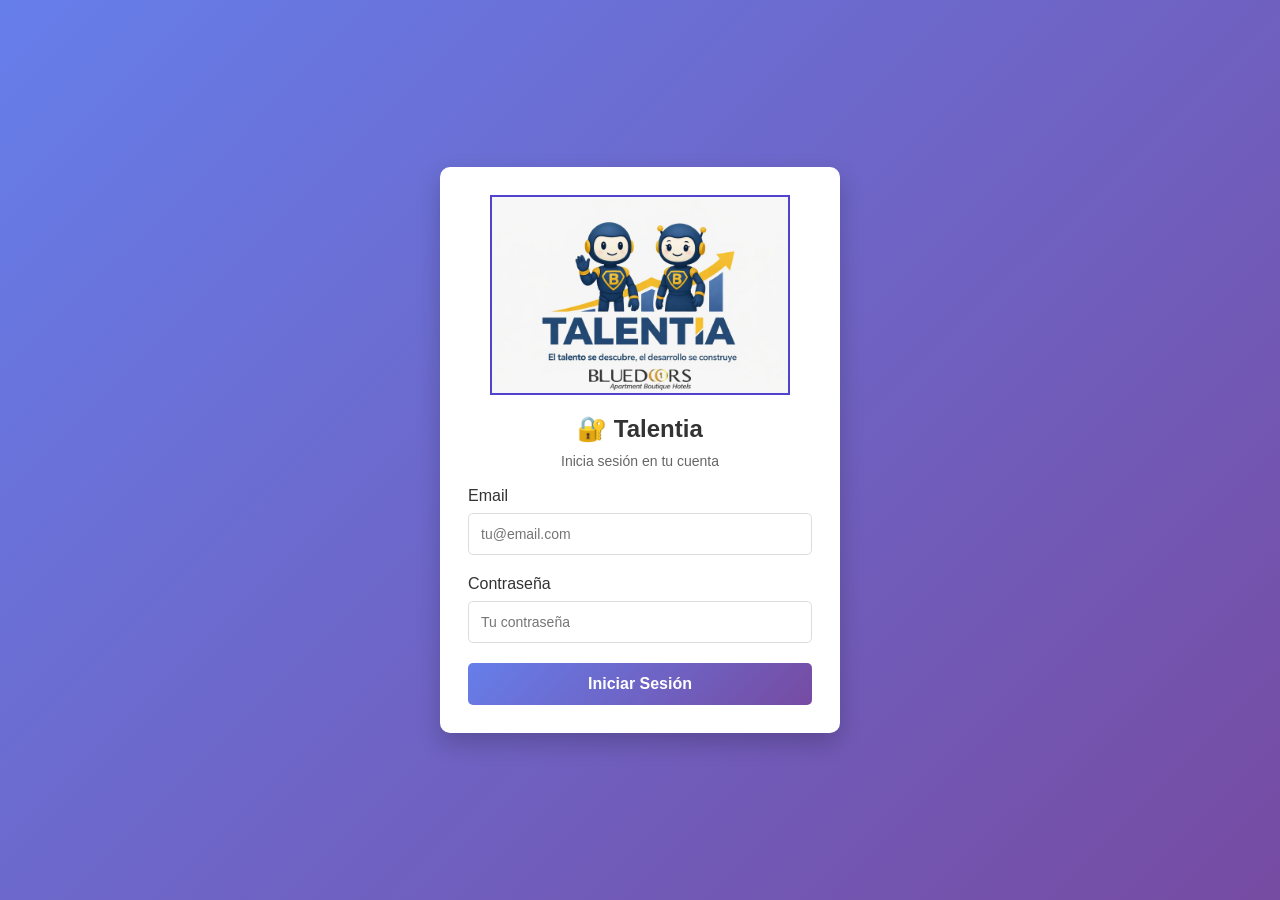
<file: admin-maestras.html>
<!DOCTYPE html>
<html lang="es">
<head>
    <meta charset="UTF-8">
    <meta name="viewport" content="width=device-width, initial-scale=1.0">
    <title>Gestión de Tablas Maestras</title>
    <link rel="stylesheet" href="styles.css">
    <style>
        .tabs {
            display: flex;
            gap: 10px;
            margin-bottom: 20px;
            border-bottom: 2px solid #e9ecef;
        }

        .tab {
            padding: 12px 24px;
            background: transparent;
            border: none;
            cursor: pointer;
            font-size: 1em;
            font-weight: 500;
            color: #666;
            border-bottom: 3px solid transparent;
            transition: all 0.3s;
        }

        .tab.active {
            color: #667eea;
            border-bottom-color: #667eea;
        }

        .tab:hover {
            color: #667eea;
        }

        .tab-content {
            display: none;
        }

        .tab-content.active {
            display: block;
        }

        .table-container {
            background: white;
            border-radius: 10px;
            padding: 20px;
            box-shadow: 0 2px 8px rgba(0,0,0,0.1);
        }

        .table-header {
            display: flex;
            justify-content: space-between;
            align-items: center;
            margin-bottom: 20px;
        }

        .btn-add {
            padding: 10px 20px;
            background: #28a745;
            color: white;
            border: none;
            border-radius: 8px;
            cursor: pointer;
            font-size: 1em;
            transition: background 0.3s;
        }

        .btn-add:hover {
            background: #218838;
        }

        table {
            width: 100%;
            border-collapse: collapse;
        }

        th {
            background: #f8f9fa;
            padding: 12px;
            text-align: left;
            font-weight: 600;
            border-bottom: 2px solid #dee2e6;
        }

        td {
            padding: 12px;
            border-bottom: 1px solid #dee2e6;
        }

        .action-buttons {
            display: flex;
            gap: 8px;
            justify-content: flex-end;
        }

        .btn-edit, .btn-delete {
            padding: 6px 12px;
            border: none;
            border-radius: 5px;
            cursor: pointer;
            font-size: 0.9em;
            transition: all 0.3s;
        }

        .btn-edit {
            background: #17a2b8;
            color: white;
        }

        .btn-edit:hover {
            background: #138496;
        }

        .btn-delete {
            background: #dc3545;
            color: white;
        }

        .btn-delete:hover {
            background: #c82333;
        }

        /* Modal */
        .modal {
            display: none;
            position: fixed;
            z-index: 1000;
            left: 0;
            top: 0;
            width: 100%;
            height: 100%;
            background-color: rgba(0,0,0,0.5);
        }

        .modal-content {
            background-color: white;
            margin: 5% auto;
            padding: 30px;
            border-radius: 10px;
            width: 90%;
            max-width: 500px;
            box-shadow: 0 10px 30px rgba(0,0,0,0.3);
        }

        .close-modal {
            float: right;
            font-size: 28px;
            font-weight: bold;
            cursor: pointer;
            color: #999;
        }

        .close-modal:hover {
            color: #333;
        }

        .form-group {
            margin-bottom: 20px;
        }

        .form-group label {
            display: block;
            margin-bottom: 8px;
            font-weight: 600;
            color: #555;
        }

        .form-group input,
        .form-group textarea {
            width: 100%;
            padding: 10px;
            border: 1px solid #ddd;
            border-radius: 5px;
            font-size: 1em;
        }

        .form-group textarea {
            resize: vertical;
            min-height: 80px;
        }

        .form-actions {
            display: flex;
            gap: 10px;
            justify-content: flex-end;
            margin-top: 20px;
        }

        .btn-save {
            padding: 10px 24px;
            background: #667eea;
            color: white;
            border: none;
            border-radius: 8px;
            cursor: pointer;
            font-size: 1em;
        }

        .btn-cancel {
            padding: 10px 24px;
            background: #6c757d;
            color: white;
            border: none;
            border-radius: 8px;
            cursor: pointer;
            font-size: 1em;
        }

        .navigation {
            display: flex;
            gap: 15px;
            margin-bottom: 20px;
        }

        .nav-link {
            padding: 12px 24px;
            background: #667eea;
            color: white;
            border: none;
            border-radius: 8px;
            font-size: 1em;
            cursor: pointer;
            transition: all 0.3s ease;
            display: inline-flex;
            align-items: center;
            gap: 8px;
            font-weight: 500;
        }

        .nav-link:hover {
            background: #764ba2;
            transform: translateY(-2px);
            box-shadow: 0 4px 8px rgba(0, 0, 0, 0.2);
        }

        .nav-link.active {
            background: #764ba2;
        }
    </style>
</head>
<body>
    <div class="container">
        <header>
            <h1>Gestión de Tablas Maestras</h1>
            <p class="subtitle">Administración de Empresas, Cargos y Centros de Costo</p>
            <button onclick="logout()" style="position: absolute; top: 20px; right: 20px; padding: 10px 20px; background: #dc3545; color: white; border: none; border-radius: 8px; cursor: pointer; font-size: 0.9em; font-weight: 500;">🚪 Salir</button>
        </header>

        <div class="content">
            <div class="navigation">
                <button class="nav-link" onclick="window.location.href='index.html'">🏠 Inicio</button>
            </div>

            <div class="tabs">
                <button class="tab active" onclick="showTab('empresas')">🏢 Empresas</button>
                <button class="tab" onclick="showTab('cargos')">💼 Cargos</button>
                <button class="tab" onclick="showTab('centros')">🏬 Centros de Costo</button>
            </div>

            <!-- Tab Empresas -->
            <div id="tab-empresas" class="tab-content active">
                <div class="table-container">
                    <div class="table-header">
                        <h2>Empresas</h2>
                        <button class="btn-add" onclick="openModalEmpresa()">➕ Nueva Empresa</button>
                    </div>
                    <table>
                        <thead>
                            <tr>
                                <th>Razón Social</th>
                                <th>NIT</th>
                                <th>Ciudad</th>
                                <th>Acciones</th>
                            </tr>
                        </thead>
                        <tbody id="empresasBody">
                            <tr>
                                <td colspan="4" style="text-align: center;">Cargando...</td>
                            </tr>
                        </tbody>
                    </table>
                </div>
            </div>

            <!-- Tab Cargos -->
            <div id="tab-cargos" class="tab-content">
                <div class="table-container">
                    <div class="table-header">
                        <h2>Cargos</h2>
                        <button class="btn-add" onclick="openModalCargo()">➕ Nuevo Cargo</button>
                    </div>
                    <table>
                        <thead>
                            <tr>
                                <th>Nombre</th>
                                <th>Descripción</th>
                                <th>Acciones</th>
                            </tr>
                        </thead>
                        <tbody id="cargosBody">
                            <tr>
                                <td colspan="3" style="text-align: center;">Cargando...</td>
                            </tr>
                        </tbody>
                    </table>
                </div>
            </div>

            <!-- Tab Centros de Costo -->
            <div id="tab-centros" class="tab-content">
                <div class="table-container">
                    <div class="table-header">
                        <h2>Centros de Costo</h2>
                        <button class="btn-add" onclick="openModalCentro()">➕ Nuevo Centro de Costo</button>
                    </div>
                    <table>
                        <thead>
                            <tr>
                                <th>Nombre</th>
                                <th>Descripción</th>
                                <th>Acciones</th>
                            </tr>
                        </thead>
                        <tbody id="centrosBody">
                            <tr>
                                <td colspan="3" style="text-align: center;">Cargando...</td>
                            </tr>
                        </tbody>
                    </table>
                </div>
            </div>
        </div>
    </div>

    <!-- Modal Empresa -->
    <div id="modalEmpresa" class="modal">
        <div class="modal-content">
            <span class="close-modal" onclick="closeModal('modalEmpresa')">&times;</span>
            <h2 id="tituloModalEmpresa">Nueva Empresa</h2>
            <form id="formEmpresa">
                <input type="hidden" id="empresaId">
                <div class="form-group">
                    <label for="razonSocial">Razón Social *</label>
                    <input type="text" id="razonSocial" required
                           maxlength="150" title="Máximo 150 caracteres">
                </div>
                <div class="form-group">
                    <label for="nit">NIT *</label>
                    <input type="text" id="nit" required
                           maxlength="12" pattern="[0-9]{6,10}-[0-9]"
                           placeholder="xxxxxxxxx-x"
                           title="Formato: dígitos-dígito verificador (ej: 900123456-7)"
                           oninput="this.value=this.value.replace(/[^0-9-]/g,'')">
                </div>
                <div class="form-group">
                    <label for="ciudad">Ciudad</label>
                    <input type="text" id="ciudad" maxlength="80">
                </div>
                <div class="form-actions">
                    <button type="button" class="btn-cancel" onclick="closeModal('modalEmpresa')">Cancelar</button>
                    <button type="submit" class="btn-save">Guardar</button>
                </div>
            </form>
        </div>
    </div>

    <!-- Modal Cargo -->
    <div id="modalCargo" class="modal">
        <div class="modal-content">
            <span class="close-modal" onclick="closeModal('modalCargo')">&times;</span>
            <h2 id="tituloModalCargo">Nuevo Cargo</h2>
            <form id="formCargo">
                <input type="hidden" id="cargoId">
                <div class="form-group">
                    <label for="cargoNombre">Nombre *</label>
                    <input type="text" id="cargoNombre" required
                           maxlength="100" title="Máximo 100 caracteres">
                </div>
                <div class="form-group">
                    <label for="cargoDescripcion">Descripción</label>
                    <textarea id="cargoDescripcion" maxlength="300"></textarea>
                </div>
                <div class="form-actions">
                    <button type="button" class="btn-cancel" onclick="closeModal('modalCargo')">Cancelar</button>
                    <button type="submit" class="btn-save">Guardar</button>
                </div>
            </form>
        </div>
    </div>

    <!-- Modal Centro de Costo -->
    <div id="modalCentro" class="modal">
        <div class="modal-content">
            <span class="close-modal" onclick="closeModal('modalCentro')">&times;</span>
            <h2 id="tituloModalCentro">Nuevo Centro de Costo</h2>
            <form id="formCentro">
                <input type="hidden" id="centroId">
                <div class="form-group">
                    <label for="centroNombre">Nombre *</label>
                    <input type="text" id="centroNombre" required
                           maxlength="100" title="Máximo 100 caracteres">
                </div>
                <div class="form-group">
                    <label for="centroDescripcion">Descripción</label>
                    <textarea id="centroDescripcion" maxlength="300"></textarea>
                </div>
                <div class="form-actions">
                    <button type="button" class="btn-cancel" onclick="closeModal('modalCentro')">Cancelar</button>
                    <button type="submit" class="btn-save">Guardar</button>
                </div>
            </form>
        </div>
    </div>

    <script>
        const API_URL = '/api';

        // Verificar autenticación
        if (!sessionStorage.getItem('token')) {
            window.location.href = 'login.html';
        }

        // Verificar que sea admin
        const usuarioStr = sessionStorage.getItem('usuario');
        if (usuarioStr) {
            const usuario = JSON.parse(usuarioStr);
            if (usuario.rol !== 'admin') {
                alert('❌ Solo administradores pueden acceder a esta página.');
                window.location.href = 'index.html';
            }
        }

        function getToken() {
            return sessionStorage.getItem('token');
        }

        function getHeaders() {
            return {
                'Authorization': `Bearer ${getToken()}`,
                'Content-Type': 'application/json'
            };
        }

        // Manejar sesión expirada (después de 1 hora de inactividad)
        function handleSessionExpired() {
            const mensajeExpiracion = `
╔════════════════════════════════════════╗
║     SESIÓN EXPIRADA                    ║
╠════════════════════════════════════════╣
║ Tu sesión ha caducado por inactividad  ║
║ durante más de 1 hora.                 ║
║                                        ║
║ Por favor, inicia sesión nuevamente.   ║
╚════════════════════════════════════════╝
            `;
            console.warn(mensajeExpiracion);
            
            // Limpiar datos de sesión
            sessionStorage.removeItem('token');
            sessionStorage.removeItem('usuario');
            
            // Mostrar alerta al usuario
            alert('Tu sesión ha expirado.\n\nPor favor, inicia sesión nuevamente.');
            
            // Redirigir a login
            window.location.href = 'login.html';
        }
        
        // Función para chequear respuesta y manejar 401
        async function fetchConValidacionSesion(url, options = {}) {
            const response = await fetch(url, options);
            
            // Si es 401 (Unauthorized), la sesión expiró
            if (response.status === 401) {
                handleSessionExpired();
                return null;
            }
            
            return response;
        }

        function logout() {
            sessionStorage.removeItem('token');
            sessionStorage.removeItem('usuario');
            window.location.href = 'login.html';
        }

        // Tabs
        function showTab(tabName) {
            // Ocultar todos los tabs
            document.querySelectorAll('.tab-content').forEach(tab => {
                tab.classList.remove('active');
            });
            document.querySelectorAll('.tab').forEach(tab => {
                tab.classList.remove('active');
            });

            // Mostrar tab seleccionado
            document.getElementById(`tab-${tabName}`).classList.add('active');
            event.target.classList.add('active');
        }

        // ==================== EMPRESAS ====================

        async function loadEmpresas() {
            try {
                const response = await fetchConValidacionSesion(`${API_URL}/empresas`, {
                    headers: getHeaders()
                });
                if (!response) return; // Si fetchConValidacionSesion retorna null, handleSessionExpired() ya redirigió
                const empresas = await response.json();
                renderEmpresas(empresas);
            } catch (error) {
                console.error('Error cargando empresas:', error);
            }
        }

        function renderEmpresas(empresas) {
            const tbody = document.getElementById('empresasBody');
            if (empresas.length === 0) {
                tbody.innerHTML = '<tr><td colspan="4" style="text-align: center;">No hay empresas registradas</td></tr>';
                return;
            }

            tbody.innerHTML = empresas.map(emp => `
                <tr>
                    <td>${emp.razon_social}</td>
                    <td>${emp.nit}</td>
                    <td>${emp.ciudad || '-'}</td>
                    <td>
                        <div class="action-buttons">
                            <button class="btn-edit" onclick="editarEmpresa(${emp.id})">✏️ Editar</button>
                            <button class="btn-delete" onclick="eliminarEmpresa(${emp.id}, '${emp.razon_social}')">🗑️ Eliminar</button>
                        </div>
                    </td>
                </tr>
            `).join('');
        }

        function openModalEmpresa(id = null) {
            document.getElementById('modalEmpresa').style.display = 'block';
            document.getElementById('formEmpresa').reset();
            document.getElementById('empresaId').value = '';
            document.getElementById('tituloModalEmpresa').textContent = 'Nueva Empresa';
        }

        async function editarEmpresa(id) {
            try {
                const response = await fetch(`${API_URL}/empresas/${id}`, {
                    headers: getHeaders()
                });
                const empresa = await response.json();

                document.getElementById('empresaId').value = empresa.id;
                document.getElementById('razonSocial').value = empresa.razon_social;
                document.getElementById('nit').value = empresa.nit;
                document.getElementById('ciudad').value = empresa.ciudad || '';
                document.getElementById('tituloModalEmpresa').textContent = 'Editar Empresa';
                document.getElementById('modalEmpresa').style.display = 'block';
            } catch (error) {
                console.error('Error:', error);
                alert('Error al cargar empresa');
            }
        }

        document.getElementById('formEmpresa').addEventListener('submit', async (e) => {
            e.preventDefault();
            const id = document.getElementById('empresaId').value;
            const data = {
                razon_social: document.getElementById('razonSocial').value,
                nit: document.getElementById('nit').value,
                ciudad: document.getElementById('ciudad').value
            };

            try {
                const url = id ? `${API_URL}/empresas/${id}` : `${API_URL}/empresas`;
                const method = id ? 'PUT' : 'POST';
                
                const response = await fetch(url, {
                    method: method,
                    headers: getHeaders(),
                    body: JSON.stringify(data)
                });

                if (response.ok) {
                    alert('✅ Empresa guardada exitosamente');
                    closeModal('modalEmpresa');
                    loadEmpresas();
                } else {
                    const error = await response.json();
                    alert('❌ Error: ' + error.error);
                }
            } catch (error) {
                console.error('Error:', error);
                alert('❌ Error al guardar empresa');
            }
        });

        async function eliminarEmpresa(id, nombre) {
            if (!confirm(`¿Estás seguro de eliminar la empresa "${nombre}"?`)) return;

            try {
                const response = await fetch(`${API_URL}/empresas/${id}`, {
                    method: 'DELETE',
                    headers: getHeaders()
                });

                if (response.ok) {
                    alert('✅ Empresa eliminada');
                    loadEmpresas();
                } else {
                    alert('❌ Error al eliminar empresa');
                }
            } catch (error) {
                console.error('Error:', error);
                alert('❌ Error al eliminar empresa');
            }
        }

        // ==================== CARGOS ====================

        async function loadCargos() {
            try {
                const response = await fetchConValidacionSesion(`${API_URL}/cargos`, {
                    headers: getHeaders()
                });
                if (!response) return; // Si fetchConValidacionSesion retorna null, handleSessionExpired() ya redirigió
                const cargos = await response.json();
                renderCargos(cargos);
            } catch (error) {
                console.error('Error cargando cargos:', error);
            }
        }

        function renderCargos(cargos) {
            const tbody = document.getElementById('cargosBody');
            if (cargos.length === 0) {
                tbody.innerHTML = '<tr><td colspan="3" style="text-align: center;">No hay cargos registrados</td></tr>';
                return;
            }

            tbody.innerHTML = cargos.map(cargo => `
                <tr>
                    <td>${cargo.nombre}</td>
                    <td>${cargo.descripcion || '-'}</td>
                    <td>
                        <div class="action-buttons">
                            <button class="btn-edit" onclick="editarCargo(${cargo.id})">✏️ Editar</button>
                            <button class="btn-delete" onclick="eliminarCargo(${cargo.id}, '${cargo.nombre}')">🗑️ Eliminar</button>
                        </div>
                    </td>
                </tr>
            `).join('');
        }

        function openModalCargo() {
            document.getElementById('modalCargo').style.display = 'block';
            document.getElementById('formCargo').reset();
            document.getElementById('cargoId').value = '';
            document.getElementById('tituloModalCargo').textContent = 'Nuevo Cargo';
        }

        async function editarCargo(id) {
            try {
                const response = await fetch(`${API_URL}/cargos/${id}`, {
                    headers: getHeaders()
                });
                const cargo = await response.json();

                document.getElementById('cargoId').value = cargo.id;
                document.getElementById('cargoNombre').value = cargo.nombre;
                document.getElementById('cargoDescripcion').value = cargo.descripcion || '';
                document.getElementById('tituloModalCargo').textContent = 'Editar Cargo';
                document.getElementById('modalCargo').style.display = 'block';
            } catch (error) {
                console.error('Error:', error);
                alert('Error al cargar cargo');
            }
        }

        document.getElementById('formCargo').addEventListener('submit', async (e) => {
            e.preventDefault();
            const id = document.getElementById('cargoId').value;
            const data = {
                nombre: document.getElementById('cargoNombre').value,
                descripcion: document.getElementById('cargoDescripcion').value
            };

            try {
                const url = id ? `${API_URL}/cargos/${id}` : `${API_URL}/cargos`;
                const method = id ? 'PUT' : 'POST';
                
                const response = await fetch(url, {
                    method: method,
                    headers: getHeaders(),
                    body: JSON.stringify(data)
                });

                if (response.ok) {
                    alert('✅ Cargo guardado exitosamente');
                    closeModal('modalCargo');
                    loadCargos();
                } else {
                    const error = await response.json();
                    alert('❌ Error: ' + error.error);
                }
            } catch (error) {
                console.error('Error:', error);
                alert('❌ Error al guardar cargo');
            }
        });

        async function eliminarCargo(id, nombre) {
            if (!confirm(`¿Estás seguro de eliminar el cargo "${nombre}"?`)) return;

            try {
                const response = await fetch(`${API_URL}/cargos/${id}`, {
                    method: 'DELETE',
                    headers: getHeaders()
                });

                if (response.ok) {
                    alert('✅ Cargo eliminado');
                    loadCargos();
                } else {
                    alert('❌ Error al eliminar cargo');
                }
            } catch (error) {
                console.error('Error:', error);
                alert('❌ Error al eliminar cargo');
            }
        }

        // ==================== CENTROS DE COSTO ====================

        async function loadCentros() {
            try {
                const response = await fetchConValidacionSesion(`${API_URL}/centros-costo`, {
                    headers: getHeaders()
                });
                if (!response) return; // Si fetchConValidacionSesion retorna null, handleSessionExpired() ya redirigió
                const centros = await response.json();
                renderCentros(centros);
            } catch (error) {
                console.error('Error cargando centros:', error);
            }
        }

        function renderCentros(centros) {
            const tbody = document.getElementById('centrosBody');
            if (centros.length === 0) {
                tbody.innerHTML = '<tr><td colspan="3" style="text-align: center;">No hay centros de costo registrados</td></tr>';
                return;
            }

            tbody.innerHTML = centros.map(centro => `
                <tr>
                    <td>${centro.nombre}</td>
                    <td>${centro.descripcion || '-'}</td>
                    <td>
                        <div class="action-buttons">
                            <button class="btn-edit" onclick="editarCentro(${centro.id})">✏️ Editar</button>
                            <button class="btn-delete" onclick="eliminarCentro(${centro.id}, '${centro.nombre}')">🗑️ Eliminar</button>
                        </div>
                    </td>
                </tr>
            `).join('');
        }

        function openModalCentro() {
            document.getElementById('modalCentro').style.display = 'block';
            document.getElementById('formCentro').reset();
            document.getElementById('centroId').value = '';
            document.getElementById('tituloModalCentro').textContent = 'Nuevo Centro de Costo';
        }

        async function editarCentro(id) {
            try {
                const response = await fetch(`${API_URL}/centros-costo/${id}`, {
                    headers: getHeaders()
                });
                const centro = await response.json();

                document.getElementById('centroId').value = centro.id;
                document.getElementById('centroNombre').value = centro.nombre;
                document.getElementById('centroDescripcion').value = centro.descripcion || '';
                document.getElementById('tituloModalCentro').textContent = 'Editar Centro de Costo';
                document.getElementById('modalCentro').style.display = 'block';
            } catch (error) {
                console.error('Error:', error);
                alert('Error al cargar centro de costo');
            }
        }

        document.getElementById('formCentro').addEventListener('submit', async (e) => {
            e.preventDefault();
            const id = document.getElementById('centroId').value;
            const data = {
                nombre: document.getElementById('centroNombre').value,
                descripcion: document.getElementById('centroDescripcion').value
            };

            try {
                const url = id ? `${API_URL}/centros-costo/${id}` : `${API_URL}/centros-costo`;
                const method = id ? 'PUT' : 'POST';
                
                const response = await fetch(url, {
                    method: method,
                    headers: getHeaders(),
                    body: JSON.stringify(data)
                });

                if (response.ok) {
                    alert('✅ Centro de costo guardado exitosamente');
                    closeModal('modalCentro');
                    loadCentros();
                } else {
                    const error = await response.json();
                    alert('❌ Error: ' + error.error);
                }
            } catch (error) {
                console.error('Error:', error);
                alert('❌ Error al guardar centro de costo');
            }
        });

        async function eliminarCentro(id, nombre) {
            if (!confirm(`¿Estás seguro de eliminar el centro de costo "${nombre}"?`)) return;

            try {
                const response = await fetch(`${API_URL}/centros-costo/${id}`, {
                    method: 'DELETE',
                    headers: getHeaders()
                });

                if (response.ok) {
                    alert('✅ Centro de costo eliminado');
                    loadCentros();
                } else {
                    alert('❌ Error al eliminar centro de costo');
                }
            } catch (error) {
                console.error('Error:', error);
                alert('❌ Error al eliminar centro de costo');
            }
        }

        // Modal close
        function closeModal(modalId) {
            document.getElementById(modalId).style.display = 'none';
        }

        // Cargar datos al inicio
        loadEmpresas();
        loadCargos();
        loadCentros();
    </script>
    <script src="keep-alive.js"></script>
    <footer style="background: #f8f9fa; padding: 15px; text-align: center; color: #666; border-top: 1px solid #dee2e6; margin-top: 20px;">
        <p>&copy; 2026 Bluedoors-Talentia. Desarrollado por Wilson Herrera.</p>
    </footer>
</body>
</html>
</file>
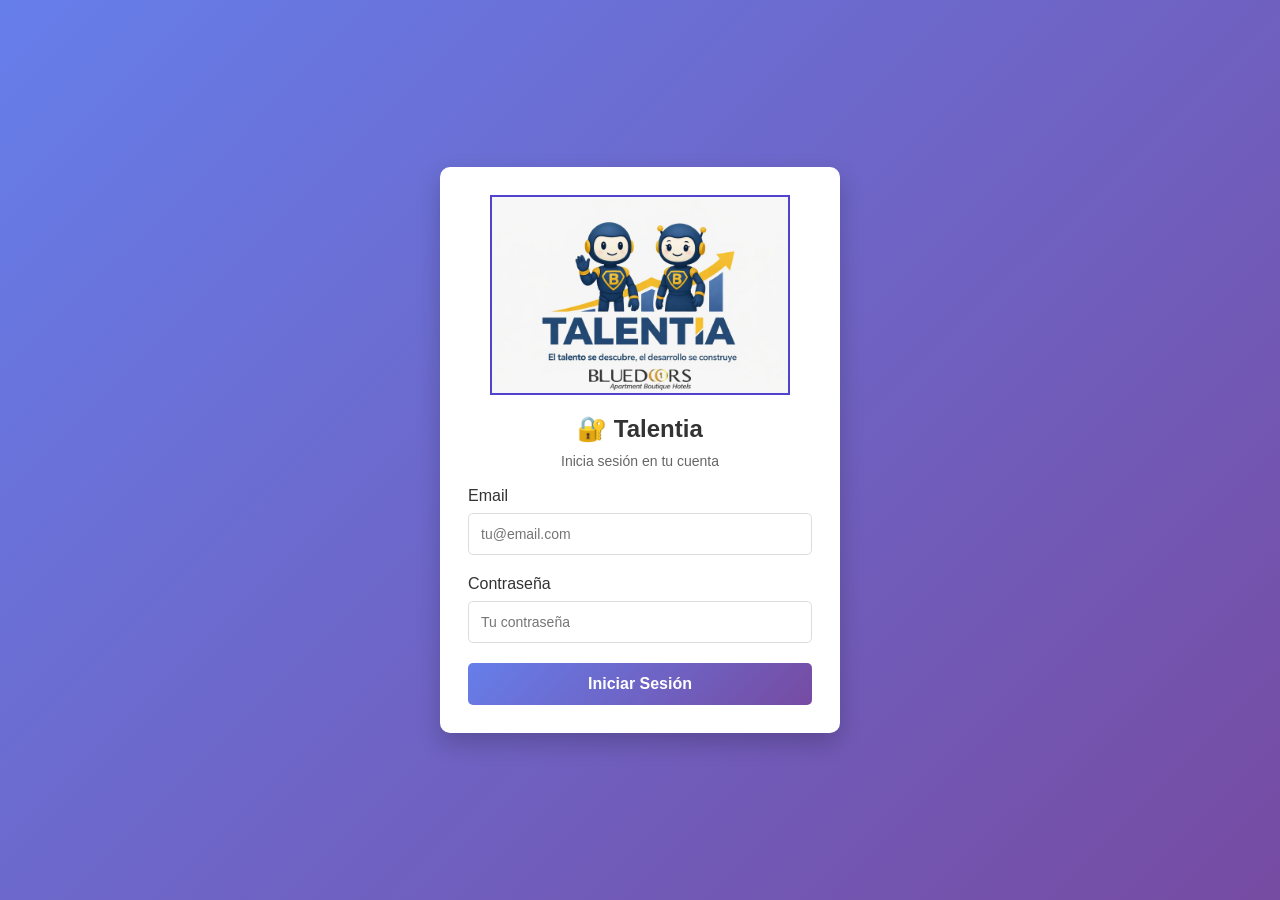
<file: admin.html>
<!DOCTYPE html>
<html lang="es">
<head>
    <meta charset="UTF-8">
    <meta name="viewport" content="width=device-width, initial-scale=1.0">
    <title>Panel de Administración</title>
    <style>
        * {
            margin: 0;
            padding: 0;
            box-sizing: border-box;
        }
        
        body {
            font-family: 'Segoe UI', Tahoma, Geneva, Verdana, sans-serif;
            background: #f5f7fa;
            color: #333;
        }
        
        .header {
            background: white;
            color: #333;
            padding: 24px 24px 18px;
            display: flex;
            flex-direction: column;
            align-items: center;
            justify-content: center;
            box-shadow: 0 2px 8px rgba(0,0,0,0.1);
            gap: 8px;
            position: relative;
        }
        
        .header-left {
            display: flex;
            flex-direction: column;
            align-items: center;
            gap: 6px;
        }
        
        .header-logo {
            max-width: 200px;
            height: auto;
        }
        
        .header h1 {
            font-size: 2.1em;
            color: #333;
            margin-bottom: 2px;
        }
        
        .header-right {
            position: absolute;
            top: 20px;
            right: 40px;
            display: flex;
            gap: 20px;
            align-items: center;
        }
        
        .user-info {
            font-size: 14px;
            color: #333;
        }
        
        .logout-btn {
            background: #dc3545;
            border: 1px solid #dc3545;
            color: white;
            padding: 8px 15px;
            border-radius: 5px;
            cursor: pointer;
            transition: all 0.3s;
        }
        
        .logout-btn:hover {
            background: #c82333;
        }
        
        .container {
            max-width: 100%;
            width: 100%;
            margin: 0 auto;
            padding: 20px 10px;
            box-sizing: border-box;
        }
        
        .intro-card {
            background: white;
            padding: 15px;
            border-radius: 8px;
            margin-bottom: 20px;
            box-shadow: 0 2px 4px rgba(0,0,0,0.1);
            border-left: 4px solid #667eea;
        }
        
        .intro-card h2 {
            color: #667eea;
            margin-bottom: 8px;
            font-size: 1.1em;
        }
        
        .intro-card p {
            color: #666;
            line-height: 1.5;
            font-size: 0.95em;
        }
        
        .content {
            display: grid;
            grid-template-columns: 1fr 1fr;
            gap: 15px;
            width: 100%;
            box-sizing: border-box;
        }
        
        @media (max-width: 1024px) {
            .content {
                grid-template-columns: 1fr;
                gap: 20px;
            }
        }
        
        .card {
            background: white;
            border-radius: 8px;
            box-shadow: 0 2px 8px rgba(0,0,0,0.1);
            overflow: hidden;
            min-width: 0;
        }
        
        .card-title {
            background: #f8f9fa;
            padding: 12px 15px;
            border-bottom: 1px solid #e9ecef;
            font-weight: 600;
            color: #333;
            font-size: 0.95em;
        }
        
        .card-content {
            padding: 15px;
        }
        
        .employee-list {
            max-height: 600px;
            overflow-y: auto;
        }
        
        .employee-item {
            padding: 20px;
            border: 2px solid #667eea;
            border-radius: 8px;
            margin-bottom: 14px;
            display: flex;
            flex-direction: column;
            gap: 12px;
            word-break: break-word;
            background: #f9f9ff;
        }
        
        .employee-item:last-child {
            border-bottom: none;
        }
        
        .employee-info {
            flex: 1;
            min-width: 0;
        }
        
        .employee-name {
            font-weight: 700;
            color: #333;
            margin-bottom: 0;
            font-size: 1.35em;
            word-break: break-word;
            line-height: 1.3;
        }
        
        .employee-email {
            font-size: 14px;
            color: #999;
            word-break: break-all;
            margin-bottom: 2px;
            font-weight: 500;
        }
        
        .role-badge {
            display: inline-block;
            padding: 6px 12px;
            border-radius: 20px;
            font-size: 13px;
            font-weight: 700;
            align-self: flex-start;
        }
        
        .role-admin {
            background: #fee;
            color: #c33;
        }
        
        .role-jefe {
            background: #eef;
            color: #33c;
        }
        
        .role-empleado {
            background: #efe;
            color: #3c3;
        }
        
        .role-select {
            padding: 4px 8px;
            border: 1px solid #ddd;
            border-radius: 4px;
            font-size: 12px;
            cursor: pointer;
            width: 100%;
        }
        
        .change-btn {
            padding: 5px 10px;
            background: #667eea;
            color: white;
            border: none;
            border-radius: 4px;
            cursor: pointer;
            font-size: 12px;
            transition: background 0.3s;
            width: auto;
        }
        
        .change-btn:hover {
            background: #5568d3;
        }
        
        .change-btn:disabled {
            background: #ccc;
            cursor: not-allowed;
        }
        
        .error-message {
            background: #fee;
            color: #c33;
            padding: 10px;
            border-radius: 4px;
            margin-bottom: 15px;
            display: none;
            border-left: 4px solid #c33;
            font-size: 0.9em;
        }
        
        .error-message.show {
            display: block;
        }
        
        .success-message {
            background: #efe;
            color: #3c3;
            padding: 10px;
            border-radius: 4px;
            margin-bottom: 15px;
            display: none;
            border-left: 4px solid #3c3;
            font-size: 0.9em;
        }
        
        .success-message.show {
            display: block;
        }
        
        .loading {
            text-align: center;
            padding: 30px;
            color: #999;
            font-size: 0.9em;
        }
        
        .spinner {
            display: inline-block;
            width: 30px;
            height: 30px;
            border: 3px solid #f3f3f3;
            border-top: 3px solid #667eea;
            border-radius: 50%;
            animation: spin 1s linear infinite;
        }
        
        @keyframes spin {
            0% { transform: rotate(0deg); }
            100% { transform: rotate(360deg); }
        }
        
        .role-section {
            display: flex;
            flex-direction: column;
            gap: 3px;
            width: 100%;
            align-items: flex-start;
        }
        
        .password-section {
            display: flex;
            gap: 12px;
            align-items: center;
            width: 100%;
            padding: 14px;
            background: white;
            border: 1px solid #ddd;
            border-radius: 6px;
        }
        
        .password-input {
            padding: 12px 16px;
            border: 2px solid #ddd;
            border-radius: 6px;
            font-size: 16px;
            max-width: 280px;
            box-sizing: border-box;
            font-weight: 500;
        }
        
        .password-input:focus {
            border-color: #667eea;
            outline: none;
            box-shadow: 0 0 0 3px rgba(102, 126, 234, 0.1);
        }
        
        .password-change-btn {
            background: #28a745;
            white-space: nowrap;
            padding: 12px 20px;
            width: auto;
            flex-shrink: 0;
            font-size: 15px;
            font-weight: 700;
        }
        
        .password-change-btn:hover {
            background: #218838;
        }

        @media (max-width: 900px) {
            .header {
                padding: 20px 16px 14px;
            }

            .header h1 {
                font-size: 1.8em;
            }

            .header-right {
                right: 16px;
            }
        }
    </style>
</head>
<body>
    <div class="header">
        <div class="header-left">
            <h1>🔑 Panel de Administración</h1>
        </div>
        <div class="header-right">
            <div class="user-info">
                <div id="userName">Administrador</div>
                <div id="userEmail" style="font-size: 12px; opacity: 0.8;">admin@empresa.com</div>
            </div>
            <button class="logout-btn" onclick="logout()">Cerrar Sesión</button>
        </div>
    </div>
    
    <div class="container">
        <div class="intro-card">
            <h2>👋 Bienvenido al Panel de Administración</h2>
            <p>
                Aquí puedes gestionar accesos de autoevaluación y contraseñas de los empleados.
                La asignación de <strong>rol</strong> ahora se realiza en el módulo de <strong>Empleados</strong>.
            </p>
        </div>
        
        <div class="content">
            <!-- Lista de empleados -->
            <div class="card">
                <div class="card-title">👥 Gestionar Empleados</div>
                <div class="card-content">
                    <div class="error-message" id="errorMessage"></div>
                    <div class="success-message" id="successMessage"></div>
                    
                    <div id="employeeContainer" class="loading">
                        <div class="spinner"></div>
                        <p>Cargando empleados...</p>
                    </div>
                </div>
            </div>
            
            <!-- Info de roles -->
            <div class="card">
                <div class="card-title">📋 Referencia de Roles</div>
                <div class="card-content">
                    <div style="margin-bottom: 20px;">
                        <div class="role-badge role-admin">👑 ADMIN</div>
                        <p style="margin-top: 8px; font-size: 15px; color: #666;">
                            Acceso total al sistema. Puede crear, editar y eliminar empleados. Gestiona todas las evaluaciones.
                        </p>
                    </div>
                    
                    <div style="margin-bottom: 20px;">
                        <div class="role-badge role-jefe">📊 JEFE</div>
                        <p style="margin-top: 8px; font-size: 15px; color: #666;">
                            Puede ver y evaluar a sus subordinados directos. Acceso limitado a su equipo.
                        </p>
                    </div>
                    
                    <div>
                        <div class="role-badge role-empleado">👤 EMPLEADO</div>
                        <p style="margin-top: 8px; font-size: 15px; color: #666;">
                            Acceso básico. Solo ve su perfil y puede ser evaluado. Autoevaluación disponible.
                        </p>
                    </div>
                </div>
            </div>
            
            <!-- Generar códigos de acceso -->
            <div class="card">
                <div class="card-title">🔑 Generar Código de Autoevaluación</div>
                <div class="card-content">
                    <div class="error-message" id="codigoErrorMessage"></div>
                    <div class="success-message" id="codigoSuccessMessage"></div>
                    
                    <div style="margin-bottom: 15px;">
                        <label style="display: block; margin-bottom: 8px; font-weight: 600; color: #333;">
                            Seleccionar Empleado:
                        </label>
                        <select id="empleadoSelectCodigo" style="width: 100%; padding: 8px; border: 1px solid #ddd; border-radius: 4px; font-size: 14px;">
                            <option value="">-- Cargando empleados --</option>
                        </select>
                    </div>
                    
                    <button onclick="generarCodigoAcceso()" style="width: 100%; padding: 10px; background: #667eea; color: white; border: none; border-radius: 4px; cursor: pointer; font-weight: 600; font-size: 14px;">
                        Generar Código
                    </button>
                    
                    <div id="codigoResultado" style="display: none; margin-top: 15px; padding: 15px; background: #f0f8ff; border: 1px solid #667eea; border-radius: 4px;">
                        <label style="display: block; font-weight: 600; color: #333; margin-bottom: 8px;">Código Generado:</label>
                        <div style="display: flex; gap: 8px; align-items: center;">
                            <input type="text" id="codigoGenerado" readonly style="flex: 1; padding: 8px; border: 1px solid #667eea; border-radius: 4px; font-size: 16px; font-weight: bold; background: white; text-align: center;">
                            <button onclick="copiarCodigo()" style="padding: 8px 15px; background: #28a745; color: white; border: none; border-radius: 4px; cursor: pointer; font-weight: 600;">
                                📋 Copiar
                            </button>
                        </div>
                        <small style="display: block; margin-top: 10px; color: #666;"># ⚠️ Comparte este código con el empleado. Puede usarse una sola vez.</small>
                    </div>
                </div>
            </div>
        </div>
    </div>
    
    <script>
        // Verificar autenticación
        const token = sessionStorage.getItem('token');
        const usuario = JSON.parse(sessionStorage.getItem('usuario'));
        
        if (!token || usuario.rol !== 'admin') {
            window.location.href = 'login.html';
        }
        
        document.getElementById('userName').textContent = `${usuario.nombre || ''} ${usuario.apellidos || ''}`.trim() || 'Administrador';
        document.getElementById('userEmail').textContent = usuario.email || 'admin@empresa.com';
        
        // Manejar sesión expirada (después de 1 hora de inactividad)
        function handleSessionExpired() {
            const mensajeExpiracion = `
╔════════════════════════════════════════╗
║     SESIÓN EXPIRADA                    ║
╠════════════════════════════════════════╣
║ Tu sesión ha caducado por inactividad  ║
║ durante más de 1 hora.                 ║
║                                        ║
║ Por favor, inicia sesión nuevamente.   ║
╚════════════════════════════════════════╝
            `;
            console.warn(mensajeExpiracion);
            
            // Limpiar datos de sesión
            sessionStorage.removeItem('token');
            sessionStorage.removeItem('usuario');
            
            // Mostrar alerta al usuario
            alert('Tu sesión ha expirado.\n\nPor favor, inicia sesión nuevamente.');
            
            // Redirigir a login
            window.location.href = 'login.html';
        }
        
        // Función para chequear respuesta y manejar 401
        async function fetchConValidacionSesion(url, options = {}) {
            const response = await fetch(url, options);
            
            // Si es 401 (Unauthorized), la sesión expiró
            if (response.status === 401) {
                handleSessionExpired();
                return null;
            }
            
            return response;
        }
        
        // Cargar empleados
        async function loadEmployees() {
            try {
                const response = await fetchConValidacionSesion('/api/empleados', {
                    method: 'GET',
                    headers: {
                        'Authorization': `Bearer ${token}`,
                        'Content-Type': 'application/json'
                    }
                });
                
                if (!response) return; // Si fetchConValidacionSesion retorna null, handleSessionExpired() ya redirigió
                if (!response.ok) {
                    throw new Error('Error al cargar empleados');
                }
                
                const empleados = await response.json();
                displayEmployees(empleados);
                
            } catch (error) {
                showError('Error al cargar empleados: ' + error.message);
                document.getElementById('employeeContainer').innerHTML = 
                    '<p style="color: #c33; text-align: center;">Error al cargar empleados</p>';
            }
        }
        
        function displayEmployees(empleados) {
            const container = document.getElementById('employeeContainer');
            
            // Filtrar solo evaluadores (jefes y administradores)
            const evaluadores = empleados.filter(emp => 
                emp.rol && emp.rol.toLowerCase() !== 'empleado'
            );
            
            if (evaluadores.length === 0) {
                container.innerHTML = '<p style="text-align: center; color: #999;">No hay evaluadores registrados</p>';
                return;
            }
            
            // Cargar también el select de códigos (con todos los empleados)
            cargarEmpleadosEnSelectCodigo(empleados);
            
            let html = '<div class="employee-list">';
            
            evaluadores.forEach(emp => {
                const rolClass = `role-${emp.rol}`;
                const nombreCompleto = emp.nombres_completos || emp.correo_corporativo || 'Usuario';
                const email = emp.correo_corporativo || emp.email || '';
                html += `
                    <div class="employee-item">
                        <div class="employee-info">
                            <div class="employee-name">${nombreCompleto}</div>
                            ${email ? `<div class="employee-email">${email}</div>` : ''}
                        </div>
                        <span class="role-badge ${rolClass}">${emp.rol.toUpperCase()}</span>
                        <div class="password-section">
                            <input type="password" class="password-input" id="password-${emp.id}" placeholder="Nueva contraseña">
                            <button class="change-btn password-change-btn" onclick="changePassword(${emp.id}, '${nombreCompleto}')">
                                Asignar Contraseña
                            </button>
                        </div>
                    </div>
                `;
            });
            
            html += '</div>';
            container.innerHTML = html;
        }

        function cargarEmpleadosEnSelectCodigo(empleados) {
            const select = document.getElementById('empleadoSelectCodigo');
            if (!select) return;

            // Limpiar opciones excepto la primera
            while (select.options.length > 1) {
                select.remove(1);
            }

            // Agregar empleados
            empleados.forEach(emp => {
                const nombreCompleto = emp.nombres_completos || emp.correo_corporativo || 'Usuario';
                const option = document.createElement('option');
                option.value = emp.id;
                option.textContent = `${nombreCompleto} (${emp.identificacion || 'sin ID'})`;
                select.appendChild(option);
            });

            select.value = '';  // Reset a opción por defecto
        }
        
        async function generarCodigoAcceso() {
            const selectEmpleado = document.getElementById('empleadoSelectCodigo');
            const empleadoId = selectEmpleado?.value;
            const resultadoDiv = document.getElementById('codigoResultado');
            const inputCodigo = document.getElementById('codigoGenerado');
            const errorMsg = document.getElementById('codigoErrorMessage');
            const successMsg = document.getElementById('codigoSuccessMessage');
            
            // Limpiar mensajes
            if (errorMsg) errorMsg.style.display = 'none';
            if (successMsg) successMsg.style.display = 'none';
            
            if (!empleadoId) {
                if (errorMsg) {
                    errorMsg.textContent = '❌ Por favor selecciona un empleado';
                    errorMsg.style.display = 'block';
                }
                return;
            }
            
            try {
                const response = await fetch('/api/codigos-acceso/generar', {
                    method: 'POST',
                    headers: {
                        'Authorization': `Bearer ${token}`,
                        'Content-Type': 'application/json'
                    },
                    body: JSON.stringify({ empleado_id: parseInt(empleadoId) })
                });
                
                const data = await response.json();
                
                if (!response.ok) {
                    throw new Error(data.error || 'Error al generar código');
                }
                
                // Mostrar código generado
                if (inputCodigo) inputCodigo.value = data.codigo;
                if (resultadoDiv) resultadoDiv.style.display = 'block';
                
                // Mostrar mensaje de éxito
                if (successMsg) {
                    successMsg.textContent = `✓ Código generado exitosamente para ${data.empleado_id}`;
                    successMsg.style.display = 'block';
                }
            } catch (error) {
                console.error('Error:', error);
                if (errorMsg) {
                    errorMsg.textContent = `❌ ${error.message}`;
                    errorMsg.style.display = 'block';
                }
                if (resultadoDiv) resultadoDiv.style.display = 'none';
            }
        }
        
        function copiarCodigo() {
            const inputCodigo = document.getElementById('codigoGenerado');
            if (inputCodigo && inputCodigo.value) {
                navigator.clipboard.writeText(inputCodigo.value).then(() => {
                    alert('✓ Código copiado al portapapeles');
                }).catch(() => {
                    alert('Error al copiar código');
                });
            }
        }
        
        async function changePassword(empleadoId, nombre) {
            const passwordInput = document.getElementById(`password-${empleadoId}`);
            const nuevaContrasena = passwordInput.value.trim();
            
            if (!nuevaContrasena) {
                showError('❌ Por favor ingresa una contraseña');
                return;
            }
            
            if (nuevaContrasena.length < 6) {
                showError('❌ La contraseña debe tener al menos 6 caracteres');
                return;
            }
            
            try {
                const response = await fetch(`/api/usuarios/${empleadoId}/cambiar-contrasena`, {
                    method: 'PUT',
                    headers: {
                        'Authorization': `Bearer ${token}`,
                        'Content-Type': 'application/json'
                    },
                    body: JSON.stringify({ contrasena_nueva: nuevaContrasena })
                });
                
                const data = await response.json();
                
                if (response.ok) {
                    showSuccess(`✓ Contraseña de ${nombre} asignada correctamente`);
                    passwordInput.value = '';
                    setTimeout(() => loadEmployees(), 1500);
                } else {
                    showError('❌ ' + (data.error || data.message || 'Error al asignar contraseña'));
                }
            } catch (error) {
                showError('Error: ' + error.message);
            }
        }
        
        function showError(message) {
            const errorEl = document.getElementById('errorMessage');
            errorEl.textContent = message;
            errorEl.classList.add('show');
            setTimeout(() => errorEl.classList.remove('show'), 4000);
        }
        
        function showSuccess(message) {
            const successEl = document.getElementById('successMessage');
            successEl.textContent = message;
            successEl.classList.add('show');
            setTimeout(() => successEl.classList.remove('show'), 4000);
        }
        
        function logout() {
            window.location.href = 'index.html';
        }
        
        // ========== FUNCIONES PARA CÓDIGOS DE ACCESO ==========
        
        function cargarEmpleadosEnSelectCodigo(empleados) {
            const select = document.getElementById('empleadoSelectCodigo');
            let html = '<option value="">-- Seleccionar empleado --</option>';
            
            empleados.forEach(emp => {
                const nombreCompleto = emp.nombres_completos || emp.correo_corporativo || 'Usuario';
                html += `<option value="${emp.id}">${nombreCompleto}</option>`;
            });
            
            select.innerHTML = html;
        }
        
        async function generarCodigoAcceso() {
            const select = document.getElementById('empleadoSelectCodigo');
            const empleadoId = select.value;
            
            if (!empleadoId) {
                mostrarErrorCodigo('❌ Por favor selecciona un empleado');
                return;
            }
            
            try {
                const response = await fetch('/api/codigos-acceso/generar', {
                    method: 'POST',
                    headers: {
                        'Authorization': `Bearer ${token}`,
                        'Content-Type': 'application/json'
                    },
                    body: JSON.stringify({ empleado_id: parseInt(empleadoId) })
                });
                
                const data = await response.json();
                
                if (response.ok && data.codigo) {
                    document.getElementById('codigoGenerado').value = data.codigo;
                    document.getElementById('codigoResultado').style.display = 'block';
                    mostrarExitoCodigo(`✓ Código generado para ${select.options[select.selectedIndex].text}`);
                } else {
                    mostrarErrorCodigo('❌ ' + (data.error || 'Error al generar código'));
                }
            } catch (error) {
                mostrarErrorCodigo('Error: ' + error.message);
            }
        }
        
        function copiarCodigo() {
            const input = document.getElementById('codigoGenerado');
            input.select();
            document.execCommand('copy');
            mostrarExitoCodigo('✓ Código copiado al portapapeles');
        }
        
        function mostrarErrorCodigo(message) {
            const errorEl = document.getElementById('codigoErrorMessage');
            errorEl.textContent = message;
            errorEl.classList.add('show');
            setTimeout(() => errorEl.classList.remove('show'), 4000);
        }
        
        function mostrarExitoCodigo(message) {
            const successEl = document.getElementById('codigoSuccessMessage');
            successEl.textContent = message;
            successEl.classList.add('show');
            setTimeout(() => successEl.classList.remove('show'), 4000);
        }
        
        // ========== FIN FUNCIONES CÓDIGOS ==========
        
        // Cargar empleados al inicio
        loadEmployees();
    </script>
    <script src="keep-alive.js"></script>
    <footer style="background: #f8f9fa; padding: 15px; text-align: center; color: #666; border-top: 1px solid #dee2e6; margin-top: 20px;">
        <p>&copy; 2026 Bluedoors-Talentia. Desarrollado por Wilson Herrera.</p>
    </footer>
</body>
</html>
</file>
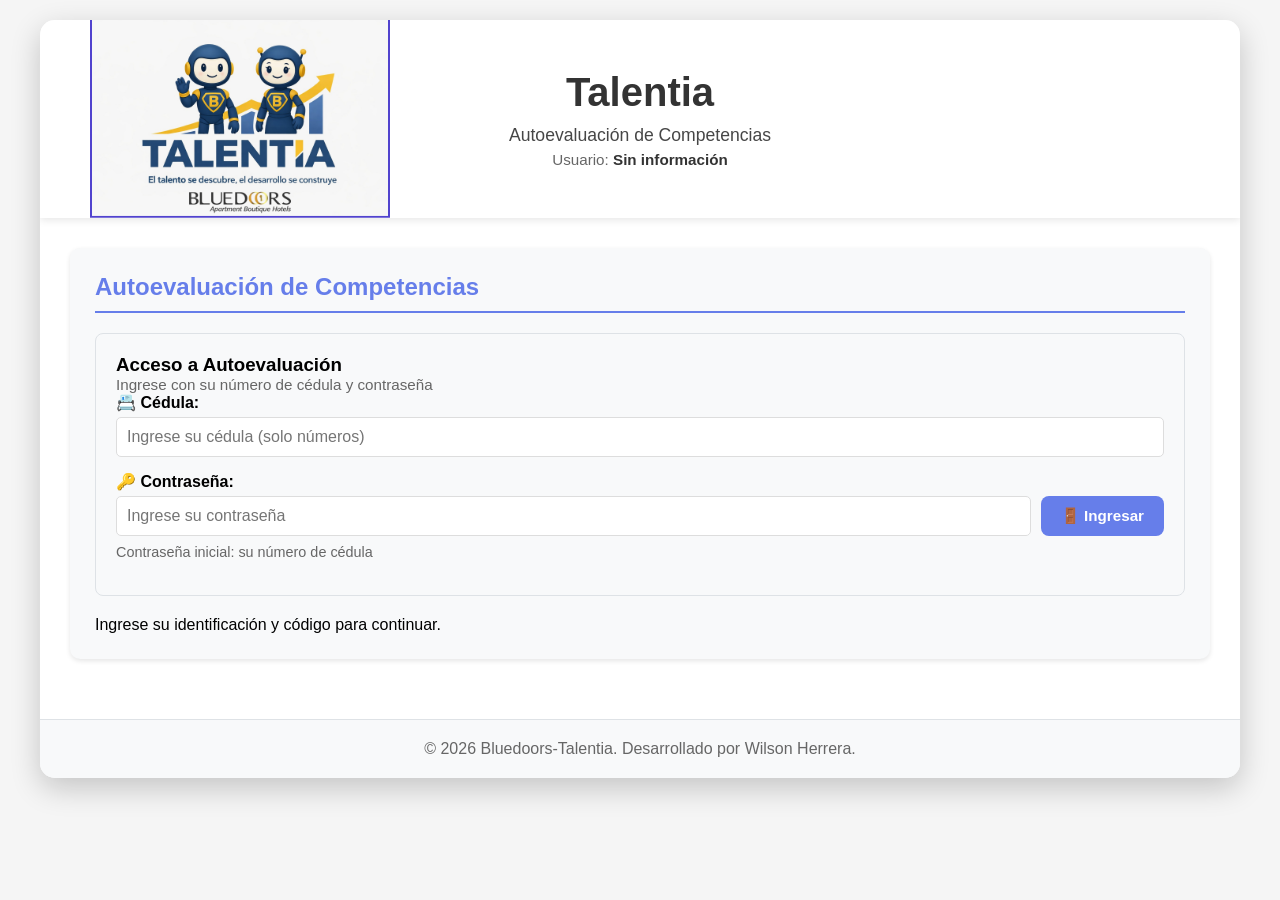
<file: autoevaluacion.html>
<!DOCTYPE html>
<html lang="es">
<head>
    <meta charset="UTF-8">
    <meta name="viewport" content="width=device-width, initial-scale=1.0">
    <title>Autoevaluación de Competencias</title>
    <link rel="stylesheet" href="styles.css">
    <link rel="stylesheet" href="competencia-estilos.css">
    <style>
        .nav-link {
            padding: 12px 24px;
            background: #667eea;
            color: white;
            border: none;
            border-radius: 8px;
            font-size: 1em;
            cursor: pointer;
            transition: all 0.3s ease;
            display: inline-flex;
            align-items: center;
            gap: 8px;
            font-weight: 500;
        }

        .nav-link:hover {
            background: #764ba2;
            transform: translateY(-2px);
            box-shadow: 0 4px 8px rgba(0, 0, 0, 0.2);
        }

        .nav-link.active {
            background: #28a745;
        }

        .navigation {
            display: flex;
            gap: 15px;
            margin-bottom: 30px;
            flex-wrap: wrap;
        }

        .instructions-box {
            background: #f3efe3;
            border: 1px solid #ded6c0;
            padding: 15px;
            border-radius: 6px;
            margin-bottom: 15px;
            font-size: 1em;
            line-height: 1.4;
            color: #333;
        }

        .instructions-box p {
            margin: 0 0 8px;
        }

        .instructions-box p:last-child {
            margin-bottom: 0;
        }

        .instructions-box .scale-item {
            margin: 4px 0;
            font-style: bold;
        }
        .logo-container {
            position: absolute;
            left: 20px;
            top: 50%;
            transform: translateY(-50%);
        }
        
        .logo-container img {
            max-width: 300px;
            height: auto;
            border: 2px solid #5143ce;
        }

        .header-content {
            position: relative;
            width: 100%;
        }

        .header-text {
            text-align: center;
        }
    </style>
</head>
<body>
    <div class="container">
        <header>
            <div class="header-content">
                <div class="logo-container">
                    <img src="Logo/logo_talentia.jpeg" alt="Logo Talentia">
                </div>
                <div class="header-text">
                    <h1>Talentia</h1>
                    <p class="subtitle">Autoevaluación de Competencias</p>
                    <p style="margin-top: 5px; color: #666; font-size: 0.95em;">
                        Usuario: <span id="nombre-evaluador" style="font-weight: bold; color: #333;">Cargando...</span>
                    </p>
                </div>
            </div>
            <button id="btnLogoutAutoevaluacion" onclick="logout()" style="display: none; position: absolute; top: 20px; right: 20px; padding: 10px 20px; background: #dc3545; color: white; border: none; border-radius: 8px; cursor: pointer; font-size: 0.9em; font-weight: 500;">🚪 Salir</button>
        </header>

        <div class="content">
<!--             <div class="navigation" id="autoevalNav" style="display: none;">
                <span role="status" aria-current="page" style="font-weight: 700; color: #2d3748; user-select: none;">🧍 Autoevaluación</span>
            </div> -->

            <div class="employee-info">
                <h2>Autoevaluación de Competencias</h2>

                <div style="margin-bottom: 20px; padding: 20px; background: #f8f9fa; border: 1px solid #dee2e6; border-radius: 8px;">
                    <h3 style="margin-top: 0;">Acceso a Autoevaluación</h3>
                    <p style="margin-top: 0; color: #666; font-size: 0.95em;">Ingrese con su número de cédula y contraseña</p>
                    
                    <div class="form-group" style="margin-bottom: 15px;">
                        <label for="identificacion-input" style="display: block; margin-bottom: 5px; font-weight: bold;">📇 Cédula:</label>
                        <div style="display: flex; gap: 10px; flex-wrap: wrap;">
                            <input type="text" id="identificacion-input" placeholder="Ingrese su cédula (solo números)"
                                   maxlength="10" pattern="[0-9]+" inputmode="numeric"
                                   title="Solo números, máximo 10 dígitos"
                                   oninput="this.value=this.value.replace(/[^0-9]/g,'')"
                                   style="flex: 1; min-width: 220px; padding: 10px; border: 1px solid #ddd; border-radius: 5px; font-size: 1em;" autocomplete="username">
                        </div>
                        <small id="identificacion-error" style="display: none; color: #dc3545; font-weight: bold; margin-top: 8px;"></small>
                    </div>

                    <div class="form-group" style="margin-bottom: 15px;">
                        <label for="codigo-input" style="display: block; margin-bottom: 5px; font-weight: bold;">🔑 Contraseña:</label>
                        <div style="display: flex; gap: 10px; flex-wrap: wrap;">
                            <input type="password" id="codigo-input" placeholder="Ingrese su contraseña"
                                   minlength="6" maxlength="50"
                                   title="Mínimo 6 caracteres, máximo 50"
                                   style="flex: 1; min-width: 220px; padding: 10px; border: 1px solid #ddd; border-radius: 5px; font-size: 1em;" autocomplete="current-password">
                            <button type="button" id="btnValidarAcceso" class="btn-guardar" style="padding: 10px 20px; background: #667eea; color: white; border: none; border-radius: 8px; cursor: pointer; font-size: 0.95em; font-weight: bold;">
                                🚪 Ingresar
                            </button>
                        </div>
                        <small id="codigo-error" style="display: none; color: #dc3545; font-weight: bold; margin-top: 8px;"></small>
                        <small style="display: block; margin-top: 8px; color: #666; font-size: 0.9em;">Contraseña inicial: su número de cédula</small>
                    </div>
                </div>

                <div id="formulario-evaluacion" style="display: none;">
                    <div class="form-group" style="margin-bottom: 15px;">
                           <label for="empleado-nombre-texto" style="display: block; margin-bottom: 5px; font-weight: bold;">Empleado:</label>
                           <input type="text" id="empleado-nombre-texto" readonly value="Cargando empleado..."
                               style="width: 100%; padding: 10px; border: 1px solid #ddd; border-radius: 5px; font-size: 1em; background-color: #f0f0f0; cursor: not-allowed;">
                        <input type="hidden" id="empleado-id" value="">
                    </div>

                    <div class="form-group" style="margin-bottom: 15px;">
                        <label for="periodo-texto" style="display: block; margin-bottom: 5px; font-weight: bold;">Período de Evaluación (Anual):</label>
                        <input type="text" id="periodo-texto" readonly 
                               style="width: 100%; padding: 10px; border: 1px solid #ddd; border-radius: 5px; font-size: 1em; background-color: #f5f5f5; cursor: default;">
                        <input type="hidden" id="periodo-select">
                        <div id="validacion-periodo" style="display: none; margin-top: 6px; color: #b00020; font-weight: 600;"></div>
                    </div>

                    <div class="form-group" style="margin-bottom: 15px;">
                        <label for="nivel-ocupacional" style="display: block; margin-bottom: 5px; font-weight: bold;">Nivel ocupacional:</label>
                        <input type="text" id="nivel-ocupacional-texto" readonly
                               style="width: 100%; padding: 10px; border: 1px solid #ddd; border-radius: 5px; font-size: 1em; background-color: #f0f0f0; cursor: not-allowed;">
                        <select id="nivel-ocupacional" style="display: none;">
                            <option value="0">Hacemos que las cosas pasen (Ejecutando)</option>
                            <option value="1">Gestores de experiencias (Gestionando)</option>
                            <option value="2">Potenciando equipos (Potenciando)</option>
                            <option value="3">Empoderando y fomentando (Dando forma)</option>
                            <option value="4">Liderazgo estratégico (Liderando)</option>
                        </select>
                    </div>
                </div>

                <div class="instructions-box" id="instrucciones-evaluacion" style="display: none;">
                    <p><strong>Instrucciones:</strong> Por favor, complete la totalidad del presente formulario. Recuerde mantener un criterio objetivo durante la evaluación, ya que los resultados obtenidos serán utilizados para la elaboración de planes de desarrollo individual.</p>
                    <p>Evalúe al colaborador según la evidencia observada de los siguientes comportamientos, utilizando la siguiente escala:</p>
                    <p class="scale-item"><strong>1:</strong> El comportamiento no se evidencia</p>
                    <p class="scale-item"><strong>2:</strong> El comportamiento se evidencia en pocas ocasiones</p>
                    <p class="scale-item"><strong>3:</strong> El comportamiento se evidencia siempre</p>
                    <p class="scale-item"><strong>4:</strong> El comportamiento es sobresaliente</p>
                    <p class="scale-item"><strong>5:</strong> El comportamiento excede las expectativas</p>
                    <p>Seleccione la calificación que mejor represente el desempeño del colaborador en cada criterio.</p>
                </div>

                <!-- Competencia a evaluar -->
                <div id="competencia-container">
                    <div class="placeholder">
                        <p>Seleccione un empleado para comenzar la autoevaluación</p>
                    </div>
                </div>

                <!-- Resumen de evaluación -->
                <div id="resumen-container" style="display: none;">
                    <div class="summary">
                        <h3>Resumen de Evaluación</h3>
                        <div class="info-grid" style="margin-top: 10px;">
                            <div class="info-item">
                                <label>Total de calificaciones:</label>
                                <span id="totalCalificaciones" style="font-size: 1.2em; color: #667eea;">0</span>
                            </div>
                            <div class="info-item">
                                <label>Promedio general:</label>
                                <span id="promedioGeneralNivel" style="font-size: 1.2em; color: #667eea;">0.0</span>
                            </div>
                        </div>
                        <div id="resumen-contenido" style="margin-top: 10px;"></div>
                        <div style="margin-top: 15px;">
                            <button id="verDetalleEvaluacion" class="btn-guardar" style="display: none; padding: 10px 20px; background: #667eea; color: white; border: none; border-radius: 8px; cursor: pointer; font-size: 0.95em; font-weight: bold;">
                                👁️ Ver detalle de la evaluación
                            </button>
                        </div>
                    </div>
                </div>

                <button onclick="guardarEvaluacionCompleta()" class="btn-guardar" style="display: none; margin-top: 20px; padding: 12px 30px; background: #28a745; color: white; border: none; border-radius: 8px; cursor: pointer; font-size: 1em; font-weight: bold;">
                    💾 Guardar Autoevaluación
                </button>

            </div>
        </div>

        <footer style="background: #f8f9fa; padding: 20px; text-align: center; color: #666; border-top: 1px solid #dee2e6;">
            <p>&copy; 2026 Bluedoors-Talentia. Desarrollado por Wilson Herrera.</p>
        </footer>
    </div>

    <!-- Scripts -->
    <script src="competencia-evaluador.js"></script>
    <script>
        // En autoevaluación NO requerimos login previo
        // Los empleados acceden directamente con identificación + código
        
        // Pero si hay token (admin/jefe), usarlo
        const tieneToken = !!sessionStorage.getItem('token');
        
        if (tieneToken) {
            const usuarioStr = sessionStorage.getItem('usuario');
            if (usuarioStr) {
                const usuario = JSON.parse(usuarioStr);
                if (usuario.rol === 'empleado') {
                    alert('❌ Los empleados deben acceder a través de identificación y código.');
                    window.location.href = 'index.html';
                }
            }
        }

        window.AUTOEVALUACION = true;
        window.EVALUACION_DUPLICADA = false;

        // Funciones de autenticación JWT
        function getToken() {
            const token = sessionStorage.getItem('token');
            if (!token) {
                // En autoevaluación sin JWT, retornar null (no es requierido)
                return null;
            }
            return token;
        }

        // Obtener headers con autenticación
        function getHeaders() {
            const token = getToken();
            const headers = {
                'Content-Type': 'application/json'
            };
            if (token) {
                headers['Authorization'] = `Bearer ${token}`;
            }
            return headers;
        }

        // Inicializar página
        document.addEventListener('DOMContentLoaded', function() {
            actualizarVisibilidadBotonSalir();
            actualizarVisibilidadNavegacionAutoevaluacion();
            cargarNombreEvaluador();
            cargarEmpleadoDesdePortal();
            cargarPeriodosEvaluacion();
            configurarBusquedaIdentificacion();
        });

        function actualizarVisibilidadBotonSalir() {
            const btnSalir = document.getElementById('btnLogoutAutoevaluacion');
            if (!btnSalir) return;

            // Mostrar "Salir" solo cuando existe sesión de autoevaluación (empleado autenticado).
            const tieneSesionActiva = Boolean(sessionStorage.getItem('empleadoData'));
            btnSalir.style.display = tieneSesionActiva ? 'inline-block' : 'none';
        }

        function actualizarVisibilidadNavegacionAutoevaluacion() {
            const nav = document.getElementById('autoevalNav');
            if (!nav) return;

            const tieneSesionActiva = Boolean(sessionStorage.getItem('empleadoData'));
            nav.style.display = tieneSesionActiva ? 'flex' : 'none';
        }

        // Cargar nombre del evaluador actual
        function cargarNombreEvaluador() {
            try {
                const empleadoStr = sessionStorage.getItem('empleadoData');
                const usuarioStr = sessionStorage.getItem('usuario');

                if (empleadoStr) {
                    const empleado = JSON.parse(empleadoStr);
                    const nombreEvaluador = empleado.nombres_completos || empleado.nombre || 'Usuario';
                    document.getElementById('nombre-evaluador').textContent = nombreEvaluador;
                    console.log('Evaluador cargado (empleado):', nombreEvaluador);
                } else if (usuarioStr) {
                    const usuario = JSON.parse(usuarioStr);
                    const nombreEvaluador = usuario.nombres_completos || usuario.nombre || 'Usuario';
                    document.getElementById('nombre-evaluador').textContent = nombreEvaluador;
                    console.log('Evaluador cargado:', nombreEvaluador);
                } else {
                    document.getElementById('nombre-evaluador').textContent = 'Sin información';
                }
            } catch (error) {
                console.error('Error al cargar nombre del evaluador:', error);
                document.getElementById('nombre-evaluador').textContent = 'Error';
            }
        }

        function cargarPeriodosEvaluacion() {
            const selectHidden = document.getElementById('periodo-select');
            const inputTexto = document.getElementById('periodo-texto');
            if (!selectHidden || !inputTexto) return;

            const year = new Date().getFullYear();
            const monthName = new Date().toLocaleString('es-ES', { month: 'long' });
            const monthLabel = monthName.charAt(0).toUpperCase() + monthName.slice(1);

            // Solo evaluación anual - período del mes actual
            const periodoActual = `${monthLabel} ${year}`;

            // Establecer valor en ambos campos
            selectHidden.value = periodoActual;
            inputTexto.value = periodoActual;
            
            // Validar el período automáticamente
            validarPeriodoEmpleado();
        }

        let empleadoActual = null;

        function construirCompetenciaKpi(empleado) {
            if (!empleado || !empleado.aplica_kpi) return null;

            const item1 = (empleado.kpi_item_1 || '').trim();
            const item2 = (empleado.kpi_item_2 || '').trim();
            const item3 = (empleado.kpi_item_3 || '').trim();

            if (!item1 || !item2 || !item3) return null;

            const comportamientos = [item1, item2, item3];
            const niveles = [
                'HACEMOS QUE LAS COSAS PASEN (Ejecutando)',
                'GESTORES DE EXPERIENCIAS (Gestionando)',
                'POTENCIANDO EQUIPOS (Potenciando)',
                'EMPODERANDO Y FOMENTANDO (Dando forma)',
                'LIDERAZGO ESTRATÉGICO (Liderando)'
            ];

            return {
                id: 7,
                nombre: '7. METAS DEL CARGO (KPIs) (si aplica)',
                descripcion: 'Autoevalúe las metas del cargo definidas para usted.',
                descriptores: niveles.map((rol, index) => ({
                    id: index + 1,
                    rol,
                    comportamientos: [...comportamientos]
                }))
            };
        }

        function getEmpleadoIdFromUrl() {
            const params = new URLSearchParams(window.location.search);
            return params.get('empleado_id');
        }

        function getEmpleadoNombreFromUrl() {
            const params = new URLSearchParams(window.location.search);
            return params.get('nombre');
        }

        function normalizarTexto(texto) {
            return (texto || '')
                .toLowerCase()
                .normalize('NFD')
                .replace(/[\u0300-\u036f]/g, '')
                .replace(/\s+/g, ' ')
                .trim();
        }

        function obtenerIndiceNivelDesdeTexto(nivelTexto) {
            const nivel = normalizarTexto(nivelTexto);
            if (!nivel) return 0;
            if (nivel.includes('gestores de experiencias')) return 1;
            if (nivel.includes('potenciando equipos')) return 2;
            if (nivel.includes('empoderando y fomentando')) return 3;
            if (nivel.includes('liderazgo estrategico')) return 4;
            return 0;
        }

        function aplicarNivelOcupacionalEmpleado(nivelTexto) {
            const selectNivel = document.getElementById('nivel-ocupacional');
            const inputNivelTexto = document.getElementById('nivel-ocupacional-texto');
            if (!selectNivel) return;
            const indice = obtenerIndiceNivelDesdeTexto(nivelTexto);
            selectNivel.value = String(indice);
            const textoNivel = selectNivel.options[selectNivel.selectedIndex]?.text || '';
            if (inputNivelTexto) {
                inputNivelTexto.value = textoNivel;
            }
            if (typeof competenciaEvaluador !== 'undefined') {
                competenciaEvaluador.setNivelOcupacional(indice);
            }
        }

        function cargarEmpleadoDesdePortal() {
            // En autoevaluación, siempre requerimos validación por código
            // No cargar automáticamente desde URL
            const container = document.getElementById('competencia-container');
            if (container) {
                container.innerHTML = '<div class="placeholder"><p>Ingrese su identificación y código para continuar.</p></div>';
            }
        }

        function configurarBusquedaIdentificacion() {
            const btnValidar = document.getElementById('btnValidarAcceso');
            const inputId = document.getElementById('identificacion-input');
            const inputPassword = document.getElementById('codigo-input');

            if (btnValidar) {
                btnValidar.addEventListener('click', validarAccesoAutoevaluacion);
            }
            if (inputId) {
                inputId.addEventListener('keyup', (event) => {
                    if (event.key === 'Enter') {
                        inputPassword?.focus();
                    }
                });
            }
            if (inputPassword) {
                inputPassword.addEventListener('keyup', (event) => {
                    if (event.key === 'Enter') {
                        validarAccesoAutoevaluacion();
                    }
                });
            }
        }

        function validarAccesoAutoevaluacion() {
            const inputId = document.getElementById('identificacion-input');
            const inputPassword = document.getElementById('codigo-input');
            const errorId = document.getElementById('identificacion-error');
            const errorPassword = document.getElementById('codigo-error');
            const btnValidar = document.getElementById('btnValidarAcceso');
            const cedula = (inputId?.value || '').trim();
            const contrasena = (inputPassword?.value || '').trim();

            // Limpiar mensajes de error
            if (errorId) errorId.style.display = 'none';
            if (errorPassword) errorPassword.style.display = 'none';

            // Validar campos
            if (!cedula) {
                if (errorId) {
                    errorId.textContent = 'Ingrese su cédula.';
                    errorId.style.display = 'block';
                }
                return;
            }

            if (!contrasena) {
                if (errorPassword) {
                    errorPassword.textContent = 'Ingrese su contraseña.';
                    errorPassword.style.display = 'block';
                }
                return;
            }

            // Deshabilitar botón mientras se valida
            if (btnValidar) {
                btnValidar.disabled = true;
                btnValidar.textContent = '⏳ Ingresando...';
            }

            console.log(`[DEBUG] Autenticando empleado con cédula: ${cedula}`);

            // Crear controller para timeout en autenticación (15 segundos)
            const controller = new AbortController();
            const timeoutId = setTimeout(() => controller.abort(), 15000);

            // Autenticar empleado en backend
            fetch('/api/auth/empleado', {
                method: 'POST',
                headers: { 'Content-Type': 'application/json' },
                body: JSON.stringify({
                    cedula: cedula,
                    contrasena: contrasena
                }),
                signal: controller.signal
            })
            .then(response => {
                clearTimeout(timeoutId);
                console.log(`[DEBUG] Response status: ${response.status}`);
                
                // Verificar si la respuesta es JSON antes de parsear
                const contentType = response.headers.get('content-type');
                if (!contentType || !contentType.includes('application/json')) {
                    throw new Error('El servidor no está respondiendo correctamente. Verifique que el backend esté activo.');
                }
                
                if (!response.ok) {
                    return response.json().then(data => {
                        throw new Error(data.error || `Error ${response.status}: ${response.statusText}`);
                    });
                }
                return response.json();
            })
            .then(data => {
                console.log('[DEBUG] ✓ Autenticación exitosa', data);
                
                // Guardar token y datos del empleado
                if (data.token) {
                    sessionStorage.setItem('token', data.token);
                    sessionStorage.setItem('empleadoData', JSON.stringify(data.usuario));
                    cargarNombreEvaluador();
                    actualizarVisibilidadBotonSalir();
                    actualizarVisibilidadNavegacionAutoevaluacion();
                    console.log('[DEBUG] Token y datos guardados en sessionStorage');
                }

                // Autenticación exitosa - cargar datos del empleado
                const empleado = data.usuario;
                const empleadoNombre = document.getElementById('empleado-nombre-texto');
                const empleadoIdInput = document.getElementById('empleado-id');
                const formulario = document.getElementById('formulario-evaluacion');
                const instrucciones = document.getElementById('instrucciones-evaluacion');
                const panelAcceso = document.querySelector('[style*="background: #f8f9fa"]');

                // Crear controller para timeout en fetch de datos adicionales (15 segundos)
                const controllerEmpleado = new AbortController();
                const timeoutIdEmpleado = setTimeout(() => controllerEmpleado.abort(), 15000);

                // Obtener información adicional del empleado desde la API
                fetch(`/api/empleados/${empleado.id}`, {
                    headers: {
                        'Authorization': `Bearer ${data.token}`
                    },
                    signal: controllerEmpleado.signal
                })
                .then(res => {
                    clearTimeout(timeoutIdEmpleado);
                    return res.json();
                })
                .then(empData => {
                    empleadoActual = {
                        id: empleado.id,
                        nombres_completos: empleado.nombres_completos,
                        cargo: empData.cargo || 'Sin cargo',
                        nivel_ocupacional: empData.nivel_ocupacional || ''
                    };

                    if (empleadoNombre) {
                        empleadoNombre.value = `${empleado.nombres_completos} - ${empData.cargo || 'Sin cargo'}`;
                    }
                    if (empleadoIdInput) {
                        empleadoIdInput.value = empleado.id;
                    }

                    aplicarNivelOcupacionalEmpleado(empData.nivel_ocupacional);

                    // Mostrar formulario e instrucciones, ocultar panel de acceso
                    if (formulario) formulario.style.display = 'block';
                    if (instrucciones) instrucciones.style.display = 'block';
                    if (panelAcceso) panelAcceso.style.display = 'none';
                    if (inputId) inputId.disabled = true;
                    if (inputPassword) inputPassword.disabled = true;
                    if (btnValidar) btnValidar.disabled = true;

                    cargarCompetencias();
                    validarPeriodoEmpleado();
                })
                .catch(err => {
                    console.error('[ERROR] No se pudo cargar datos del empleado:', err);
                    // Continuar con datos básicos
                    empleadoActual = {
                        id: empleado.id,
                        nombres_completos: empleado.nombres_completos,
                        cargo: 'Sin cargo',
                        nivel_ocupacional: ''
                    };

                    if (empleadoNombre) {
                        empleadoNombre.value = empleado.nombres_completos;
                    }
                    if (empleadoIdInput) {
                        empleadoIdInput.value = empleado.id;
                    }

                    aplicarNivelOcupacionalEmpleado('');

                    if (formulario) formulario.style.display = 'block';
                    if (instrucciones) instrucciones.style.display = 'block';
                    if (panelAcceso) panelAcceso.style.display = 'none';
                    if (inputId) inputId.disabled = true;
                    if (inputPassword) inputPassword.disabled = true;
                    if (btnValidar) btnValidar.disabled = true;

                    cargarCompetencias();
                    validarPeriodoEmpleado();
                });
            })
            .catch(error => {
                console.error('[ERROR] Autenticación falló:', error);
                
                // Habilitar botón
                if (btnValidar) {
                    btnValidar.disabled = false;
                    btnValidar.textContent = '🚪 Ingresar';
                }

                // Detectar timeout
                if (error.name === 'AbortError') {
                    const errorMsg = 'La solicitud tardó demasiado. Verifique su conexión e intente de nuevo.';
                    if (errorPassword) {
                        errorPassword.textContent = `⏱️ ${errorMsg}`;
                        errorPassword.style.display = 'block';
                    }
                    return;
                }

                const errorMsg = error.message || 'Error de conexión con el servidor';
                console.log(`[DEBUG] Mensaje de error: ${errorMsg}`);

                if (errorMsg.includes('Cédula') || errorMsg.includes('contraseña') || errorMsg.includes('incorrectos')) {
                    if (errorPassword) {
                        errorPassword.textContent = '❌ Cédula o contraseña incorrectos.';
                        errorPassword.style.display = 'block';
                    }
                } else {
                    // Error genérico
                    if (errorPassword) {
                        errorPassword.textContent = `❌ ${errorMsg}`;
                        errorPassword.style.display = 'block';
                    }
                }
            });
        }

        function buscarEmpleadoPorIdentificacion() {
            const input = document.getElementById('identificacion-input');
            const errorLabel = document.getElementById('identificacion-error');
            const identificacion = (input?.value || '').trim();

            if (errorLabel) {
                errorLabel.style.display = 'none';
            }

            if (!identificacion) {
                if (errorLabel) {
                    errorLabel.textContent = 'Ingrese su identificación.';
                    errorLabel.style.display = 'block';
                }
                return;
            }

            fetch(`/api/empleados/identificacion/${encodeURIComponent(identificacion)}`, { headers: getHeaders() })
                .then(response => response.json())
                .then(emp => {
                    if (emp?.error) {
                        throw new Error(emp.error);
                    }

                    const empleadoNombre = document.getElementById('empleado-nombre-texto');
                    const empleadoIdInput = document.getElementById('empleado-id');

                    empleadoActual = emp;
                    if (empleadoNombre) {
                        empleadoNombre.value = `${emp.nombres_completos} - ${emp.cargo || 'Sin cargo'}`;
                    }
                    if (empleadoIdInput) {
                        empleadoIdInput.value = emp.id;
                    }

                    aplicarNivelOcupacionalEmpleado(emp.nivel_ocupacional);

                    cargarCompetencias();
                    validarPeriodoEmpleado();
                    validarPeriodoEmpleado();
                })
                .catch(error => {
                    console.error('Error:', error);
                    if (errorLabel) {
                        errorLabel.textContent = 'Identificación no encontrada.';
                        errorLabel.style.display = 'block';
                    }
                    const empleadoNombre = document.getElementById('empleado-nombre-texto');
                    if (empleadoNombre) {
                        empleadoNombre.value = '';
                    }
                    const container = document.getElementById('competencia-container');
                    if (container) {
                        container.innerHTML = '<div class="error">Empleado no encontrado.</div>';
                    }
                });
        }

        // Cargar todas las competencias (un solo request con todos los datos)
        function cargarCompetencias() {
            fetch('/api/competencias/completas', { headers: getHeaders(), timeoutMs: 20000, retries: 0 })
                .then(response => response.json())
                .then(competencias => {
                    const listaFinal = (competencias || []).filter(comp => comp.id !== 7).sort((a, b) => (a.id || 99) - (b.id || 99));
                    const competenciaKpi = construirCompetenciaKpi(empleadoActual);
                    if (competenciaKpi) {
                        listaFinal.push(competenciaKpi);
                    }
                    competenciaEvaluador.inicializarCompetencias(listaFinal);
                })
                .catch(error => {
                    console.error('Error al cargar competencias:', error);
                    document.getElementById('competencia-container').innerHTML =
                        '<div class="error">Error al cargar competencias. Reintentar.</div>';
                });
        }

        function cambiarNivelOcupacional() {
            const select = document.getElementById('nivel-ocupacional');
            const nivel = parseInt(select.value);
            competenciaEvaluador.setNivelOcupacional(nivel);
        }

        function setEstadoValidacion(duplicada, mensaje) {
            const aviso = document.getElementById('validacion-periodo');
            const botonGuardar = document.getElementById('btnGuardarEvaluacion');

            window.EVALUACION_DUPLICADA = duplicada;

            if (aviso) {
                aviso.style.display = duplicada ? 'block' : 'none';
                aviso.textContent = duplicada ? mensaje : '';
            }

            // Bloquear/desbloquear campo de período (solo estilo visual ya que es readonly)
            const periodoTexto = document.getElementById('periodo-texto');
            if (periodoTexto) {
                periodoTexto.style.opacity = duplicada ? '0.6' : '1';
            }

            // Bloquear/desbloquear campo de nivel ocupacional (readonly, solo visual)
            const nivelOcupacionalTexto = document.getElementById('nivel-ocupacional-texto');
            if (nivelOcupacionalTexto) {
                nivelOcupacionalTexto.style.opacity = duplicada ? '0.6' : '1';
            }

            // Bloquear/desbloquear botón de guardar
            if (botonGuardar) {
                botonGuardar.disabled = duplicada;
                botonGuardar.style.opacity = duplicada ? '0.6' : '1';
                botonGuardar.style.cursor = duplicada ? 'not-allowed' : 'pointer';
                if (duplicada) {
                    botonGuardar.title = mensaje;
                } else {
                    botonGuardar.removeAttribute('title');
                }
            }

            // Bloquear/desbloquear botón alternativo
            const btnGuardarAlternativo = document.querySelector('button[onclick="guardarEvaluacionCompleta()"]');
            if (btnGuardarAlternativo) {
                btnGuardarAlternativo.disabled = duplicada;
                btnGuardarAlternativo.style.opacity = duplicada ? '0.6' : '1';
                btnGuardarAlternativo.style.cursor = duplicada ? 'not-allowed' : 'pointer';
            }

            // Bloquear/desbloquear todos los radio buttons de calificación
            const radioButtons = document.querySelectorAll('input[type="radio"][name^="calif-"]');
            radioButtons.forEach(radio => {
                radio.disabled = duplicada;
                if (duplicada) {
                    radio.style.cursor = 'not-allowed';
                } else {
                    radio.style.cursor = 'pointer';
                }
            });

            // Bloquear/desbloquear campos de observaciones
            const observaciones = document.querySelectorAll('textarea[id^="observaciones-"]');
            observaciones.forEach(textarea => {
                textarea.disabled = duplicada;
                textarea.style.opacity = duplicada ? '0.6' : '1';
                textarea.style.cursor = duplicada ? 'not-allowed' : 'text';
            });

            // Bloquear/desbloquear comentarios generales
            const comentariosGenerales = document.getElementById('comentariosGenerales');
            if (comentariosGenerales) {
                comentariosGenerales.disabled = duplicada;
                comentariosGenerales.style.opacity = duplicada ? '0.6' : '1';
                comentariosGenerales.style.cursor = duplicada ? 'not-allowed' : 'text';
            }
        }

        function validarPeriodoEmpleado() {
            const empleadoId = document.getElementById('empleado-id')?.value;
            const periodo = document.getElementById('periodo-select')?.value;

            if (!empleadoId || !periodo) {
                setEstadoValidacion(false, '');
                return;
            }

            fetch(`/api/evaluaciones/empleado/${empleadoId}`, { headers: getHeaders() })
                .then(response => response.json())
                .then(evaluaciones => {
                    const esAutoevaluacion = typeof window !== 'undefined' && window.AUTOEVALUACION === true;
                    const existe = evaluaciones.some(ev =>
                        ev.periodo === periodo &&
                        Boolean(ev.autoevaluacion) === Boolean(esAutoevaluacion)
                    );

                    if (existe) {
                        const mensaje = `Ya existe una autoevaluación para el período ${periodo}.`;
                        setEstadoValidacion(true, mensaje);
                    } else {
                        setEstadoValidacion(false, '');
                    }
                })
                .catch(error => {
                    console.error('Error validando período:', error);
                    setEstadoValidacion(false, '');
                });
        }

        // Guardar evaluación completa
        function guardarEvaluacionCompleta() {
            const empleadoId = document.getElementById('empleado-id').value;
            const periodo = document.getElementById('periodo-select').value;

            if (!empleadoId || !periodo) {
                alert('Por favor seleccione empleado y período');
                return;
            }

            if (window.EVALUACION_DUPLICADA) {
                alert('Ya existe una autoevaluación para este período. Seleccione otro período.');
                return;
            }

            // Validar que todas las calificaciones estén completas
            const validacion = competenciaEvaluador.validarCalificacionesCompletas();
            if (!validacion.valido) {
                alert(validacion.mensaje);
                return;
            }

            const datos = competenciaEvaluador.obtenerDatosEvaluacion();
            if (!datos || datos.competencias.length === 0) {
                alert('Por favor complete la evaluación');
                return;
            }

            competenciaEvaluador.guardarEvaluacion();
        }

        // Función logout
        async function logout() {
            try {
                const token = sessionStorage.getItem('token');
                if (token) {
                    // Llamar al backend para cerrar sesión en la BD
                    await fetch('/api/logout', {
                        method: 'POST',
                        headers: {
                            'Content-Type': 'application/json',
                            'Authorization': `Bearer ${token}`
                        }
                    });
                }
            } catch (error) {
                console.log('Error al cerrar sesión:', error);
            } finally {
                // Siempre limpiar sessionStorage y redirigir
                sessionStorage.removeItem('token');
                sessionStorage.removeItem('usuario');
                sessionStorage.removeItem('empleadoData');
                actualizarVisibilidadBotonSalir();
                actualizarVisibilidadNavegacionAutoevaluacion();
                window.location.href = 'autoevaluacion.html';
            }
        }
    </script>
    <script src="keep-alive.js"></script>
</body>
</html>
</file>
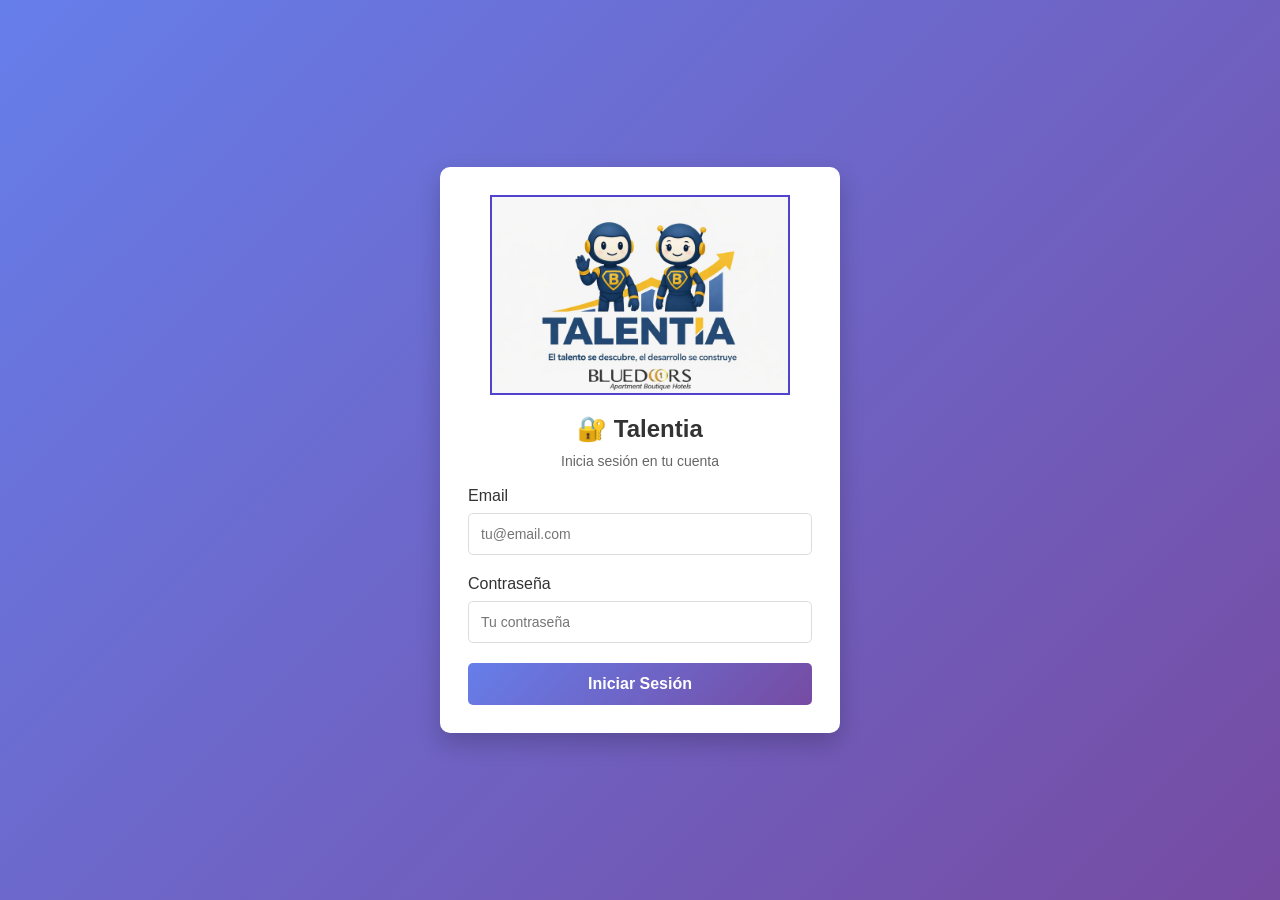
<file: empleados.html>
<!DOCTYPE html>
<html lang="es">
<head>
    <meta charset="UTF-8">
    <meta name="viewport" content="width=device-width, initial-scale=1.0">
    <title>Gestión de Empleados - Sistema de Desempeño</title>
    <link rel="stylesheet" href="styles.css">
    <style>
        .modal {
            display: none;
            position: fixed;
            z-index: 1000;
            left: 0;
            top: 0;
            width: 100%;
            height: 100%;
            background-color: rgba(0,0,0,0.5);
        }

        .modal-content {
            background-color: white;
            margin: 2% auto;
            padding: 20px;
            border-radius: 10px;
            width: 90%;
            max-width: 600px;
            max-height: 85vh;
            overflow-y: auto;
            box-shadow: 0 10px 30px rgba(0,0,0,0.3);
        }

        .close-modal {
            float: right;
            font-size: 28px;
            font-weight: bold;
            cursor: pointer;
            color: #999;
        }

        .close-modal:hover {
            color: #333;
        }

        .form-group {
            margin-bottom: 12px;
        }

        .form-group label {
            display: block;
            margin-bottom: 3px;
            font-weight: bold;
            color: #555;
            font-size: 0.9em;
        }

        .form-group input,
        .form-group select {
            width: 100%;
            padding: 8px;
            border: 1px solid #ddd;
            border-radius: 5px;
            font-size: 0.95em;
        }

        .form-actions {
            display: flex;
            gap: 10px;
            justify-content: flex-end;
            padding-top: 15px;
            border-top: 1px solid #eee;
            position: sticky;
            bottom: 0;
            background: white flex-end;
            margin-top: 20px;
        }

        .empleados-table {
            margin-top: 20px;
        }

        .action-buttons {
            display: flex;
            gap: 10px;
        }

        .btn-small {
            padding: 5px 15px;
            font-size: 0.9em;
        }

        .btn-edit {
            background: #17a2b8;
            color: white;
            border: none;
            padding: 5px 15px;
            border-radius: 5px;
            cursor: pointer;
        }

        .btn-delete {
            background: #dc3545;
            color: white;
            border: none;
            padding: 5px 15px;
            border-radius: 5px;
            cursor: pointer;
        }

        .btn-view {
            background: #28a745;
            color: white;
            border: none;
            padding: 5px 15px;
            border-radius: 5px;
            cursor: pointer;
        }

        .navigation {
            display: flex;
            gap: 15px;
            margin-bottom: 20px;
        }

        .nav-link {
            padding: 12px 24px;
            background: #667eea;
            color: white;
            border: none;
            border-radius: 8px;
            font-size: 1em;
            cursor: pointer;
            transition: all 0.3s ease;
            display: inline-flex;
            align-items: center;
            gap: 8px;
            font-weight: 500;
        }

        .nav-link:hover {
            background: #764ba2;
            transform: translateY(-2px);
            box-shadow: 0 4px 8px rgba(0, 0, 0, 0.2);
        }

        .nav-link.active {
            background: #764ba2;
        }

        .search-bar {
            margin-bottom: 20px;
            padding: 10px;
            width: 100%;
            max-width: 400px;
            border: 1px solid #ddd;
            border-radius: 5px;
            font-size: 1em;
        }

        /* Estilos para tabla compacta con scroll horizontal */
        .empleados-table {
            overflow-x: auto;
            margin-top: 20px;
        }

        .table-scroll-top {
            overflow-x: auto;
            overflow-y: hidden;
            height: 16px;
            margin-top: 10px;
            border: 1px solid #eee;
            border-radius: 6px;
            background: #f9f9fb;
        }

        .table-scroll-top .scroll-inner {
            height: 1px;
        }

        #empleadosTable {
            width: 100%;
            min-width: 1900px; /* Ancho mínimo para que la tabla no se comprima demasiado */
            font-size: 0.9em;
        }

        #empleadosTable th,
        #empleadosTable td {
            padding: 8px 10px;
            white-space: nowrap;
        }

        /* Anchos específicos para columnas más compactas */
        #empleadosTable th:nth-child(1), /* Identificación */
        #empleadosTable td:nth-child(1) {
            width: 100px;
            max-width: 100px;
        }

        #empleadosTable th:nth-child(2), /* Nombre Completo */
        #empleadosTable td:nth-child(2) {
            width: 180px;
            max-width: 180px;
            white-space: normal;
        }

        #empleadosTable th:nth-child(3), /* Email */
        #empleadosTable td:nth-child(3) {
            width: 200px;
            max-width: 200px;
            overflow: hidden;
            text-overflow: ellipsis;
        }

        #empleadosTable th:nth-child(4), /* Celular */
        #empleadosTable td:nth-child(4) {
            width: 130px;
            max-width: 130px;
            overflow: hidden;
            text-overflow: ellipsis;
        }

        #empleadosTable th:nth-child(5), /* Empresa */
        #empleadosTable td:nth-child(5) {
            width: 140px;
            max-width: 140px;
            overflow: hidden;
            text-overflow: ellipsis;
        }

        #empleadosTable th:nth-child(6), /* Puesto */
        #empleadosTable td:nth-child(6) {
            width: 150px;
            max-width: 150px;
            overflow: hidden;
            text-overflow: ellipsis;
        }

<!--         #empleadosTable th:nth-child(7), /* Nivel Ocupacional */
        #empleadosTable td:nth-child(7) {
            width: 260px;
            max-width: 260px;
            white-space: normal;
        } -->

/*      #empleadosTable th:nth-child(8),
        #empleadosTable td:nth-child(8) {
            width: 110px;
            max-width: 110px;
            text-transform: uppercase;
        } */

        #empleadosTable th:nth-child(7), /* Fecha Ingreso */
        #empleadosTable td:nth-child(7) {
            width: 120px;
            max-width: 120px;
        }

        #empleadosTable th:nth-child(8), /* Acciones */
        #empleadosTable td:nth-child(8) {
            width: 150px;
            max-width: 150px;
            text-align: center;
            position: sticky;
            right: 0;
            background: white;
            box-shadow: -2px 0 5px rgba(0,0,0,0.05);
        }

        #empleadosTable thead th:nth-child(8) {
            position: sticky;
            right: 0;
            background: #667eea;
            box-shadow: -2px 0 5px rgba(0,0,0,0.1);
            z-index: 10;
        }

        .action-buttons {
            display: flex;
            gap: 5px;
            justify-content: center;
        }

        .btn-view, .btn-edit, .btn-delete {
            padding: 6px 12px;
            font-size: 1em;
            min-width: 35px;
        }

        /* Encabezado compacto solo para la vista de empleados */
        header {
            padding: 24px 24px 18px;
            gap: 8px;
            min-height: auto;
        }

        header h1 {
            font-size: 2.1em;
            margin-bottom: 4px;
        }

        @media (max-width: 900px) {
            header {
                padding: 20px 16px 14px;
            }

            header h1 {
                font-size: 1.8em;
            }
        }
    </style>
</head>
<body>
    <div class="container">
        <header>
                <h1>Gestión de Empleados</h1>
                <p class="subtitle">Administración de Personal</p>
                <p style="margin-top: 5px; color: #666; font-size: 0.95em;">
                    Usuario: <span id="nombre-evaluador" style="font-weight: bold; color: #333;">Cargando...</span>
                </p>
            </div>
            <button onclick="logout()" style="position: absolute; top: 20px; right: 20px; padding: 10px 20px; background: #dc3545; color: white; border: none; border-radius: 8px; cursor: pointer; font-size: 0.9em; font-weight: 500;">🚪 Salir</button>
        </header>

        <div class="content">
            <div class="navigation">
                <button class="nav-link" onclick="window.location.href='index.html'">🏠 Inicio</button>
                <button class="nav-link active" onclick="window.location.href='empleados.html'">👥 Empleados</button>
                <button class="nav-link" onclick="window.location.href='evaluacion-competencias.html'" style="background: #28a745;">🎯 Evalua tu equipo</button>
                <button class="nav-link" onclick="window.location.href='historial.html'">📜 Historial</button>
                <button id="btnMaestras" class="nav-link" onclick="window.location.href='admin-maestras.html'" style="background: #17a2b8;display: none;">📊 Tablas Maestras</button>
            </div>

            <div class="empleados-section">
                <div style="display: flex; justify-content: space-between; align-items: center; margin-bottom: 20px;">
                    <h2>Lista de Empleados</h2>
                    <div style="display: flex; gap: 10px; align-items: center;">
                        <button id="btnAsignarContrasenas" onclick="asignarContrasenasExistentes()" class="btn btn-secondary" style="display: none;">🔑 Asignar Contraseñas</button>
                        <button id="btnAnalizarExcel" onclick="seleccionarExcelParaAnalisis()" class="btn btn-secondary" style="display: none;">📂 Analizar Excel</button>
                        <button id="btnRecargarExcel" onclick="recargarDesdeExcel()" class="btn btn-primary" style="display: none;" disabled>🔄 Recargar desde Excel</button>
                        <button id="btnNuevoEmpleado" onclick="openModal()" class="btn btn-primary" style="display: none;">➕ Nuevo Empleado</button>
                    </div>
                </div>

                <input type="file" id="excelFileInput" accept=".xlsx,.xls" style="display: none;">
                <div id="excelAnalisisPanel" style="display: none; margin-bottom: 15px; padding: 12px; border: 1px solid #ddd; border-radius: 8px; background: #fafafa;"></div>

                <input type="text" id="searchInput" class="search-bar" placeholder="🔍 Buscar empleado...">

                <div class="table-scroll-top" id="empleadosScrollTop">
                    <div class="scroll-inner" id="empleadosScrollTopInner"></div>
                </div>

                <div class="empleados-table">
                    <table id="empleadosTable">
                        <thead>
                            <tr>
                                <th>Cédula</th>
                                <th>Nombres Completos</th>
                                <th>Correo Corporativo</th>
                                <th>Celular</th>
                                <th>Empresa</th>
                                <th>Cargo</th>
<!--                                 <th>Nivel Ocupacional</th>
                                <th>Rol</th> -->
                                <th>Fecha Ingreso</th>
                                <th>Acciones</th>
                            </tr>
                        </thead>
                        <tbody id="empleadosBody">
                            <tr>
                                <td colspan="10" style="text-align: center;">Cargando empleados...</td>
                            </tr>
                        </tbody>
                    </table>
                </div>
            </div>
        </div>
    </div>

    <!-- Modal para crear/editar empleado -->
    <div id="empleadoModal" class="modal">
        <div class="modal-content">
            <span class="close-modal" onclick="closeModal()">&times;</span>
            <h2 id="modalTitle">Nuevo Empleado</h2>
            
            <form id="empleadoForm">
                <input type="hidden" id="empleadoId">
                
                <div class="form-group">
                    <label for="cedula">Cédula *</label>
                    <input type="text" id="cedula" required placeholder="Solo números, máx. 10 dígitos"
                           maxlength="10" pattern="[0-9]+" inputmode="numeric"
                           title="Solo números, máximo 10 dígitos"
                           oninput="this.value=this.value.replace(/[^0-9]/g,'')">
                </div>

                <div class="form-group">
                    <label for="nombresCompletos">Nombres Completos *</label>
                    <input type="text" id="nombresCompletos" required placeholder="Nombres completos"
                           maxlength="100" title="Máximo 100 caracteres">
                </div>

                <div class="form-group">
                    <label for="correoPersonal">Correo Personal</label>
                    <input type="email" id="correoPersonal" placeholder="correo@personal.com">
                </div>

                <div class="form-group">
                    <label for="correoCorporativo">Correo Corporativo </label>
                    <input type="email" id="correoCorporativo" placeholder="correo@empresa.com">
                </div>

                <div class="form-group">
                    <label for="celular">Celular </label>
                    <input type="tel" id="celular" placeholder="10 dígitos sin espacios"
                           maxlength="10" pattern="[0-9]{10}" inputmode="numeric"
                           title="10 dígitos numéricos (ej: 3001234567)"
                           oninput="this.value=this.value.replace(/[^0-9]/g,'')">
                </div>

                <div class="form-group">
                    <label for="empresaId">Empresa / Razón Social *</label>
                    <select id="empresaId" required>
                        <option value="">Seleccionar empresa...</option>
                    </select>
                </div>

                <div class="form-group">
                    <label for="cargoId">Cargo *</label>
                    <select id="cargoId" required>
                        <option value="">Seleccionar cargo...</option>
                    </select>
                </div>

                <div class="form-group">
                    <label for="centroCostoId">Centro de Costo *</label>
                    <select id="centroCostoId" required>
                        <option value="">Seleccionar centro de costo...</option>
                    </select>
                </div>

                <div class="form-group">
                    <label for="jefeId" id="jefeIdLabel">Jefe Directo *</label>
                    <select id="jefeId" required>
                        <option value="">Sin jefe asignado</option>
                    </select>
                </div>

                <div class="form-group">
                    <label for="fechaIngreso">Fecha de Ingreso *</label>
                    <input type="text" id="fechaIngreso" required placeholder="dd/mm/aaaa" pattern="^\d{2}/\d{2}/\d{4}$">
                </div>

                <div class="form-group">
                    <label for="rolEmpleado">Rol *</label>
                    <select id="rolEmpleado" required>
                        <option value="empleado">Empleado</option>
                        <option value="jefe">Jefe</option>
                        <option value="admin">Admin</option>
                    </select>
                </div>

                <div class="form-group">
                    <label for="nivelOcupacional">Nivel Ocupacional *</label>
                    <select id="nivelOcupacional" required>
                        <option value="HACEMOS QUE LAS COSAS PASEN (Ejecutando)">Hacemos que las cosas pasen (Ejecutando)</option>
                        <option value="GESTORES DE EXPERIENCIAS (Gestionando)">Gestores de experiencias (Gestionando)</option>
                        <option value="POTENCIANDO EQUIPOS (Potenciando)">Potenciando equipos (Potenciando)</option>
                        <option value="EMPODERANDO Y FOMENTANDO (Dando forma)">Empoderando y fomentando (Dando forma)</option>
                        <option value="LIDERAZGO ESTRATÉGICO (Liderando)">Liderazgo estratégico (Liderando)</option>
                    </select>
                </div>

                <div class="form-group" style="display: flex; align-items: center; gap: 10px;">
                    <input type="checkbox" id="aplicaKpi" style="width: auto;">
                    <label for="aplicaKpi" style="margin: 0; font-weight: bold; cursor: pointer;">¿Aplica KPI? (Metas del Cargo)</label>
                </div>

                <div id="kpiItemsContainer" style="display: none; margin-bottom: 12px; border: 1px solid #e3e3e3; border-radius: 8px; padding: 12px; background: #fafafa;">
                    <div class="form-group">
                        <label for="kpiItem1">KPI 1 *</label>
                        <input type="text" id="kpiItem1" maxlength="200" placeholder="Ingrese el primer ítem KPI">
                    </div>
                    <div class="form-group">
                        <label for="kpiItem2">KPI 2 *</label>
                        <input type="text" id="kpiItem2" maxlength="200" placeholder="Ingrese el segundo ítem KPI">
                    </div>
                    <div class="form-group" style="margin-bottom: 0;">
                        <label for="kpiItem3">KPI 3 *</label>
                        <input type="text" id="kpiItem3" maxlength="200" placeholder="Ingrese el tercer ítem KPI">
                    </div>
                </div>

                <div class="form-actions">
                    <button type="button" onclick="closeModal()" class="btn btn-tertiary">Cancelar</button>
                    <button type="submit" class="btn btn-primary">Guardar</button>
                </div>
            </form>
        </div>
    </div>

    <script>
        // Verificación INMEDIATA de autenticación (antes de cualquier otra cosa)
        if (!sessionStorage.getItem('token')) {
            console.log('❌ No hay token. Redirigiendo a login...');
            window.location.href = 'login.html';
        }

        // Verificar rol: solo jefe y admin pueden acceder
        const usuarioStr = sessionStorage.getItem('usuario');
        if (usuarioStr) {
            const usuario = JSON.parse(usuarioStr);
            if (usuario.rol === 'empleado') {
                console.log('❌ Empleados no pueden acceder a gestión de empleados.');
                setTimeout(() => {
                    alert('❌ Solo jefes y administradores pueden gestionar empleados.');
                    window.location.href = 'index.html';
                }, 100);
            } else if (usuario.rol === 'admin') {
                // Mostrar botones solo para administradores
                document.getElementById('btnMaestras').style.display = 'inline-flex';
                //document.getElementById('btnAsignarContrasenas').style.display = 'inline-flex';
                document.getElementById('btnAnalizarExcel').style.display = 'inline-flex';
                document.getElementById('btnRecargarExcel').style.display = 'inline-flex';
                document.getElementById('btnNuevoEmpleado').style.display = 'inline-flex';
            } else if (usuario.rol === 'jefe') {
                // Jefes NO pueden crear/editar/eliminar empleados, solo ver
                console.log('ℹ️ Usuario jefe: solo lectura de empleados');
            }
            
            cargarNombreEvaluador();
        }

        function cargarNombreEvaluador() {
            try {
                const usuarioStr = sessionStorage.getItem('usuario');
                if (usuarioStr) {
                    const usuario = JSON.parse(usuarioStr);
                    const nombreEvaluador = usuario.nombres_completos || usuario.nombre || 'Usuario';
                    document.getElementById('nombre-evaluador').textContent = nombreEvaluador;
                } else {
                    document.getElementById('nombre-evaluador').textContent = 'Sin información';
                }
            } catch (error) {
                document.getElementById('nombre-evaluador').textContent = 'Error';
            }
        }

        let API_URL = '/api'; // URL relativa para funcionar con ngrok
        let empleados = [];
        let empresas = [];
        let cargos = [];
        let centrosCosto = [];
        let excelFileSeleccionado = null;
        let excelListoParaRecarga = false;
        let scrollSyncReady = false;
        let tablasMaestrasLoaded = false;
        let tablasMaestrasLoadingPromise = null;

        // Fetch con reintento automático en caso de error de conexión (ej: reinicio del servidor)
        async function fetchConReintento(url, opciones, maxIntentos = 3, esperaMs = 1500) {
            for (let intento = 1; intento <= maxIntentos; intento++) {
                try {
                    return await fetch(url, opciones);
                } catch (error) {
                    if (intento === maxIntentos) throw error;
                    console.warn(`⏳ Intento ${intento}/${maxIntentos} falló. Reintentando en ${esperaMs}ms...`);
                    await new Promise(r => setTimeout(r, esperaMs));
                }
            }
        }

        function setupScrollSync() {
            if (scrollSyncReady) {
                return;
            }

            const topScroll = document.getElementById('empleadosScrollTop');
            const tableWrapper = document.querySelector('.empleados-table');

            if (!topScroll || !tableWrapper) {
                return;
            }

            let syncingFromTop = false;
            let syncingFromTable = false;

            topScroll.addEventListener('scroll', () => {
                if (syncingFromTable) {
                    return;
                }
                syncingFromTop = true;
                tableWrapper.scrollLeft = topScroll.scrollLeft;
                syncingFromTop = false;
            });

            tableWrapper.addEventListener('scroll', () => {
                if (syncingFromTop) {
                    return;
                }
                syncingFromTable = true;
                topScroll.scrollLeft = tableWrapper.scrollLeft;
                syncingFromTable = false;
            });

            scrollSyncReady = true;
        }

        function updateScrollSyncWidth() {
            const table = document.getElementById('empleadosTable');
            const inner = document.getElementById('empleadosScrollTopInner');

            if (!table || !inner) {
                return;
            }

            inner.style.width = `${table.scrollWidth}px`;
        }

        // Obtener token del localStorage
        function getToken() {
            const token = sessionStorage.getItem('token');
            console.log('Token recuperado:', token ? '✓ Existe' : '✗ No existe');
            if (!token) {
                console.error('❌ No hay token. Redirigiendo a login...');
                setTimeout(() => {
                    window.location.href = 'login.html';
                }, 500);
                return null;
            }
            return token;
        }

        // Obtener headers con autenticación
        function getHeaders() {
            const token = getToken();
            const headers = {
                'Authorization': `Bearer ${token}`,
                'Content-Type': 'application/json'
            };
            console.log('Headers:', headers);
            return headers;
        }

        function getAuthHeadersOnly() {
            const token = getToken();
            return {
                'Authorization': `Bearer ${token}`
            };
        }

        function seleccionarExcelParaAnalisis() {
            const input = document.getElementById('excelFileInput');
            if (!input) return;
            input.click();
        }

        async function analizarExcelSeleccionado(archivo) {
            const panel = document.getElementById('excelAnalisisPanel');
            const btnRecargar = document.getElementById('btnRecargarExcel');

            if (!archivo) return;

            panel.style.display = 'block';
            panel.innerHTML = '⏳ Analizando archivo...';
            btnRecargar.disabled = true;
            excelListoParaRecarga = false;

            const formData = new FormData();
            formData.append('archivo', archivo);

            try {
                const response = await fetch(`${API_URL}/empleados/excel/analizar`, {
                    method: 'POST',
                    headers: getAuthHeadersOnly(),
                    body: formData
                });

                const result = await response.json();
                if (!response.ok) {
                    panel.innerHTML = `❌ ${result.error || 'No se pudo analizar el archivo.'}`;
                    return;
                }

                renderAnalisisExcel(result);
                excelFileSeleccionado = archivo;
                excelListoParaRecarga = Boolean(result.listo_para_cargar);
                btnRecargar.disabled = !excelListoParaRecarga;
            } catch (error) {
                console.error('Error analizando Excel:', error);
                panel.innerHTML = '❌ Error de conexión durante el análisis del archivo.';
            }
        }

        function renderAnalisisExcel(reporte) {
            const panel = document.getElementById('excelAnalisisPanel');
            const sugerencias = (reporte.sugerencias || []).map(s => `<li>${s}</li>`).join('');
            const faltantes = (reporte.columnas_requeridas_faltantes || []).join(', ');

            panel.innerHTML = `
                <div style="display:flex; justify-content: space-between; align-items: center; gap: 10px; flex-wrap: wrap;">
                    <strong>📄 ${reporte.archivo || 'Archivo Excel'}</strong>
                    <span style="font-weight: 600; color: ${reporte.listo_para_cargar ? '#198754' : '#dc3545'};">
                        ${reporte.listo_para_cargar ? 'Listo para recargar' : 'Revisión requerida'}
                    </span>
                </div>
                <div style="margin-top: 8px; font-size: 0.95em;">
                    <div>Filas detectadas: <strong>${reporte.total_filas ?? 0}</strong></div>
                    <div>Columnas faltantes: <strong>${faltantes || 'Ninguna'}</strong></div>
                </div>
                <div style="margin-top: 8px; font-size: 0.95em;">
                    <div>Sin nombre: ${reporte.calidad_datos?.filas_sin_nombre ?? 0}</div>
                    <div>Sin cédula: ${reporte.calidad_datos?.filas_sin_cedula ?? 0}</div>
                    <div>Sin correo corporativo: ${reporte.calidad_datos?.filas_sin_correo_corporativo ?? 0}</div>
                    <div>Fechas inválidas: ${reporte.calidad_datos?.fechas_invalidas ?? 0}</div>
                </div>
                <div style="margin-top: 8px;">
                    <strong>Sugerencias:</strong>
                    <ul style="margin: 5px 0 0 18px;">${sugerencias}</ul>
                </div>
            `;
        }

        async function recargarDesdeExcel() {
            if (!excelFileSeleccionado) {
                alert('❌ Primero debes analizar un archivo Excel.');
                return;
            }

            if (!excelListoParaRecarga) {
                alert('❌ El análisis detectó columnas requeridas faltantes. Corrige el archivo y vuelve a analizar antes de recargar.');
                return;
            }

            if (!confirm('¿Confirmas cargar empleados desde el archivo analizado? Solo se agregarán nuevos y se saltarán los ya existentes.')) {
                return;
            }

            const btnRecargar = document.getElementById('btnRecargarExcel');
            const panel = document.getElementById('excelAnalisisPanel');
            const textoOriginal = btnRecargar.textContent;

            btnRecargar.disabled = true;
            btnRecargar.textContent = '⏳ Recargando...';

            const formData = new FormData();
            formData.append('archivo', excelFileSeleccionado);

            try {
                const response = await fetch(`${API_URL}/empleados/excel/recargar`, {
                    method: 'POST',
                    headers: getAuthHeadersOnly(),
                    body: formData
                });

                const result = await response.json();
                if (!response.ok || !result.success) {
                    alert(`❌ ${result.error || result.message || 'No se pudo recargar el archivo.'}`);
                    return;
                }

                panel.style.display = 'block';
                const saltadosHTML = result.saltados_existentes > 0 ? `⏭️ Saltados (ya existían): <strong>${result.saltados_existentes}</strong> | ` : '';
                panel.innerHTML = `✅ ${result.message}<br>Insertados: <strong>${result.insertados}</strong> | ${saltadosHTML}Errores: <strong>${result.errores}</strong> | Total BD: <strong>${result.total_bd}</strong>`;
                alert(`✅ Recarga completada.\nInsertados: ${result.insertados}\nSaltados (ya existían): ${result.saltados_existentes || 0}\nErrores: ${result.errores}`);
                await loadEmpleados();
                await loadTablasMaestras();
            } catch (error) {
                console.error('Error recargando Excel:', error);
                alert('❌ Error de conexión durante la recarga desde Excel.');
            } finally {
                btnRecargar.textContent = textoOriginal;
                btnRecargar.disabled = false;
            }
        }

        async function asignarContrasenasExistentes() {
            if (!confirm('¿Asignar contraseña inicial (cédula) a empleados que no tienen contraseña?')) {
                return;
            }

            const btn = document.getElementById('btnAsignarContrasenas');
            const textoOriginal = btn.textContent;
            btn.disabled = true;
            btn.textContent = '⏳ Asignando...';

            try {
                const response = await fetch(`${API_URL}/empleados/asignar-contrasenas`, {
                    method: 'POST',
                    headers: getHeaders()
                });

                const result = await response.json();
                if (!response.ok || !result.success) {
                    alert(`❌ ${result.error || result.message || 'No se pudieron asignar contraseñas.'}`);
                    return;
                }

                alert(`✅ ${result.message}\nActualizados: ${result.actualizados || 0}\nErrores: ${result.errores || 0}`);
            } catch (error) {
                console.error('Error asignando contraseñas:', error);
                alert('❌ Error de conexión al asignar contraseñas.');
            } finally {
                btn.disabled = false;
                btn.textContent = textoOriginal;
            }
        }

        // Cargar empleados al iniciar
        async function loadEmpleados() {
            try {
                console.log('🔄 Iniciando carga de empleados...');
                const inicio = performance.now();
                const token = getToken();
                if (!token) {
                    console.error('❌ No hay token disponible');
                    return;
                }

                const tbody = document.getElementById('empleadosBody');
                if (tbody) {
                    tbody.innerHTML = '<tr><td colspan="10" style="text-align: center; color: #666;">Cargando empleados...</td></tr>';
                }

                console.log('📡 Enviando solicitud GET a:', `${API_URL}/empleados`);
                const response = await fetch(`${API_URL}/empleados`, {
                    method: 'GET',
                    headers: getHeaders()
                });
                
                console.log('📊 Respuesta status:', response.status);

                if (!response.ok) {
                    if (response.status === 401) {
                        // Token expirado
                        localStorage.removeItem('token');
                        localStorage.removeItem('usuario');
                        window.location.href = 'login.html';
                        return;
                    }
                    throw new Error(`Error ${response.status}`);
                }

                empleados = await response.json();
                renderEmpleados(empleados);
                const duracionMs = Math.round(performance.now() - inicio);
                console.log(`✅ Empleados cargados en ${duracionMs} ms`);
            } catch (error) {
                console.error('Error cargando empleados:', error);
                document.getElementById('empleadosBody').innerHTML = `
                    <tr><td colspan="10" style="text-align: center; color: red;">
                        Error: No se pudo conectar con el servidor. Asegúrate de que el backend esté ejecutándose.
                    </td></tr>
                `;
            }
        }

        // Cargar tablas maestras
        async function loadTablasMaestras() {
            if (tablasMaestrasLoaded) {
                return;
            }

            if (tablasMaestrasLoadingPromise) {
                await tablasMaestrasLoadingPromise;
                return;
            }

            tablasMaestrasLoadingPromise = (async () => {
            try {
                const [respEmpresas, respCargos, respCentros] = await Promise.all([
                    fetch(`${API_URL}/empresas`, {
                        method: 'GET',
                        headers: getHeaders()
                    }),
                    fetch(`${API_URL}/cargos`, {
                        method: 'GET',
                        headers: getHeaders()
                    }),
                    fetch(`${API_URL}/centros-costo`, {
                        method: 'GET',
                        headers: getHeaders()
                    })
                ]);

                if (respEmpresas.ok) {
                    empresas = await respEmpresas.json();
                    llenarSelectEmpresas();
                }
                if (respCargos.ok) {
                    cargos = await respCargos.json();
                    llenarSelectCargos();
                }
                if (respCentros.ok) {
                    centrosCosto = await respCentros.json();
                    llenarSelectCentrosCosto();
                }

                tablasMaestrasLoaded = true;
            } catch (error) {
                console.error('Error cargando tablas maestras:', error);
            } finally {
                tablasMaestrasLoadingPromise = null;
            }
            })();

            await tablasMaestrasLoadingPromise;
        }

        // Llenar select de empresas
        function llenarSelectEmpresas() {
            const select = document.getElementById('empresaId');
            select.innerHTML = '<option value="">Seleccionar empresa...</option>';
            empresas.forEach(emp => {
                const option = document.createElement('option');
                option.value = emp.id;
                option.textContent = `${emp.razon_social} (${emp.nit})`;
                select.appendChild(option);
            });
        }

        // Llenar select de cargos
        function llenarSelectCargos() {
            const select = document.getElementById('cargoId');
            select.innerHTML = '<option value="">Seleccionar cargo...</option>';
            cargos.forEach(cargo => {
                const option = document.createElement('option');
                option.value = cargo.id;
                option.textContent = cargo.nombre;
                select.appendChild(option);
            });
        }

        // Llenar select de centros de costo
        function llenarSelectCentrosCosto() {
            const select = document.getElementById('centroCostoId');
            select.innerHTML = '<option value="">Seleccionar centro de costo...</option>';
            centrosCosto.forEach(centro => {
                const option = document.createElement('option');
                option.value = centro.id;
                option.textContent = centro.nombre;
                select.appendChild(option);
            });
        }

        // Renderizar tabla de empleados
        function renderEmpleados(data) {
            const tbody = document.getElementById('empleadosBody');
            
            if (data.length === 0) {
                tbody.innerHTML = '<tr><td colspan="10" style="text-align: center;">No hay empleados registrados</td></tr>';
                return;
            }

            // Obtener rol del usuario actual
            const usuarioStr = sessionStorage.getItem('usuario');
            const usuarioActual = usuarioStr ? JSON.parse(usuarioStr) : null;
            const esAdmin = usuarioActual && usuarioActual.rol === 'admin';

            tbody.innerHTML = data.map(emp => {
                const cedula = emp.cedula || '-';
                const nombres = emp.nombres_completos || '-';
                const correo = emp.correo_corporativo || '-';
                const celular = emp.celular || '-';
                const empresa = emp.empresa_nombre || '-';
                const cargo = emp.cargo_nombre || emp.cargo || '-';
                const nivelOcupacional = emp.nivel_ocupacional || '-';
                const rol = (emp.rol || 'empleado').toUpperCase();
                const fechaIngreso = formatDateDisplay(emp.fecha_ingreso);
                
                // Botones de editar y eliminar solo para admin
                const botonesAdmin = esAdmin ? `
                    <button onclick="editEmpleado(${emp.id})" class="btn-edit" title="Editar">✏️</button>
                    <button onclick="resetPassword(${emp.id}, '${nombres.replace(/'/g, "\\'")}')" class="btn-edit" title="Resetear contraseña" style="background:#ff9800;color:#fff;">🔑</button>
                    <button onclick="deleteEmpleado(${emp.id}, '${nombres.replace(/'/g, "\\'")}')" class="btn-delete" title="Eliminar">🗑️</button>
                ` : '';
                
                return `
                <tr>
                    <td><strong>${cedula}</strong></td>
                    <td><strong>${nombres}</strong></td>
                    <td>${correo}</td>
                    <td>${celular}</td>
                    <td>${empresa}</td>
                    <td>${cargo}</td>
<!--                     <td>${nivelOcupacional}</td>
                    <td>${rol}</td> -->
                    <td>${fechaIngreso}</td>
                    <td>
                        <div class="action-buttons">
                            <button onclick="viewEmpleado(${emp.id}, '${nombres.replace(/'/g, "\\'")}')" class="btn-view" title="Ver evaluaciones">👁️</button>
                            ${botonesAdmin}
                        </div>
                    </td>
                </tr>
                `;
            }).join('');

            updateScrollSyncWidth();
            setupScrollSync();
        }

        function formatDateDisplay(dateValue) {
            if (!dateValue) return '-';

            const value = String(dateValue).trim();
            if (/^\d{2}\/\d{2}\/\d{4}$/.test(value)) {
                return value;
            }

            if (/^\d{4}-\d{2}-\d{2}$/.test(value)) {
                const [yyyy, mm, dd] = value.split('-');
                return `${dd}/${mm}/${yyyy}`;
            }

            const date = new Date(value);
            if (!isNaN(date.getTime())) {
                const dd = String(date.getDate()).padStart(2, '0');
                const mm = String(date.getMonth() + 1).padStart(2, '0');
                const yyyy = date.getFullYear();
                return `${dd}/${mm}/${yyyy}`;
            }

            return value;
        }

        function parseDateToIso(fechaTexto) {
            const value = (fechaTexto || '').trim();

            if (/^\d{4}-\d{2}-\d{2}$/.test(value)) {
                return value;
            }

            const match = value.match(/^(\d{2})\/(\d{2})\/(\d{4})$/);
            if (!match) {
                return null;
            }

            const [, dd, mm, yyyy] = match;
            const iso = `${yyyy}-${mm}-${dd}`;
            const date = new Date(iso);
            if (isNaN(date.getTime())) {
                return null;
            }

            return iso;
        }

        function normalizarNivelTexto(texto) {
            return (texto || '')
                .toString()
                .trim()
                .toLowerCase()
                .normalize('NFD')
                .replace(/[\u0300-\u036f]/g, '')
                .replace(/\s+/g, ' ');
        }

        function obtenerNivelCanonical(nivelTexto) {
            const nivel = normalizarNivelTexto(nivelTexto);
            if (!nivel) return 'HACEMOS QUE LAS COSAS PASEN (Ejecutando)';

            if (nivel.includes('gestores de experiencias') || nivel.includes('gestionando')) {
                return 'GESTORES DE EXPERIENCIAS (Gestionando)';
            }

            if (nivel.includes('potenciando equipos') || nivel.includes('potenciando')) {
                return 'POTENCIANDO EQUIPOS (Potenciando)';
            }

            if (nivel.includes('empoderando y fomentando') || nivel.includes('dando forma')) {
                return 'EMPODERANDO Y FOMENTANDO (Dando forma)';
            }

            if (nivel.includes('liderazgo estrategico') || nivel.includes('liderando')) {
                return 'LIDERAZGO ESTRATÉGICO (Liderando)';
            }

            return 'HACEMOS QUE LAS COSAS PASEN (Ejecutando)';
        }

        function setNivelOcupacionalFormulario(nivelTexto) {
            const select = document.getElementById('nivelOcupacional');
            if (!select) return;

            const canonical = obtenerNivelCanonical(nivelTexto);
            const optionExists = Array.from(select.options).some(opt => opt.value === canonical);

            if (optionExists) {
                select.value = canonical;
                return;
            }

            const fallback = document.createElement('option');
            fallback.value = canonical;
            fallback.textContent = canonical;
            select.appendChild(fallback);
            select.value = canonical;
        }

        // Llenar select de jefes
        function llenarSelectJefes(empleadoIdActual = null) {
            const select = document.getElementById('jefeId');
            select.innerHTML = '<option value="">Sin jefe asignado</option>';
            
            empleados.forEach(emp => {
                // No incluir al empleado actual como opción de jefe
                if (empleadoIdActual && emp.id == empleadoIdActual) return;

                // Solo permitir jefes o administradores como jefe directo
                const rol = (emp.rol || '').toLowerCase();
                if (rol !== 'jefe' && rol !== 'admin') return;
                
                const option = document.createElement('option');
                option.value = emp.id;
                const nombre = emp.nombres_completos || '-';
                const cargo = emp.cargo_nombre || emp.cargo || '';
                option.textContent = `${nombre} - ${cargo}`;
                select.appendChild(option);
            });
        }

        // Abrir modal
        async function openModal(empleadoId = null) {
            const modal = document.getElementById('empleadoModal');
            const form = document.getElementById('empleadoForm');
            const title = document.getElementById('modalTitle');

            await loadTablasMaestras();
            
            form.reset();
            toggleCamposKpi(false);
            llenarSelectJefes(empleadoId);
            
            if (empleadoId) {
                title.textContent = 'Editar Empleado';
                loadEmpleadoData(empleadoId);
            } else {
                title.textContent = 'Nuevo Empleado';
                document.getElementById('empleadoId').value = '';
                document.getElementById('rolEmpleado').value = 'empleado';
                setNivelOcupacionalFormulario('HACEMOS QUE LAS COSAS PASEN (Ejecutando)');
            }
            actualizarRequiredJefe();
            
            modal.style.display = 'block';
        }

        // Cerrar modal
        function closeModal() {
            document.getElementById('empleadoModal').style.display = 'none';
        }

        function poblarFormularioEmpleado(empleado) {
            if (!empleado) return;

            document.getElementById('empleadoId').value = empleado.id || '';
            document.getElementById('cedula').value = empleado.cedula || '';
            document.getElementById('nombresCompletos').value = empleado.nombres_completos || '';
            document.getElementById('correoPersonal').value = empleado.correo_personal || '';
            document.getElementById('correoCorporativo').value = empleado.correo_corporativo || '';
            document.getElementById('celular').value = empleado.celular || '';
            document.getElementById('empresaId').value = empleado.empresa_id || '';
            document.getElementById('cargoId').value = empleado.cargo_id || '';
            document.getElementById('centroCostoId').value = empleado.centro_costo_id || '';
            document.getElementById('jefeId').value = empleado.jefe_id || '';
            document.getElementById('fechaIngreso').value = formatDateDisplay(empleado.fecha_ingreso) === '-' ? '' : formatDateDisplay(empleado.fecha_ingreso);
            document.getElementById('rolEmpleado').value = empleado.rol || 'empleado';
            actualizarRequiredJefe();
            setNivelOcupacionalFormulario(empleado.nivel_ocupacional || 'HACEMOS QUE LAS COSAS PASEN (Ejecutando)');
            document.getElementById('aplicaKpi').checked = Boolean(empleado.aplica_kpi);
            document.getElementById('kpiItem1').value = empleado.kpi_item_1 || '';
            document.getElementById('kpiItem2').value = empleado.kpi_item_2 || '';
            document.getElementById('kpiItem3').value = empleado.kpi_item_3 || '';
            toggleCamposKpi(Boolean(empleado.aplica_kpi));
        }

        function toggleCamposKpi(aplica) {
            const contenedor = document.getElementById('kpiItemsContainer');
            const item1 = document.getElementById('kpiItem1');
            const item2 = document.getElementById('kpiItem2');
            const item3 = document.getElementById('kpiItem3');
            if (!contenedor || !item1 || !item2 || !item3) return;

            contenedor.style.display = aplica ? 'block' : 'none';
            item1.required = aplica;
            item2.required = aplica;
            item3.required = aplica;

            if (!aplica) {
                item1.value = '';
                item2.value = '';
                item3.value = '';
            }
        }

        const aplicaKpiCheckbox = document.getElementById('aplicaKpi');
        if (aplicaKpiCheckbox) {
            aplicaKpiCheckbox.addEventListener('change', function() {
                toggleCamposKpi(this.checked);
            });
        }

        // Jefe Directo es obligatorio solo para rol 'empleado'
        function actualizarRequiredJefe() {
            const rol = document.getElementById('rolEmpleado').value;
            const jefeSelect = document.getElementById('jefeId');
            const jefeLabel = document.getElementById('jefeIdLabel');
            const esEmpleado = (rol === 'empleado');
            jefeSelect.required = esEmpleado;
            jefeLabel.textContent = esEmpleado ? 'Jefe Directo *' : 'Jefe Directo';
        }

        const rolSelect = document.getElementById('rolEmpleado');
        if (rolSelect) {
            rolSelect.addEventListener('change', actualizarRequiredJefe);
        }

        // Cargar datos del empleado para edición
        async function loadEmpleadoData(id) {
            try {
                const response = await fetch(`${API_URL}/empleados/${id}`, {
                    method: 'GET',
                    headers: getHeaders()
                });

                const empleado = await response.json();
                if (!response.ok || empleado.error) {
                    const empleadoLocal = empleados.find(e => String(e.id) === String(id));
                    if (empleadoLocal) {
                        poblarFormularioEmpleado(empleadoLocal);
                        alert(`⚠️ No se pudo consultar el detalle completo del empleado (${empleado.error || response.status}). Se cargó la información disponible en la lista.`);
                        return;
                    }
                    throw new Error(empleado.error || `HTTP ${response.status}`);
                }

                poblarFormularioEmpleado(empleado);
            } catch (error) {
                console.error('Error cargando empleado:', error);
                alert('Error al cargar datos del empleado. Intenta recargar la página.');
            }
        }

        // Guardar empleado (crear o actualizar)
        document.getElementById('empleadoForm').addEventListener('submit', async (e) => {
            e.preventDefault();
            
            const id = document.getElementById('empleadoId').value;
            const jefeIdValue = document.getElementById('jefeId').value;
            const fechaIngresoTexto = document.getElementById('fechaIngreso').value;
            const fechaIngresoIso = parseDateToIso(fechaIngresoTexto);

            if (!fechaIngresoIso) {
                alert('❌ La fecha de ingreso debe tener formato dd/mm/aaaa');
                return;
            }

            const data = {
                cedula: document.getElementById('cedula').value.trim(),
                nombres_completos: document.getElementById('nombresCompletos').value.trim(),
                correo_personal: document.getElementById('correoPersonal').value.trim(),
                correo_corporativo: document.getElementById('correoCorporativo').value.trim(),
                celular: document.getElementById('celular').value.trim(),
                empresa_id: parseInt(document.getElementById('empresaId').value),
                cargo_id: parseInt(document.getElementById('cargoId').value),
                centro_costo_id: parseInt(document.getElementById('centroCostoId').value),
                jefe_id: jefeIdValue ? parseInt(jefeIdValue) : null,
                fecha_ingreso: fechaIngresoIso,
                rol: document.getElementById('rolEmpleado').value,
                nivel_ocupacional: document.getElementById('nivelOcupacional').value,
                aplica_kpi: document.getElementById('aplicaKpi').checked ? 1 : 0,
                kpi_item_1: document.getElementById('kpiItem1').value.trim(),
                kpi_item_2: document.getElementById('kpiItem2').value.trim(),
                kpi_item_3: document.getElementById('kpiItem3').value.trim()
            };

            if (data.aplica_kpi && (!data.kpi_item_1 || !data.kpi_item_2 || !data.kpi_item_3)) {
                alert('❌ Si aplica KPI, debe diligenciar los 3 ítems KPI');
                return;
            }

            // Validación adicional (correo corporativo NO es obligatorio)
            const faltantes = [];

            if (!data.cedula) faltantes.push('Cédula');
            if (!data.nombres_completos) faltantes.push('Nombres completos');
            if (Number.isNaN(data.empresa_id)) faltantes.push('Empresa / Razón Social');
            if (Number.isNaN(data.cargo_id)) faltantes.push('Cargo');
            if (Number.isNaN(data.centro_costo_id)) faltantes.push('Centro de Costo');
            if (!data.fecha_ingreso) faltantes.push('Fecha de Ingreso');
            if (!data.rol) faltantes.push('Rol');
            if (!data.nivel_ocupacional) faltantes.push('Nivel Ocupacional');

            if (faltantes.length > 0) {
                alert(`❌ Faltan campos obligatorios:\n- ${faltantes.join('\n- ')}`);
                return;
            }

            try {
                const url = id ? `${API_URL}/empleados/${id}` : `${API_URL}/empleados`;
                const method = id ? 'PUT' : 'POST';
                
                console.log('Enviando datos:', data);
                console.log('URL:', url);
                console.log('Método:', method);
                
                const response = await fetchConReintento(url, {
                    method: method,
                    headers: getHeaders(),
                    body: JSON.stringify(data)
                });

                console.log('Respuesta status:', response.status);

                if (response.ok) {
                    const result = await response.json();
                    alert(id ? '✅ Empleado actualizado exitosamente' : '✅ Empleado creado exitosamente');
                    closeModal();
                    loadEmpleados();
                } else {
                    const error = await response.json();
                    console.error('Error del servidor:', error);
                    alert('❌ Error: ' + (error.error || 'No se pudo guardar el empleado'));
                }
            } catch (error) {
                console.error('Error completo:', error);
                alert('❌ Error de conexión: No se pudo conectar con el servidor.\n\nVerifica que el backend esté en ejecución y que este equipo tenga acceso de red al servidor.');
            }
        });

        // Editar empleado
        function editEmpleado(id) {
            openModal(id);
        }

        // Ver evaluaciones del empleado
        function viewEmpleado(id, nombre = '') {
            const nombreParam = nombre ? `&empleadoNombre=${encodeURIComponent(nombre)}` : '';
            window.location.href = `historial.html?empleado=${id}${nombreParam}`;
        }

        // Resetear contraseña de empleado a su cédula
        async function resetPassword(id, nombre) {
            if (!confirm(`¿Resetear la contraseña de ${nombre} a su número de cédula?`)) {
                return;
            }
            try {
                const response = await fetch(`${API_URL}/empleados/${id}/reset-password`, {
                    method: 'POST',
                    headers: getHeaders()
                });
                const text = await response.text();
                let result;
                try { result = JSON.parse(text); } catch(e) { result = null; }
                if (!response.ok) {
                    const errorMsg = (result && result.error) ? result.error : `HTTP ${response.status}: ${text.substring(0, 200)}`;
                    alert('❌ ' + errorMsg);
                    return;
                }
                if (!result) { alert('❌ Respuesta inválida del servidor'); return; }
                alert('✅ ' + result.message);
            } catch (error) {
                alert('❌ Error de conexión: ' + error.message);
            }
        }

        // Eliminar empleado
        async function deleteEmpleado(id, nombre) {
            if (!confirm(`¿Está seguro de eliminar a ${nombre}?`)) {
                return;
            }

            try {
                const response = await fetchConReintento(`${API_URL}/empleados/${id}`, {
                    method: 'DELETE',
                    headers: getHeaders()
                });

                if (response.ok) {
                    alert('Empleado eliminado exitosamente');
                    loadEmpleados();
                } else {
                    alert('Error al eliminar empleado');
                }
            } catch (error) {
                console.error('Error:', error);
                alert('Error al eliminar empleado');
            }
        }

        // Buscar empleados
        document.getElementById('searchInput').addEventListener('input', (e) => {
            const searchTerm = e.target.value.toLowerCase();
            const filtered = empleados.filter(emp => {
                const nombres = (emp.nombres_completos || '').toLowerCase();
                const correo = (emp.correo_corporativo || '').toLowerCase();
                const cedula = (emp.cedula || '').toLowerCase();
                const cargo = (emp.cargo_nombre || emp.cargo || '').toLowerCase();
                const centro = (emp.centro_costo_nombre || emp.centro_costo || '').toLowerCase();
                const nivel = (emp.nivel_ocupacional || '').toLowerCase();
                  const rol = (emp.rol || '').toLowerCase();
                  const fechaIngreso = formatDateDisplay(emp.fecha_ingreso).toLowerCase();
                
                return nombres.includes(searchTerm) ||
                       correo.includes(searchTerm) ||
                       cedula.includes(searchTerm) ||
                       cargo.includes(searchTerm) ||
                      centro.includes(searchTerm) ||
                       nivel.includes(searchTerm) ||
                      rol.includes(searchTerm) ||
                      fechaIngreso.includes(searchTerm);
            });
            renderEmpleados(filtered);
        });

        // Modal NO se cierra al hacer clic fuera (evitar pérdida de datos del formulario)

        // Verificar autenticación antes de cargar
        loadEmpleados();

        const excelInput = document.getElementById('excelFileInput');
        if (excelInput) {
            excelInput.addEventListener('change', async (e) => {
                const archivo = e.target.files && e.target.files[0] ? e.target.files[0] : null;
                await analizarExcelSeleccionado(archivo);
            });
        }

        window.addEventListener('resize', () => {
            updateScrollSyncWidth();
        });

        // Función logout
        async function logout() {
            try {
                const token = sessionStorage.getItem('token');
                if (token) {
                    // Llamar al backend para cerrar sesión en la BD
                    await fetch('/api/logout', {
                        method: 'POST',
                        headers: {
                            'Content-Type': 'application/json',
                            'Authorization': `Bearer ${token}`
                        }
                    });
                }
            } catch (error) {
                console.log('Error al cerrar sesión:', error);
            } finally {
                // Siempre limpiar sessionStorage y redirigir
                sessionStorage.removeItem('token');
                sessionStorage.removeItem('usuario');
                window.location.href = 'login.html';
            }
        }
    </script>
    <script src="keep-alive.js"></script>
    <footer style="background: #f8f9fa; padding: 15px; text-align: center; color: #666; border-top: 1px solid #dee2e6; margin-top: 20px;">
        <p>&copy; 2026 Bluedoors-Talentia. Desarrollado por Wilson Herrera.</p>
    </footer>
</body>
</html>
</file>
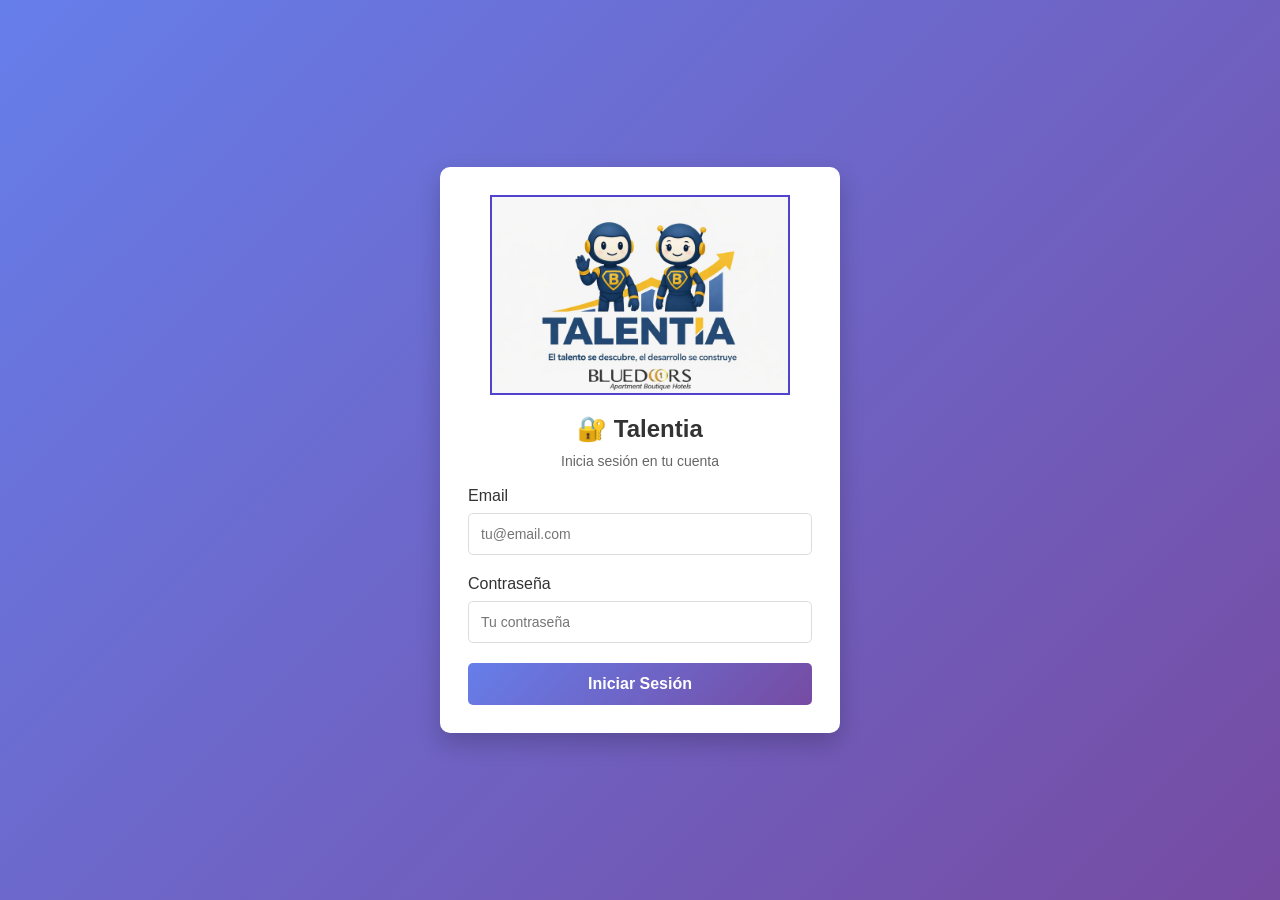
<file: evaluacion-competencias.html>
<!DOCTYPE html>
<html lang="es">
<head>
    <meta charset="UTF-8">
    <meta name="viewport" content="width=device-width, initial-scale=1.0">
    <title>Evaluación de Competencias</title>
    <link rel="stylesheet" href="styles.css">
    <link rel="stylesheet" href="competencia-estilos.css">
    <style>
        .nav-link {
            padding: 12px 24px;
            background: #667eea;
            color: white;
            border: none;
            border-radius: 8px;
            font-size: 1.1em;
            cursor: pointer;
            transition: all 0.3s ease;
            display: inline-flex;
            align-items: center;
            gap: 8px;
            font-weight: 500;
        }

        .nav-link:hover {
            background: #764ba2;
            transform: translateY(-2px);
            box-shadow: 0 4px 8px rgba(0, 0, 0, 0.2);
        }

        .nav-link.active {
            background: #28a745;
        }

        .navigation {
            display: flex;
            gap: 15px;
            margin-bottom: 30px;
            flex-wrap: wrap;
        }

        .instructions-box {
            background: #f3efe3;
            border: 1px solid #ded6c0;
            padding: 15px;
            border-radius: 6px;
            margin-bottom: 15px;
            font-size: 1em;
            line-height: 1.4;
            color: #333;
        }

        .instructions-box p {
            margin: 0 0 8px;
        }

        .instructions-box p:last-child {
            margin-bottom: 0;
        }

        .instructions-box .scale-item {
            margin: 4px 0;
            font-weight: bold;
        }

        /* Encabezado compacto como en empleados */
        header {
            padding: 24px 24px 18px;
            gap: 8px;
            min-height: auto;
        }

        header h1 {
            font-size: 2.1em;
            margin-bottom: 4px;
        }

        @media (max-width: 900px) {
            header {
                padding: 20px 16px 14px;
            }

            header h1 {
                font-size: 1.8em;
            }
        }
    </style>
</head>
<body>
    <div class="container">
        <header>
            <h1>Gestion de Competencias</h1>
            <p class="subtitle">Evaluación de Competencias</p>
            <p style="margin-top: 5px; color: #666; font-size: 0.95em;">
                Usuario: <span id="nombre-evaluador" style="font-weight: bold; color: #333;">Cargando...</span>
            </p>
            <button onclick="logout()" style="position: absolute; top: 20px; right: 20px; padding: 10px 20px; background: #dc3545; color: white; border: none; border-radius: 8px; cursor: pointer; font-size: 1em; font-weight: 500;">🚪 Salir</button>
        </header>

        <div class="content">
            <div class="navigation">
                <button class="nav-link" onclick="window.location.href='index.html'">🏠 Inicio</button>
                <button class="nav-link" onclick="window.location.href='empleados.html'">👥 Empleados</button>
<!--                 <button class="nav-link active" onclick="window.location.href='evaluacion-competencias.html'">🎯 Evalua tu equipo</button> -->
                <button class="nav-link" onclick="window.location.href='historial.html'">📜 Historial</button>
            </div>

            <div class="employee-info">
                <h2>Evaluación de Competencias</h2>

                <div style="margin-bottom: 20px;">
                    <div class="form-group" style="margin-bottom: 15px;">
                        <label for="empleado-select" style="display: block; margin-bottom: 5px; font-weight: bold;">Seleccionar Empleado:</label>
                        <select id="empleado-select" onchange="cargarEmpleado()" style="width: 100%; padding: 10px; border: 1px solid #ddd; border-radius: 5px; font-size: 1.05em;">
                            <option value="">-- Seleccione un empleado --</option>
                        </select>
                    </div>

                    <div class="form-group" style="margin-bottom: 15px;">
                        <label for="jefe-directo" style="display: block; margin-bottom: 5px; font-weight: bold;">Jefe Directo:</label>
                        <input type="text" id="jefe-directo" readonly placeholder="Se cargará automáticamente" 
                               style="width: 100%; padding: 10px; border: 1px solid #ddd; border-radius: 5px; font-size: 1.05em; background-color: #f0f0f0; cursor: not-allowed;">
                    </div>

                    <div class="form-group" style="margin-bottom: 15px;">
                        <label for="periodo-texto" style="display: block; margin-bottom: 5px; font-weight: bold;">Período de Evaluación (Anual):</label>
                        <input type="text" id="periodo-texto" readonly 
                               style="width: 100%; padding: 10px; border: 1px solid #ddd; border-radius: 5px; font-size: 1.05em; background-color: #f5f5f5; cursor: default;">
                        <input type="hidden" id="periodo-select">
                        <div id="validacion-periodo" style="display: none; margin-top: 6px; color: #b00020; font-weight: 600;"></div>
                    </div>

                    <div class="form-group" style="margin-bottom: 15px;">
                        <label for="nivel-ocupacional-texto" style="display: block; margin-bottom: 5px; font-weight: bold;">Nivel ocupacional:</label>
                        <input type="text" id="nivel-ocupacional-texto" readonly placeholder="Se cargará automáticamente"
                               style="width: 100%; padding: 10px; border: 1px solid #ddd; border-radius: 5px; font-size: 1.05em; background-color: #f0f0f0; cursor: not-allowed;">
                        <input type="hidden" id="nivel-ocupacional" value="0">
                    </div>
                </div>

                <div class="instructions-box">
                    <p><strong>Instrucciones:</strong> Por favor, complete la totalidad del presente formulario. Recuerde mantener un criterio objetivo durante la evaluación, ya que los resultados obtenidos serán utilizados para la elaboración de planes de desarrollo individual.</p>
                    <p>Evalúe al colaborador según la evidencia observada de los siguientes comportamientos, utilizando la siguiente escala:</p>
                    <p class="scale-item"><strong>1:</strong> El comportamiento no se evidencia</p>
                    <p class="scale-item"><strong>2:</strong> El comportamiento se evidencia en pocas ocasiones</p>
                    <p class="scale-item"><strong>3:</strong> El comportamiento se evidencia siempre</p>
                    <p class="scale-item"><strong>4:</strong> El comportamiento es sobresaliente</p>
                    <p class="scale-item"><strong>5:</strong> El comportamiento excede las expectativas</p>
                    <p>Seleccione la calificación que mejor represente el desempeño del colaborador en cada criterio.</p>
                </div>

                <!-- Competencia a evaluar -->
                <div id="competencia-container">
                    <div class="placeholder">
                        <p>Seleccione un empleado para comenzar la evaluación</p>
                    </div>
                </div>

                <!-- Resumen de evaluación -->
                <div id="resumen-container" style="display: none;">
                    <div class="summary">
                        <h3>Resumen de Evaluación</h3>
                        <div class="info-grid" style="margin-top: 10px;">
                            <div class="info-item">
                                <label>Total de calificaciones:</label>
                                <span id="totalCalificaciones" style="font-size: 1.2em; color: #667eea;">0</span>
                            </div>
                            <div class="info-item">
                                <label>Promedio general:</label>
                                <span id="promedioGeneralNivel" style="font-size: 1.2em; color: #667eea;">0.0</span>
                            </div>
                        </div>
                        <div id="resumen-contenido" style="margin-top: 10px;"></div>
                        <div style="margin-top: 15px;">
                            <button id="verDetalleEvaluacion" class="btn-guardar" style="display: none; padding: 10px 20px; background: #667eea; color: white; border: none; border-radius: 8px; cursor: pointer; font-size: 1em; font-weight: bold;">
                                👁️ Ver detalle de la evaluación
                            </button>
                        </div>
                    </div>
                </div>

                <button onclick="guardarEvaluacionCompleta()" class="btn-guardar" style="display: none; margin-top: 20px; padding: 12px 30px; background: #28a745; color: white; border: none; border-radius: 8px; cursor: pointer; font-size: 1.05em; font-weight: bold;">
                    💾 Guardar Evaluación
                </button>

            </div>
        </div>

        <footer style="background: #f8f9fa; padding: 20px; text-align: center; color: #666; border-top: 1px solid #dee2e6;">
            <p>&copy; 2026 Bluedoors-Talentia. Desarrollado por Wilson Herrera.</p>
        </footer>
    </div>

    <!-- Scripts -->
    <script src="competencia-evaluador.js"></script>
    <script>
        // Verificación INMEDIATA de autenticación (antes de cualquier otra cosa)
        if (!sessionStorage.getItem('token')) {
            console.log('❌ No hay token. Redirigiendo a login...');
            window.location.href = 'login.html';
        }

        // Verificar rol: solo jefe y admin pueden acceder
        function obtenerUsuarioSesion() {
            try {
                const usuarioRaw = sessionStorage.getItem('usuario');
                if (!usuarioRaw) return null;
                return JSON.parse(usuarioRaw);
            } catch (error) {
                console.error('❌ Sesión de usuario inválida:', error);
                return null;
            }
        }

        const usuarioSesion = obtenerUsuarioSesion();
        if (usuarioSesion && usuarioSesion.rol === 'empleado') {
            console.log('❌ Empleados no pueden acceder a evaluaciones.');
            setTimeout(() => {
                alert('❌ Solo jefes y administradores pueden crear evaluaciones.');
                window.location.href = 'index.html';
            }, 100);
        }

        window.AUTOEVALUACION = false;
        window.EVALUACION_DUPLICADA = false;

        // Funciones de autenticación JWT
        function getToken() {
            const token = sessionStorage.getItem('token');
            console.log('Token recuperado:', token ? '✓ Existe' : '✗ No existe');
            if (!token) {
                console.error('❌ No hay token. Redirigiendo a login...');
                setTimeout(() => {
                    window.location.href = 'login.html';
                }, 500);
                return null;
            }
            return token;
        }

        // Obtener headers con autenticación
        function getHeaders() {
            const token = getToken();
            const headers = {
                'Authorization': `Bearer ${token}`,
                'Content-Type': 'application/json'
            };
            console.log('Headers:', headers);
            return headers;
        }

        // Evita que localhost se quede esperando indefinidamente cuando una petición se cuelga.
        function fetchWithTimeout(url, options = {}, timeoutMs = 30000) {
            const controller = new AbortController();
            const timeoutId = setTimeout(() => controller.abort(), timeoutMs);

            return fetch(url, {
                ...options,
                signal: controller.signal
            }).finally(() => clearTimeout(timeoutId));
        }

        async function fetchJsonConReintento(url, options = {}, cfg = {}) {
            const retries = Number.isInteger(cfg.retries) ? cfg.retries : 2;
            const timeoutMs = Number(cfg.timeoutMs) > 0 ? Number(cfg.timeoutMs) : 30000;

            let ultimoError = null;
            for (let intento = 0; intento <= retries; intento++) {
                try {
                    const response = await fetchWithTimeout(url, options, timeoutMs);
                    let data = null;
                    try {
                        data = await response.json();
                    } catch (_) {
                        data = null;
                    }

                    if (!response.ok) {
                        const mensaje = data?.error || `HTTP ${response.status}`;
                        throw new Error(mensaje);
                    }

                    return data;
                } catch (error) {
                    ultimoError = error;
                    if (intento >= retries) break;
                    await new Promise(resolve => setTimeout(resolve, 400 * (intento + 1)));
                }
            }

            throw ultimoError || new Error('Error de red');
        }

        // Inicializar página
        document.addEventListener('DOMContentLoaded', function() {
            cargarNombreEvaluador();
            cargarEmpleados();
            cargarCompetencias();
            cargarPeriodosEvaluacion();
        });

        // Cargar nombre del evaluador actual
        function cargarNombreEvaluador() {
            try {
                const usuario = obtenerUsuarioSesion();
                if (usuario) {
                    const nombreEvaluador = usuario.nombres_completos || usuario.nombre || 'Usuario';
                    document.getElementById('nombre-evaluador').textContent = nombreEvaluador;
                    console.log('Evaluador cargado:', nombreEvaluador);
                } else {
                    document.getElementById('nombre-evaluador').textContent = 'Sesión no disponible';
                }
            } catch (error) {
                console.error('Error al cargar nombre del evaluador:', error);
                document.getElementById('nombre-evaluador').textContent = 'Error';
            }
        }

        function cargarPeriodosEvaluacion() {
            const selectHidden = document.getElementById('periodo-select');
            const inputTexto = document.getElementById('periodo-texto');
            if (!selectHidden || !inputTexto) return;

            const year = new Date().getFullYear();
            const monthName = new Date().toLocaleString('es-ES', { month: 'long' });
            const monthLabel = monthName.charAt(0).toUpperCase() + monthName.slice(1);

            // Solo evaluación anual - período del mes actual
            const periodoActual = `${monthLabel} ${year}`;

            // Establecer valor en ambos campos
            selectHidden.value = periodoActual;
            inputTexto.value = periodoActual;
            
            // Validar el período automáticamente
            validarPeriodoEmpleado();
        }

        // Cargar lista de empleados
        let empleadosData = []; // Variable global para almacenar datos de empleados
        let empleadoActual = null; // Empleado seleccionado actualmente

        function construirCompetenciaKpi(empleado) {
            if (!empleado || !empleado.aplica_kpi) return null;

            const item1 = (empleado.kpi_item_1 || '').trim();
            const item2 = (empleado.kpi_item_2 || '').trim();
            const item3 = (empleado.kpi_item_3 || '').trim();

            if (!item1 || !item2 || !item3) return null;

            const comportamientos = [item1, item2, item3];
            const niveles = [
                'HACEMOS QUE LAS COSAS PASEN (Ejecutando)',
                'GESTORES DE EXPERIENCIAS (Gestionando)',
                'POTENCIANDO EQUIPOS (Potenciando)',
                'EMPODERANDO Y FOMENTANDO (Dando forma)',
                'LIDERAZGO ESTRATÉGICO (Liderando)'
            ];

            return {
                id: 7,
                nombre: '7. METAS DEL CARGO (KPIs) (si aplica)',
                descripcion: 'Evalúe las metas del cargo definidas para este colaborador.',
                descriptores: niveles.map((rol, index) => ({
                    id: index + 1,
                    rol,
                    comportamientos: [...comportamientos]
                }))
            };
        }
        
        function cargarEmpleados() {
            // Agregar parámetro directo=true para obtener SOLO subordinados directos (para evaluación)
            fetchJsonConReintento('/api/empleados?directo=true', { headers: getHeaders() }, { retries: 2, timeoutMs: 30000 })
                .then(data => {
                    if (!Array.isArray(data)) {
                        throw new Error('Respuesta inválida de empleados');
                    }
                    empleadosData = data; // Guardar datos completos
                    const select = document.getElementById('empleado-select');
                    if (!select) return;

                    select.innerHTML = '<option value="">-- Seleccione un empleado --</option>';
                    console.log(`📋 Empleados cargados para evaluación: ${data.length}`);
                    data.forEach(emp => {
                        const option = document.createElement('option');
                        option.value = emp.id;
                        option.textContent = `${emp.nombres_completos} - ${emp.cargo || 'Sin cargo'}`;
                        select.appendChild(option);
                    });

                    if (data.length === 0) {
                        const option = document.createElement('option');
                        option.value = '';
                        option.textContent = '-- No tiene empleados directos para evaluar --';
                        select.appendChild(option);
                    }
                })
                .catch(error => {
                    console.error('Error cargando empleados:', error);
                    const select = document.getElementById('empleado-select');
                    if (select) {
                        select.innerHTML = '<option value="">-- Error cargando empleados (reintente) --</option>';
                        const optionRetry = document.createElement('option');
                        optionRetry.value = '__retry__';
                        optionRetry.textContent = '↻ Reintentar carga de empleados';
                        select.appendChild(optionRetry);
                    }
                });
        }

        // Cargar datos del empleado
        function cargarEmpleado() {
            const empleadoId = document.getElementById('empleado-select').value;
            const jefeInput = document.getElementById('jefe-directo');
            const nivelInputTexto = document.getElementById('nivel-ocupacional-texto');
            const nivelInputHidden = document.getElementById('nivel-ocupacional');
            
            if (!empleadoId) {
                jefeInput.value = '';
                nivelInputTexto.value = '';
                nivelInputHidden.value = '0';
                empleadoActual = null;
                cargarCompetencias();
                setEstadoValidacion(false, '');
                return;
            }

            if (empleadoId === '__retry__') {
                cargarEmpleados();
                return;
            }

            // Actualizar jefe directo y nivel ocupacional
            empleadoActual = empleadosData.find(emp => emp.id == empleadoId);
            if (empleadoActual) {
                console.log('📊 Datos del empleado:', empleadoActual);
                console.log('📊 Nivel ocupacional del empleado:', empleadoActual.nivel_ocupacional);
                
                jefeInput.value = empleadoActual.jefe_nombre || 'Sistema';
                
                // Actualizar nivel ocupacional (ahora readonly)
                let indiceNivel = 0; // Valor por defecto
                let textoNivel = 'Hacemos que las cosas pasen (Ejecutando)';
                
                if (empleadoActual.nivel_ocupacional) {
                    indiceNivel = obtenerIndiceNivelOcupacional(empleadoActual.nivel_ocupacional);
                    console.log('📊 Índice de nivel calculado:', indiceNivel);
                    
                    if (indiceNivel !== -1) {
                        const niveles = [
                            'Hacemos que las cosas pasen (Ejecutando)',
                            'Gestores de experiencias (Gestionando)',
                            'Potenciando equipos (Potenciando)',
                            'Empoderando y fomentando (Dando forma)',
                            'Liderazgo estratégico (Liderando)'
                        ];
                        textoNivel = niveles[indiceNivel];
                        console.log('✓ Nivel asignado:', textoNivel);
                    } else {
                        indiceNivel = 0; // Si no se encuentra, usar nivel 0
                    }
                } else {
                    console.warn('⚠️ Empleado no tiene nivel_ocupacional definido');
                }
                
                // Actualizar ambos campos (texto visible y valor oculto)
                nivelInputTexto.value = textoNivel;
                nivelInputHidden.value = indiceNivel;
                
                // IMPORTANTE: Guardar el nivel para aplicarlo después de cargar las competencias
                window.nivelPendiente = indiceNivel;
            }

            console.log('Empleado seleccionado:', empleadoId);
            
            // Cargar competencias Y LUEGO aplicar el nivel
            cargarCompetencias();
            validarPeriodoEmpleado();
        }
        
        // Función para mapear nivel ocupacional texto a índice
        function obtenerIndiceNivelOcupacional(nivelTexto) {
            if (!nivelTexto) return -1;
            
            const niveles = [
                'Hacemos que las cosas pasen (Ejecutando)',
                'Gestores de experiencias (Gestionando)',
                'Potenciando equipos (Potenciando)',
                'Empoderando y fomentando (Dando forma)',
                'Liderazgo estratégico (Liderando)'
            ];
            
            // Buscar coincidencia exacta
            const indice = niveles.findIndex(nivel => nivel === nivelTexto);
            if (indice !== -1) return indice;
            
            // Buscar coincidencia parcial (por si el formato cambió)
            const nivelLower = nivelTexto.toLowerCase();
            if (nivelLower.includes('ejecutando')) return 0;
            if (nivelLower.includes('gestionando')) return 1;
            if (nivelLower.includes('potenciando')) return 2;
            if (nivelLower.includes('dando forma')) return 3;
            if (nivelLower.includes('liderando')) return 4;
            
            return -1;
        }

        function setEstadoValidacion(duplicada, mensaje) {
            const aviso = document.getElementById('validacion-periodo');
            const botonGuardar = document.getElementById('btnGuardarEvaluacion');

            window.EVALUACION_DUPLICADA = duplicada;

            if (aviso) {
                aviso.style.display = duplicada ? 'block' : 'none';
                aviso.textContent = duplicada ? mensaje : '';
            }

            // Bloquear/desbloquear campo de período (solo estilo visual ya que es readonly)
            const periodoTexto = document.getElementById('periodo-texto');
            if (periodoTexto) {
                periodoTexto.style.opacity = duplicada ? '0.6' : '1';
            }

            // Mantener selector de empleado SIEMPRE habilitado para permitir cambiar de persona
            const empleadoSelect = document.getElementById('empleado-select');
            if (empleadoSelect) {
                empleadoSelect.disabled = false;
                empleadoSelect.style.opacity = '1';
                empleadoSelect.style.cursor = 'pointer';
            }

            const nivelOcupacional = document.getElementById('nivel-ocupacional');
            if (nivelOcupacional) {
                nivelOcupacional.disabled = duplicada;
                nivelOcupacional.style.opacity = duplicada ? '0.6' : '1';
                nivelOcupacional.style.cursor = duplicada ? 'not-allowed' : 'pointer';
            }

            // Bloquear/desbloquear botón de guardar
            if (botonGuardar) {
                botonGuardar.disabled = duplicada;
                botonGuardar.style.opacity = duplicada ? '0.6' : '1';
                botonGuardar.style.cursor = duplicada ? 'not-allowed' : 'pointer';
                if (duplicada) {
                    botonGuardar.title = mensaje;
                } else {
                    botonGuardar.removeAttribute('title');
                }
            }

            // Bloquear/desbloquear botón alternativo
            const btnGuardarAlternativo = document.querySelector('button[onclick="guardarEvaluacionCompleta()"]');
            if (btnGuardarAlternativo) {
                btnGuardarAlternativo.disabled = duplicada;
                btnGuardarAlternativo.style.opacity = duplicada ? '0.6' : '1';
                btnGuardarAlternativo.style.cursor = duplicada ? 'not-allowed' : 'pointer';
            }

            // Bloquear/desbloquear todos los radio buttons de calificación
            const radioButtons = document.querySelectorAll('input[type="radio"][name^="calif-"]');
            radioButtons.forEach(radio => {
                radio.disabled = duplicada;
                if (duplicada) {
                    radio.style.cursor = 'not-allowed';
                } else {
                    radio.style.cursor = 'pointer';
                }
            });

            // Bloquear/desbloquear campos de observaciones
            const observaciones = document.querySelectorAll('textarea[id^="observaciones-"]');
            observaciones.forEach(textarea => {
                textarea.disabled = duplicada;
                textarea.style.opacity = duplicada ? '0.6' : '1';
                textarea.style.cursor = duplicada ? 'not-allowed' : 'text';
            });

            // Bloquear/desbloquear comentarios generales
            const comentariosGenerales = document.getElementById('comentariosGenerales');
            if (comentariosGenerales) {
                comentariosGenerales.disabled = duplicada;
                comentariosGenerales.style.opacity = duplicada ? '0.6' : '1';
                comentariosGenerales.style.cursor = duplicada ? 'not-allowed' : 'text';
            }
        }

        function validarPeriodoEmpleado() {
            const empleadoId = document.getElementById('empleado-select')?.value;
            const periodo = document.getElementById('periodo-select')?.value;

            if (!empleadoId || !periodo) {
                setEstadoValidacion(false, '');
                return;
            }

            fetchWithTimeout(`/api/evaluaciones/empleado/${empleadoId}`, { headers: getHeaders() })
                .then(response => response.json())
                .then(evaluaciones => {
                    const esAutoevaluacion = typeof window !== 'undefined' && window.AUTOEVALUACION === true;
                    const existe = evaluaciones.some(ev =>
                        ev.periodo === periodo &&
                        Boolean(ev.autoevaluacion) === Boolean(esAutoevaluacion)
                    );

                    if (existe) {
                        const mensaje = esAutoevaluacion
                            ? `Ya existe una autoevaluación para el período ${periodo}.`
                            : `Ya existe una evaluación para el período ${periodo}.`;
                        setEstadoValidacion(true, mensaje);
                    } else {
                        setEstadoValidacion(false, '');
                    }
                })
                .catch(error => {
                    console.error('Error validando período:', error);
                    setEstadoValidacion(false, '');
                });
        }

        // Cargar todas las competencias
        function cargarCompetencias() {
            fetchWithTimeout('/api/competencias')
                .then(response => response.json())
                .then(competencias => {
                    const competenciasSinKpi = (competencias || []).filter(comp => comp.id !== 7);
                    const solicitudes = competenciasSinKpi.map(comp =>
                        fetchWithTimeout(`/api/competencias/${comp.id}`).then(r => r.json())
                    );
                    return Promise.all(solicitudes);
                })
                .then(competenciasCompletas => {
                    const listaFinal = [...competenciasCompletas].sort((a, b) => (a.id || 99) - (b.id || 99));
                    const competenciaKpi = construirCompetenciaKpi(empleadoActual);
                    if (competenciaKpi) {
                        listaFinal.push(competenciaKpi);
                    }
                    
                    // Inicializar competencias
                    competenciaEvaluador.inicializarCompetencias(listaFinal);
                    
                    // CRÍTICO: Si hay un nivel pendiente, aplicarlo AHORA
                    if (typeof window.nivelPendiente !== 'undefined') {
                        console.log('🎯 Aplicando nivel pendiente:', window.nivelPendiente);
                        competenciaEvaluador.setNivelOcupacional(window.nivelPendiente);
                        window.nivelPendiente = undefined; // Limpiar
                    }
                })
                .catch(error => {
                    console.error('Error al cargar competencias:', error);
                    document.getElementById('competencia-container').innerHTML =
                        '<div class="error">Error al cargar competencias. Reintentar.</div>';
                });
        }

        // El nivel ocupacional ahora es de solo lectura (se setea automáticamente al seleccionar empleado)

        // Guardar evaluación completa
        function guardarEvaluacionCompleta() {
            const empleadoId = document.getElementById('empleado-select').value;
            const periodo = document.getElementById('periodo-select').value;

            if (!empleadoId || !periodo) {
                alert('Por favor seleccione empleado y período');
                return;
            }

            if (window.EVALUACION_DUPLICADA) {
                alert('Ya existe una evaluación para este período. Seleccione otro período.');
                return;
            }

            // Validar que todas las calificaciones estén completas
            const validacion = competenciaEvaluador.validarCalificacionesCompletas();
            if (!validacion.valido) {
                alert(validacion.mensaje);
                return;
            }

            const datos = competenciaEvaluador.obtenerDatosEvaluacion();
            if (!datos || datos.competencias.length === 0) {
                alert('Por favor complete la evaluación');
                return;
            }

            // Llamar a la función de guardado del objeto competenciaEvaluador
            competenciaEvaluador.guardarEvaluacion();
        }

        // Función logout
        async function logout() {
            try {
                const token = sessionStorage.getItem('token');
                if (token) {
                    // Llamar al backend para cerrar sesión en la BD
                    await fetch('/api/logout', {
                        method: 'POST',
                        headers: {
                            'Content-Type': 'application/json',
                            'Authorization': `Bearer ${token}`
                        }
                    });
                }
            } catch (error) {
                console.log('Error al cerrar sesión:', error);
            } finally {
                // Siempre limpiar sessionStorage y redirigir
                sessionStorage.removeItem('token');
                sessionStorage.removeItem('usuario');
                window.location.href = 'login.html';
            }
        }
    </script>
    <script src="keep-alive.js"></script>
</body>
</html>
</file>
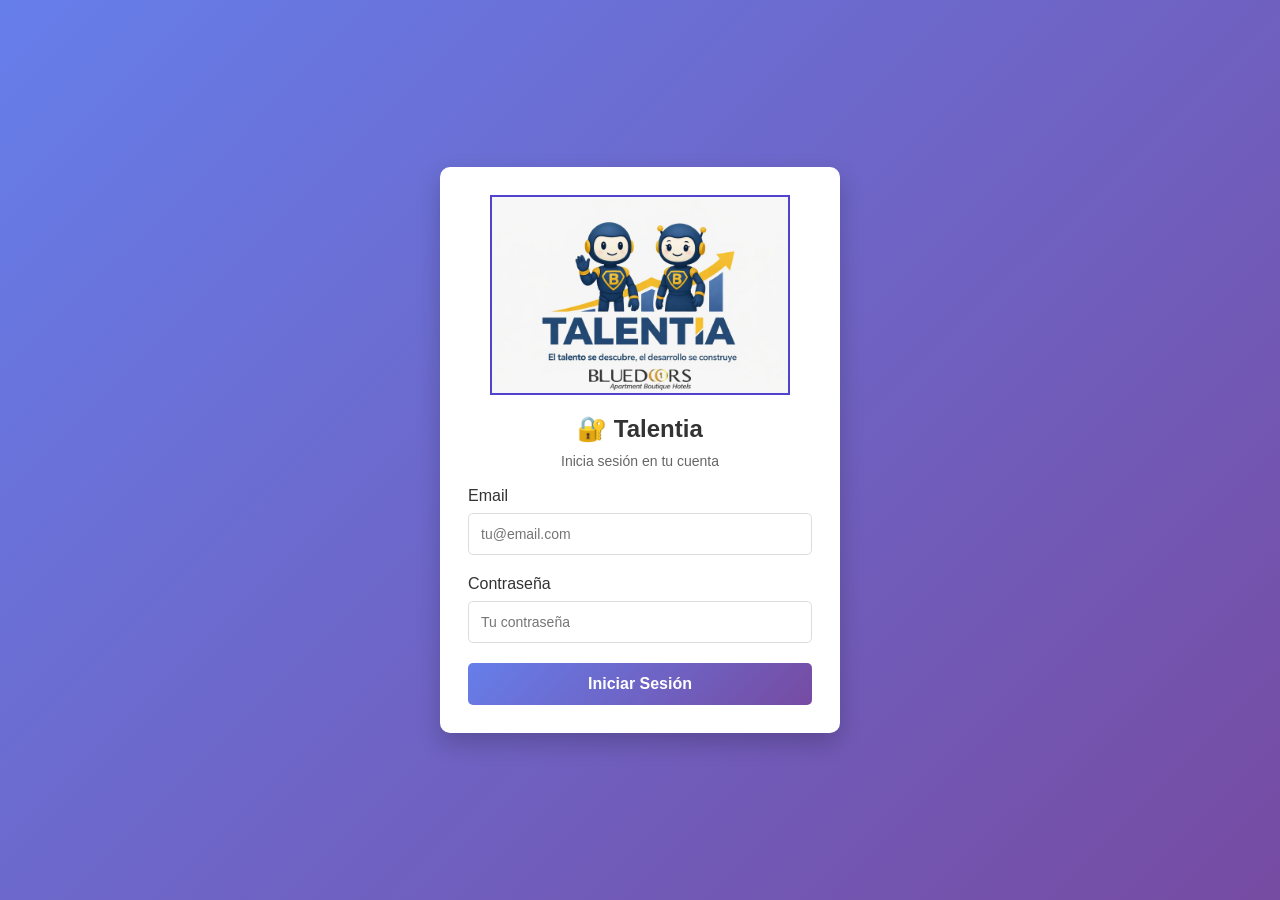
<file: login.html>
<!DOCTYPE html>
<html lang="es">
<head>
    <meta charset="UTF-8">
    <meta name="viewport" content="width=device-width, initial-scale=1.0">
    <title>Login - Talentia</title>
    <style>
        * {
            margin: 0;
            padding: 0;
            box-sizing: border-box;
        }
        
        body {
            font-family: 'Segoe UI', Tahoma, Geneva, Verdana, sans-serif;
            background: linear-gradient(135deg, #667eea 0%, #764ba2 100%);
            min-height: 100vh;
            display: flex;
            flex-direction: column;
            justify-content: center;
            align-items: center;
            padding: 24px 16px;
            gap: 16px;
        }
        
        .login-container {
            background: white;
            padding: 28px;
            border-radius: 10px;
            box-shadow: 0 10px 25px rgba(0, 0, 0, 0.2);
            width: 100%;
            max-width: 400px;
        }

        .page-footer {
            width: 100%;
            max-width: 760px;
            background: #f8f9fa;
            padding: 12px 16px;
            text-align: center;
            color: #666;
            border-top: 1px solid #dee2e6;
            border-radius: 8px;
        }

        @media (max-width: 640px) {
            .login-container {
                padding: 24px;
            }
            .page-footer {
                font-size: 13px;
            }
        }
        
        .login-container h1 {
            text-align: center;
            color: #333;
            margin-bottom: 10px;
            font-size: 24px;
        }
        
        .login-container p {
            text-align: center;
            color: #666;
            margin-bottom: 18px;
            font-size: 14px;
        }
        
        .form-group {
            margin-bottom: 20px;
        }
        
        label {
            display: block;
            margin-bottom: 8px;
            color: #333;
            font-weight: 500;
        }
        
        input[type="email"],
        input[type="password"] {
            width: 100%;
            padding: 12px;
            border: 1px solid #ddd;
            border-radius: 5px;
            font-size: 14px;
            transition: border-color 0.3s;
        }
        
        input[type="email"]:focus,
        input[type="password"]:focus {
            outline: none;
            border-color: #667eea;
            box-shadow: 0 0 5px rgba(102, 126, 234, 0.3);
        }
        
        .login-btn {
            width: 100%;
            padding: 12px;
            background: linear-gradient(135deg, #667eea 0%, #764ba2 100%);
            color: white;
            border: none;
            border-radius: 5px;
            font-size: 16px;
            font-weight: 600;
            cursor: pointer;
            transition: transform 0.2s, box-shadow 0.2s;
        }
        
        .login-btn:hover {
            transform: translateY(-2px);
            box-shadow: 0 5px 15px rgba(102, 126, 234, 0.4);
        }
        
        .login-btn:disabled {
            opacity: 0.6;
            cursor: not-allowed;
        }
        
        .error-message {
            background: #fee;
            color: #c33;
            padding: 12px;
            border-radius: 5px;
            margin-bottom: 20px;
            display: none;
            border-left: 4px solid #c33;
        }
        
        .error-message.show {
            display: block;
        }
        
        .success-message {
            background: #efe;
            color: #3c3;
            padding: 12px;
            border-radius: 5px;
            margin-bottom: 20px;
            display: none;
            border-left: 4px solid #3c3;
        }
        
        .success-message.show {
            display: block;
        }
        
        .demo-credentials {
            background: #f5f5f5;
            padding: 15px;
            border-radius: 5px;
            margin-top: 20px;
            font-size: 12px;
            color: #666;
        }
        
        .demo-credentials strong {
            color: #333;
        }
        
        .logo-container {
            text-align: center;
            margin-bottom: 16px;
        }
        
         .logo-container img {
            max-width: 300px;
            height: auto;
            border: 2px solid #5143ce;
        }


        @media (max-height: 800px) {
            .login-container {
                padding: 20px;
            }

            .logo-container img {
                max-width: 210px;
            }

            .demo-credentials {
                margin-top: 12px;
                padding: 12px;
            }
        }
    </style>
</head>
<body>
    <div class="login-container">
        <div class="logo-container">
            <img src="Logo/logo_talentia.jpeg" alt="Logo Talentia">
        </div>
        <h1>🔐 Talentia</h1>
        <p>Inicia sesión en tu cuenta</p>
        
        <div class="error-message" id="errorMessage"></div>
        <div class="success-message" id="successMessage"></div>
        
        <form id="loginForm">
            <div class="form-group">
                <label for="email">Email</label>
                <input 
                    type="email" 
                    id="email" 
                    name="email" 
                    required
                    placeholder="tu@email.com"
                >
            </div>
            
            <div class="form-group">
                <label for="password">Contraseña</label>
                <input 
                    type="password" 
                    id="password" 
                    name="password" 
                    required
                    placeholder="Tu contraseña"
                >
            </div>
            
            <button type="submit" class="login-btn" id="loginBtn">
                Iniciar Sesión
            </button>
        </form>
        
<!--         <div class="demo-credentials">
            <strong>👤 Credenciales de prueba (Admin):</strong><br>
            Email: <strong>admin@bluedoors.com</strong><br>
            Contraseña: <strong>Admin123!</strong><br>
            <br>
            ⚠️ Recuerda cambiar la contraseña después del primer login
        </div> -->
    </div>
    
    <script>
        const loginForm = document.getElementById('loginForm');
        const errorMessage = document.getElementById('errorMessage');
        const successMessage = document.getElementById('successMessage');
        const loginBtn = document.getElementById('loginBtn');

        async function postLoginWithRetry(payload, options = {}) {
            const timeoutMs = Number(options.timeoutMs) > 0 ? Number(options.timeoutMs) : 30000;
            const retries = Number(options.retries) >= 0 ? Number(options.retries) : 1;

            let lastError = null;

            for (let attempt = 0; attempt <= retries; attempt++) {
                const controller = new AbortController();
                const timeoutId = setTimeout(() => controller.abort(), timeoutMs);

                try {
                    const response = await fetch('/api/login', {
                        method: 'POST',
                        headers: {
                            'Content-Type': 'application/json'
                        },
                        body: JSON.stringify(payload),
                        signal: controller.signal
                    });

                    clearTimeout(timeoutId);
                    return response;
                } catch (error) {
                    clearTimeout(timeoutId);
                    lastError = error;

                    const canRetry = attempt < retries && (
                        error.name === 'AbortError' ||
                        error.message.includes('Failed to fetch') ||
                        error.message.includes('NetworkError')
                    );

                    if (!canRetry) {
                        throw error;
                    }

                    await new Promise(resolve => setTimeout(resolve, 400 * (attempt + 1)));
                }
            }

            throw lastError || new Error('No se pudo completar el inicio de sesión');
        }
        
        loginForm.addEventListener('submit', async (e) => {
            e.preventDefault();
            
            errorMessage.classList.remove('show');
            successMessage.classList.remove('show');
            loginBtn.disabled = true;
            loginBtn.textContent = 'Iniciando sesión...';
            
            const email = document.getElementById('email').value;
            const contrasena = document.getElementById('password').value;

            try {
                const response = await postLoginWithRetry({
                        email: email,
                        contrasena: contrasena
                    }, {
                        timeoutMs: 30000,
                        retries: 1
                    }
                );
                
                // Verificar si la respuesta es JSON antes de parsear
                const contentType = response.headers.get('content-type');
                if (!contentType || !contentType.includes('application/json')) {
                    throw new Error('El servidor no está respondiendo correctamente. Verifique que el backend esté activo.');
                }
                
                const data = await response.json();
                
                if (response.ok) {
                    // Guardar token
                    sessionStorage.setItem('token', data.token);
                    sessionStorage.setItem('usuario', JSON.stringify(data.usuario));
                    
                    showSuccess('¡Bienvenido! Redireccionando...');
                    
                    // Redirigir al dashboard
                    setTimeout(() => {
                        window.location.href = 'index.html';
                    }, 1000);
                } else {
                    showError(data.error || 'Error en la autenticación');
                    loginBtn.disabled = false;
                    loginBtn.textContent = 'Iniciar Sesión';
                }
            } catch (error) {
                if (error.name === 'AbortError') {
                    showError('La solicitud tardó demasiado (30s). Verifique su conexión o intente nuevamente en unos segundos.');
                } else {
                    showError('Error de conexión: ' + error.message);
                }
                
                loginBtn.disabled = false;
                loginBtn.textContent = 'Iniciar Sesión';
            }
        });
        
        function showError(message) {
            errorMessage.textContent = message;
            errorMessage.classList.add('show');
        }
        
        function showSuccess(message) {
            successMessage.textContent = message;
            successMessage.classList.add('show');
        }
    </script>
</body>
</html>
</file>
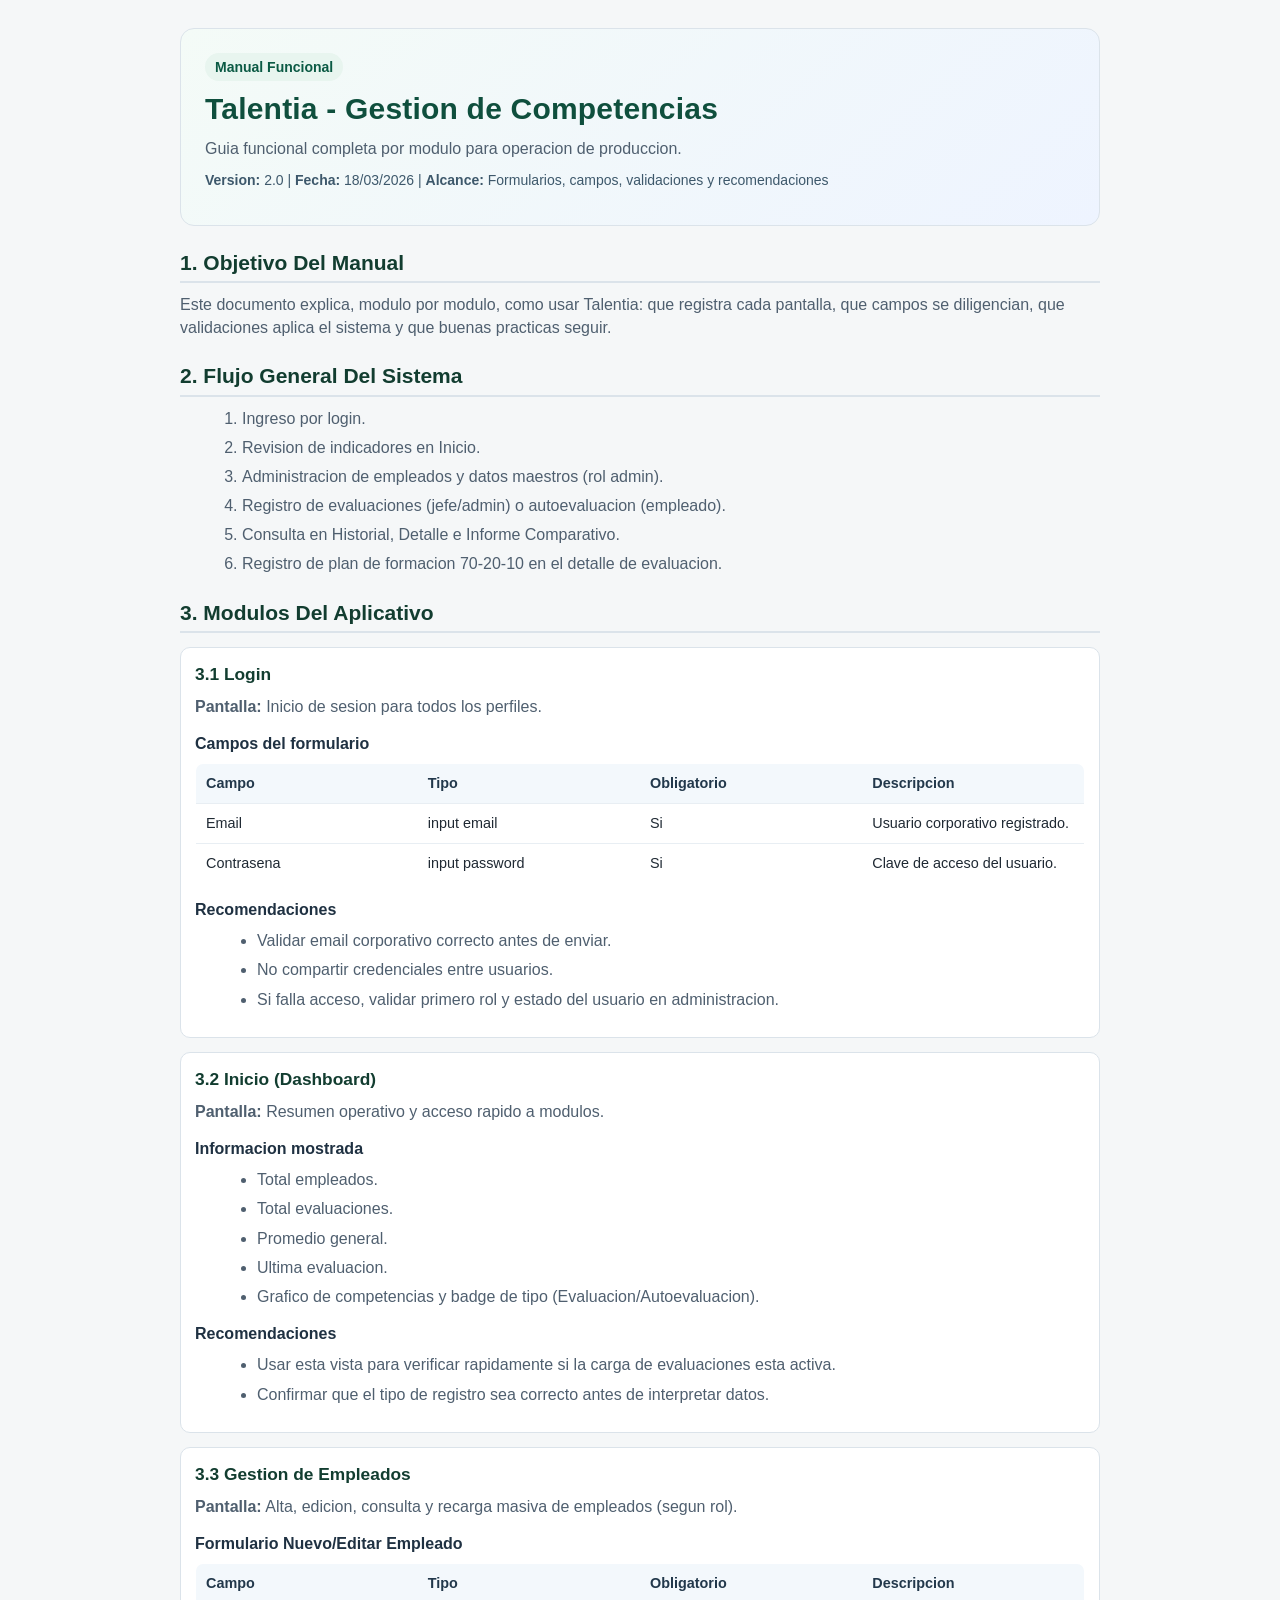
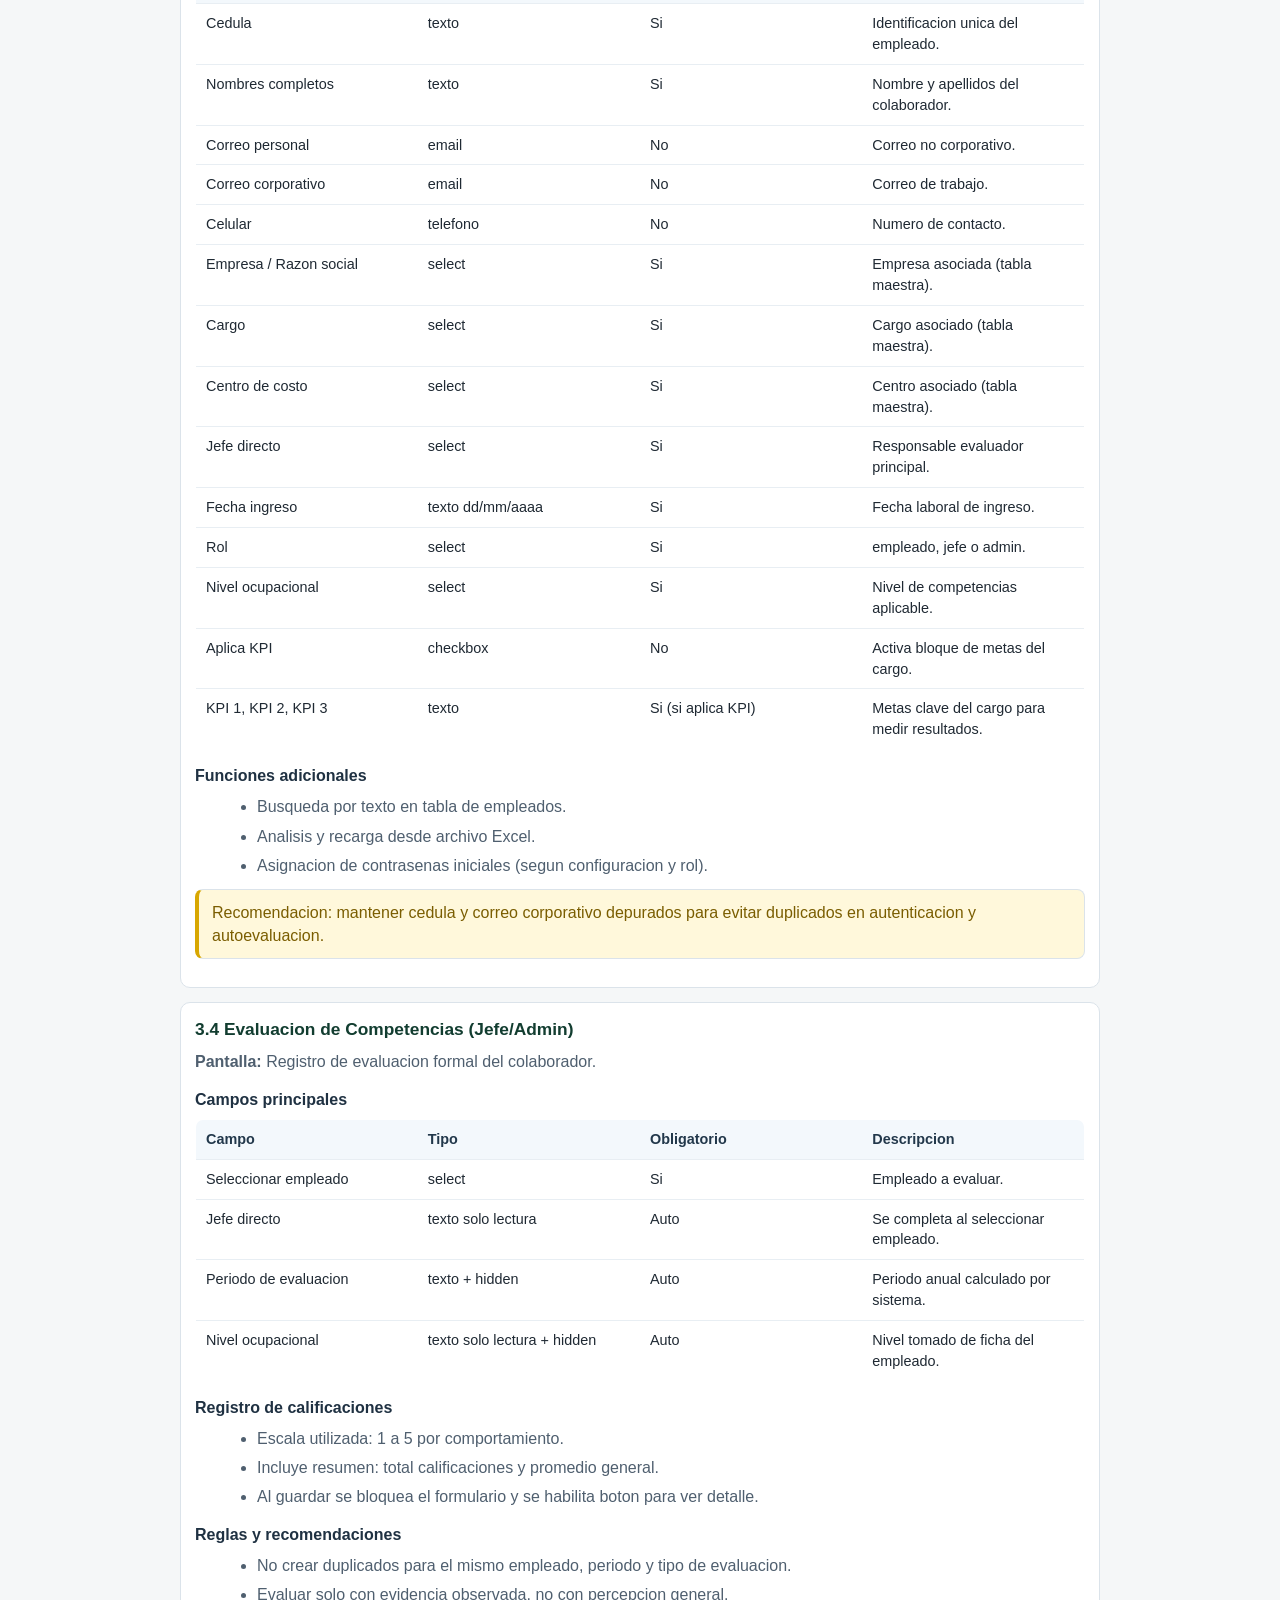
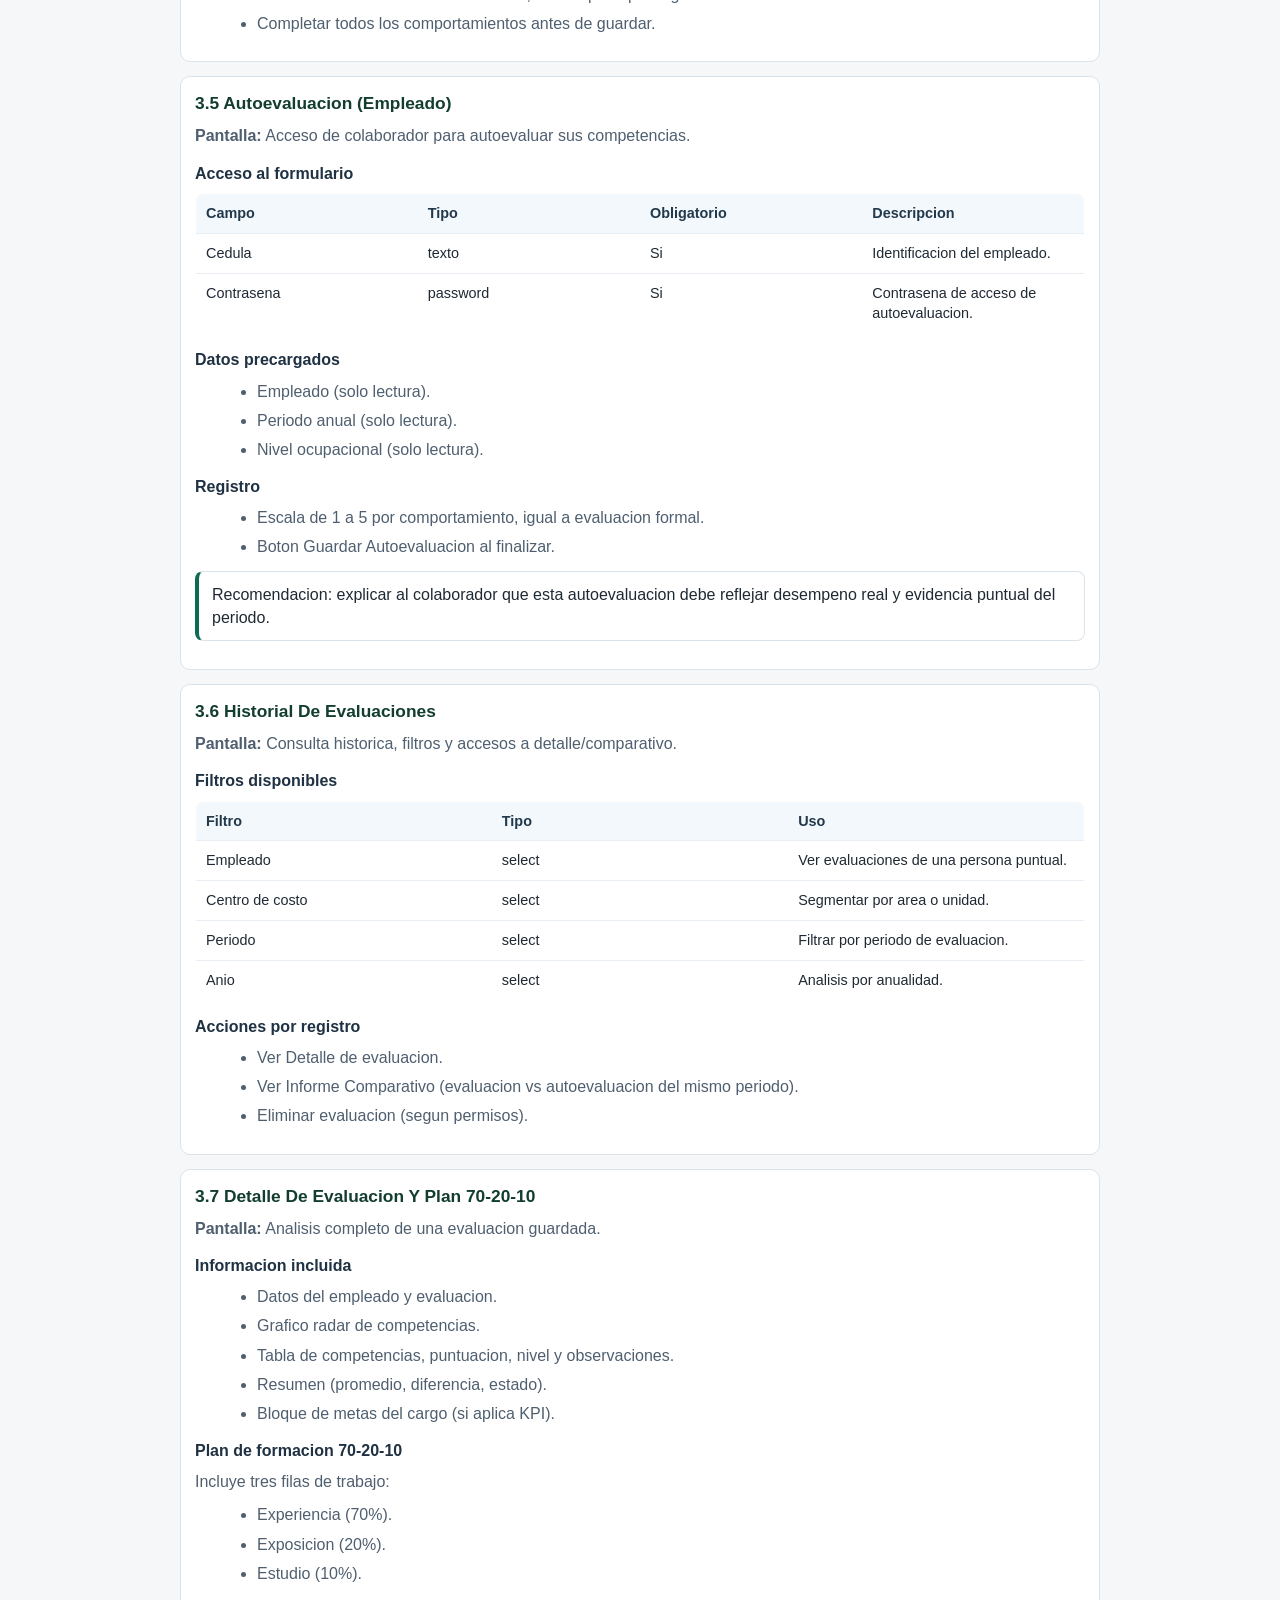
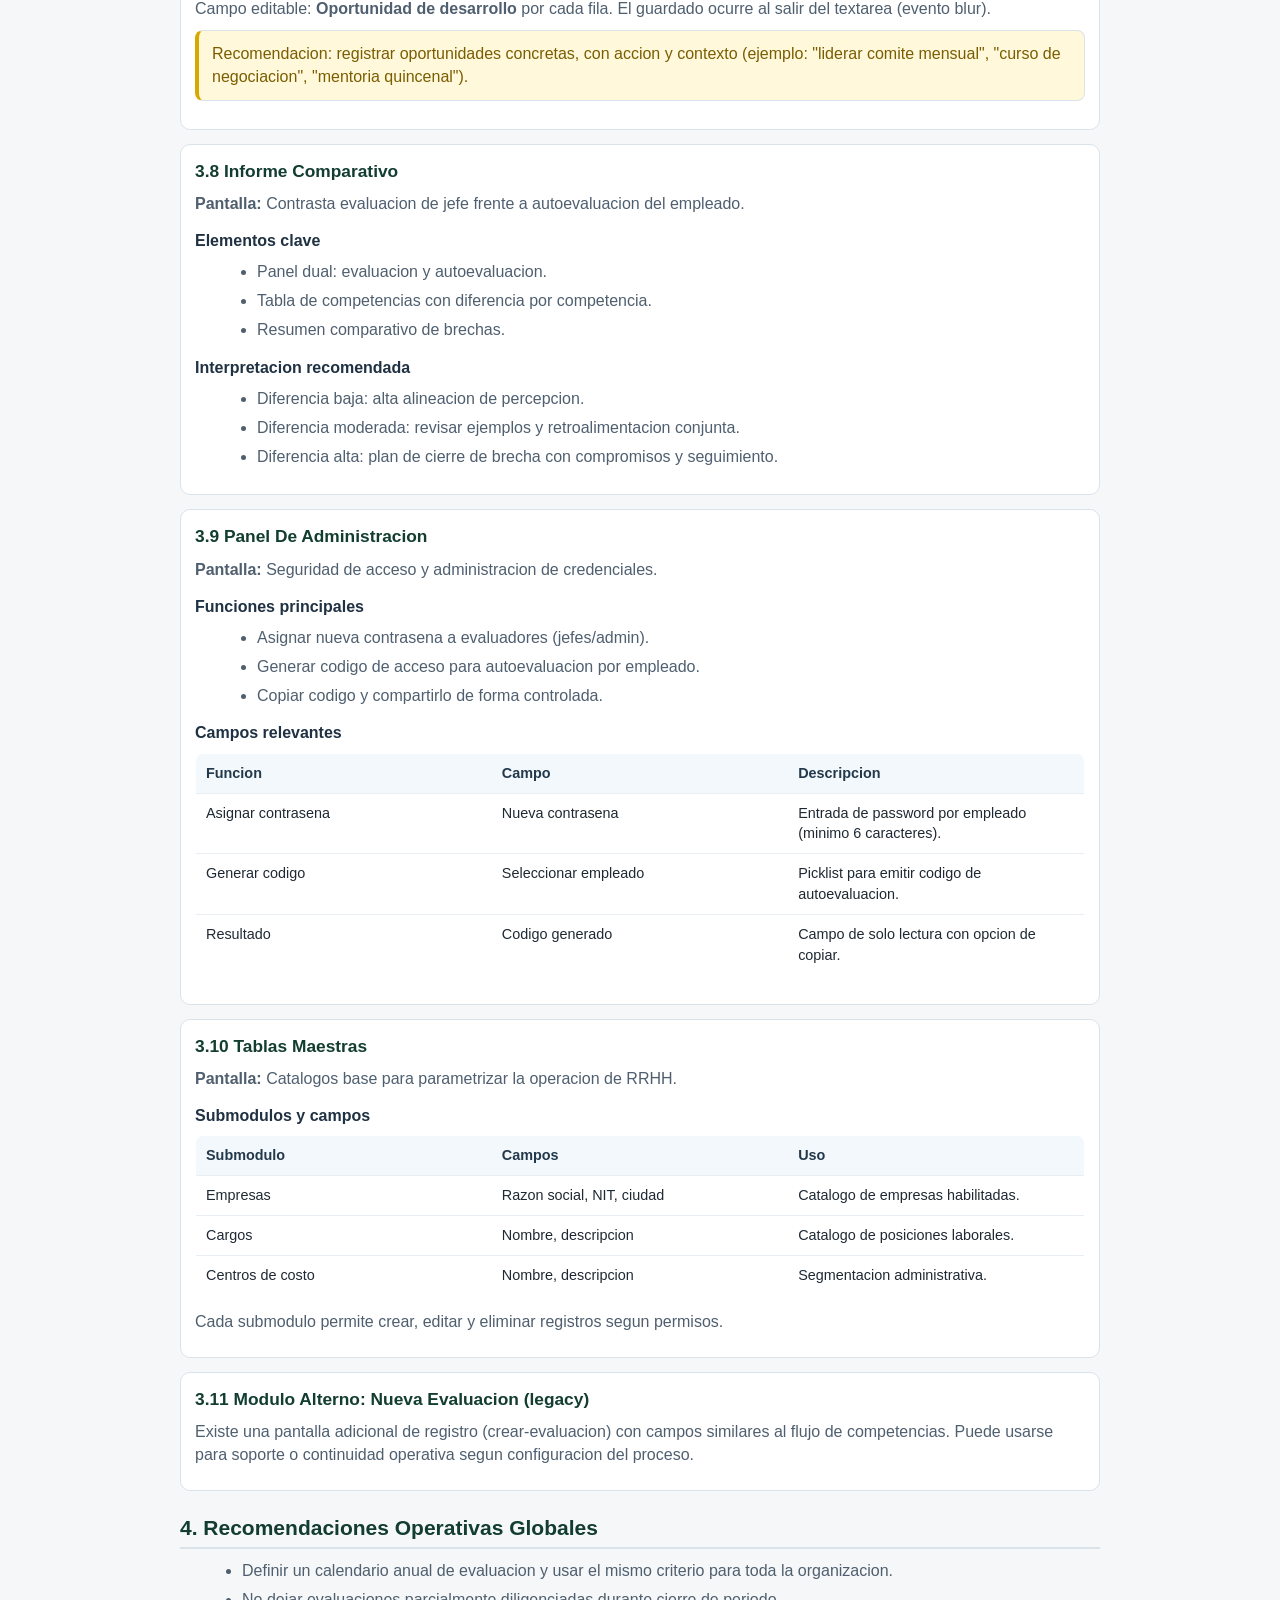
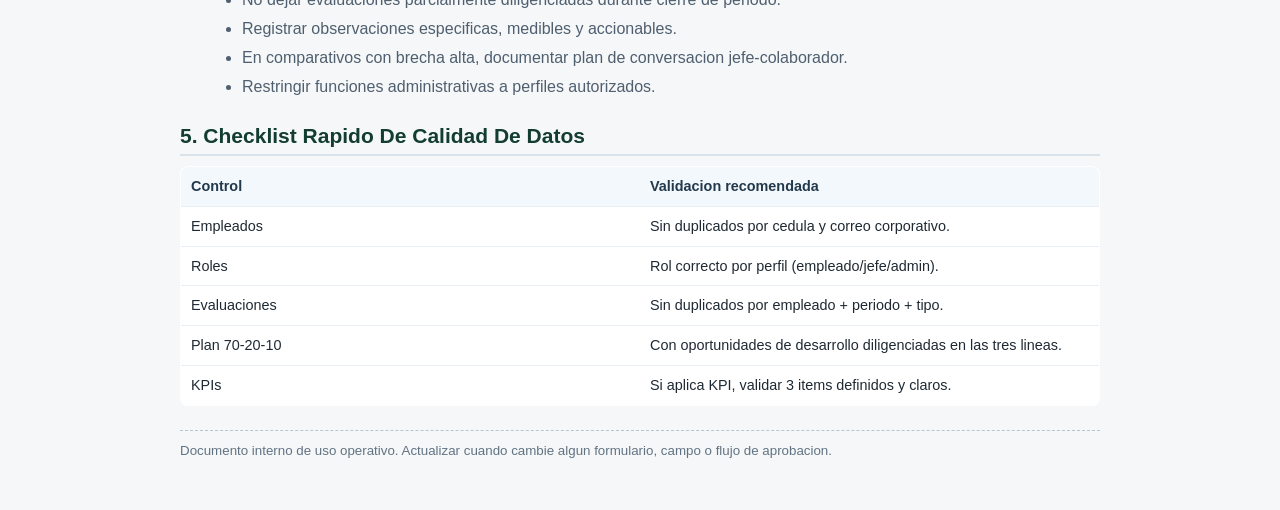
<file: MANUAL_BREVE_TALENTIA.html>
<!doctype html>
<html lang="es">
<head>
  <meta charset="utf-8" />
  <meta name="viewport" content="width=device-width, initial-scale=1" />
  <title>Manual Funcional Completo - Talentia</title>
  <style>
    :root {
      --bg: #f5f7f8;
      --paper: #ffffff;
      --ink: #1f2933;
      --muted: #4f5f6f;
      --line: #dbe3ea;
      --brand: #0b6b53;
      --brand-soft: #e8f5ef;
      --warn: #7a5d00;
      --warn-soft: #fff8db;
    }

    * { box-sizing: border-box; }

    body {
      margin: 0;
      font-family: "Segoe UI", Tahoma, sans-serif;
      background: var(--bg);
      color: var(--ink);
      line-height: 1.45;
      font-size: 12pt;
    }

    .page {
      max-width: 980px;
      margin: 0 auto;
      padding: 28px 30px 40px;
    }

    .cover {
      background: linear-gradient(140deg, #f4fbf7 0%, #eef4ff 100%);
      border: 1px solid var(--line);
      border-radius: 14px;
      padding: 24px;
      margin-bottom: 16px;
    }

    .tag {
      display: inline-block;
      padding: 4px 10px;
      border-radius: 999px;
      background: var(--brand-soft);
      color: #0b5a44;
      font-weight: 700;
      font-size: 10.5pt;
      margin-bottom: 10px;
    }

    h1, h2, h3 {
      margin: 0 0 10px;
      line-height: 1.2;
    }

    h1 {
      font-size: 30px;
      color: #0f4f3d;
      letter-spacing: 0.2px;
    }

    h2 {
      font-size: 21px;
      margin-top: 24px;
      color: #123d30;
      border-bottom: 2px solid var(--line);
      padding-bottom: 6px;
    }

    h3 {
      font-size: 16px;
      margin-top: 16px;
      color: #1f3142;
    }

    p { margin: 0 0 10px; color: var(--muted); }

    ul, ol {
      margin: 8px 0 12px 22px;
      color: var(--muted);
    }

    li { margin: 6px 0; }

    .meta {
      font-size: 10.5pt;
      color: #3d586b;
      margin-top: 8px;
    }

    .box {
      background: var(--paper);
      border: 1px solid var(--line);
      border-left: 4px solid var(--brand);
      border-radius: 8px;
      padding: 11px 13px;
      margin: 10px 0 14px;
    }

    .warn {
      border-left-color: #d8a700;
      background: var(--warn-soft);
      color: var(--warn);
    }

    table {
      width: 100%;
      border-collapse: collapse;
      margin: 8px 0 14px;
      background: var(--paper);
      border: 1px solid var(--line);
      border-radius: 8px;
      overflow: hidden;
    }

    th, td {
      padding: 9px 10px;
      text-align: left;
      border-bottom: 1px solid #e8eef3;
      vertical-align: top;
      font-size: 10.8pt;
    }

    th {
      background: #f3f8fc;
      color: #22384b;
      font-weight: 700;
      width: 25%;
    }

    tr:last-child td,
    tr:last-child th { border-bottom: 0; }

    .module {
      background: #fff;
      border: 1px solid var(--line);
      border-radius: 10px;
      padding: 14px;
      margin: 14px 0;
    }

    .module-title {
      font-weight: 700;
      color: #123d30;
      margin-bottom: 8px;
      font-size: 13pt;
    }

    .footer {
      margin-top: 24px;
      padding-top: 10px;
      border-top: 1px dashed #b8c4ce;
      color: #617383;
      font-size: 10pt;
    }

    @media print {
      @page { size: A4; margin: 12mm; }
      body { background: #fff; }
      .page { max-width: none; padding: 0; }
      .module, h2, h3, table, .box { break-inside: avoid; }
    }
  </style>
</head>
<body>
  <main class="page">
    <section class="cover">
      <div class="tag">Manual Funcional</div>
      <h1>Talentia - Gestion de Competencias</h1>
      <p>Guia funcional completa por modulo para operacion de produccion.</p>
      <p class="meta"><strong>Version:</strong> 2.0 | <strong>Fecha:</strong> 18/03/2026 | <strong>Alcance:</strong> Formularios, campos, validaciones y recomendaciones</p>
    </section>

    <h2>1. Objetivo Del Manual</h2>
    <p>
      Este documento explica, modulo por modulo, como usar Talentia: que registra cada pantalla,
      que campos se diligencian, que validaciones aplica el sistema y que buenas practicas seguir.
    </p>

    <h2>2. Flujo General Del Sistema</h2>
    <ol>
      <li>Ingreso por login.</li>
      <li>Revision de indicadores en Inicio.</li>
      <li>Administracion de empleados y datos maestros (rol admin).</li>
      <li>Registro de evaluaciones (jefe/admin) o autoevaluacion (empleado).</li>
      <li>Consulta en Historial, Detalle e Informe Comparativo.</li>
      <li>Registro de plan de formacion 70-20-10 en el detalle de evaluacion.</li>
    </ol>

    <h2>3. Modulos Del Aplicativo</h2>

    <section class="module">
      <div class="module-title">3.1 Login</div>
      <p><strong>Pantalla:</strong> Inicio de sesion para todos los perfiles.</p>
      <h3>Campos del formulario</h3>
      <table>
        <tr><th>Campo</th><th>Tipo</th><th>Obligatorio</th><th>Descripcion</th></tr>
        <tr><td>Email</td><td>input email</td><td>Si</td><td>Usuario corporativo registrado.</td></tr>
        <tr><td>Contrasena</td><td>input password</td><td>Si</td><td>Clave de acceso del usuario.</td></tr>
      </table>
      <h3>Recomendaciones</h3>
      <ul>
        <li>Validar email corporativo correcto antes de enviar.</li>
        <li>No compartir credenciales entre usuarios.</li>
        <li>Si falla acceso, validar primero rol y estado del usuario en administracion.</li>
      </ul>
    </section>

    <section class="module">
      <div class="module-title">3.2 Inicio (Dashboard)</div>
      <p><strong>Pantalla:</strong> Resumen operativo y acceso rapido a modulos.</p>
      <h3>Informacion mostrada</h3>
      <ul>
        <li>Total empleados.</li>
        <li>Total evaluaciones.</li>
        <li>Promedio general.</li>
        <li>Ultima evaluacion.</li>
        <li>Grafico de competencias y badge de tipo (Evaluacion/Autoevaluacion).</li>
      </ul>
      <h3>Recomendaciones</h3>
      <ul>
        <li>Usar esta vista para verificar rapidamente si la carga de evaluaciones esta activa.</li>
        <li>Confirmar que el tipo de registro sea correcto antes de interpretar datos.</li>
      </ul>
    </section>

    <section class="module">
      <div class="module-title">3.3 Gestion de Empleados</div>
      <p><strong>Pantalla:</strong> Alta, edicion, consulta y recarga masiva de empleados (segun rol).</p>
      <h3>Formulario Nuevo/Editar Empleado</h3>
      <table>
        <tr><th>Campo</th><th>Tipo</th><th>Obligatorio</th><th>Descripcion</th></tr>
        <tr><td>Cedula</td><td>texto</td><td>Si</td><td>Identificacion unica del empleado.</td></tr>
        <tr><td>Nombres completos</td><td>texto</td><td>Si</td><td>Nombre y apellidos del colaborador.</td></tr>
        <tr><td>Correo personal</td><td>email</td><td>No</td><td>Correo no corporativo.</td></tr>
        <tr><td>Correo corporativo</td><td>email</td><td>No</td><td>Correo de trabajo.</td></tr>
        <tr><td>Celular</td><td>telefono</td><td>No</td><td>Numero de contacto.</td></tr>
        <tr><td>Empresa / Razon social</td><td>select</td><td>Si</td><td>Empresa asociada (tabla maestra).</td></tr>
        <tr><td>Cargo</td><td>select</td><td>Si</td><td>Cargo asociado (tabla maestra).</td></tr>
        <tr><td>Centro de costo</td><td>select</td><td>Si</td><td>Centro asociado (tabla maestra).</td></tr>
        <tr><td>Jefe directo</td><td>select</td><td>Si</td><td>Responsable evaluador principal.</td></tr>
        <tr><td>Fecha ingreso</td><td>texto dd/mm/aaaa</td><td>Si</td><td>Fecha laboral de ingreso.</td></tr>
        <tr><td>Rol</td><td>select</td><td>Si</td><td>empleado, jefe o admin.</td></tr>
        <tr><td>Nivel ocupacional</td><td>select</td><td>Si</td><td>Nivel de competencias aplicable.</td></tr>
        <tr><td>Aplica KPI</td><td>checkbox</td><td>No</td><td>Activa bloque de metas del cargo.</td></tr>
        <tr><td>KPI 1, KPI 2, KPI 3</td><td>texto</td><td>Si (si aplica KPI)</td><td>Metas clave del cargo para medir resultados.</td></tr>
      </table>
      <h3>Funciones adicionales</h3>
      <ul>
        <li>Busqueda por texto en tabla de empleados.</li>
        <li>Analisis y recarga desde archivo Excel.</li>
        <li>Asignacion de contrasenas iniciales (segun configuracion y rol).</li>
      </ul>
      <div class="box warn">
        Recomendacion: mantener cedula y correo corporativo depurados para evitar duplicados en autenticacion y autoevaluacion.
      </div>
    </section>

    <section class="module">
      <div class="module-title">3.4 Evaluacion de Competencias (Jefe/Admin)</div>
      <p><strong>Pantalla:</strong> Registro de evaluacion formal del colaborador.</p>
      <h3>Campos principales</h3>
      <table>
        <tr><th>Campo</th><th>Tipo</th><th>Obligatorio</th><th>Descripcion</th></tr>
        <tr><td>Seleccionar empleado</td><td>select</td><td>Si</td><td>Empleado a evaluar.</td></tr>
        <tr><td>Jefe directo</td><td>texto solo lectura</td><td>Auto</td><td>Se completa al seleccionar empleado.</td></tr>
        <tr><td>Periodo de evaluacion</td><td>texto + hidden</td><td>Auto</td><td>Periodo anual calculado por sistema.</td></tr>
        <tr><td>Nivel ocupacional</td><td>texto solo lectura + hidden</td><td>Auto</td><td>Nivel tomado de ficha del empleado.</td></tr>
      </table>
      <h3>Registro de calificaciones</h3>
      <ul>
        <li>Escala utilizada: 1 a 5 por comportamiento.</li>
        <li>Incluye resumen: total calificaciones y promedio general.</li>
        <li>Al guardar se bloquea el formulario y se habilita boton para ver detalle.</li>
      </ul>
      <h3>Reglas y recomendaciones</h3>
      <ul>
        <li>No crear duplicados para el mismo empleado, periodo y tipo de evaluacion.</li>
        <li>Evaluar solo con evidencia observada, no con percepcion general.</li>
        <li>Completar todos los comportamientos antes de guardar.</li>
      </ul>
    </section>

    <section class="module">
      <div class="module-title">3.5 Autoevaluacion (Empleado)</div>
      <p><strong>Pantalla:</strong> Acceso de colaborador para autoevaluar sus competencias.</p>
      <h3>Acceso al formulario</h3>
      <table>
        <tr><th>Campo</th><th>Tipo</th><th>Obligatorio</th><th>Descripcion</th></tr>
        <tr><td>Cedula</td><td>texto</td><td>Si</td><td>Identificacion del empleado.</td></tr>
        <tr><td>Contrasena</td><td>password</td><td>Si</td><td>Contrasena de acceso de autoevaluacion.</td></tr>
      </table>
      <h3>Datos precargados</h3>
      <ul>
        <li>Empleado (solo lectura).</li>
        <li>Periodo anual (solo lectura).</li>
        <li>Nivel ocupacional (solo lectura).</li>
      </ul>
      <h3>Registro</h3>
      <ul>
        <li>Escala de 1 a 5 por comportamiento, igual a evaluacion formal.</li>
        <li>Boton Guardar Autoevaluacion al finalizar.</li>
      </ul>
      <div class="box">
        Recomendacion: explicar al colaborador que esta autoevaluacion debe reflejar desempeno real y evidencia puntual del periodo.
      </div>
    </section>

    <section class="module">
      <div class="module-title">3.6 Historial De Evaluaciones</div>
      <p><strong>Pantalla:</strong> Consulta historica, filtros y accesos a detalle/comparativo.</p>
      <h3>Filtros disponibles</h3>
      <table>
        <tr><th>Filtro</th><th>Tipo</th><th>Uso</th></tr>
        <tr><td>Empleado</td><td>select</td><td>Ver evaluaciones de una persona puntual.</td></tr>
        <tr><td>Centro de costo</td><td>select</td><td>Segmentar por area o unidad.</td></tr>
        <tr><td>Periodo</td><td>select</td><td>Filtrar por periodo de evaluacion.</td></tr>
        <tr><td>Anio</td><td>select</td><td>Analisis por anualidad.</td></tr>
      </table>
      <h3>Acciones por registro</h3>
      <ul>
        <li>Ver Detalle de evaluacion.</li>
        <li>Ver Informe Comparativo (evaluacion vs autoevaluacion del mismo periodo).</li>
        <li>Eliminar evaluacion (segun permisos).</li>
      </ul>
    </section>

    <section class="module">
      <div class="module-title">3.7 Detalle De Evaluacion Y Plan 70-20-10</div>
      <p><strong>Pantalla:</strong> Analisis completo de una evaluacion guardada.</p>
      <h3>Informacion incluida</h3>
      <ul>
        <li>Datos del empleado y evaluacion.</li>
        <li>Grafico radar de competencias.</li>
        <li>Tabla de competencias, puntuacion, nivel y observaciones.</li>
        <li>Resumen (promedio, diferencia, estado).</li>
        <li>Bloque de metas del cargo (si aplica KPI).</li>
      </ul>
      <h3>Plan de formacion 70-20-10</h3>
      <p>Incluye tres filas de trabajo:</p>
      <ul>
        <li>Experiencia (70%).</li>
        <li>Exposicion (20%).</li>
        <li>Estudio (10%).</li>
      </ul>
      <p>Campo editable: <strong>Oportunidad de desarrollo</strong> por cada fila. El guardado ocurre al salir del textarea (evento blur).</p>
      <div class="box warn">
        Recomendacion: registrar oportunidades concretas, con accion y contexto (ejemplo: "liderar comite mensual", "curso de negociacion", "mentoria quincenal").
      </div>
    </section>

    <section class="module">
      <div class="module-title">3.8 Informe Comparativo</div>
      <p><strong>Pantalla:</strong> Contrasta evaluacion de jefe frente a autoevaluacion del empleado.</p>
      <h3>Elementos clave</h3>
      <ul>
        <li>Panel dual: evaluacion y autoevaluacion.</li>
        <li>Tabla de competencias con diferencia por competencia.</li>
        <li>Resumen comparativo de brechas.</li>
      </ul>
      <h3>Interpretacion recomendada</h3>
      <ul>
        <li>Diferencia baja: alta alineacion de percepcion.</li>
        <li>Diferencia moderada: revisar ejemplos y retroalimentacion conjunta.</li>
        <li>Diferencia alta: plan de cierre de brecha con compromisos y seguimiento.</li>
      </ul>
    </section>

    <section class="module">
      <div class="module-title">3.9 Panel De Administracion</div>
      <p><strong>Pantalla:</strong> Seguridad de acceso y administracion de credenciales.</p>
      <h3>Funciones principales</h3>
      <ul>
        <li>Asignar nueva contrasena a evaluadores (jefes/admin).</li>
        <li>Generar codigo de acceso para autoevaluacion por empleado.</li>
        <li>Copiar codigo y compartirlo de forma controlada.</li>
      </ul>
      <h3>Campos relevantes</h3>
      <table>
        <tr><th>Funcion</th><th>Campo</th><th>Descripcion</th></tr>
        <tr><td>Asignar contrasena</td><td>Nueva contrasena</td><td>Entrada de password por empleado (minimo 6 caracteres).</td></tr>
        <tr><td>Generar codigo</td><td>Seleccionar empleado</td><td>Picklist para emitir codigo de autoevaluacion.</td></tr>
        <tr><td>Resultado</td><td>Codigo generado</td><td>Campo de solo lectura con opcion de copiar.</td></tr>
      </table>
    </section>

    <section class="module">
      <div class="module-title">3.10 Tablas Maestras</div>
      <p><strong>Pantalla:</strong> Catalogos base para parametrizar la operacion de RRHH.</p>
      <h3>Submodulos y campos</h3>
      <table>
        <tr><th>Submodulo</th><th>Campos</th><th>Uso</th></tr>
        <tr><td>Empresas</td><td>Razon social, NIT, ciudad</td><td>Catalogo de empresas habilitadas.</td></tr>
        <tr><td>Cargos</td><td>Nombre, descripcion</td><td>Catalogo de posiciones laborales.</td></tr>
        <tr><td>Centros de costo</td><td>Nombre, descripcion</td><td>Segmentacion administrativa.</td></tr>
      </table>
      <p>Cada submodulo permite crear, editar y eliminar registros segun permisos.</p>
    </section>

    <section class="module">
      <div class="module-title">3.11 Modulo Alterno: Nueva Evaluacion (legacy)</div>
      <p>
        Existe una pantalla adicional de registro (crear-evaluacion) con campos similares al flujo de competencias.
        Puede usarse para soporte o continuidad operativa segun configuracion del proceso.
      </p>
    </section>

    <h2>4. Recomendaciones Operativas Globales</h2>
    <ul>
      <li>Definir un calendario anual de evaluacion y usar el mismo criterio para toda la organizacion.</li>
      <li>No dejar evaluaciones parcialmente diligenciadas durante cierre de periodo.</li>
      <li>Registrar observaciones especificas, medibles y accionables.</li>
      <li>En comparativos con brecha alta, documentar plan de conversacion jefe-colaborador.</li>
      <li>Restringir funciones administrativas a perfiles autorizados.</li>
    </ul>

    <h2>5. Checklist Rapido De Calidad De Datos</h2>
    <table>
      <tr><th>Control</th><th>Validacion recomendada</th></tr>
      <tr><td>Empleados</td><td>Sin duplicados por cedula y correo corporativo.</td></tr>
      <tr><td>Roles</td><td>Rol correcto por perfil (empleado/jefe/admin).</td></tr>
      <tr><td>Evaluaciones</td><td>Sin duplicados por empleado + periodo + tipo.</td></tr>
      <tr><td>Plan 70-20-10</td><td>Con oportunidades de desarrollo diligenciadas en las tres lineas.</td></tr>
      <tr><td>KPIs</td><td>Si aplica KPI, validar 3 items definidos y claros.</td></tr>
    </table>

    <p class="footer">
      Documento interno de uso operativo. Actualizar cuando cambie algun formulario, campo o flujo de aprobacion.
    </p>
  </main>
</body>
</html>
</file>
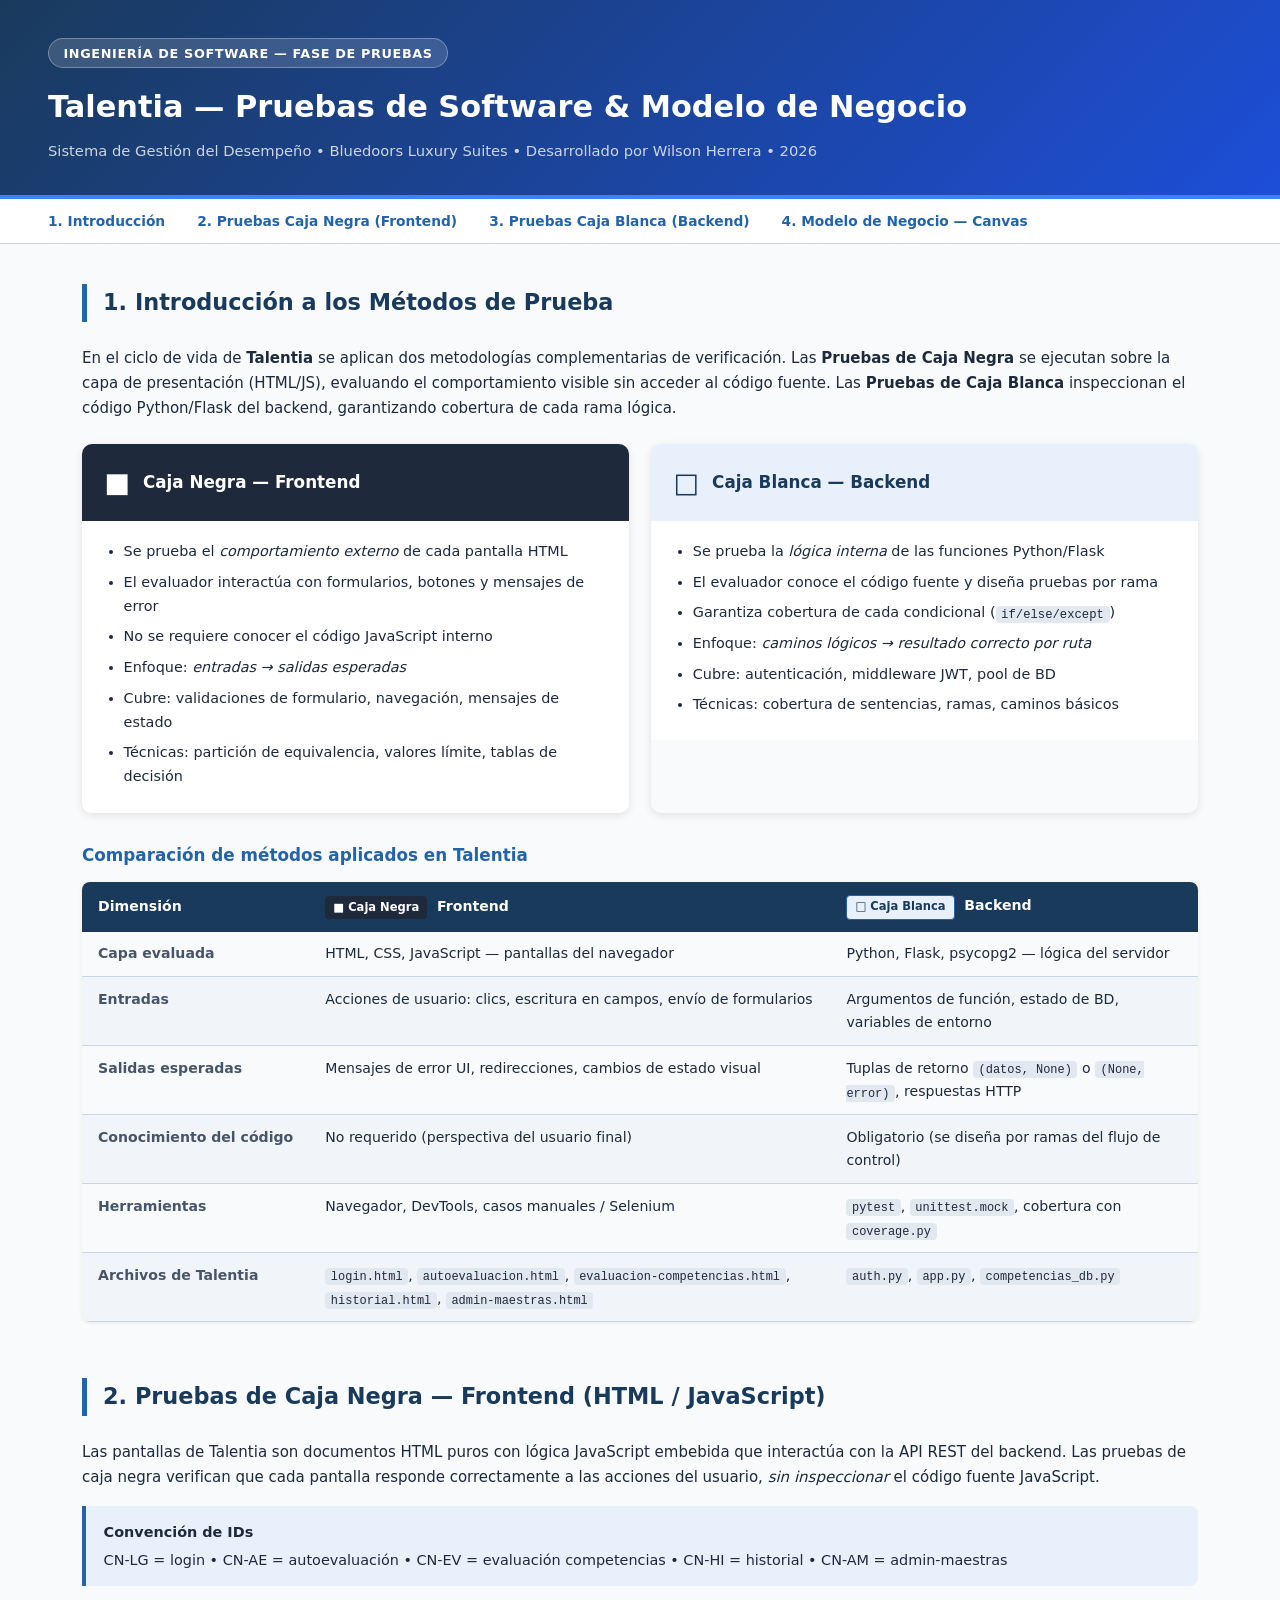
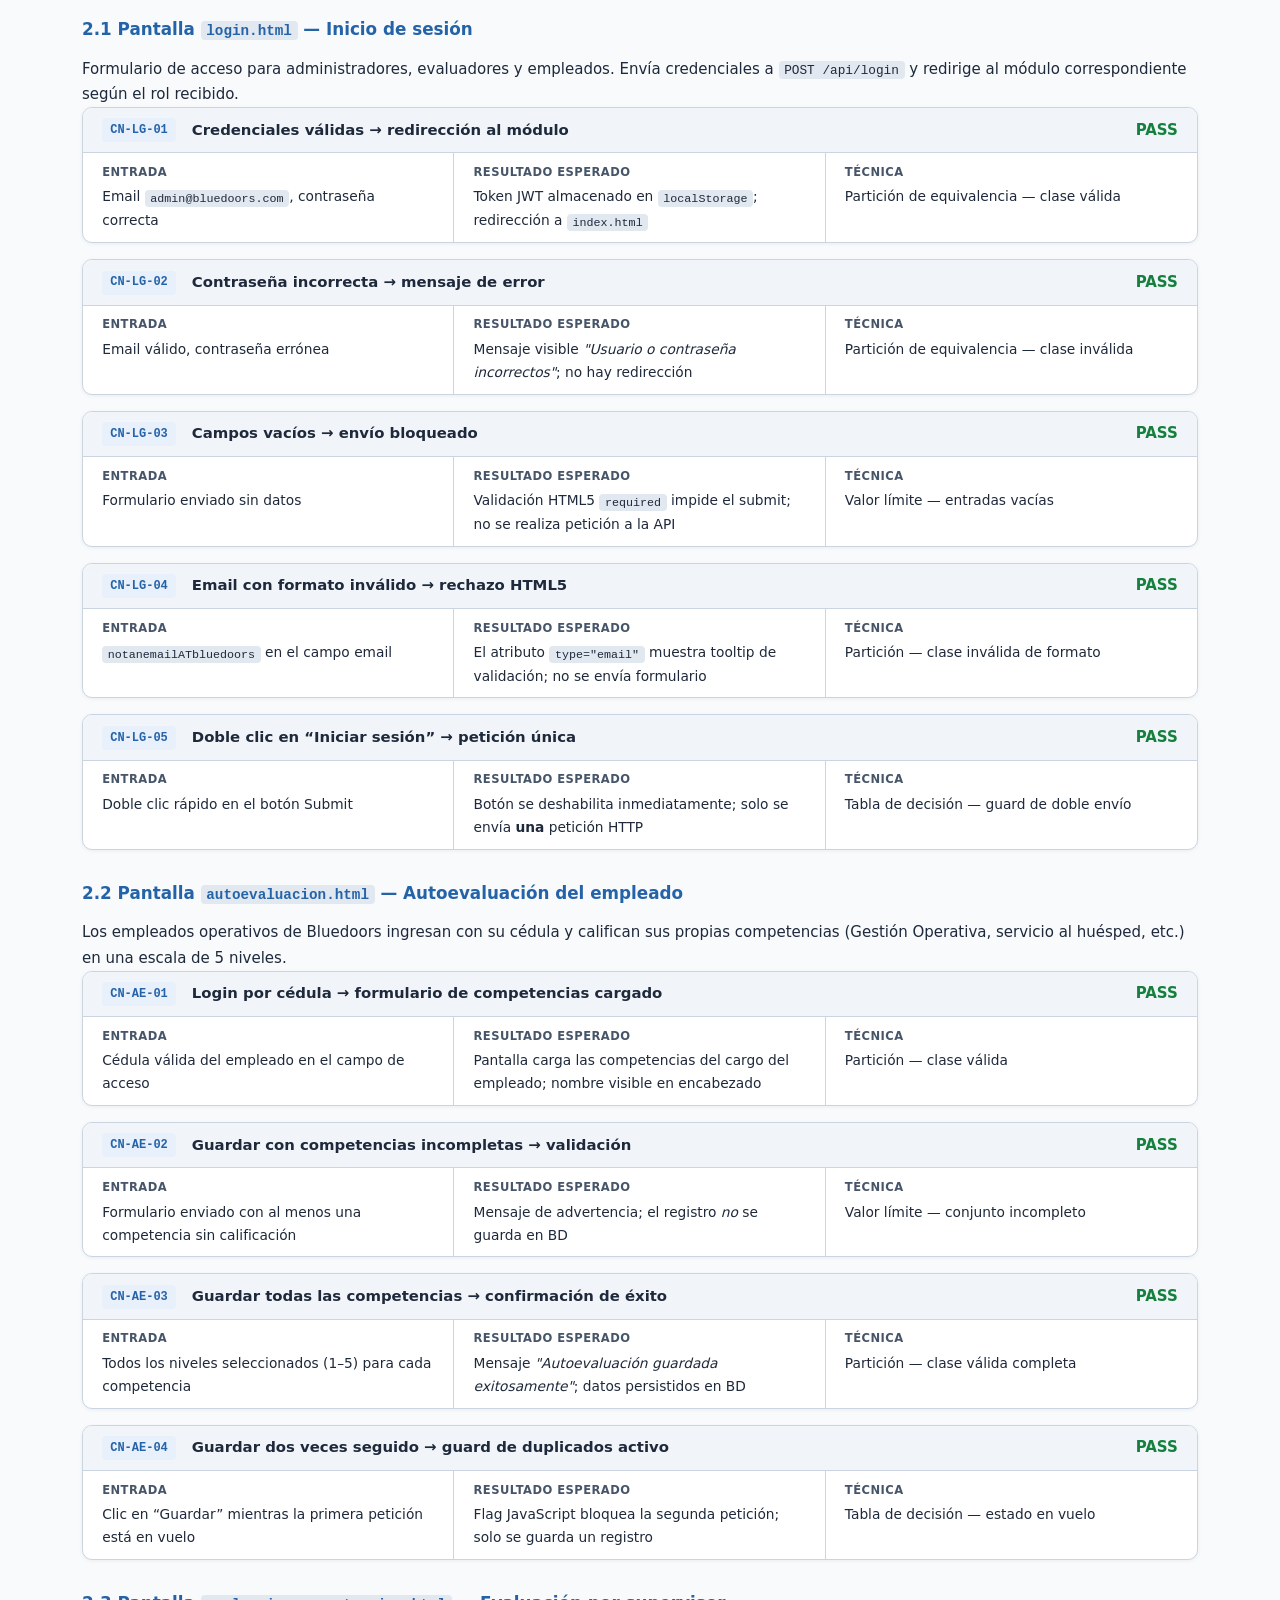
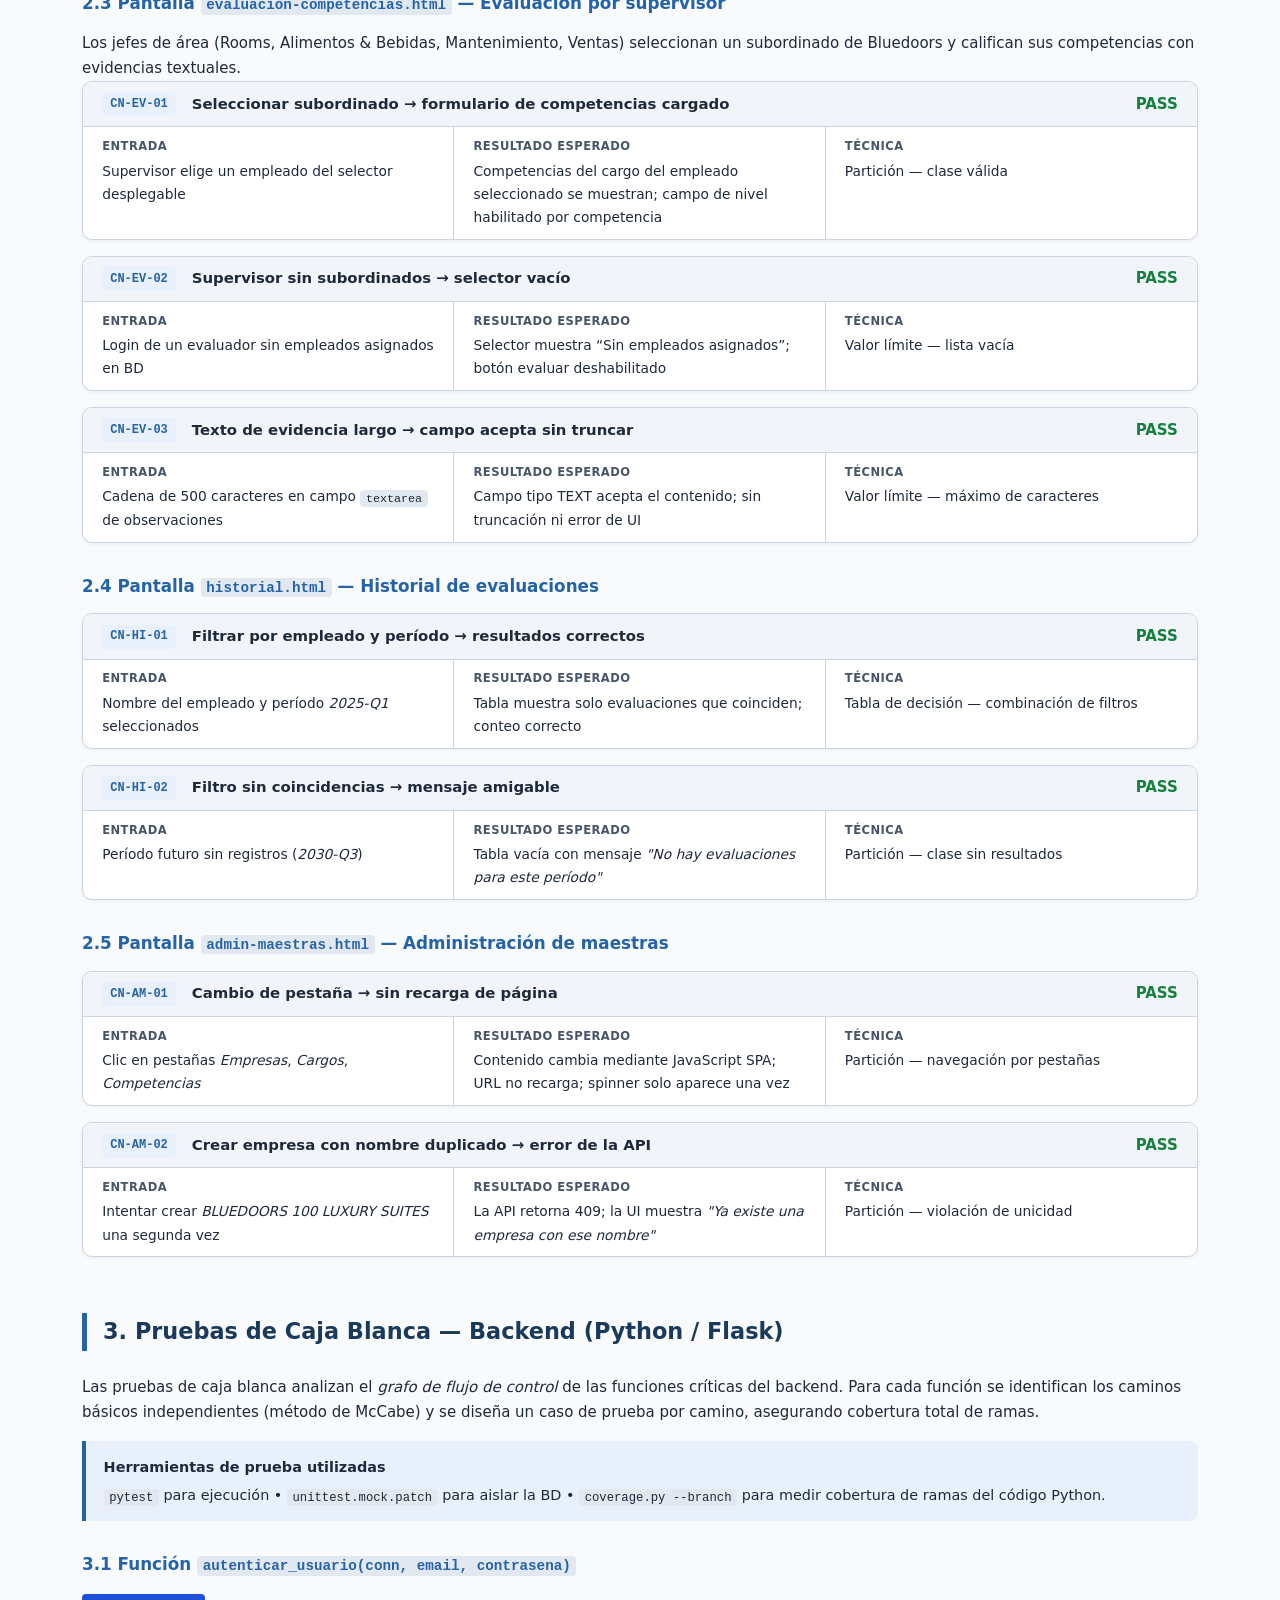
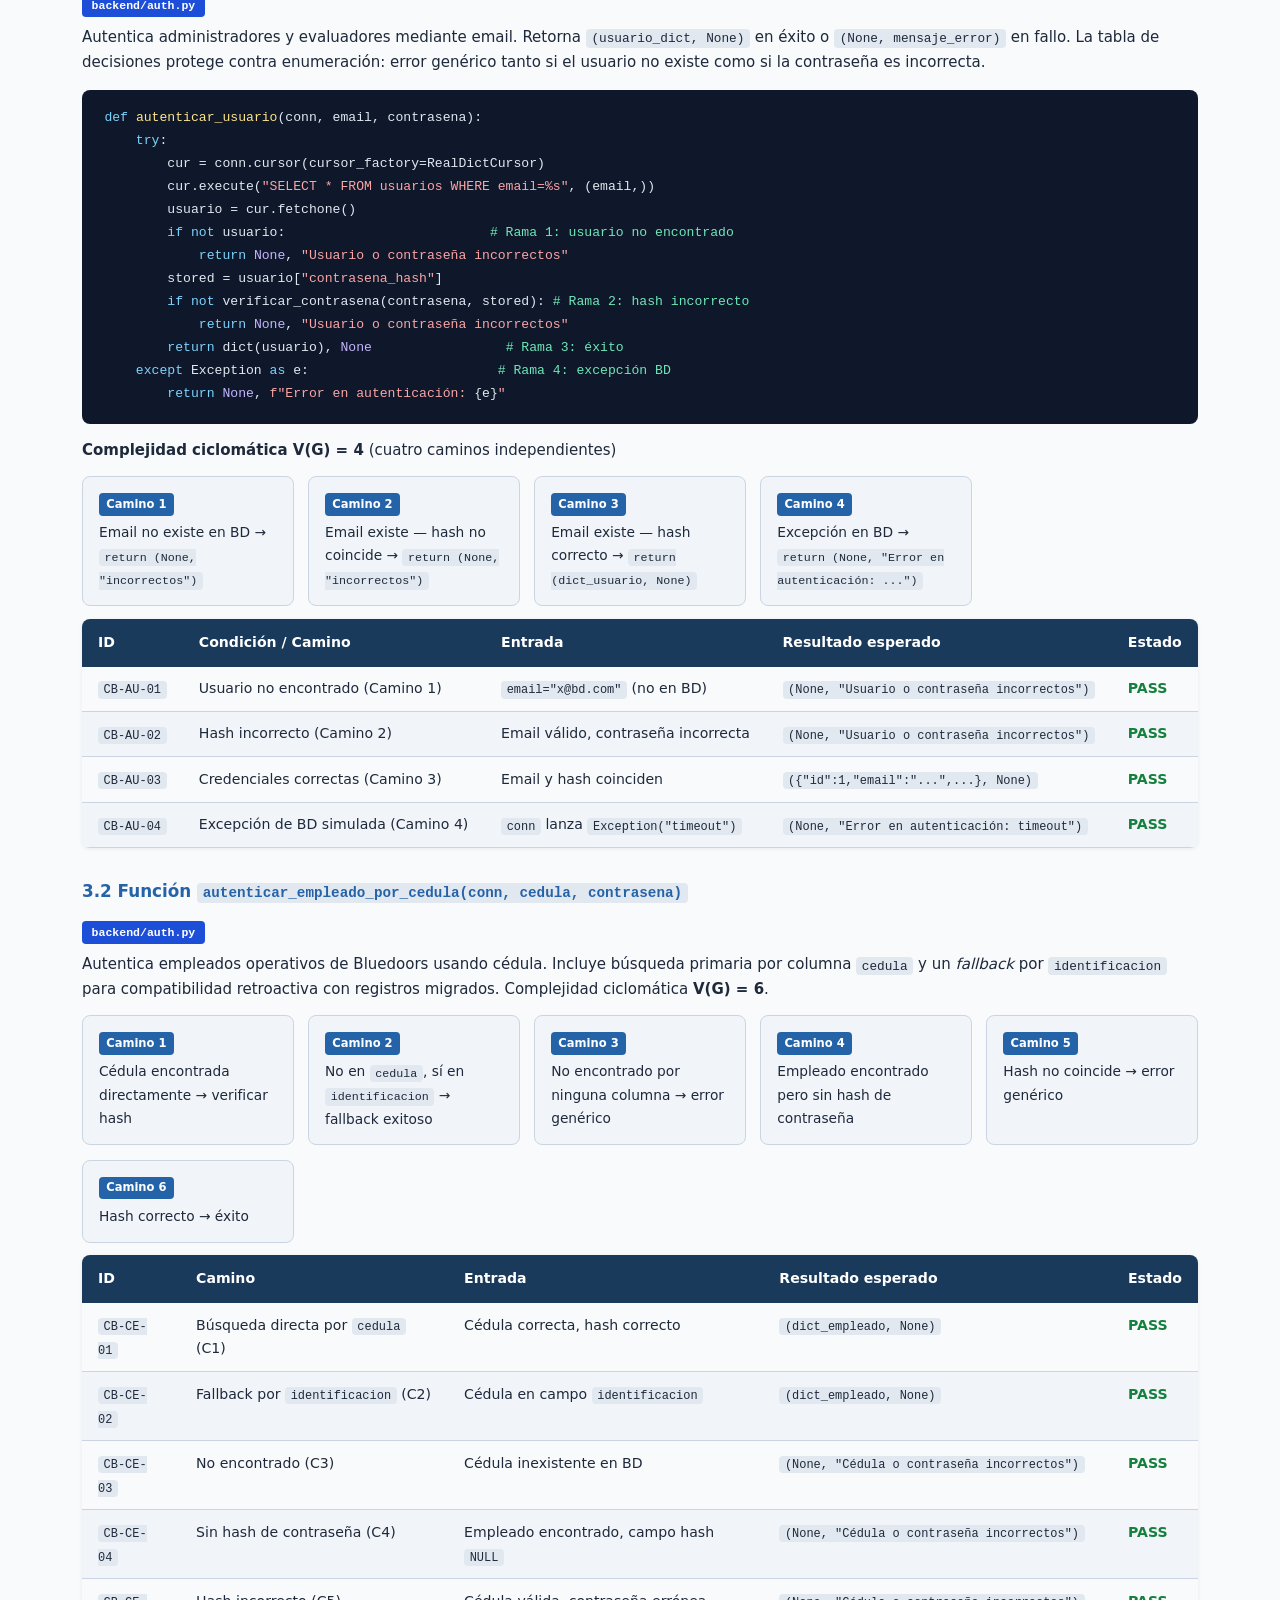
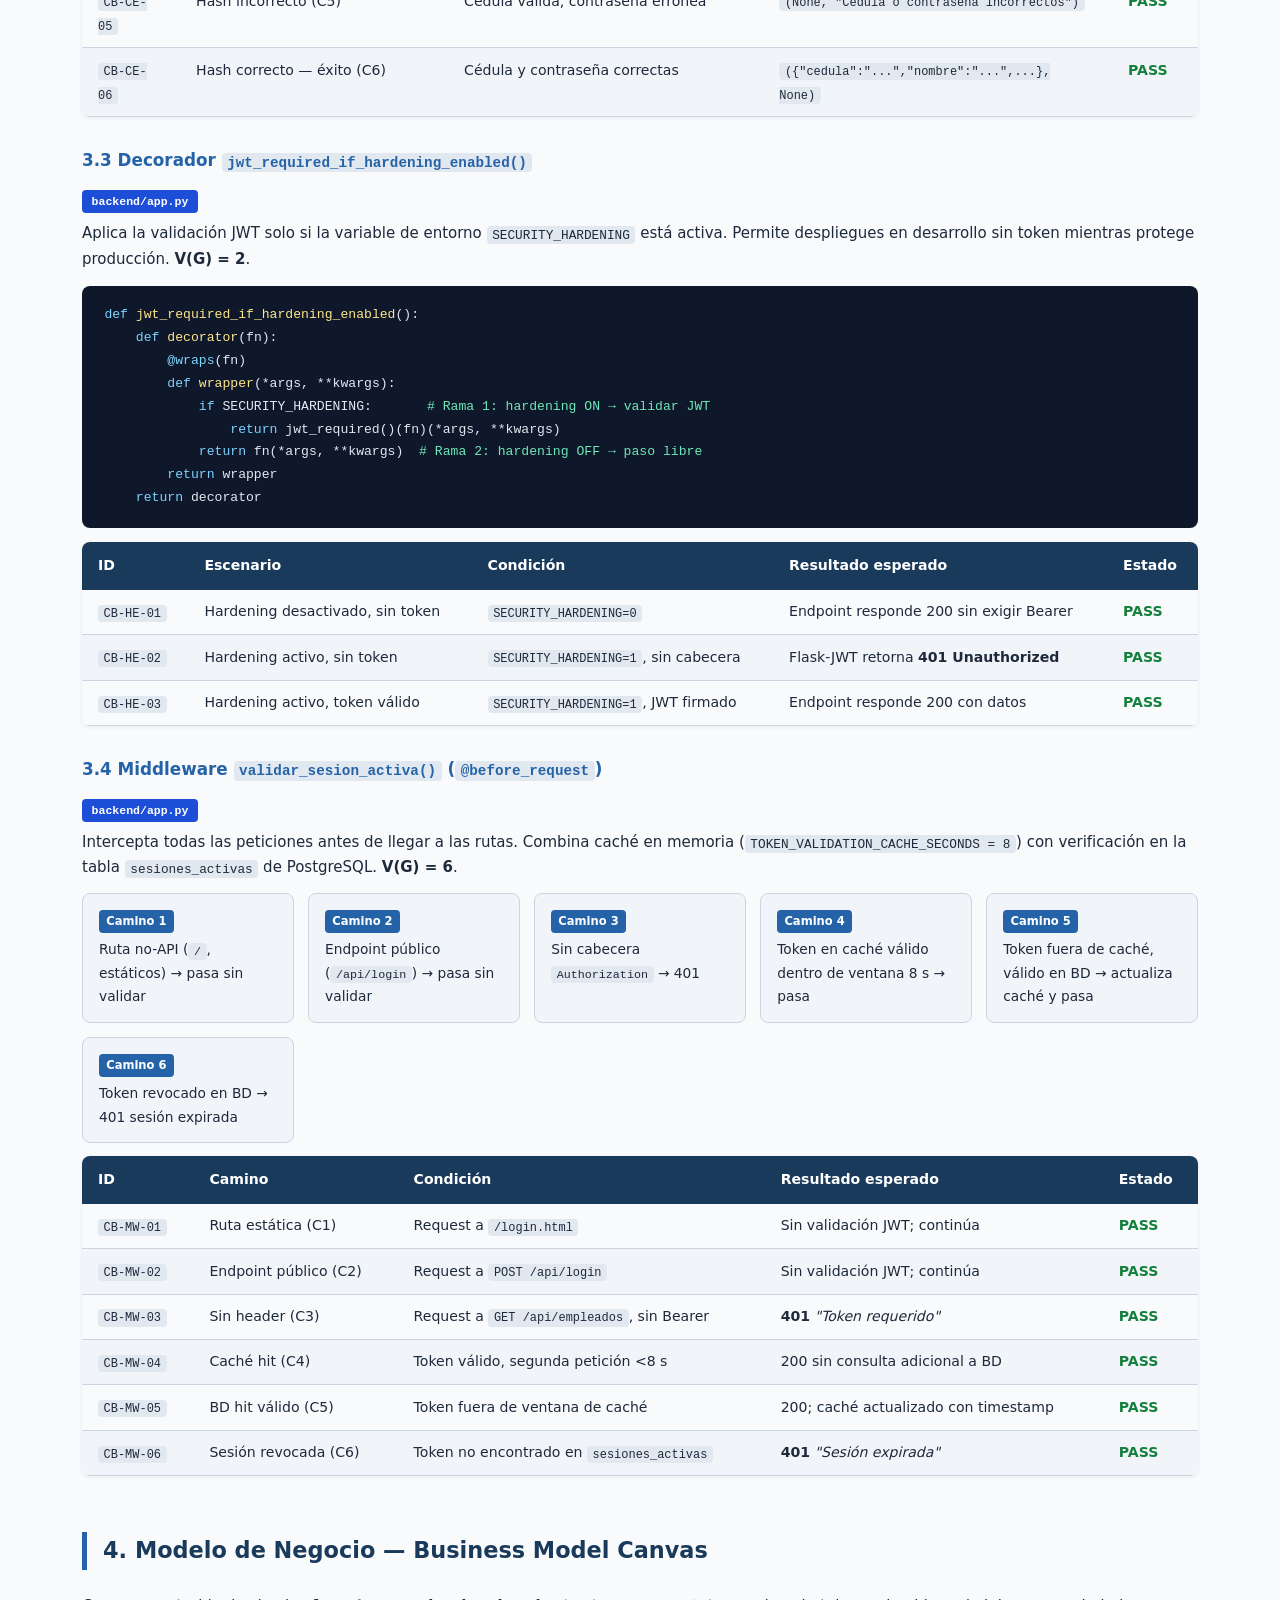
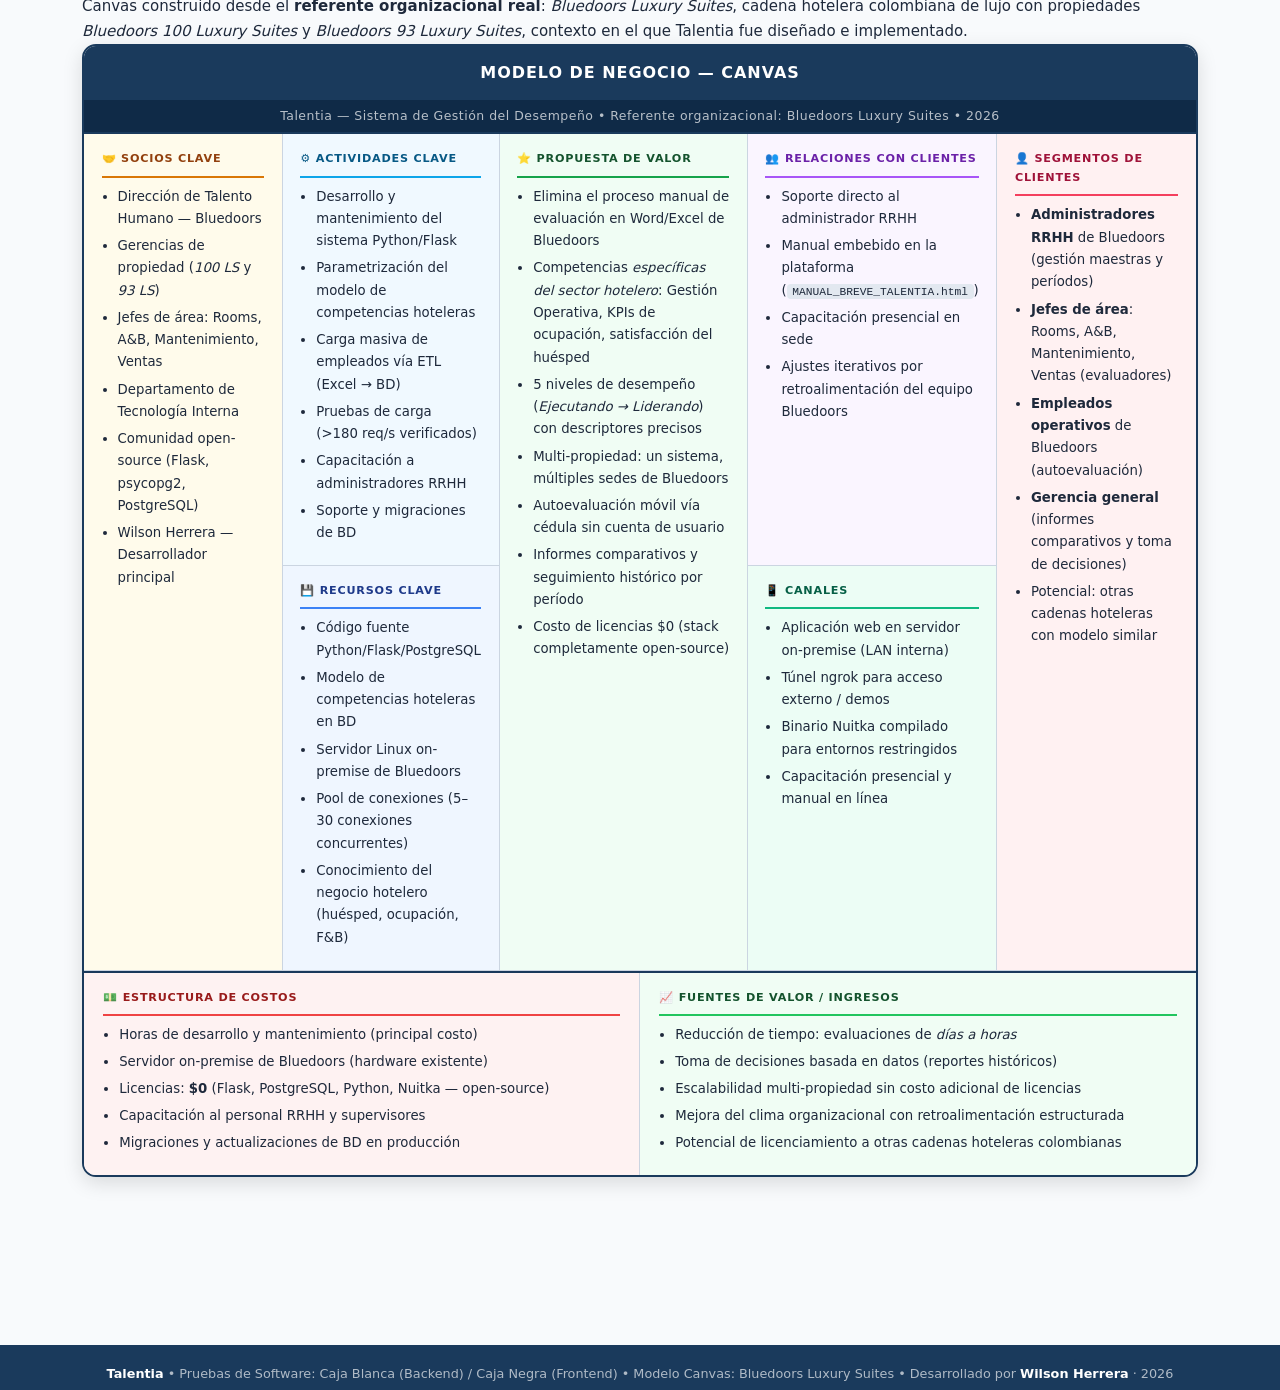
<file: PRUEBAS_Y_CANVAS.html>
<!DOCTYPE html>
<html lang="es">
<head>
  <meta charset="UTF-8" />
  <meta name="viewport" content="width=device-width, initial-scale=1.0" />
  <title>Talentia &ndash; Pruebas de Software y Modelo Canvas</title>
  <style>
    :root{--azul:#1a3a5c;--azul-med:#2563a8;--azul-claro:#e8f0fb;--verde:#15803d;--rojo:#b91c1c;--naranja:#d97706;--naranja-cl:#fef3c7;--gris:#f1f5f9;--borde:#cbd5e1;--blanco:#ffffff;--texto:#1e293b;--texto-sm:#475569;}
    *{box-sizing:border-box;margin:0;padding:0;}
    body{font-family:'Segoe UI',system-ui,sans-serif;background:#f8fafc;color:var(--texto);font-size:15px;line-height:1.68;}
    header{background:linear-gradient(135deg,var(--azul) 0%,#1d4ed8 100%);color:#fff;padding:2.4rem 3rem 2rem;border-bottom:4px solid #3b82f6;}
    header .tag{display:inline-block;background:rgba(255,255,255,.15);border:1px solid rgba(255,255,255,.3);border-radius:20px;padding:.2rem .9rem;font-size:.8rem;font-weight:600;letter-spacing:.05em;text-transform:uppercase;margin-bottom:.8rem;}
    header h1{font-size:1.9rem;font-weight:700;}
    header p{opacity:.78;margin-top:.4rem;font-size:.92rem;}
    nav.toc{background:#fff;border-bottom:1px solid var(--borde);padding:.65rem 3rem;display:flex;gap:2rem;flex-wrap:wrap;}
    nav.toc a{text-decoration:none;color:var(--azul-med);font-weight:600;font-size:.86rem;}
    nav.toc a:hover{text-decoration:underline;}
    main{max-width:1180px;margin:0 auto;padding:2.5rem 2rem 4rem;}
    section{margin-bottom:3.5rem;}
    h2.sec{font-size:1.4rem;font-weight:700;color:var(--azul);border-left:5px solid var(--azul-med);padding-left:1rem;margin-bottom:1.5rem;}
    h3.sub{font-size:1.05rem;font-weight:700;color:var(--azul-med);margin:1.8rem 0 .8rem;}
    p+p{margin-top:.7rem;}
    .mg{display:grid;grid-template-columns:1fr 1fr;gap:1.4rem;margin:1.4rem 0;}
    @media(max-width:720px){.mg{grid-template-columns:1fr;}}
    .mc{border-radius:10px;overflow:hidden;box-shadow:0 2px 8px rgba(0,0,0,.1);}
    .mh{padding:1rem 1.4rem;display:flex;align-items:center;gap:.8rem;}
    .mh .ico{font-size:1.7rem;}.mh h3{font-size:1.05rem;font-weight:700;}
    .mb{padding:1.1rem 1.4rem;background:#fff;}.mb ul{padding-left:1.2rem;font-size:.9rem;}.mb li{margin-bottom:.4rem;}
    .neg .mh{background:#1e293b;color:#fff;}
    .bla .mh{background:var(--azul-claro);color:var(--azul);}
    .tabla{width:100%;border-collapse:collapse;border-radius:8px;overflow:hidden;box-shadow:0 1px 4px rgba(0,0,0,.07);font-size:.88rem;}
    .tabla thead th{background:var(--azul);color:#fff;padding:.75rem 1rem;text-align:left;}
    .tabla tbody td{padding:.65rem 1rem;border-bottom:1px solid var(--borde);vertical-align:top;}
    .tabla tbody tr:nth-child(even) td{background:var(--gris);}
    .tabla tbody tr:hover td{background:var(--azul-claro);}
    .dim{font-weight:700;color:var(--texto-sm);white-space:nowrap;}
    .bxn{display:inline-block;background:#1e293b;color:#fff;padding:.12rem .5rem;border-radius:4px;font-size:.72rem;font-weight:700;}
    .bxb{display:inline-block;background:var(--azul-claro);color:var(--azul);border:1px solid var(--azul-med);padding:.12rem .5rem;border-radius:4px;font-size:.72rem;font-weight:700;}
    .ok{color:var(--verde);font-weight:700;}.fail{color:var(--rojo);font-weight:700;}.warn{color:var(--naranja);font-weight:700;}
    .caso{background:#fff;border:1px solid var(--borde);border-radius:10px;margin-bottom:1rem;overflow:hidden;box-shadow:0 1px 4px rgba(0,0,0,.06);}
    .caso-head{display:grid;grid-template-columns:auto 1fr auto;align-items:center;gap:1rem;padding:.6rem 1.2rem;border-bottom:1px solid var(--borde);background:var(--gris);}
    .cid{font-family:monospace;font-size:.75rem;font-weight:700;background:var(--azul-claro);color:var(--azul-med);padding:.12rem .5rem;border-radius:4px;}
    .cnombre{font-weight:600;font-size:.93rem;}
    .caso-body{display:grid;grid-template-columns:1fr 1fr 1fr;gap:0;}
    @media(max-width:680px){.caso-body{grid-template-columns:1fr;}}
    .cc{padding:.6rem 1.2rem;border-right:1px solid var(--borde);font-size:.86rem;}
    .cc:last-child{border-right:none;}
    .cc label{display:block;font-size:.72rem;font-weight:700;text-transform:uppercase;letter-spacing:.04em;color:var(--texto-sm);margin-bottom:.2rem;}
    .code{background:#0f172a;color:#e2e8f0;border-radius:8px;padding:1.1rem 1.4rem;font-family:'Consolas','Courier New',monospace;font-size:.82rem;line-height:1.75;margin:.9rem 0;overflow-x:auto;white-space:pre;}
    .code .kw{color:#7dd3fc;}.code .fn{color:#fde68a;}.code .cm{color:#6ee7b7;}.code .st{color:#fca5a5;}.code .nb{color:#c4b5fd;}
    .ruta{display:inline-block;background:#1d4ed8;color:#fff;font-size:.72rem;font-weight:700;font-family:monospace;padding:.12rem .6rem;border-radius:4px;margin-bottom:.5rem;}
    .caminos{display:grid;grid-template-columns:repeat(auto-fill,minmax(200px,1fr));gap:.9rem;margin:.8rem 0;}
    .cam{background:var(--gris);border:1px solid var(--borde);border-radius:8px;padding:.85rem 1rem;}
    .cam .num{display:inline-block;background:var(--azul-med);color:#fff;font-size:.72rem;font-weight:700;padding:.1rem .45rem;border-radius:4px;margin-bottom:.35rem;}
    .cam p{font-size:.86rem;}
    .info{border-left:4px solid;border-radius:0 8px 8px 0;padding:.85rem 1.1rem;margin:1rem 0;font-size:.9rem;}
    .info.azul{border-color:var(--azul-med);background:var(--azul-claro);}
    .info.amber{border-color:var(--naranja);background:var(--naranja-cl);}
    .info strong{display:block;margin-bottom:.25rem;}
    .cwrap{background:#fff;border:2px solid var(--azul);border-radius:14px;overflow:hidden;box-shadow:0 6px 20px rgba(0,0,0,.13);}
    .ctit{background:var(--azul);color:#fff;text-align:center;padding:.85rem;font-size:1rem;font-weight:700;letter-spacing:.06em;text-transform:uppercase;}
    .csub{background:#0f2a47;color:rgba(255,255,255,.7);text-align:center;padding:.35rem 1rem;font-size:.78rem;letter-spacing:.04em;}
    .cgrid{display:grid;grid-template-columns:1fr 1fr 1.25fr 1fr 1fr;border-top:2px solid var(--azul);}
    @media(max-width:860px){.cgrid{grid-template-columns:1fr 1fr;}}
    .cel{border-right:1px solid var(--borde);border-bottom:1px solid var(--borde);padding:1rem 1.1rem;min-height:175px;}
    .g-socios{grid-column:1;grid-row:1/3;min-height:350px;}
    .g-act{grid-column:2;grid-row:1;}
    .g-prop{grid-column:3;grid-row:1/3;min-height:350px;}
    .g-rel{grid-column:4;grid-row:1;}
    .g-seg{grid-column:5;grid-row:1/3;border-right:none;min-height:350px;}
    .g-rec{grid-column:2;grid-row:2;}
    .g-can{grid-column:4;grid-row:2;}
    .cbot{display:grid;grid-template-columns:1fr 1fr;border-top:2px solid var(--azul);}
    .cbc{padding:1rem 1.2rem;border-right:1px solid var(--borde);}
    .cbc:last-child{border-right:none;}
    .ct{font-size:.7rem;font-weight:800;text-transform:uppercase;letter-spacing:.07em;padding-bottom:.4rem;margin-bottom:.5rem;border-bottom:2px solid;}
    .cel ul,.cbc ul{padding-left:1rem;font-size:.83rem;}
    .cel li,.cbc li{margin-bottom:.3rem;}
    .g-socios .ct{color:#92400e;border-color:#d97706;}
    .g-act .ct{color:#075985;border-color:#0ea5e9;}
    .g-prop .ct{color:#14532d;border-color:#16a34a;}
    .g-rel .ct{color:#6b21a8;border-color:#a855f7;}
    .g-seg .ct{color:#9f1239;border-color:#f43f5e;}
    .g-rec .ct{color:#1e3a8a;border-color:#3b82f6;}
    .g-can .ct{color:#065f46;border-color:#10b981;}
    .cb-cos .ct{color:#991b1b;border-color:#ef4444;}
    .cb-ing .ct{color:#14532d;border-color:#22c55e;}
    .g-socios{background:#fffbeb;}.g-act{background:#f0f9ff;}.g-prop{background:#f0fdf4;}
    .g-rel{background:#faf5ff;}.g-seg{background:#fff1f2;}.g-rec{background:#eff6ff;}
    .g-can{background:#ecfdf5;}.cb-cos{background:#fef2f2;}.cb-ing{background:#f0fdf4;}
    footer{background:var(--azul);color:rgba(255,255,255,.65);text-align:center;padding:1.1rem;font-size:.8rem;margin-top:3rem;}
    footer strong{color:#fff;}
    code{background:#e2e8f0;padding:.1rem .35rem;border-radius:4px;font-size:.85em;}
  </style>
</head>
<body>

<header>
  <div class="tag">Ingeniería de Software &mdash; Fase de Pruebas</div>
  <h1>Talentia &mdash; Pruebas de Software &amp; Modelo de Negocio</h1>
  <p>Sistema de Gestión del Desempeño &bull; Bluedoors Luxury Suites &bull; Desarrollado por Wilson Herrera &bull; 2026</p>
</header>

<nav class="toc">
  <a href="#intro">1. Introducción</a>
  <a href="#negra">2. Pruebas Caja Negra (Frontend)</a>
  <a href="#blanca">3. Pruebas Caja Blanca (Backend)</a>
  <a href="#canvas">4. Modelo de Negocio &mdash; Canvas</a>
</nav>

<main>

<!-- ═══════════════════════════════════════
     SECCIÓN 1 · INTRODUCCIÓN
════════════════════════════════════════ -->
<section id="intro">
  <h2 class="sec">1. Introducción a los Métodos de Prueba</h2>

  <p>En el ciclo de vida de <strong>Talentia</strong> se aplican dos metodologías complementarias de verificación.
  Las <strong>Pruebas de Caja Negra</strong> se ejecutan sobre la capa de presentación (HTML/JS), evaluando el
  comportamiento visible sin acceder al código fuente.  Las <strong>Pruebas de Caja Blanca</strong> inspeccionan
  el código Python/Flask del backend, garantizando cobertura de cada rama lógica.</p>

  <div class="mg">
    <div class="mc neg">
      <div class="mh"><span class="ico">&#9632;</span><h3>Caja Negra &mdash; Frontend</h3></div>
      <div class="mb">
        <ul>
          <li>Se prueba el <em>comportamiento externo</em> de cada pantalla HTML</li>
          <li>El evaluador interactúa con formularios, botones y mensajes de error</li>
          <li>No se requiere conocer el código JavaScript interno</li>
          <li>Enfoque: <em>entradas &rarr; salidas esperadas</em></li>
          <li>Cubre: validaciones de formulario, navegación, mensajes de estado</li>
          <li>Técnicas: partición de equivalencia, valores límite, tablas de decisión</li>
        </ul>
      </div>
    </div>
    <div class="mc bla">
      <div class="mh"><span class="ico">&#9633;</span><h3>Caja Blanca &mdash; Backend</h3></div>
      <div class="mb">
        <ul>
          <li>Se prueba la <em>lógica interna</em> de las funciones Python/Flask</li>
          <li>El evaluador conoce el código fuente y diseña pruebas por rama</li>
          <li>Garantiza cobertura de cada condicional (<code>if/else/except</code>)</li>
          <li>Enfoque: <em>caminos lógicos &rarr; resultado correcto por ruta</em></li>
          <li>Cubre: autenticación, middleware JWT, pool de BD</li>
          <li>Técnicas: cobertura de sentencias, ramas, caminos básicos</li>
        </ul>
      </div>
    </div>
  </div>

  <h3 class="sub">Comparación de métodos aplicados en Talentia</h3>
  <table class="tabla">
    <thead>
      <tr>
        <th>Dimensión</th>
        <th><span class="bxn">&#9632; Caja Negra</span> &nbsp;Frontend</th>
        <th><span class="bxb">&#9633; Caja Blanca</span> &nbsp;Backend</th>
      </tr>
    </thead>
    <tbody>
      <tr>
        <td class="dim">Capa evaluada</td>
        <td>HTML, CSS, JavaScript &mdash; pantallas del navegador</td>
        <td>Python, Flask, psycopg2 &mdash; lógica del servidor</td>
      </tr>
      <tr>
        <td class="dim">Entradas</td>
        <td>Acciones de usuario: clics, escritura en campos, envío de formularios</td>
        <td>Argumentos de función, estado de BD, variables de entorno</td>
      </tr>
      <tr>
        <td class="dim">Salidas esperadas</td>
        <td>Mensajes de error UI, redirecciones, cambios de estado visual</td>
        <td>Tuplas de retorno <code>(datos, None)</code> o <code>(None, error)</code>, respuestas HTTP</td>
      </tr>
      <tr>
        <td class="dim">Conocimiento del código</td>
        <td>No requerido (perspectiva del usuario final)</td>
        <td>Obligatorio (se diseña por ramas del flujo de control)</td>
      </tr>
      <tr>
        <td class="dim">Herramientas</td>
        <td>Navegador, DevTools, casos manuales / Selenium</td>
        <td><code>pytest</code>, <code>unittest.mock</code>, cobertura con <code>coverage.py</code></td>
      </tr>
      <tr>
        <td class="dim">Archivos de Talentia</td>
        <td><code>login.html</code>, <code>autoevaluacion.html</code>, <code>evaluacion-competencias.html</code>,
            <code>historial.html</code>, <code>admin-maestras.html</code></td>
        <td><code>auth.py</code>, <code>app.py</code>, <code>competencias_db.py</code></td>
      </tr>
    </tbody>
  </table>
</section>

<!-- ═══════════════════════════════════════
     SECCIÓN 2 · CAJA NEGRA (FRONTEND)
════════════════════════════════════════ -->
<section id="negra">
  <h2 class="sec">2. Pruebas de Caja Negra &mdash; Frontend (HTML / JavaScript)</h2>

  <p>Las pantallas de Talentia son documentos HTML puros con lógica JavaScript embebida que interactúa con la
  API REST del backend.  Las pruebas de caja negra verifican que cada pantalla responde correctamente a las
  acciones del usuario, <em>sin inspeccionar</em> el código fuente JavaScript.</p>

  <div class="info azul">
    <strong>Convención de IDs</strong>
    CN-LG = login &bull; CN-AE = autoevaluación &bull; CN-EV = evaluación competencias &bull;
    CN-HI = historial &bull; CN-AM = admin-maestras
  </div>

  <!-- ── login.html ── -->
  <h3 class="sub">2.1 Pantalla <code>login.html</code> &mdash; Inicio de sesión</h3>
  <p>Formulario de acceso para administradores, evaluadores y empleados.  Envía credenciales a
  <code>POST /api/login</code> y redirige al módulo correspondiente según el rol recibido.</p>

  <div class="caso">
    <div class="caso-head">
      <span class="cid">CN-LG-01</span>
      <span class="cnombre">Credenciales v&aacute;lidas &rarr; redirecci&oacute;n al m&oacute;dulo</span>
      <span class="ok">PASS</span>
    </div>
    <div class="caso-body">
      <div class="cc"><label>Entrada</label>Email <code>admin@bluedoors.com</code>, contrase&ntilde;a correcta</div>
      <div class="cc"><label>Resultado esperado</label>Token JWT almacenado en <code>localStorage</code>;  redirecci&oacute;n a <code>index.html</code></div>
      <div class="cc"><label>T&eacute;cnica</label>Partici&oacute;n de equivalencia &mdash; clase v&aacute;lida</div>
    </div>
  </div>

  <div class="caso">
    <div class="caso-head">
      <span class="cid">CN-LG-02</span>
      <span class="cnombre">Contrase&ntilde;a incorrecta &rarr; mensaje de error</span>
      <span class="ok">PASS</span>
    </div>
    <div class="caso-body">
      <div class="cc"><label>Entrada</label>Email v&aacute;lido, contrase&ntilde;a err&oacute;nea</div>
      <div class="cc"><label>Resultado esperado</label>Mensaje visible <em>"Usuario o contrase&ntilde;a incorrectos"</em>; no hay redirecci&oacute;n</div>
      <div class="cc"><label>T&eacute;cnica</label>Partici&oacute;n de equivalencia &mdash; clase inv&aacute;lida</div>
    </div>
  </div>

  <div class="caso">
    <div class="caso-head">
      <span class="cid">CN-LG-03</span>
      <span class="cnombre">Campos vac&iacute;os &rarr; envío bloqueado</span>
      <span class="ok">PASS</span>
    </div>
    <div class="caso-body">
      <div class="cc"><label>Entrada</label>Formulario enviado sin datos</div>
      <div class="cc"><label>Resultado esperado</label>Validaci&oacute;n HTML5 <code>required</code> impide el submit; no se realiza petici&oacute;n a la API</div>
      <div class="cc"><label>T&eacute;cnica</label>Valor l&iacute;mite &mdash; entradas vac&iacute;as</div>
    </div>
  </div>

  <div class="caso">
    <div class="caso-head">
      <span class="cid">CN-LG-04</span>
      <span class="cnombre">Email con formato inv&aacute;lido &rarr; rechazo HTML5</span>
      <span class="ok">PASS</span>
    </div>
    <div class="caso-body">
      <div class="cc"><label>Entrada</label><code>notanemailATbluedoors</code> en el campo email</div>
      <div class="cc"><label>Resultado esperado</label>El atributo <code>type="email"</code> muestra tooltip de validaci&oacute;n; no se env&iacute;a formulario</div>
      <div class="cc"><label>T&eacute;cnica</label>Partici&oacute;n &mdash; clase inv&aacute;lida de formato</div>
    </div>
  </div>

  <div class="caso">
    <div class="caso-head">
      <span class="cid">CN-LG-05</span>
      <span class="cnombre">Doble clic en &ldquo;Iniciar sesi&oacute;n&rdquo; &rarr; petici&oacute;n &uacute;nica</span>
      <span class="ok">PASS</span>
    </div>
    <div class="caso-body">
      <div class="cc"><label>Entrada</label>Doble clic r&aacute;pido en el bot&oacute;n Submit</div>
      <div class="cc"><label>Resultado esperado</label>Bot&oacute;n se deshabilita inmediatamente; solo se env&iacute;a <strong>una</strong> petici&oacute;n HTTP</div>
      <div class="cc"><label>T&eacute;cnica</label>Tabla de decisi&oacute;n &mdash; guard de doble envío</div>
    </div>
  </div>

  <!-- ── autoevaluacion.html ── -->
  <h3 class="sub">2.2 Pantalla <code>autoevaluacion.html</code> &mdash; Autoevaluaci&oacute;n del empleado</h3>
  <p>Los empleados operativos de Bluedoors ingresan con su c&eacute;dula y califican sus propias competencias
  (Gesti&oacute;n Operativa, servicio al hu&eacute;sped, etc.) en una escala de 5 niveles.</p>

  <div class="caso">
    <div class="caso-head">
      <span class="cid">CN-AE-01</span>
      <span class="cnombre">Login por c&eacute;dula &rarr; formulario de competencias cargado</span>
      <span class="ok">PASS</span>
    </div>
    <div class="caso-body">
      <div class="cc"><label>Entrada</label>C&eacute;dula v&aacute;lida del empleado en el campo de acceso</div>
      <div class="cc"><label>Resultado esperado</label>Pantalla carga las competencias del cargo del empleado; nombre visible en encabezado</div>
      <div class="cc"><label>T&eacute;cnica</label>Partici&oacute;n &mdash; clase v&aacute;lida</div>
    </div>
  </div>

  <div class="caso">
    <div class="caso-head">
      <span class="cid">CN-AE-02</span>
      <span class="cnombre">Guardar con competencias incompletas &rarr; validaci&oacute;n</span>
      <span class="ok">PASS</span>
    </div>
    <div class="caso-body">
      <div class="cc"><label>Entrada</label>Formulario enviado con al menos una competencia sin calificaci&oacute;n</div>
      <div class="cc"><label>Resultado esperado</label>Mensaje de advertencia; el registro <em>no</em> se guarda en BD</div>
      <div class="cc"><label>T&eacute;cnica</label>Valor l&iacute;mite &mdash; conjunto incompleto</div>
    </div>
  </div>

  <div class="caso">
    <div class="caso-head">
      <span class="cid">CN-AE-03</span>
      <span class="cnombre">Guardar todas las competencias &rarr; confirmaci&oacute;n de &eacute;xito</span>
      <span class="ok">PASS</span>
    </div>
    <div class="caso-body">
      <div class="cc"><label>Entrada</label>Todos los niveles seleccionados (1&ndash;5) para cada competencia</div>
      <div class="cc"><label>Resultado esperado</label>Mensaje <em>"Autoevaluaci&oacute;n guardada exitosamente"</em>; datos persistidos en BD</div>
      <div class="cc"><label>T&eacute;cnica</label>Partici&oacute;n &mdash; clase v&aacute;lida completa</div>
    </div>
  </div>

  <div class="caso">
    <div class="caso-head">
      <span class="cid">CN-AE-04</span>
      <span class="cnombre">Guardar dos veces seguido &rarr; guard de duplicados activo</span>
      <span class="ok">PASS</span>
    </div>
    <div class="caso-body">
      <div class="cc"><label>Entrada</label>Clic en &ldquo;Guardar&rdquo; mientras la primera petici&oacute;n est&aacute; en vuelo</div>
      <div class="cc"><label>Resultado esperado</label>Flag JavaScript bloquea la segunda petici&oacute;n; solo se guarda un registro</div>
      <div class="cc"><label>T&eacute;cnica</label>Tabla de decisi&oacute;n &mdash; estado en vuelo</div>
    </div>
  </div>

  <!-- ── evaluacion-competencias.html ── -->
  <h3 class="sub">2.3 Pantalla <code>evaluacion-competencias.html</code> &mdash; Evaluaci&oacute;n por supervisor</h3>
  <p>Los jefes de &aacute;rea (Rooms, Alimentos &amp; Bebidas, Mantenimiento, Ventas) seleccionan un subordinado
  de Bluedoors y califican sus competencias con evidencias textuales.</p>

  <div class="caso">
    <div class="caso-head">
      <span class="cid">CN-EV-01</span>
      <span class="cnombre">Seleccionar subordinado &rarr; formulario de competencias cargado</span>
      <span class="ok">PASS</span>
    </div>
    <div class="caso-body">
      <div class="cc"><label>Entrada</label>Supervisor elige un empleado del selector desplegable</div>
      <div class="cc"><label>Resultado esperado</label>Competencias del cargo del empleado seleccionado se muestran; campo de nivel habilitado por competencia</div>
      <div class="cc"><label>T&eacute;cnica</label>Partici&oacute;n &mdash; clase v&aacute;lida</div>
    </div>
  </div>

  <div class="caso">
    <div class="caso-head">
      <span class="cid">CN-EV-02</span>
      <span class="cnombre">Supervisor sin subordinados &rarr; selector vac&iacute;o</span>
      <span class="ok">PASS</span>
    </div>
    <div class="caso-body">
      <div class="cc"><label>Entrada</label>Login de un evaluador sin empleados asignados en BD</div>
      <div class="cc"><label>Resultado esperado</label>Selector muestra &ldquo;Sin empleados asignados&rdquo;; bot&oacute;n evaluar deshabilitado</div>
      <div class="cc"><label>T&eacute;cnica</label>Valor l&iacute;mite &mdash; lista vac&iacute;a</div>
    </div>
  </div>

  <div class="caso">
    <div class="caso-head">
      <span class="cid">CN-EV-03</span>
      <span class="cnombre">Texto de evidencia largo &rarr; campo acepta sin truncar</span>
      <span class="ok">PASS</span>
    </div>
    <div class="caso-body">
      <div class="cc"><label>Entrada</label>Cadena de 500 caracteres en campo <code>textarea</code> de observaciones</div>
      <div class="cc"><label>Resultado esperado</label>Campo tipo TEXT acepta el contenido; sin truncaci&oacute;n ni error de UI</div>
      <div class="cc"><label>T&eacute;cnica</label>Valor l&iacute;mite &mdash; m&aacute;ximo de caracteres</div>
    </div>
  </div>

  <!-- ── historial.html ── -->
  <h3 class="sub">2.4 Pantalla <code>historial.html</code> &mdash; Historial de evaluaciones</h3>

  <div class="caso">
    <div class="caso-head">
      <span class="cid">CN-HI-01</span>
      <span class="cnombre">Filtrar por empleado y per&iacute;odo &rarr; resultados correctos</span>
      <span class="ok">PASS</span>
    </div>
    <div class="caso-body">
      <div class="cc"><label>Entrada</label>Nombre del empleado y per&iacute;odo <em>2025-Q1</em> seleccionados</div>
      <div class="cc"><label>Resultado esperado</label>Tabla muestra solo evaluaciones que coinciden; conteo correcto</div>
      <div class="cc"><label>T&eacute;cnica</label>Tabla de decisi&oacute;n &mdash; combinaci&oacute;n de filtros</div>
    </div>
  </div>

  <div class="caso">
    <div class="caso-head">
      <span class="cid">CN-HI-02</span>
      <span class="cnombre">Filtro sin coincidencias &rarr; mensaje amigable</span>
      <span class="ok">PASS</span>
    </div>
    <div class="caso-body">
      <div class="cc"><label>Entrada</label>Per&iacute;odo futuro sin registros (<em>2030-Q3</em>)</div>
      <div class="cc"><label>Resultado esperado</label>Tabla vac&iacute;a con mensaje <em>"No hay evaluaciones para este per&iacute;odo"</em></div>
      <div class="cc"><label>T&eacute;cnica</label>Partici&oacute;n &mdash; clase sin resultados</div>
    </div>
  </div>

  <!-- ── admin-maestras.html ── -->
  <h3 class="sub">2.5 Pantalla <code>admin-maestras.html</code> &mdash; Administraci&oacute;n de maestras</h3>

  <div class="caso">
    <div class="caso-head">
      <span class="cid">CN-AM-01</span>
      <span class="cnombre">Cambio de pesta&ntilde;a &rarr; sin recarga de p&aacute;gina</span>
      <span class="ok">PASS</span>
    </div>
    <div class="caso-body">
      <div class="cc"><label>Entrada</label>Clic en pesta&ntilde;as <em>Empresas</em>, <em>Cargos</em>, <em>Competencias</em></div>
      <div class="cc"><label>Resultado esperado</label>Contenido cambia mediante JavaScript SPA; URL no recarga; spinner solo aparece una vez</div>
      <div class="cc"><label>T&eacute;cnica</label>Partici&oacute;n &mdash; navegaci&oacute;n por pesta&ntilde;as</div>
    </div>
  </div>

  <div class="caso">
    <div class="caso-head">
      <span class="cid">CN-AM-02</span>
      <span class="cnombre">Crear empresa con nombre duplicado &rarr; error de la API</span>
      <span class="ok">PASS</span>
    </div>
    <div class="caso-body">
      <div class="cc"><label>Entrada</label>Intentar crear <em>BLUEDOORS 100 LUXURY SUITES</em> una segunda vez</div>
      <div class="cc"><label>Resultado esperado</label>La API retorna 409; la UI muestra <em>"Ya existe una empresa con ese nombre"</em></div>
      <div class="cc"><label>T&eacute;cnica</label>Partici&oacute;n &mdash; violaci&oacute;n de unicidad</div>
    </div>
  </div>

</section>

<!-- ═══════════════════════════════════════
     SECCIÓN 3 · CAJA BLANCA (BACKEND)
════════════════════════════════════════ -->
<section id="blanca">
  <h2 class="sec">3. Pruebas de Caja Blanca &mdash; Backend (Python / Flask)</h2>

  <p>Las pruebas de caja blanca analizan el <em>grafo de flujo de control</em> de las funciones cr&iacute;ticas
  del backend.  Para cada funci&oacute;n se identifican los caminos b&aacute;sicos independientes (m&eacute;todo
  de McCabe) y se dise&ntilde;a un caso de prueba por camino, asegurando cobertura total de ramas.</p>

  <div class="info azul">
    <strong>Herramientas de prueba utilizadas</strong>
    <code>pytest</code> para ejecuci&oacute;n &bull; <code>unittest.mock.patch</code> para aislar la BD &bull;
    <code>coverage.py --branch</code> para medir cobertura de ramas del c&oacute;digo Python.
  </div>

  <!-- ── autenticar_usuario ── -->
  <h3 class="sub">3.1 Funci&oacute;n <code>autenticar_usuario(conn, email, contrasena)</code></h3>
  <span class="ruta">backend/auth.py</span>

  <p>Autentica administradores y evaluadores mediante email.  Retorna <code>(usuario_dict, None)</code>
  en &eacute;xito o <code>(None, mensaje_error)</code> en fallo.  La tabla de decisiones protege contra
  enumeraci&oacute;n: error gen&eacute;rico tanto si el usuario no existe como si la contrase&ntilde;a es incorrecta.</p>

  <div class="code"><span class="kw">def</span> <span class="fn">autenticar_usuario</span>(conn, email, contrasena):
    <span class="kw">try</span>:
        cur = conn.cursor(cursor_factory=RealDictCursor)
        cur.execute(<span class="st">"SELECT * FROM usuarios WHERE email=%s"</span>, (email,))
        usuario = cur.fetchone()
        <span class="kw">if not</span> usuario:                          <span class="cm"># Rama 1: usuario no encontrado</span>
            <span class="kw">return</span> <span class="nb">None</span>, <span class="st">"Usuario o contrase&ntilde;a incorrectos"</span>
        stored = usuario[<span class="st">"contrasena_hash"</span>]
        <span class="kw">if not</span> verificar_contrasena(contrasena, stored): <span class="cm"># Rama 2: hash incorrecto</span>
            <span class="kw">return</span> <span class="nb">None</span>, <span class="st">"Usuario o contrase&ntilde;a incorrectos"</span>
        <span class="kw">return</span> dict(usuario), <span class="nb">None</span>                 <span class="cm"># Rama 3: &eacute;xito</span>
    <span class="kw">except</span> Exception <span class="kw">as</span> e:                        <span class="cm"># Rama 4: excepci&oacute;n BD</span>
        <span class="kw">return</span> <span class="nb">None</span>, <span class="st">f"Error en autenticaci&oacute;n: </span>{e}<span class="st">"</span></div>

  <p><strong>Complejidad ciclom&aacute;tica V(G) = 4</strong> (cuatro caminos independientes)</p>

  <div class="caminos">
    <div class="cam"><span class="num">Camino 1</span><p>Email no existe en BD &rarr; <code>return (None, "incorrectos")</code></p></div>
    <div class="cam"><span class="num">Camino 2</span><p>Email existe &mdash; hash no coincide &rarr; <code>return (None, "incorrectos")</code></p></div>
    <div class="cam"><span class="num">Camino 3</span><p>Email existe &mdash; hash correcto &rarr; <code>return (dict_usuario, None)</code></p></div>
    <div class="cam"><span class="num">Camino 4</span><p>Excepci&oacute;n en BD &rarr; <code>return (None, "Error en autenticaci&oacute;n: ...")</code></p></div>
  </div>

  <table class="tabla">
    <thead>
      <tr><th>ID</th><th>Condici&oacute;n / Camino</th><th>Entrada</th><th>Resultado esperado</th><th>Estado</th></tr>
    </thead>
    <tbody>
      <tr>
        <td><code>CB-AU-01</code></td>
        <td>Usuario no encontrado (Camino 1)</td>
        <td><code>email="x@bd.com"</code> (no en BD)</td>
        <td><code>(None, "Usuario o contrase&ntilde;a incorrectos")</code></td>
        <td><span class="ok">PASS</span></td>
      </tr>
      <tr>
        <td><code>CB-AU-02</code></td>
        <td>Hash incorrecto (Camino 2)</td>
        <td>Email v&aacute;lido, contrase&ntilde;a incorrecta</td>
        <td><code>(None, "Usuario o contrase&ntilde;a incorrectos")</code></td>
        <td><span class="ok">PASS</span></td>
      </tr>
      <tr>
        <td><code>CB-AU-03</code></td>
        <td>Credenciales correctas (Camino 3)</td>
        <td>Email y hash coinciden</td>
        <td><code>({"id":1,"email":"...",...}, None)</code></td>
        <td><span class="ok">PASS</span></td>
      </tr>
      <tr>
        <td><code>CB-AU-04</code></td>
        <td>Excepci&oacute;n de BD simulada (Camino 4)</td>
        <td><code>conn</code> lanza <code>Exception("timeout")</code></td>
        <td><code>(None, "Error en autenticaci&oacute;n: timeout")</code></td>
        <td><span class="ok">PASS</span></td>
      </tr>
    </tbody>
  </table>

  <!-- ── autenticar_empleado_por_cedula ── -->
  <h3 class="sub">3.2 Funci&oacute;n <code>autenticar_empleado_por_cedula(conn, cedula, contrasena)</code></h3>
  <span class="ruta">backend/auth.py</span>

  <p>Autentica empleados operativos de Bluedoors usando c&eacute;dula.  Incluye b&uacute;squeda primaria
  por columna <code>cedula</code> y un <em>fallback</em> por <code>identificacion</code> para compatibilidad
  retroactiva con registros migrados.  Complejidad ciclom&aacute;tica <strong>V(G) = 6</strong>.</p>

  <div class="caminos">
    <div class="cam"><span class="num">Camino 1</span><p>C&eacute;dula encontrada directamente &rarr; verificar hash</p></div>
    <div class="cam"><span class="num">Camino 2</span><p>No en <code>cedula</code>, s&iacute; en <code>identificacion</code> &rarr; fallback exitoso</p></div>
    <div class="cam"><span class="num">Camino 3</span><p>No encontrado por ninguna columna &rarr; error gen&eacute;rico</p></div>
    <div class="cam"><span class="num">Camino 4</span><p>Empleado encontrado pero sin hash de contrase&ntilde;a</p></div>
    <div class="cam"><span class="num">Camino 5</span><p>Hash no coincide &rarr; error gen&eacute;rico</p></div>
    <div class="cam"><span class="num">Camino 6</span><p>Hash correcto &rarr; &eacute;xito</p></div>
  </div>

  <table class="tabla">
    <thead>
      <tr><th>ID</th><th>Camino</th><th>Entrada</th><th>Resultado esperado</th><th>Estado</th></tr>
    </thead>
    <tbody>
      <tr><td><code>CB-CE-01</code></td><td>B&uacute;squeda directa por <code>cedula</code> (C1)</td><td>C&eacute;dula correcta, hash correcto</td><td><code>(dict_empleado, None)</code></td><td><span class="ok">PASS</span></td></tr>
      <tr><td><code>CB-CE-02</code></td><td>Fallback por <code>identificacion</code> (C2)</td><td>C&eacute;dula en campo <code>identificacion</code></td><td><code>(dict_empleado, None)</code></td><td><span class="ok">PASS</span></td></tr>
      <tr><td><code>CB-CE-03</code></td><td>No encontrado (C3)</td><td>C&eacute;dula inexistente en BD</td><td><code>(None, "C&eacute;dula o contrase&ntilde;a incorrectos")</code></td><td><span class="ok">PASS</span></td></tr>
      <tr><td><code>CB-CE-04</code></td><td>Sin hash de contrase&ntilde;a (C4)</td><td>Empleado encontrado, campo hash <code>NULL</code></td><td><code>(None, "C&eacute;dula o contrase&ntilde;a incorrectos")</code></td><td><span class="ok">PASS</span></td></tr>
      <tr><td><code>CB-CE-05</code></td><td>Hash incorrecto (C5)</td><td>C&eacute;dula v&aacute;lida, contrase&ntilde;a err&oacute;nea</td><td><code>(None, "C&eacute;dula o contrase&ntilde;a incorrectos")</code></td><td><span class="ok">PASS</span></td></tr>
      <tr><td><code>CB-CE-06</code></td><td>Hash correcto &mdash; &eacute;xito (C6)</td><td>C&eacute;dula y contrase&ntilde;a correctas</td><td><code>({"cedula":"...","nombre":"...",...}, None)</code></td><td><span class="ok">PASS</span></td></tr>
    </tbody>
  </table>

  <!-- ── jwt_required_if_hardening_enabled ── -->
  <h3 class="sub">3.3 Decorador <code>jwt_required_if_hardening_enabled()</code></h3>
  <span class="ruta">backend/app.py</span>

  <p>Aplica la validaci&oacute;n JWT solo si la variable de entorno
  <code>SECURITY_HARDENING</code> est&aacute; activa.  Permite despliegues en desarrollo sin token
  mientras protege producci&oacute;n.  <strong>V(G) = 2</strong>.</p>

  <div class="code"><span class="kw">def</span> <span class="fn">jwt_required_if_hardening_enabled</span>():
    <span class="kw">def</span> <span class="fn">decorator</span>(fn):
        <span class="kw">@wraps</span>(fn)
        <span class="kw">def</span> <span class="fn">wrapper</span>(*args, **kwargs):
            <span class="kw">if</span> SECURITY_HARDENING:       <span class="cm"># Rama 1: hardening ON &rarr; validar JWT</span>
                <span class="kw">return</span> jwt_required()(fn)(*args, **kwargs)
            <span class="kw">return</span> fn(*args, **kwargs)  <span class="cm"># Rama 2: hardening OFF &rarr; paso libre</span>
        <span class="kw">return</span> wrapper
    <span class="kw">return</span> decorator</div>

  <table class="tabla">
    <thead>
      <tr><th>ID</th><th>Escenario</th><th>Condici&oacute;n</th><th>Resultado esperado</th><th>Estado</th></tr>
    </thead>
    <tbody>
      <tr><td><code>CB-HE-01</code></td><td>Hardening desactivado, sin token</td><td><code>SECURITY_HARDENING=0</code></td><td>Endpoint responde 200 sin exigir Bearer</td><td><span class="ok">PASS</span></td></tr>
      <tr><td><code>CB-HE-02</code></td><td>Hardening activo, sin token</td><td><code>SECURITY_HARDENING=1</code>, sin cabecera</td><td>Flask-JWT retorna <strong>401 Unauthorized</strong></td><td><span class="ok">PASS</span></td></tr>
      <tr><td><code>CB-HE-03</code></td><td>Hardening activo, token v&aacute;lido</td><td><code>SECURITY_HARDENING=1</code>, JWT firmado</td><td>Endpoint responde 200 con datos</td><td><span class="ok">PASS</span></td></tr>
    </tbody>
  </table>

  <!-- ── validar_sesion_activa ── -->
  <h3 class="sub">3.4 Middleware <code>validar_sesion_activa()</code> (<code>@before_request</code>)</h3>
  <span class="ruta">backend/app.py</span>

  <p>Intercepta todas las peticiones antes de llegar a las rutas.  Combina cach&eacute; en memoria
  (<code>TOKEN_VALIDATION_CACHE_SECONDS = 8</code>) con verificaci&oacute;n en la tabla
  <code>sesiones_activas</code> de PostgreSQL.  <strong>V(G) = 6</strong>.</p>

  <div class="caminos">
    <div class="cam"><span class="num">Camino 1</span><p>Ruta no-API (<code>/</code>, est&aacute;ticos) &rarr; pasa sin validar</p></div>
    <div class="cam"><span class="num">Camino 2</span><p>Endpoint p&uacute;blico (<code>/api/login</code>) &rarr; pasa sin validar</p></div>
    <div class="cam"><span class="num">Camino 3</span><p>Sin cabecera <code>Authorization</code> &rarr; 401</p></div>
    <div class="cam"><span class="num">Camino 4</span><p>Token en cach&eacute; v&aacute;lido dentro de ventana 8&nbsp;s &rarr; pasa</p></div>
    <div class="cam"><span class="num">Camino 5</span><p>Token fuera de cach&eacute;, v&aacute;lido en BD &rarr; actualiza cach&eacute; y pasa</p></div>
    <div class="cam"><span class="num">Camino 6</span><p>Token revocado en BD &rarr; 401 sesión expirada</p></div>
  </div>

  <table class="tabla">
    <thead>
      <tr><th>ID</th><th>Camino</th><th>Condici&oacute;n</th><th>Resultado esperado</th><th>Estado</th></tr>
    </thead>
    <tbody>
      <tr><td><code>CB-MW-01</code></td><td>Ruta est&aacute;tica (C1)</td><td>Request a <code>/login.html</code></td><td>Sin validaci&oacute;n JWT; continúa</td><td><span class="ok">PASS</span></td></tr>
      <tr><td><code>CB-MW-02</code></td><td>Endpoint p&uacute;blico (C2)</td><td>Request a <code>POST /api/login</code></td><td>Sin validaci&oacute;n JWT; continúa</td><td><span class="ok">PASS</span></td></tr>
      <tr><td><code>CB-MW-03</code></td><td>Sin header (C3)</td><td>Request a <code>GET /api/empleados</code>, sin Bearer</td><td><strong>401</strong> <em>"Token requerido"</em></td><td><span class="ok">PASS</span></td></tr>
      <tr><td><code>CB-MW-04</code></td><td>Cach&eacute; hit (C4)</td><td>Token v&aacute;lido, segunda petici&oacute;n &lt;8&nbsp;s</td><td>200 sin consulta adicional a BD</td><td><span class="ok">PASS</span></td></tr>
      <tr><td><code>CB-MW-05</code></td><td>BD hit v&aacute;lido (C5)</td><td>Token fuera de ventana de cach&eacute;</td><td>200; cach&eacute; actualizado con timestamp</td><td><span class="ok">PASS</span></td></tr>
      <tr><td><code>CB-MW-06</code></td><td>Sesi&oacute;n revocada (C6)</td><td>Token no encontrado en <code>sesiones_activas</code></td><td><strong>401</strong> <em>"Sesión expirada"</em></td><td><span class="ok">PASS</span></td></tr>
    </tbody>
  </table>

</section>

<!-- ═══════════════════════════════════════
     SECCIÓN 4 · MODELO CANVAS
════════════════════════════════════════ -->
<section id="canvas">
  <h2 class="sec">4. Modelo de Negocio &mdash; Business Model Canvas</h2>
  <p>Canvas construido desde el <strong>referente organizacional real</strong>: <em>Bluedoors Luxury Suites</em>,
  cadena hotelera colombiana de lujo con propiedades <em>Bluedoors 100 Luxury Suites</em> y
  <em>Bluedoors 93 Luxury Suites</em>, contexto en el que Talentia fue dise&ntilde;ado e implementado.</p>

  <div class="cwrap">
    <div class="ctit">Modelo de Negocio &mdash; Canvas</div>
    <div class="csub">Talentia &mdash; Sistema de Gesti&oacute;n del Desempe&ntilde;o &bull; Referente organizacional: Bluedoors Luxury Suites &bull; 2026</div>

    <div class="cgrid">

      <!-- Socios -->
      <div class="cel g-socios">
        <div class="ct">&#129309; Socios Clave</div>
        <ul>
          <li>Direcci&oacute;n de Talento Humano &mdash; Bluedoors</li>
          <li>Gerencias de propiedad (<em>100 LS</em> y <em>93 LS</em>)</li>
          <li>Jefes de &aacute;rea: Rooms, A&amp;B, Mantenimiento, Ventas</li>
          <li>Departamento de Tecnolog&iacute;a Interna</li>
          <li>Comunidad open-source (Flask, psycopg2, PostgreSQL)</li>
          <li>Wilson Herrera &mdash; Desarrollador principal</li>
        </ul>
      </div>

      <!-- Actividades -->
      <div class="cel g-act">
        <div class="ct">&#9881; Actividades Clave</div>
        <ul>
          <li>Desarrollo y mantenimiento del sistema Python/Flask</li>
          <li>Parametrizaci&oacute;n del modelo de competencias hoteleras</li>
          <li>Carga masiva de empleados v&iacute;a ETL (Excel &rarr; BD)</li>
          <li>Pruebas de carga (&gt;180&nbsp;req/s verificados)</li>
          <li>Capacitaci&oacute;n a administradores RRHH</li>
          <li>Soporte y migraciones de BD</li>
        </ul>
      </div>

      <!-- Propuesta de Valor -->
      <div class="cel g-prop">
        <div class="ct">&#11088; Propuesta de Valor</div>
        <ul>
          <li>Elimina el proceso manual de evaluaci&oacute;n en Word/Excel de Bluedoors</li>
          <li>Competencias <em>espec&iacute;ficas del sector hotelero</em>: Gesti&oacute;n Operativa, KPIs de ocupaci&oacute;n, satisfacci&oacute;n del hu&eacute;sped</li>
          <li>5 niveles de desempe&ntilde;o (<em>Ejecutando &rarr; Liderando</em>) con descriptores precisos</li>
          <li>Multi-propiedad: un sistema, m&uacute;ltiples sedes de Bluedoors</li>
          <li>Autoevaluaci&oacute;n m&oacute;vil v&iacute;a c&eacute;dula sin cuenta de usuario</li>
          <li>Informes comparativos y seguimiento hist&oacute;rico por per&iacute;odo</li>
          <li>Costo de licencias $0 (stack completamente open-source)</li>
        </ul>
      </div>

      <!-- Relaciones -->
      <div class="cel g-rel">
        <div class="ct">&#128101; Relaciones con Clientes</div>
        <ul>
          <li>Soporte directo al administrador RRHH</li>
          <li>Manual embebido en la plataforma (<code>MANUAL_BREVE_TALENTIA.html</code>)</li>
          <li>Capacitaci&oacute;n presencial en sede</li>
          <li>Ajustes iterativos por retroalimentaci&oacute;n del equipo Bluedoors</li>
        </ul>
      </div>

      <!-- Segmentos -->
      <div class="cel g-seg">
        <div class="ct">&#128100; Segmentos de Clientes</div>
        <ul>
          <li><strong>Administradores RRHH</strong> de Bluedoors (gesti&oacute;n maestras y per&iacute;odos)</li>
          <li><strong>Jefes de &aacute;rea</strong>: Rooms, A&amp;B, Mantenimiento, Ventas (evaluadores)</li>
          <li><strong>Empleados operativos</strong> de Bluedoors (autoevaluaci&oacute;n)</li>
          <li><strong>Gerencia general</strong> (informes comparativos y toma de decisiones)</li>
          <li>Potencial: otras cadenas hoteleras con modelo similar</li>
        </ul>
      </div>

      <!-- Recursos -->
      <div class="cel g-rec">
        <div class="ct">&#128190; Recursos Clave</div>
        <ul>
          <li>C&oacute;digo fuente Python/Flask/PostgreSQL</li>
          <li>Modelo de competencias hoteleras en BD</li>
          <li>Servidor Linux on-premise de Bluedoors</li>
          <li>Pool de conexiones (5&ndash;30 conexiones concurrentes)</li>
          <li>Conocimiento del negocio hotelero (hu&eacute;sped, ocupaci&oacute;n, F&amp;B)</li>
        </ul>
      </div>

      <!-- Canales -->
      <div class="cel g-can">
        <div class="ct">&#128241; Canales</div>
        <ul>
          <li>Aplicaci&oacute;n web en servidor on-premise (LAN interna)</li>
          <li>T&uacute;nel ngrok para acceso externo / demos</li>
          <li>Binario Nuitka compilado para entornos restringidos</li>
          <li>Capacitaci&oacute;n presencial y manual en l&iacute;nea</li>
        </ul>
      </div>

    </div><!-- /cgrid -->

    <div class="cbot">
      <div class="cbc cb-cos">
        <div class="ct">&#128181; Estructura de Costos</div>
        <ul>
          <li>Horas de desarrollo y mantenimiento (principal costo)</li>
          <li>Servidor on-premise de Bluedoors (hardware existente)</li>
          <li>Licencias: <strong>$0</strong> (Flask, PostgreSQL, Python, Nuitka &mdash; open-source)</li>
          <li>Capacitaci&oacute;n al personal RRHH y supervisores</li>
          <li>Migraciones y actualizaciones de BD en producci&oacute;n</li>
        </ul>
      </div>
      <div class="cbc cb-ing">
        <div class="ct">&#128200; Fuentes de Valor / Ingresos</div>
        <ul>
          <li>Reducci&oacute;n de tiempo: evaluaciones de <em>d&iacute;as a horas</em></li>
          <li>Toma de decisiones basada en datos (reportes hist&oacute;ricos)</li>
          <li>Escalabilidad multi-propiedad sin costo adicional de licencias</li>
          <li>Mejora del clima organizacional con retroalimentaci&oacute;n estructurada</li>
          <li>Potencial de licenciamiento a otras cadenas hoteleras colombianas</li>
        </ul>
      </div>
    </div>

  </div><!-- /cwrap -->
</section>

</main>

<footer>
  <strong>Talentia</strong> &bull; Pruebas de Software: Caja Blanca (Backend) / Caja Negra (Frontend) &bull;
  Modelo Canvas: Bluedoors Luxury Suites &bull; Desarrollado por <strong>Wilson Herrera</strong> &middot; 2026
</footer>

</body>
</html>
</file>
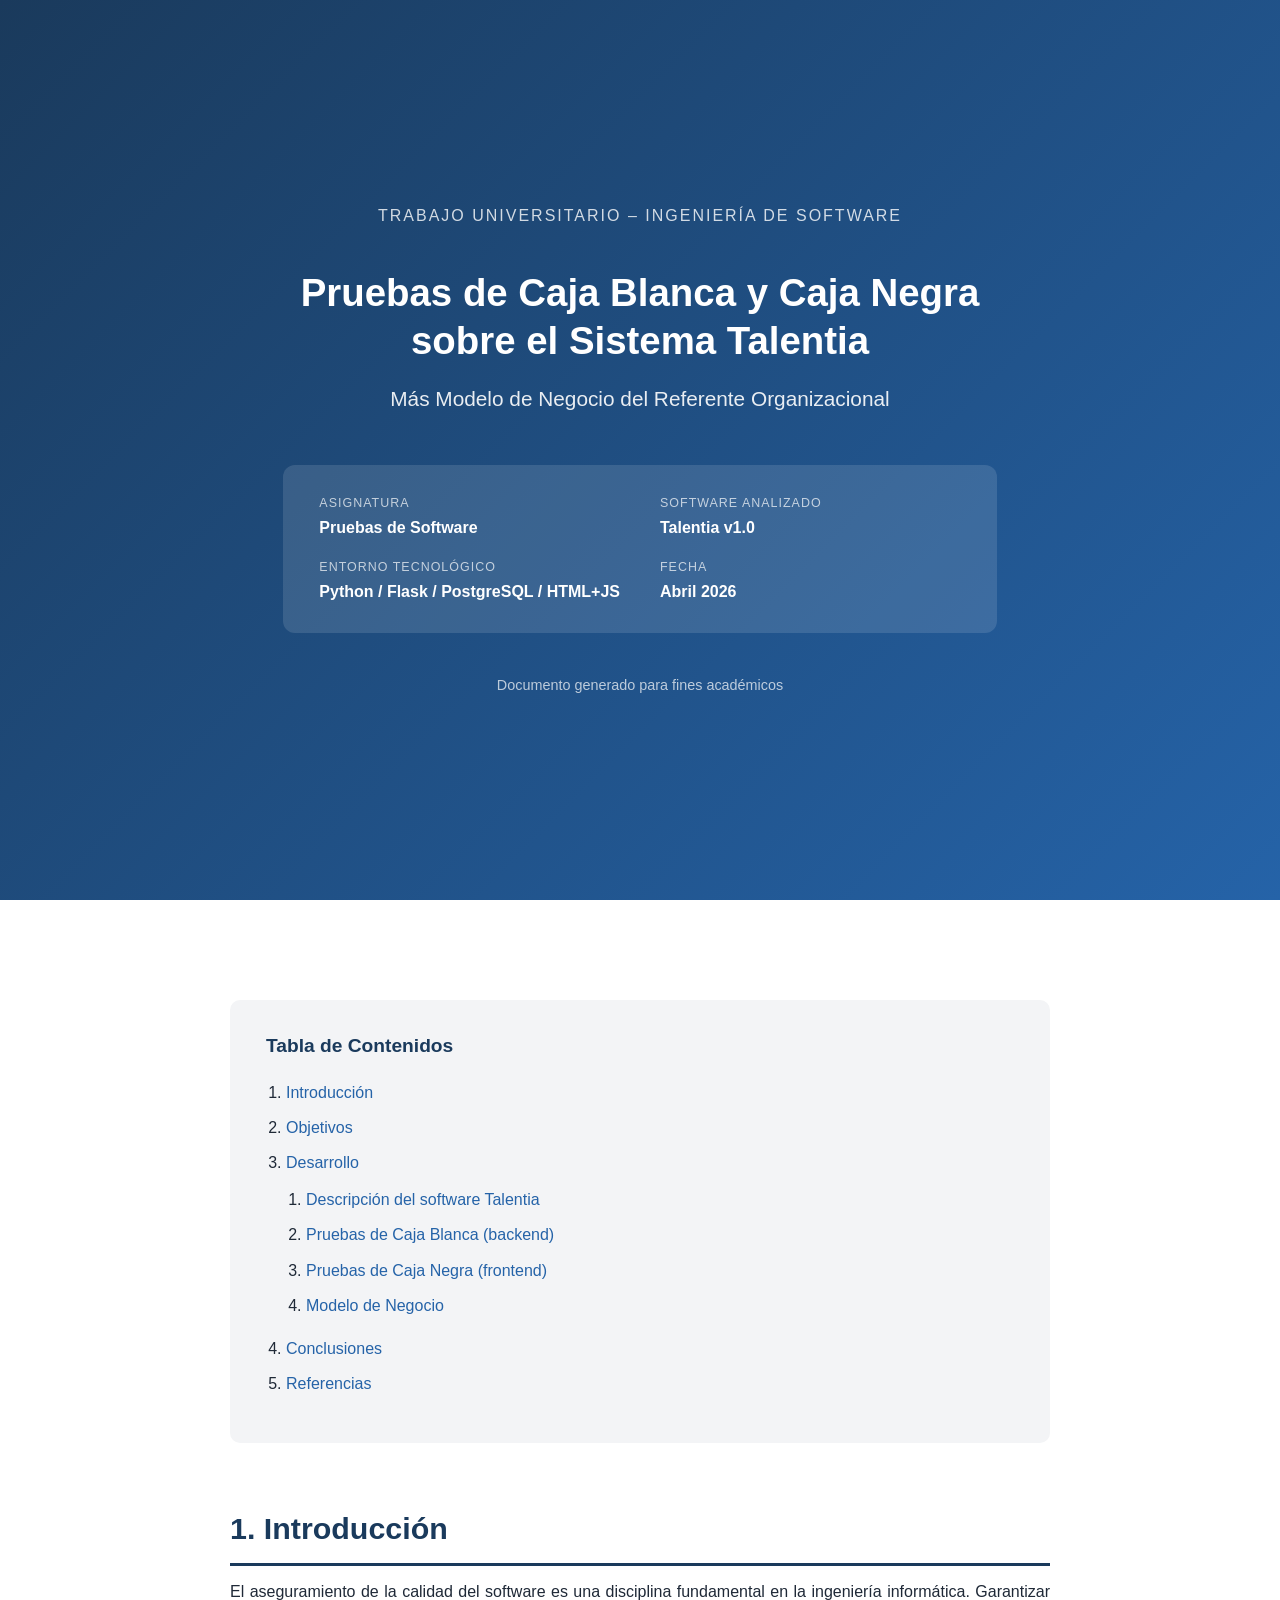
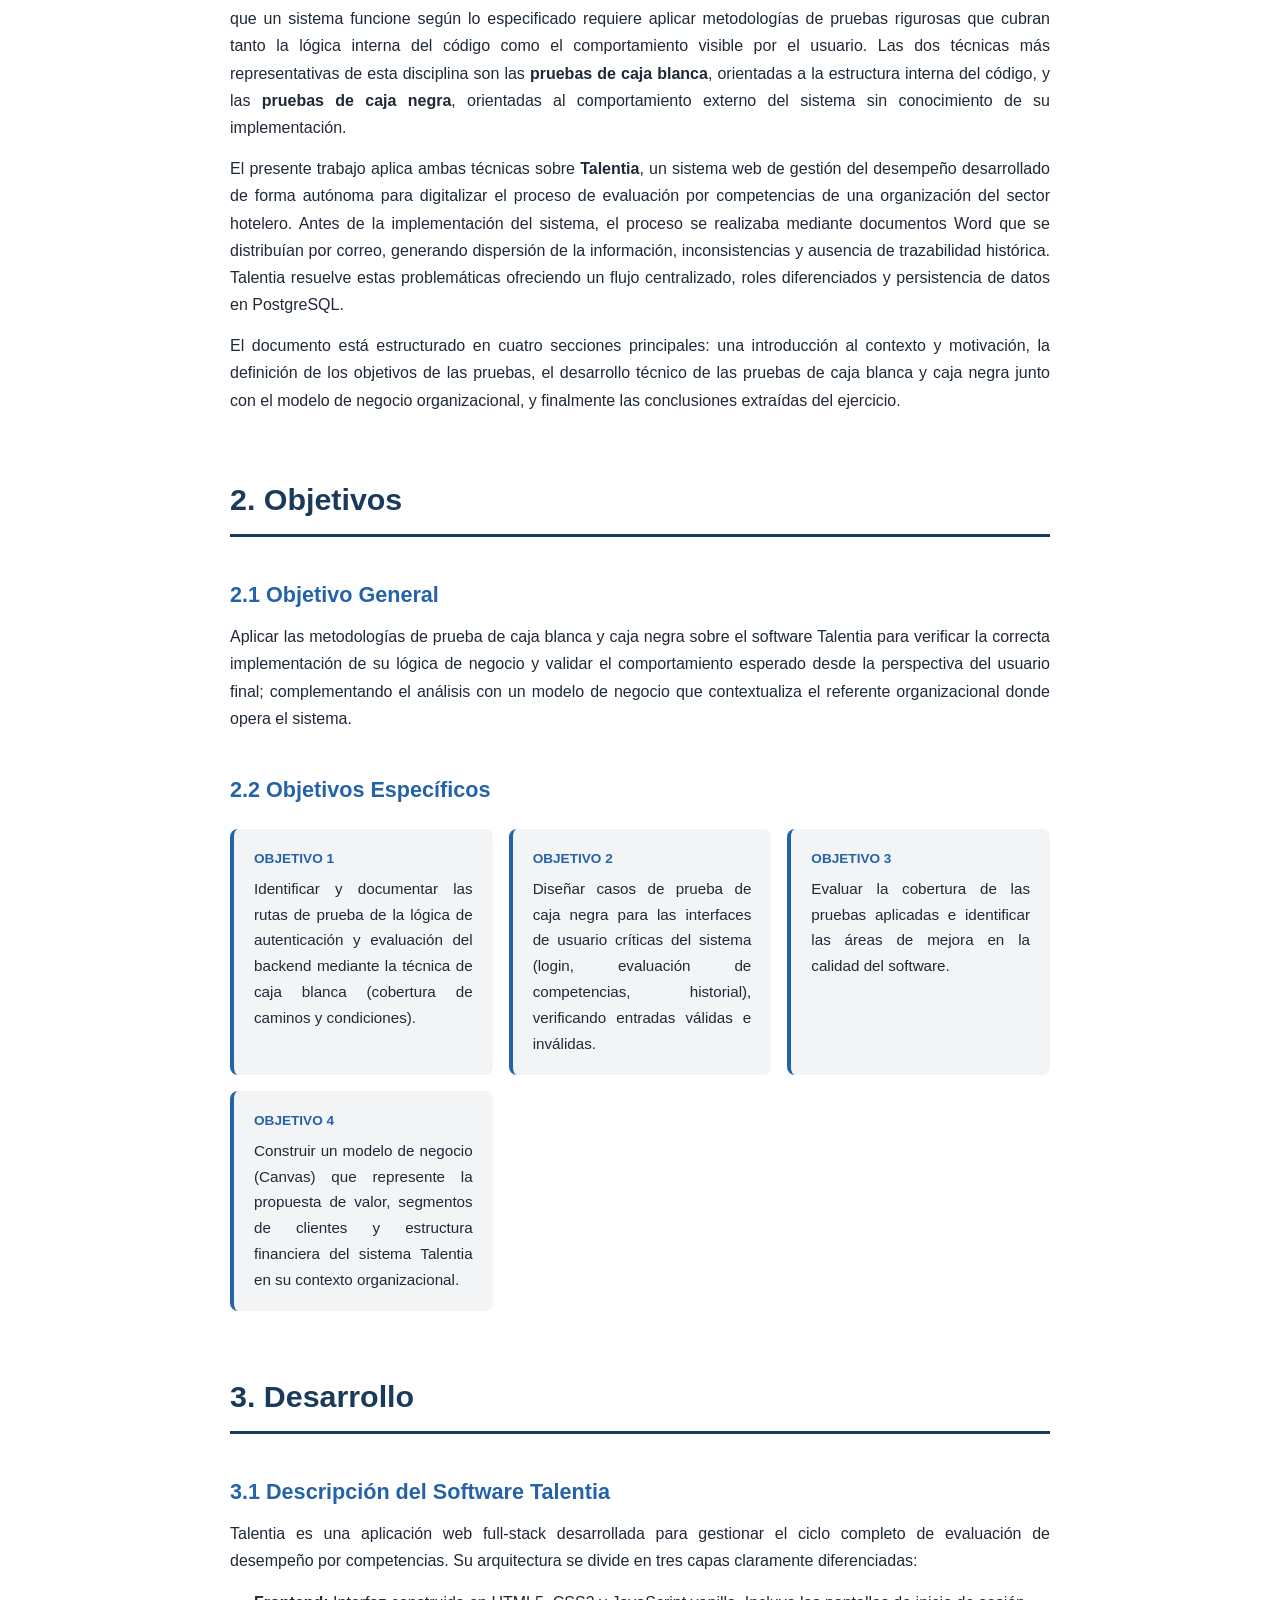
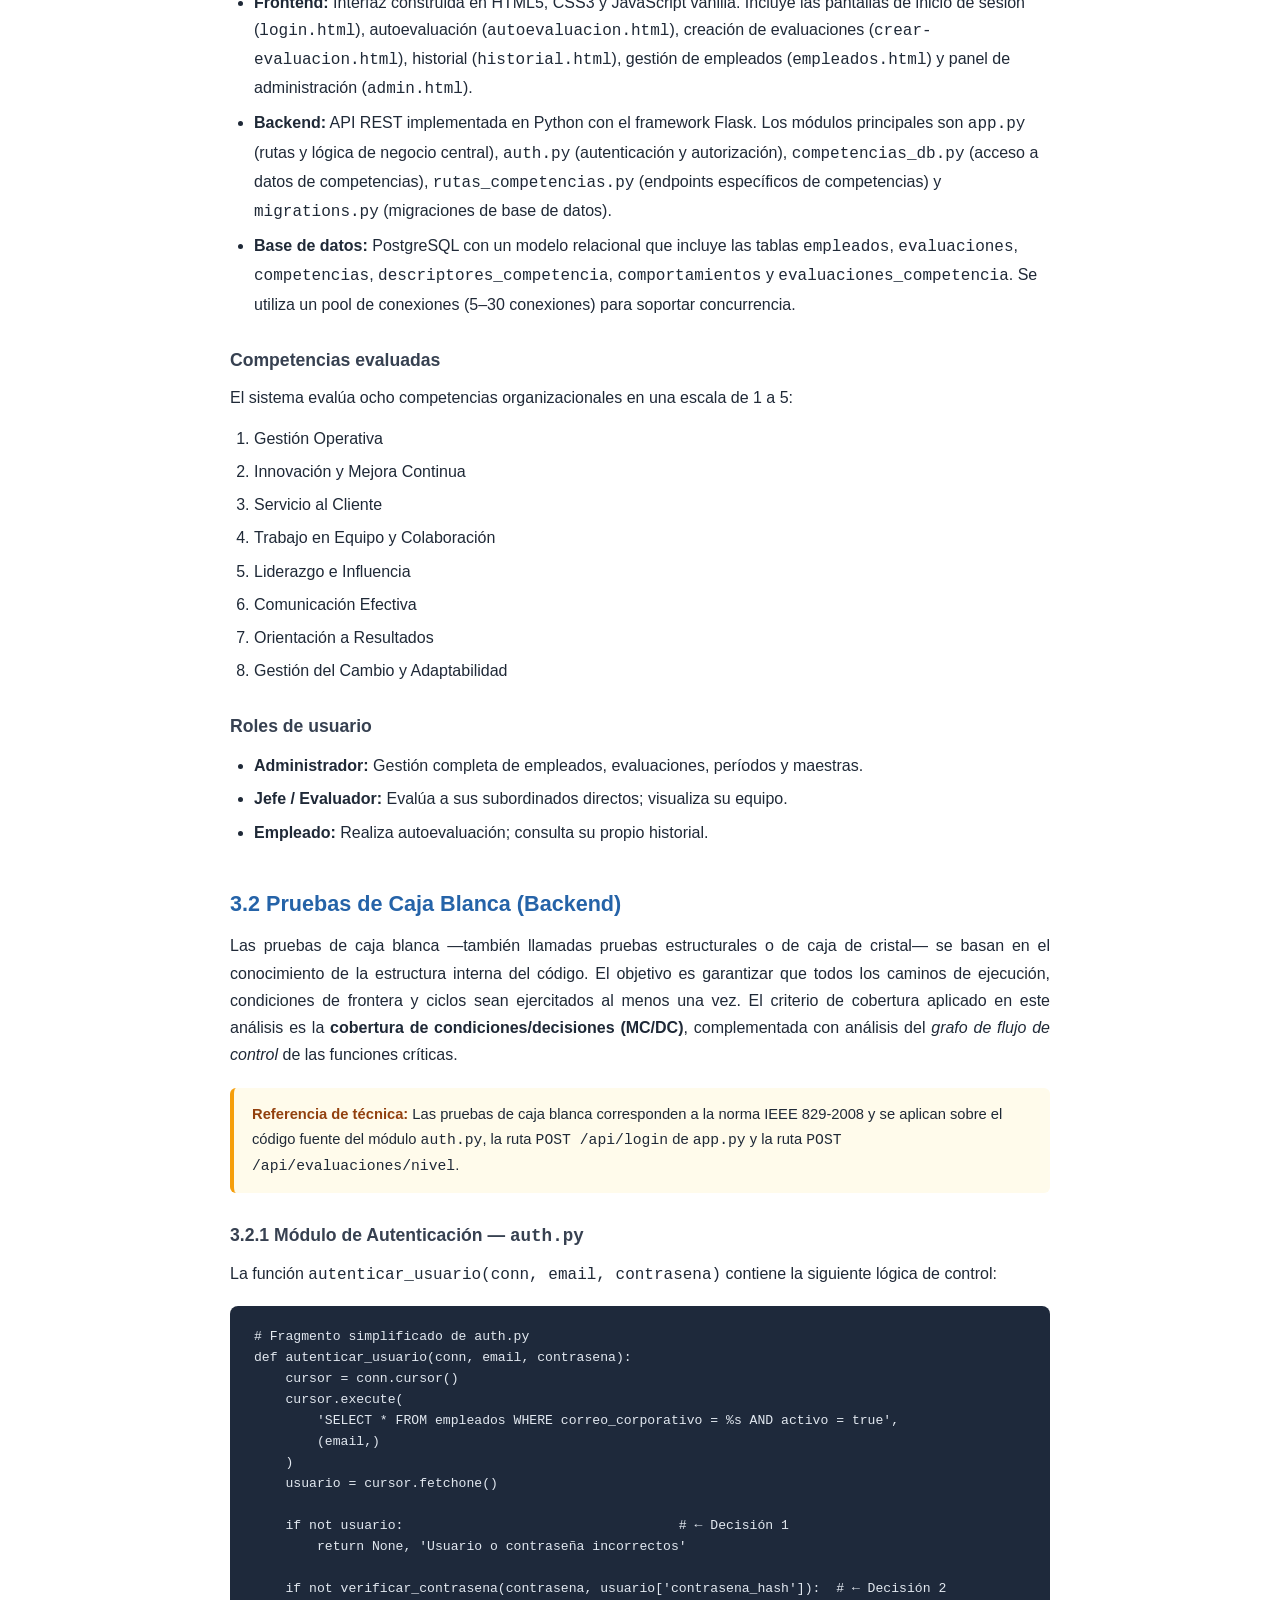
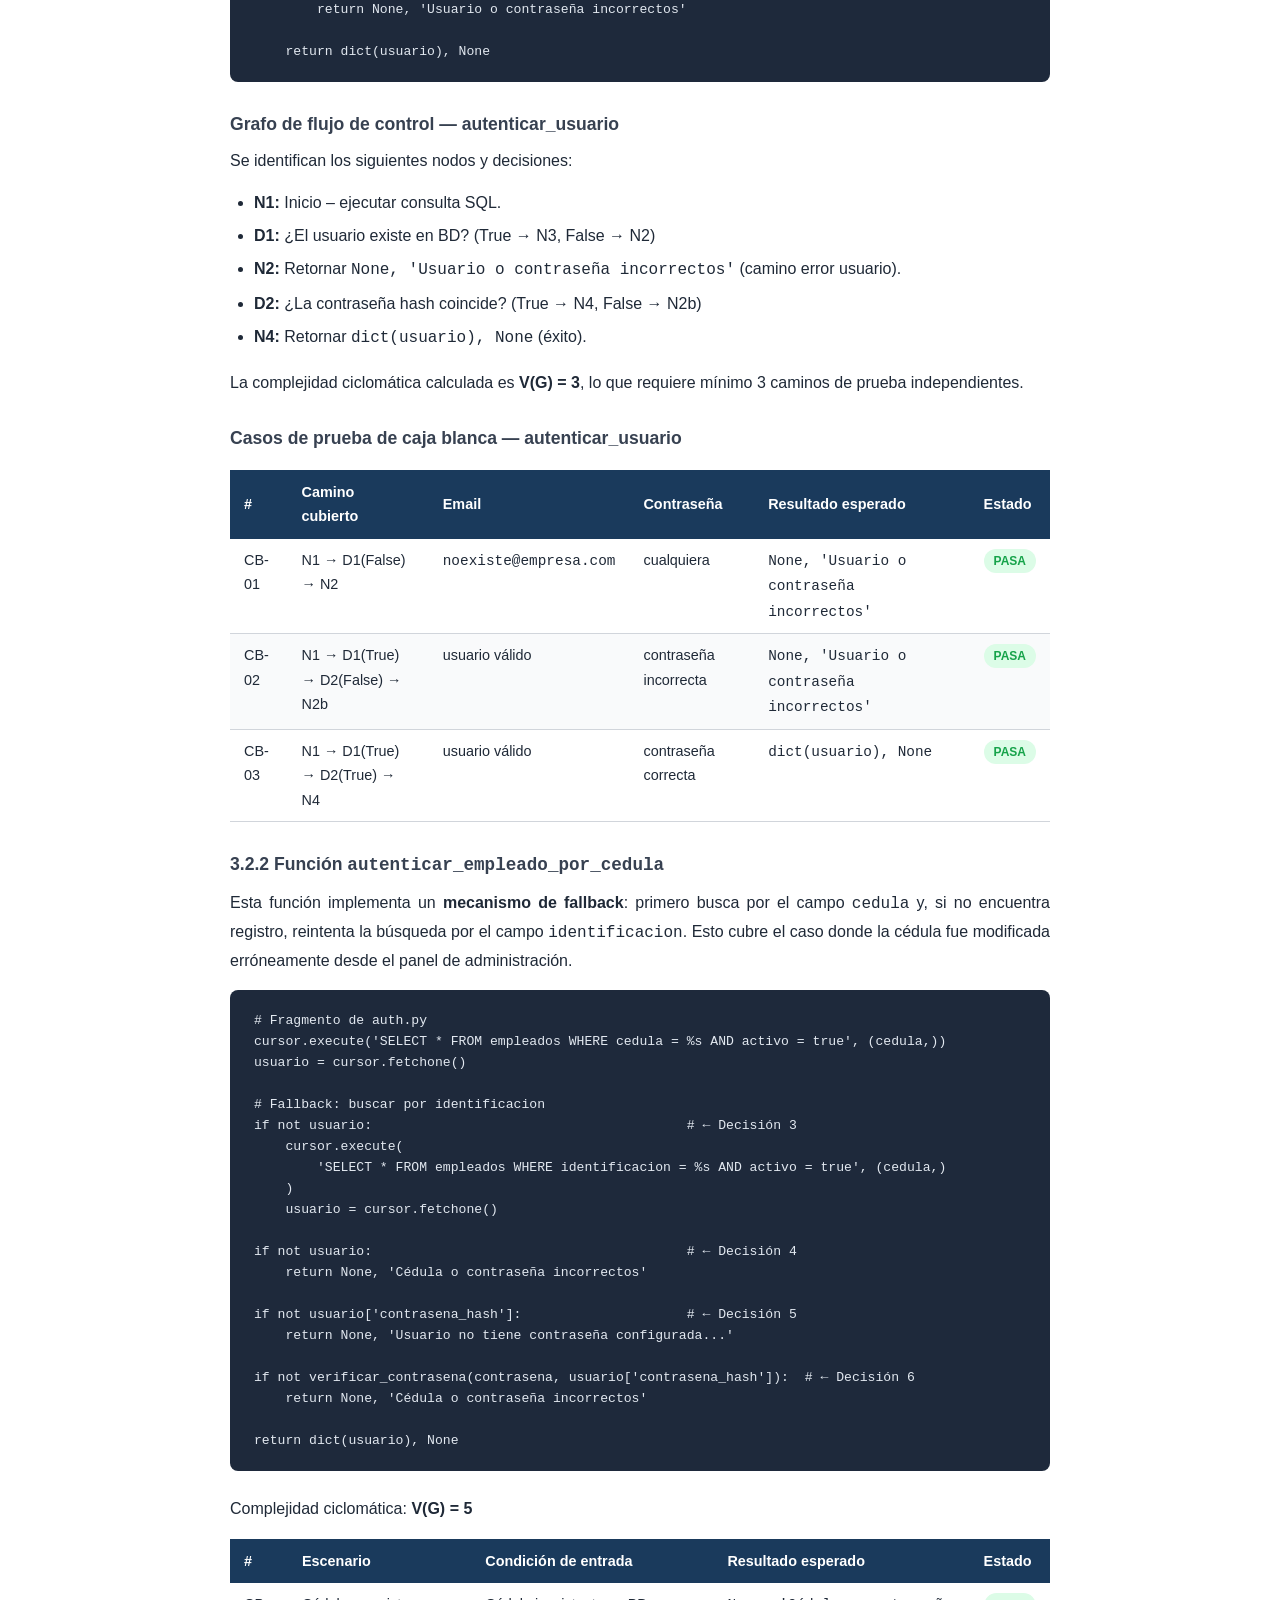
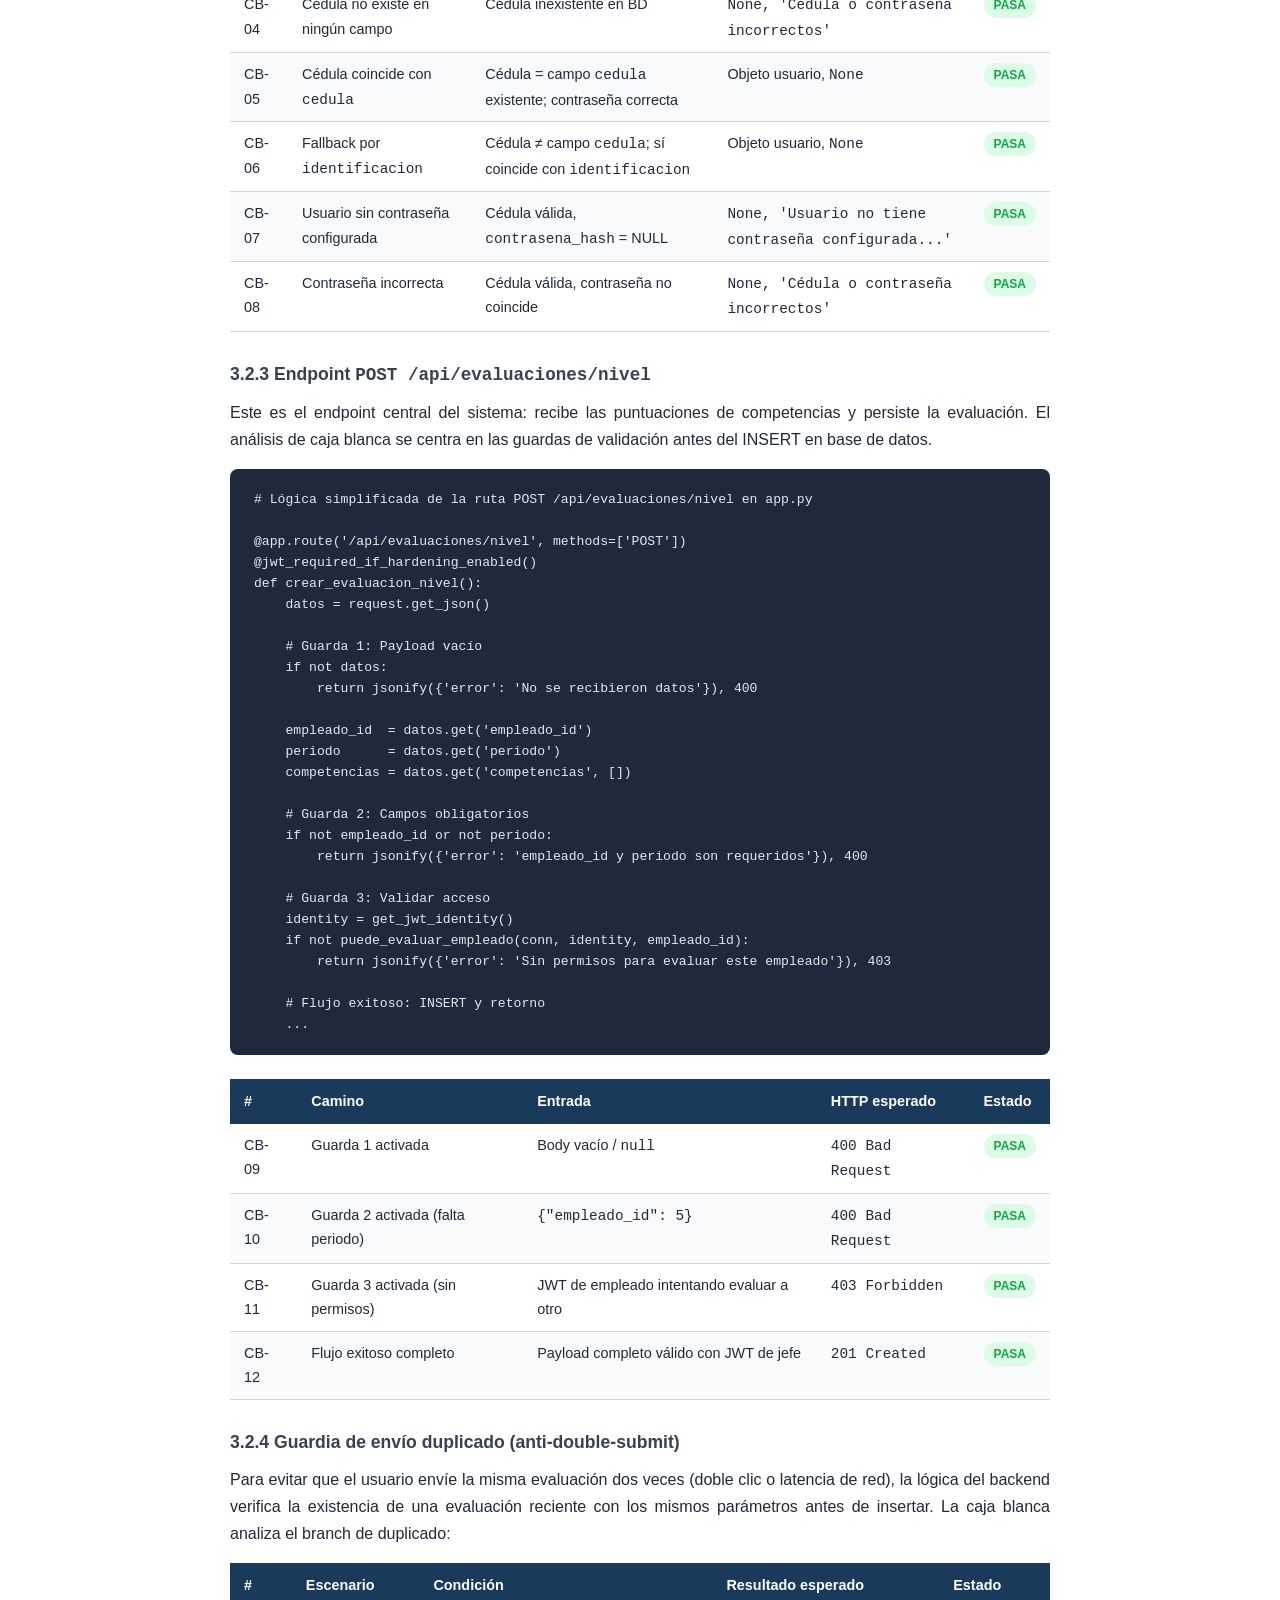
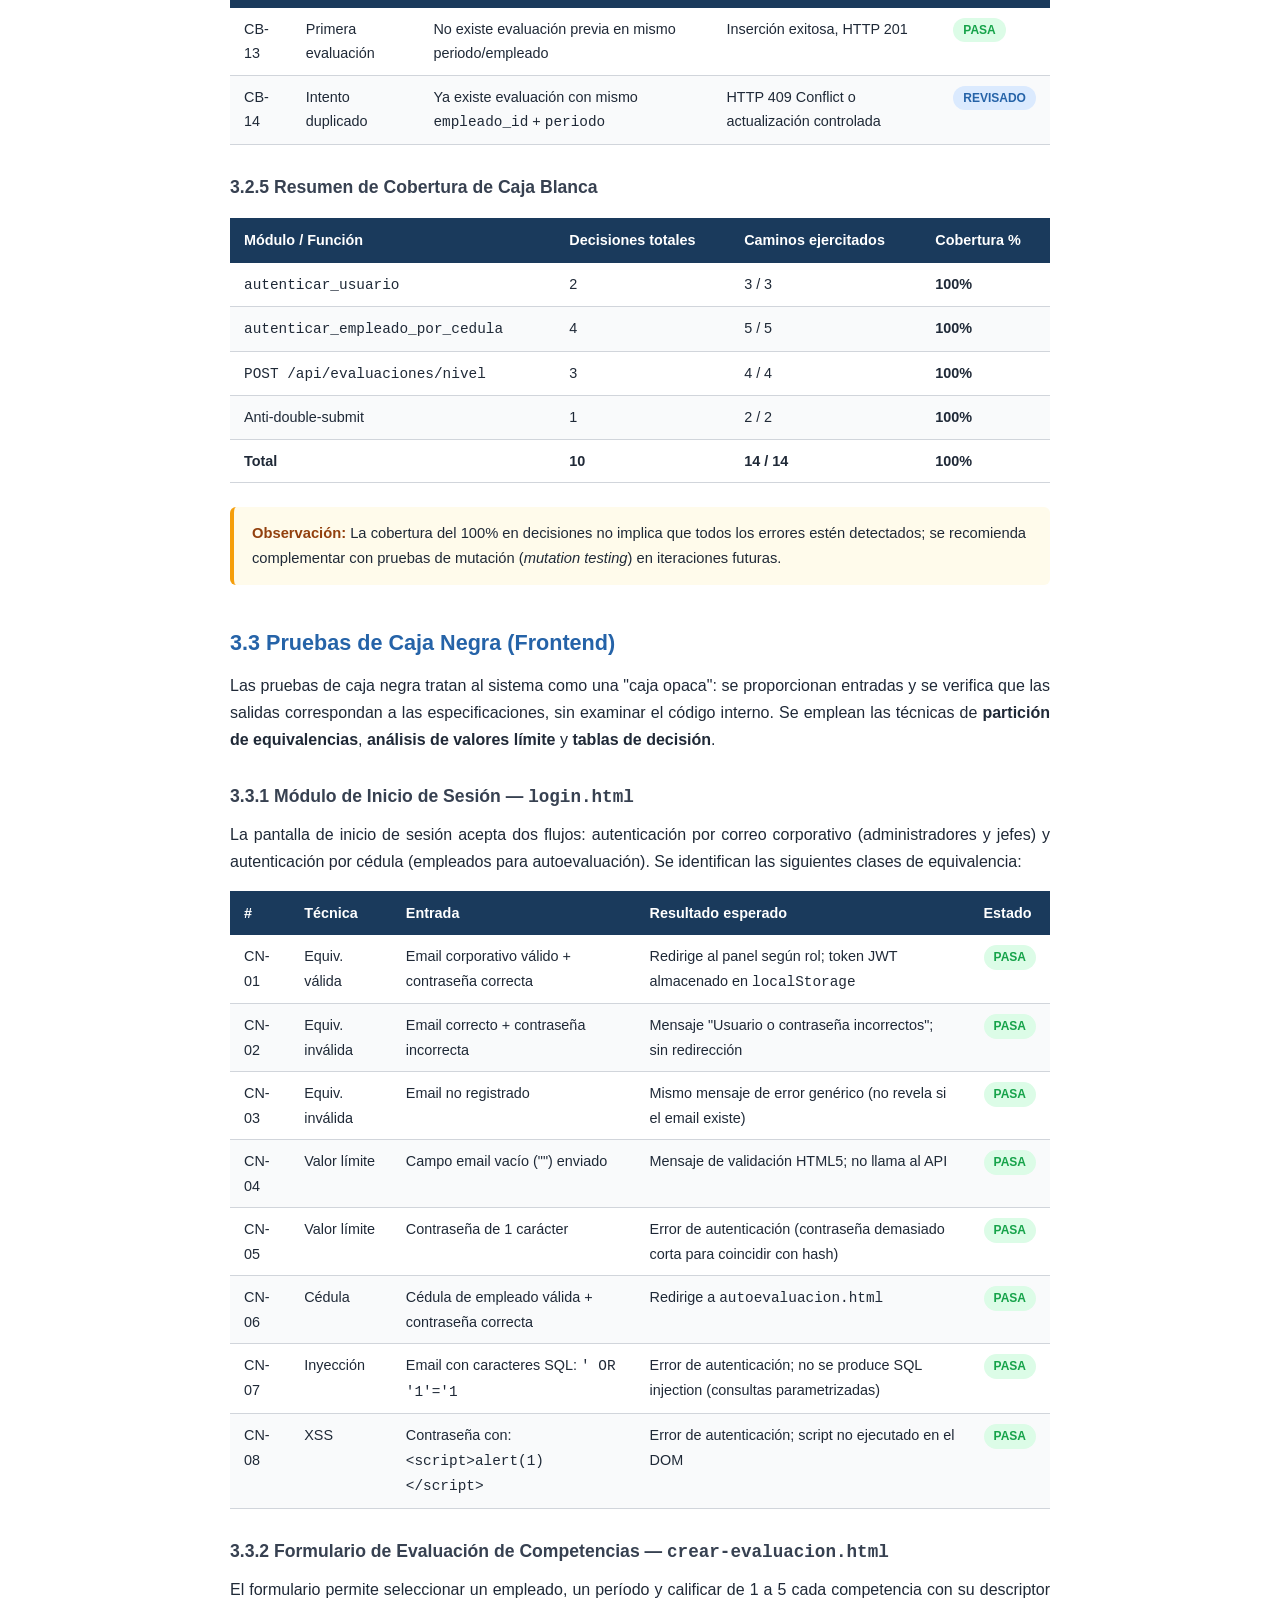
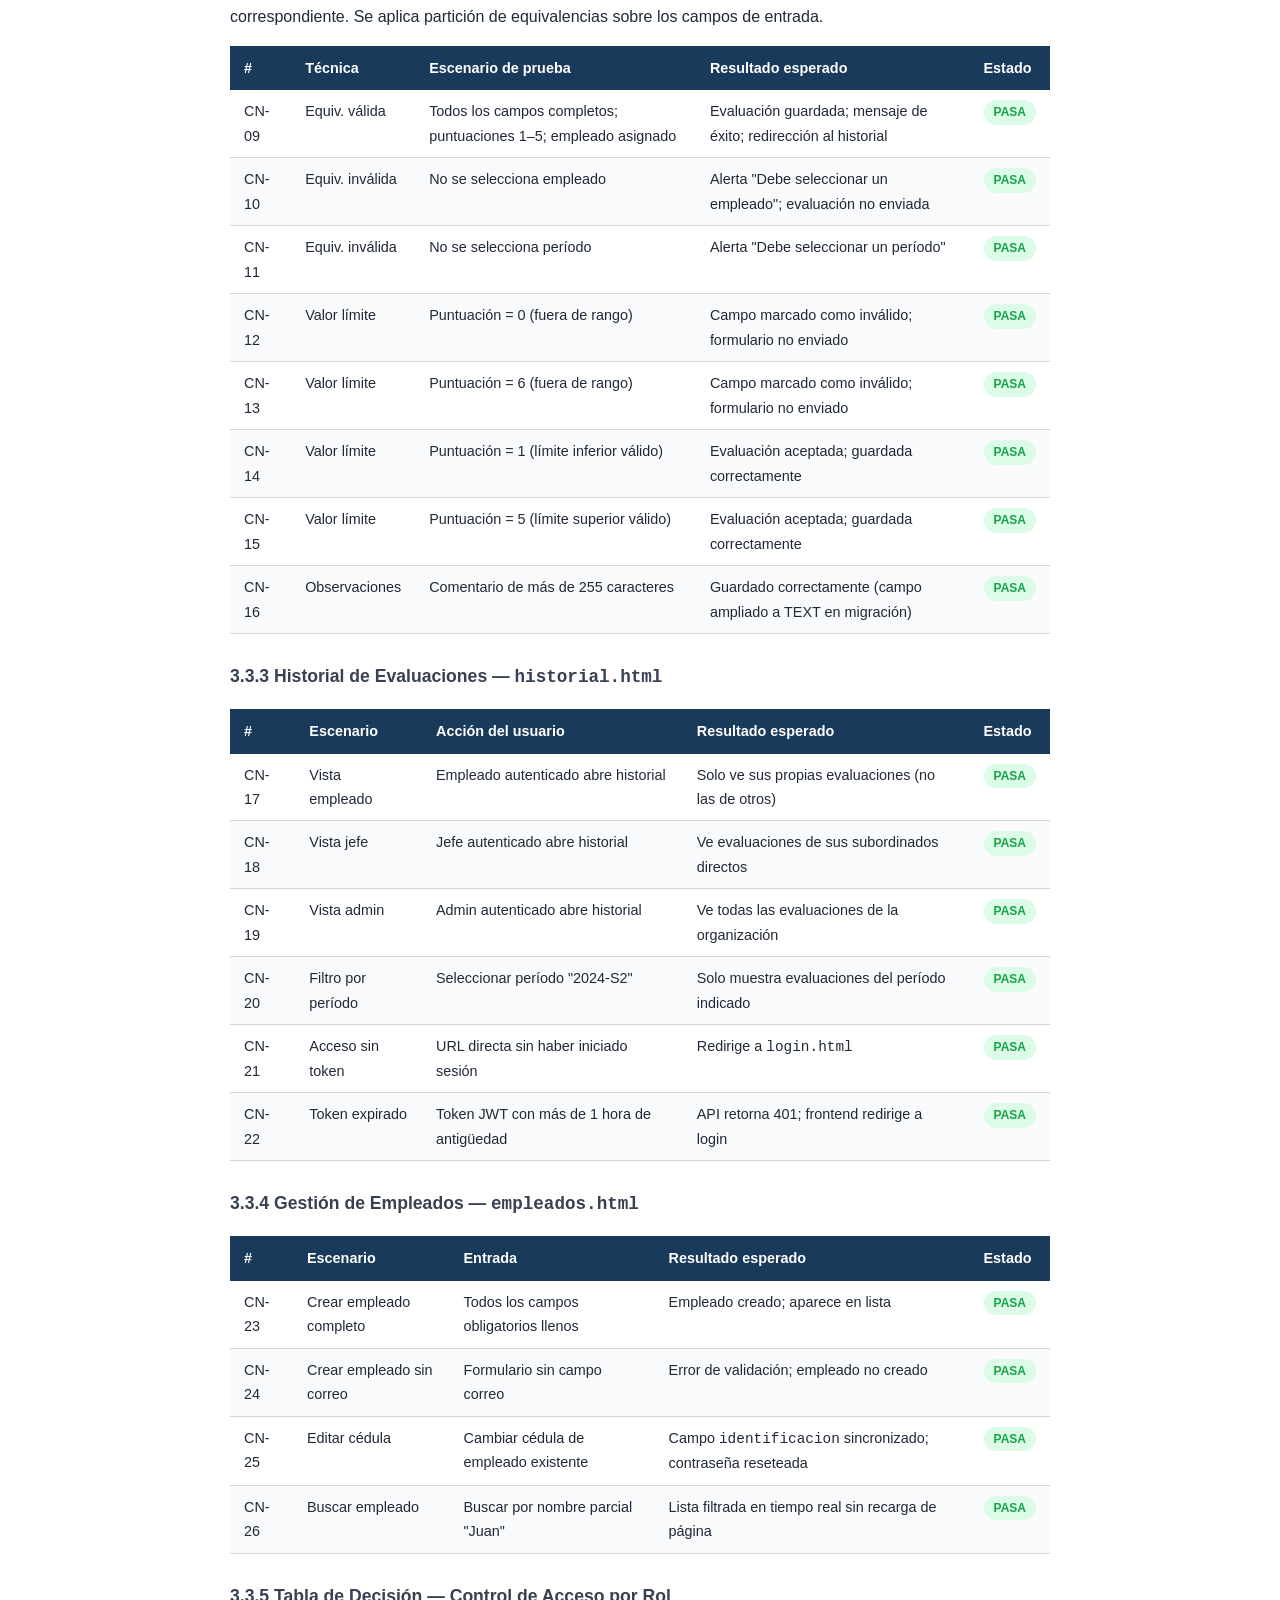
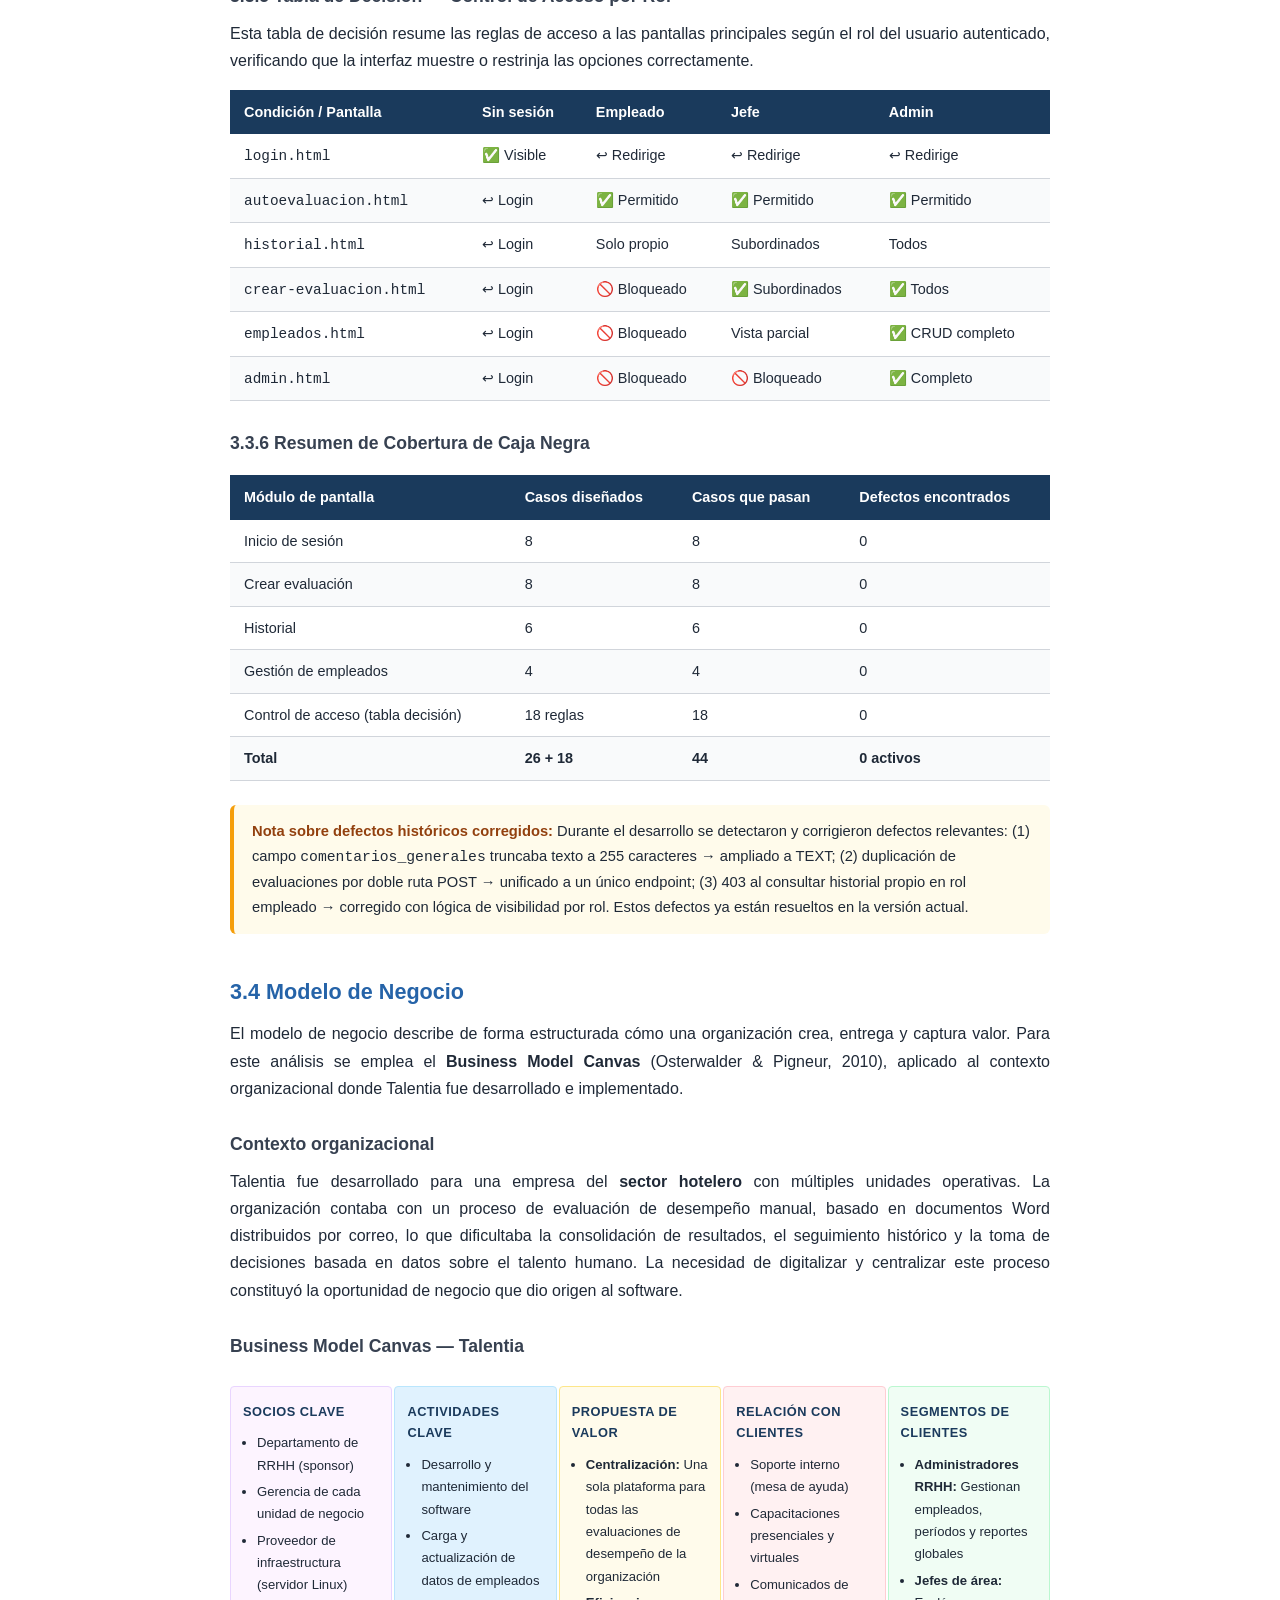
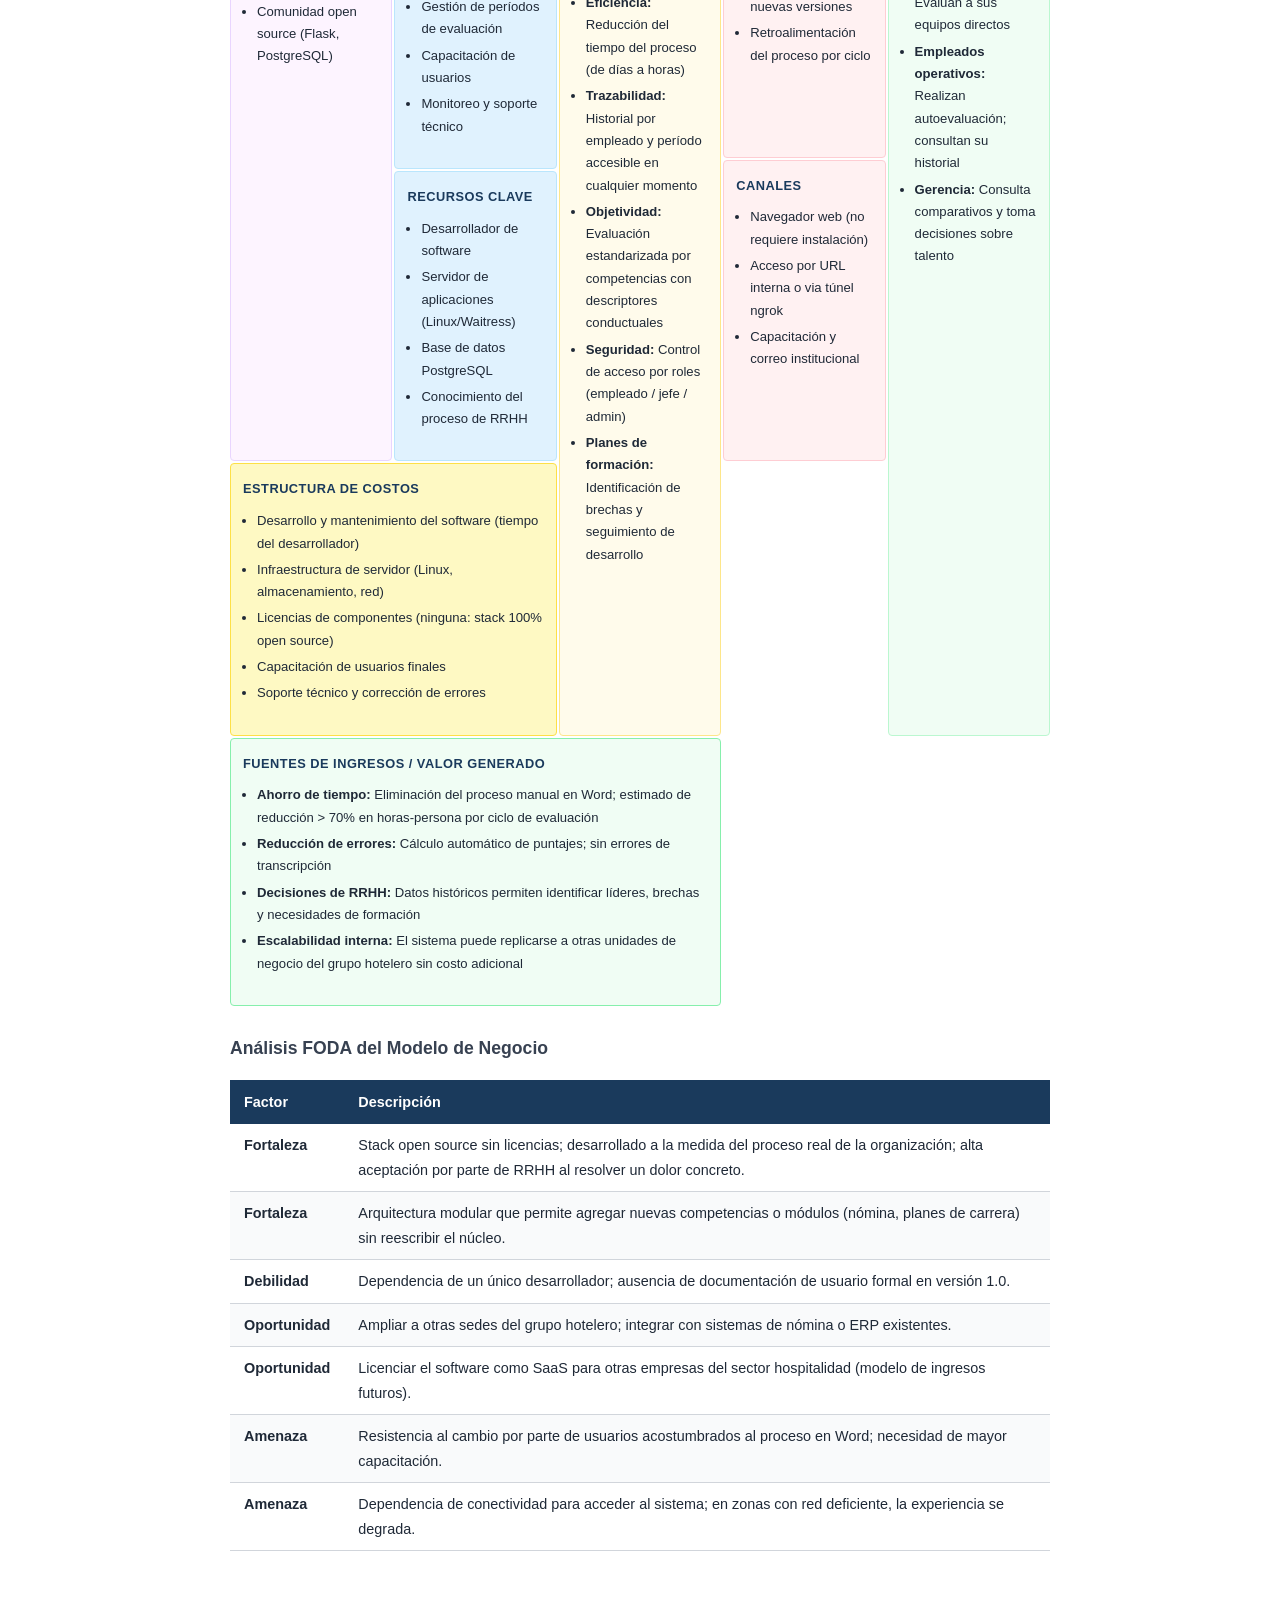
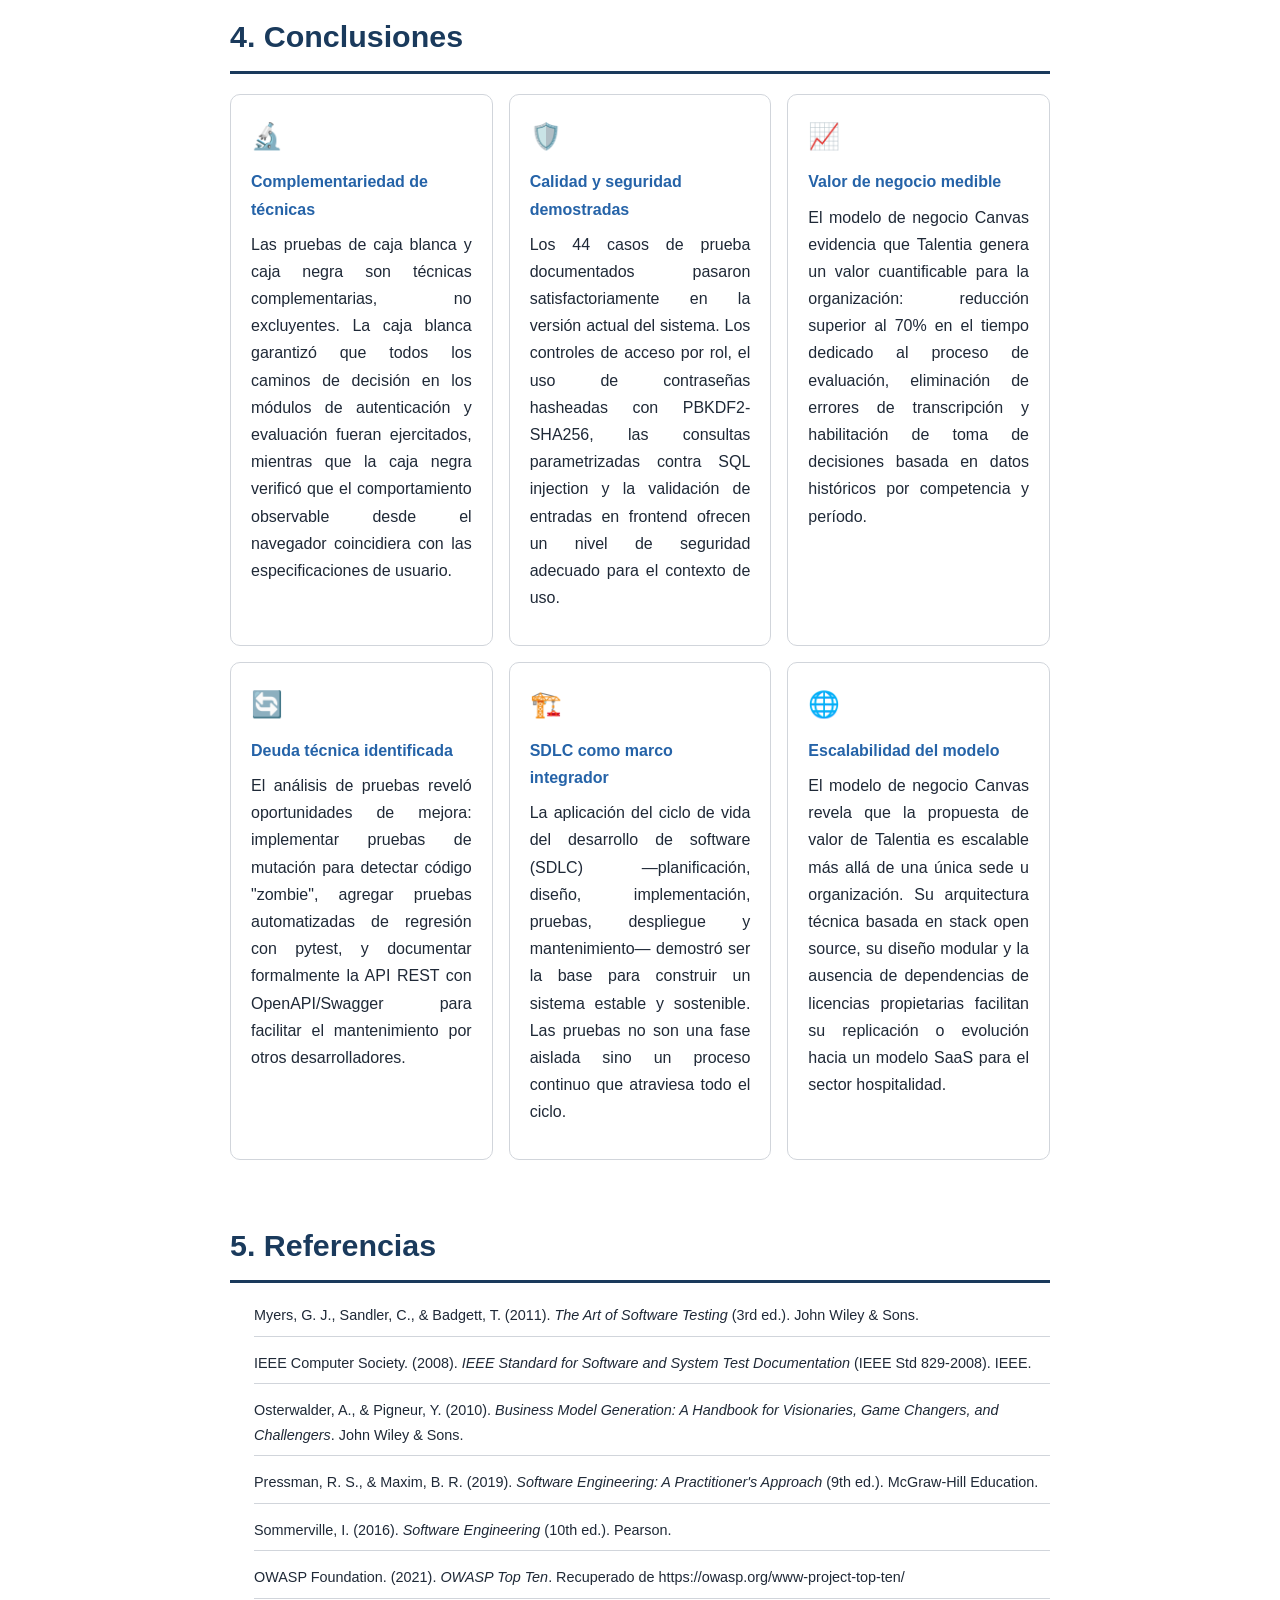
<file: TRABAJO_UNIVERSITARIO_PRUEBAS_TALENTIA.html>
<!DOCTYPE html>
<html lang="es">
<head>
  <meta charset="UTF-8" />
  <meta name="viewport" content="width=device-width, initial-scale=1.0" />
  <title>Pruebas de Software y Modelo de Negocio – Talentia</title>
  <style>
    :root {
      --azul:   #1a3a5c;
      --azul2:  #2563a8;
      --verde:  #16a34a;
      --rojo:   #dc2626;
      --gris:   #f3f4f6;
      --borde:  #d1d5db;
      --texto:  #1f2937;
    }
    * { box-sizing: border-box; margin: 0; padding: 0; }
    body {
      font-family: 'Segoe UI', Tahoma, Geneva, Verdana, sans-serif;
      color: var(--texto);
      background: #fff;
      line-height: 1.7;
    }

    /* ── PORTADA ─────────────────────────────────── */
    .portada {
      background: linear-gradient(135deg, var(--azul) 0%, var(--azul2) 100%);
      color: #fff;
      padding: 80px 60px;
      min-height: 100vh;
      display: flex;
      flex-direction: column;
      justify-content: center;
      align-items: center;
      text-align: center;
      page-break-after: always;
    }
    .portada .universidad { font-size: 1rem; letter-spacing: 2px; text-transform: uppercase; opacity: .8; margin-bottom: 40px; }
    .portada h1 { font-size: 2.4rem; font-weight: 700; line-height: 1.25; margin-bottom: 16px; }
    .portada h2 { font-size: 1.3rem; font-weight: 400; opacity: .9; margin-bottom: 48px; }
    .portada .meta-grid { display: grid; grid-template-columns: 1fr 1fr; gap: 16px 40px; text-align: left; background: rgba(255,255,255,.12); border-radius: 12px; padding: 28px 36px; }
    .portada .meta-grid .lbl { font-size: .78rem; text-transform: uppercase; letter-spacing: 1px; opacity: .7; }
    .portada .meta-grid .val { font-size: 1rem; font-weight: 600; }
    .portada .fecha { margin-top: 40px; font-size: .9rem; opacity: .7; }

    /* ── CONTENIDO ───────────────────────────────── */
    .contenido { max-width: 900px; margin: 0 auto; padding: 60px 40px; }

    h1.sec { color: var(--azul); font-size: 1.9rem; margin: 60px 0 12px; border-bottom: 3px solid var(--azul); padding-bottom: 8px; }
    h2.sub { color: var(--azul2); font-size: 1.35rem; margin: 40px 0 10px; }
    h3.sub2 { color: #374151; font-size: 1.1rem; margin: 28px 0 8px; font-weight: 600; }
    p { margin-bottom: 14px; text-align: justify; }
    ul, ol { margin: 10px 0 16px 24px; }
    li { margin-bottom: 6px; }

    /* ── TABLA DE CONTENIDOS ─────────────────────── */
    .toc { background: var(--gris); border-radius: 10px; padding: 30px 36px; margin: 40px 0; }
    .toc h2 { color: var(--azul); font-size: 1.2rem; margin-bottom: 16px; }
    .toc ol { margin-left: 20px; }
    .toc li { margin-bottom: 8px; font-size: 1rem; }
    .toc a { color: var(--azul2); text-decoration: none; }
    .toc a:hover { text-decoration: underline; }

    /* ── TARJETAS DE OBJETIVO ────────────────────── */
    .obj-grid { display: grid; grid-template-columns: repeat(auto-fit, minmax(260px, 1fr)); gap: 16px; margin: 20px 0; }
    .obj-card { background: var(--gris); border-left: 4px solid var(--azul2); border-radius: 8px; padding: 18px 20px; }
    .obj-card .num { color: var(--azul2); font-weight: 700; font-size: .85rem; text-transform: uppercase; margin-bottom: 6px; }
    .obj-card p { margin: 0; font-size: .95rem; }

    /* ── CAJA BLANCA / CAJA NEGRA ────────────────── */
    .test-section { background: #f8fafc; border: 1px solid var(--borde); border-radius: 10px; padding: 24px 28px; margin: 24px 0; }
    .test-section h3 { margin: 0 0 12px; }

    /* ── TABLAS DE PRUEBA ────────────────────────── */
    table { width: 100%; border-collapse: collapse; margin: 16px 0 24px; font-size: .9rem; }
    th { background: var(--azul); color: #fff; padding: 10px 14px; text-align: left; }
    td { padding: 9px 14px; border-bottom: 1px solid var(--borde); vertical-align: top; }
    tr:nth-child(even) td { background: #f9fafb; }
    .ok  { color: var(--verde); font-weight: 700; }
    .fail{ color: var(--rojo);  font-weight: 700; }
    .badge { display: inline-block; padding: 2px 10px; border-radius: 9999px; font-size: .75rem; font-weight: 700; }
    .badge-verde  { background: #dcfce7; color: var(--verde); }
    .badge-rojo   { background: #fee2e2; color: var(--rojo); }
    .badge-azul   { background: #dbeafe; color: var(--azul2); }
    .badge-gris   { background: #e5e7eb; color: #374151; }

    /* ── CÓDIGO ──────────────────────────────────── */
    pre { background: #1e293b; color: #e2e8f0; border-radius: 8px; padding: 20px 24px; overflow-x: auto; font-size: .82rem; line-height: 1.6; margin: 16px 0 24px; }
    code { font-family: 'Consolas', 'Courier New', monospace; }

    /* ── DIAGRAMA / MODELO NEGOCIO ───────────────── */
    .canvas-grid { display: grid; grid-template-columns: repeat(5, 1fr); grid-template-rows: auto auto; gap: 2px; margin: 24px 0; font-size: .85rem; }
    .canvas-cell { background: #e0f2fe; border: 1px solid #bae6fd; padding: 14px 12px; border-radius: 4px; }
    .canvas-cell.header { background: var(--azul); color: #fff; font-weight: 700; font-size: .8rem; text-align: center; padding: 8px; }
    .canvas-cell.tall { grid-row: span 2; }
    .canvas-cell h4 { color: var(--azul); font-size: .8rem; text-transform: uppercase; letter-spacing: .5px; margin-bottom: 8px; }
    .canvas-cell ul { margin-left: 14px; }
    .canvas-cell li { margin-bottom: 4px; font-size: .82rem; }
    .canvas-cell.vp { background: #fffbeb; border-color: #fde68a; }
    .canvas-cell.cs { background: #f0fdf4; border-color: #bbf7d0; }
    .canvas-cell.pa { background: #fdf4ff; border-color: #e9d5ff; }
    .canvas-cell.cr { background: #fff1f2; border-color: #fecdd3; }
    .canvas-cell.rv { background: #f0fdf4; border-color: #86efac; }
    .canvas-cell.co { background: #fef9c3; border-color: #fde047; }

    /* ── CITA / NOTA ─────────────────────────────── */
    .nota { background: #fffbeb; border-left: 4px solid #f59e0b; padding: 14px 18px; border-radius: 6px; margin: 20px 0; font-size: .92rem; }
    .nota strong { color: #92400e; }

    /* ── CONCLUSIONES ────────────────────────────── */
    .conclusiones-grid { display: grid; grid-template-columns: repeat(auto-fit, minmax(240px, 1fr)); gap: 16px; margin: 20px 0; }
    .concl-card { border: 1px solid var(--borde); border-radius: 10px; padding: 20px; }
    .concl-card .icono { font-size: 1.6rem; margin-bottom: 10px; }
    .concl-card h4 { color: var(--azul2); margin-bottom: 8px; font-size: 1rem; }

    /* ── REFERENCIAS ─────────────────────────────── */
    .ref-list { list-style: none; padding: 0; }
    .ref-list li { padding: 8px 0; border-bottom: 1px solid var(--borde); font-size: .9rem; }

    /* ── IMPRESIÓN ───────────────────────────────── */
    @media print {
      .portada { page-break-after: always; min-height: auto; padding: 60px 40px; }
      h1.sec   { page-break-before: always; }
      pre { white-space: pre-wrap; word-break: break-all; }
      .canvas-grid { font-size: .75rem; }
    }
  </style>
</head>
<body>

<!-- ════════════════════════════════════════════════
     PORTADA
════════════════════════════════════════════════ -->
<div class="portada">
  <div class="universidad">Trabajo Universitario – Ingeniería de Software</div>
  <h1>Pruebas de Caja Blanca y Caja Negra<br/>sobre el Sistema Talentia</h1>
  <h2>Más Modelo de Negocio del Referente Organizacional</h2>
  <div class="meta-grid">
    <div>
      <div class="lbl">Asignatura</div>
      <div class="val">Pruebas de Software</div>
    </div>
    <div>
      <div class="lbl">Software analizado</div>
      <div class="val">Talentia v1.0</div>
    </div>
    <div>
      <div class="lbl">Entorno tecnológico</div>
      <div class="val">Python / Flask / PostgreSQL / HTML+JS</div>
    </div>
    <div>
      <div class="lbl">Fecha</div>
      <div class="val">Abril 2026</div>
    </div>
  </div>
  <div class="fecha">Documento generado para fines académicos</div>
</div>

<!-- ════════════════════════════════════════════════
     CONTENIDO
════════════════════════════════════════════════ -->
<div class="contenido">

  <!-- TABLA DE CONTENIDOS -->
  <div class="toc">
    <h2>Tabla de Contenidos</h2>
    <ol>
      <li><a href="#introduccion">Introducción</a></li>
      <li><a href="#objetivos">Objetivos</a></li>
      <li><a href="#desarrollo">Desarrollo</a>
        <ol>
          <li><a href="#descripcion-software">Descripción del software Talentia</a></li>
          <li><a href="#caja-blanca">Pruebas de Caja Blanca (backend)</a></li>
          <li><a href="#caja-negra">Pruebas de Caja Negra (frontend)</a></li>
          <li><a href="#modelo-negocio">Modelo de Negocio</a></li>
        </ol>
      </li>
      <li><a href="#conclusiones">Conclusiones</a></li>
      <li><a href="#referencias">Referencias</a></li>
    </ol>
  </div>

  <!-- ══════════════════════════════════
       1. INTRODUCCIÓN
  ══════════════════════════════════ -->
  <h1 class="sec" id="introduccion">1. Introducción</h1>

  <p>
    El aseguramiento de la calidad del software es una disciplina fundamental en la ingeniería informática.
    Garantizar que un sistema funcione según lo especificado requiere aplicar metodologías de pruebas rigurosas
    que cubran tanto la lógica interna del código como el comportamiento visible por el usuario.
    Las dos técnicas más representativas de esta disciplina son las <strong>pruebas de caja blanca</strong>,
    orientadas a la estructura interna del código, y las <strong>pruebas de caja negra</strong>,
    orientadas al comportamiento externo del sistema sin conocimiento de su implementación.
  </p>

  <p>
    El presente trabajo aplica ambas técnicas sobre <strong>Talentia</strong>, un sistema web de gestión del
    desempeño desarrollado de forma autónoma para digitalizar el proceso de evaluación por competencias de una
    organización del sector hotelero. Antes de la implementación del sistema, el proceso se realizaba mediante
    documentos Word que se distribuían por correo, generando dispersión de la información, inconsistencias y
    ausencia de trazabilidad histórica. Talentia resuelve estas problemáticas ofreciendo un flujo centralizado,
    roles diferenciados y persistencia de datos en PostgreSQL.
  </p>

  <p>
    El documento está estructurado en cuatro secciones principales: una introducción al contexto y motivación,
    la definición de los objetivos de las pruebas, el desarrollo técnico de las pruebas de caja blanca y caja
    negra junto con el modelo de negocio organizacional, y finalmente las conclusiones extraídas del ejercicio.
  </p>

  <!-- ══════════════════════════════════
       2. OBJETIVOS
  ══════════════════════════════════ -->
  <h1 class="sec" id="objetivos">2. Objetivos</h1>

  <h2 class="sub">2.1 Objetivo General</h2>
  <p>
    Aplicar las metodologías de prueba de caja blanca y caja negra sobre el software Talentia para verificar
    la correcta implementación de su lógica de negocio y validar el comportamiento esperado desde la perspectiva
    del usuario final; complementando el análisis con un modelo de negocio que contextualiza el referente
    organizacional donde opera el sistema.
  </p>

  <h2 class="sub">2.2 Objetivos Específicos</h2>
  <div class="obj-grid">
    <div class="obj-card">
      <div class="num">Objetivo 1</div>
      <p>Identificar y documentar las rutas de prueba de la lógica de autenticación y evaluación del backend mediante la técnica de caja blanca (cobertura de caminos y condiciones).</p>
    </div>
    <div class="obj-card">
      <div class="num">Objetivo 2</div>
      <p>Diseñar casos de prueba de caja negra para las interfaces de usuario críticas del sistema (login, evaluación de competencias, historial), verificando entradas válidas e inválidas.</p>
    </div>
    <div class="obj-card">
      <div class="num">Objetivo 3</div>
      <p>Evaluar la cobertura de las pruebas aplicadas e identificar las áreas de mejora en la calidad del software.</p>
    </div>
    <div class="obj-card">
      <div class="num">Objetivo 4</div>
      <p>Construir un modelo de negocio (Canvas) que represente la propuesta de valor, segmentos de clientes y estructura financiera del sistema Talentia en su contexto organizacional.</p>
    </div>
  </div>

  <!-- ══════════════════════════════════
       3. DESARROLLO
  ══════════════════════════════════ -->
  <h1 class="sec" id="desarrollo">3. Desarrollo</h1>

  <!-- 3.1 DESCRIPCIÓN DEL SOFTWARE -->
  <h2 class="sub" id="descripcion-software">3.1 Descripción del Software Talentia</h2>

  <p>
    Talentia es una aplicación web full-stack desarrollada para gestionar el ciclo completo de evaluación de
    desempeño por competencias. Su arquitectura se divide en tres capas claramente diferenciadas:
  </p>

  <ul>
    <li><strong>Frontend:</strong> Interfaz construida en HTML5, CSS3 y JavaScript vanilla. Incluye las
    pantallas de inicio de sesión (<code>login.html</code>), autoevaluación (<code>autoevaluacion.html</code>),
    creación de evaluaciones (<code>crear-evaluacion.html</code>), historial (<code>historial.html</code>),
    gestión de empleados (<code>empleados.html</code>) y panel de administración (<code>admin.html</code>).</li>

    <li><strong>Backend:</strong> API REST implementada en Python con el framework Flask. Los módulos
    principales son <code>app.py</code> (rutas y lógica de negocio central), <code>auth.py</code>
    (autenticación y autorización), <code>competencias_db.py</code> (acceso a datos de competencias),
    <code>rutas_competencias.py</code> (endpoints específicos de competencias) y <code>migrations.py</code>
    (migraciones de base de datos).</li>

    <li><strong>Base de datos:</strong> PostgreSQL con un modelo relacional que incluye las tablas
    <code>empleados</code>, <code>evaluaciones</code>, <code>competencias</code>,
    <code>descriptores_competencia</code>, <code>comportamientos</code> y
    <code>evaluaciones_competencia</code>. Se utiliza un pool de conexiones (5–30 conexiones) para soportar
    concurrencia.</li>
  </ul>

  <h3 class="sub2">Competencias evaluadas</h3>
  <p>El sistema evalúa ocho competencias organizacionales en una escala de 1 a 5:</p>
  <ol>
    <li>Gestión Operativa</li>
    <li>Innovación y Mejora Continua</li>
    <li>Servicio al Cliente</li>
    <li>Trabajo en Equipo y Colaboración</li>
    <li>Liderazgo e Influencia</li>
    <li>Comunicación Efectiva</li>
    <li>Orientación a Resultados</li>
    <li>Gestión del Cambio y Adaptabilidad</li>
  </ol>

  <h3 class="sub2">Roles de usuario</h3>
  <ul>
    <li><strong>Administrador:</strong> Gestión completa de empleados, evaluaciones, períodos y maestras.</li>
    <li><strong>Jefe / Evaluador:</strong> Evalúa a sus subordinados directos; visualiza su equipo.</li>
    <li><strong>Empleado:</strong> Realiza autoevaluación; consulta su propio historial.</li>
  </ul>

  <!-- 3.2 CAJA BLANCA -->
  <h2 class="sub" id="caja-blanca">3.2 Pruebas de Caja Blanca (Backend)</h2>

  <p>
    Las pruebas de caja blanca —también llamadas pruebas estructurales o de caja de cristal— se basan en el
    conocimiento de la estructura interna del código. El objetivo es garantizar que todos los caminos de
    ejecución, condiciones de frontera y ciclos sean ejercitados al menos una vez. El criterio de cobertura
    aplicado en este análisis es la <strong>cobertura de condiciones/decisiones (MC/DC)</strong>, complementada
    con análisis del <em>grafo de flujo de control</em> de las funciones críticas.
  </p>

  <div class="nota">
    <strong>Referencia de técnica:</strong> Las pruebas de caja blanca corresponden a la norma
    IEEE 829-2008 y se aplican sobre el código fuente del módulo <code>auth.py</code>,
    la ruta <code>POST /api/login</code> de <code>app.py</code> y la ruta
    <code>POST /api/evaluaciones/nivel</code>.
  </div>

  <!-- 3.2.1 Autenticación -->
  <h3 class="sub2">3.2.1 Módulo de Autenticación — <code>auth.py</code></h3>

  <p>
    La función <code>autenticar_usuario(conn, email, contrasena)</code> contiene la siguiente lógica de control:
  </p>

  <pre><code># Fragmento simplificado de auth.py
def autenticar_usuario(conn, email, contrasena):
    cursor = conn.cursor()
    cursor.execute(
        'SELECT * FROM empleados WHERE correo_corporativo = %s AND activo = true',
        (email,)
    )
    usuario = cursor.fetchone()

    if not usuario:                                   # ← Decisión 1
        return None, 'Usuario o contraseña incorrectos'

    if not verificar_contrasena(contrasena, usuario['contrasena_hash']):  # ← Decisión 2
        return None, 'Usuario o contraseña incorrectos'

    return dict(usuario), None</code></pre>

  <h3 class="sub2">Grafo de flujo de control — autenticar_usuario</h3>
  <p>Se identifican los siguientes nodos y decisiones:</p>
  <ul>
    <li><strong>N1:</strong> Inicio – ejecutar consulta SQL.</li>
    <li><strong>D1:</strong> ¿El usuario existe en BD? (True → N3, False → N2)</li>
    <li><strong>N2:</strong> Retornar <code>None, 'Usuario o contraseña incorrectos'</code> (camino error usuario).</li>
    <li><strong>D2:</strong> ¿La contraseña hash coincide? (True → N4, False → N2b)</li>
    <li><strong>N4:</strong> Retornar <code>dict(usuario), None</code> (éxito).</li>
  </ul>
  <p>
    La complejidad ciclomática calculada es <strong>V(G) = 3</strong>, lo que requiere mínimo 3 caminos de prueba
    independientes.
  </p>

  <h3 class="sub2">Casos de prueba de caja blanca — autenticar_usuario</h3>
  <table>
    <thead>
      <tr>
        <th>#</th><th>Camino cubierto</th><th>Email</th><th>Contraseña</th>
        <th>Resultado esperado</th><th>Estado</th>
      </tr>
    </thead>
    <tbody>
      <tr>
        <td>CB-01</td>
        <td>N1 → D1(False) → N2</td>
        <td><code>noexiste@empresa.com</code></td>
        <td>cualquiera</td>
        <td><code>None, 'Usuario o contraseña incorrectos'</code></td>
        <td><span class="badge badge-verde">PASA</span></td>
      </tr>
      <tr>
        <td>CB-02</td>
        <td>N1 → D1(True) → D2(False) → N2b</td>
        <td>usuario válido</td>
        <td>contraseña incorrecta</td>
        <td><code>None, 'Usuario o contraseña incorrectos'</code></td>
        <td><span class="badge badge-verde">PASA</span></td>
      </tr>
      <tr>
        <td>CB-03</td>
        <td>N1 → D1(True) → D2(True) → N4</td>
        <td>usuario válido</td>
        <td>contraseña correcta</td>
        <td><code>dict(usuario), None</code></td>
        <td><span class="badge badge-verde">PASA</span></td>
      </tr>
    </tbody>
  </table>

  <!-- 3.2.2 autenticar_empleado_por_cedula -->
  <h3 class="sub2">3.2.2 Función <code>autenticar_empleado_por_cedula</code></h3>
  <p>
    Esta función implementa un <strong>mecanismo de fallback</strong>: primero busca por el campo
    <code>cedula</code> y, si no encuentra registro, reintenta la búsqueda por el campo
    <code>identificacion</code>. Esto cubre el caso donde la cédula fue modificada erróneamente desde el panel
    de administración.
  </p>

  <pre><code># Fragmento de auth.py
cursor.execute('SELECT * FROM empleados WHERE cedula = %s AND activo = true', (cedula,))
usuario = cursor.fetchone()

# Fallback: buscar por identificacion
if not usuario:                                        # ← Decisión 3
    cursor.execute(
        'SELECT * FROM empleados WHERE identificacion = %s AND activo = true', (cedula,)
    )
    usuario = cursor.fetchone()

if not usuario:                                        # ← Decisión 4
    return None, 'Cédula o contraseña incorrectos'

if not usuario['contrasena_hash']:                     # ← Decisión 5
    return None, 'Usuario no tiene contraseña configurada...'

if not verificar_contrasena(contrasena, usuario['contrasena_hash']):  # ← Decisión 6
    return None, 'Cédula o contraseña incorrectos'

return dict(usuario), None</code></pre>

  <p>Complejidad ciclomática: <strong>V(G) = 5</strong></p>

  <table>
    <thead>
      <tr><th>#</th><th>Escenario</th><th>Condición de entrada</th><th>Resultado esperado</th><th>Estado</th></tr>
    </thead>
    <tbody>
      <tr>
        <td>CB-04</td>
        <td>Cédula no existe en ningún campo</td>
        <td>Cédula inexistente en BD</td>
        <td><code>None, 'Cédula o contraseña incorrectos'</code></td>
        <td><span class="badge badge-verde">PASA</span></td>
      </tr>
      <tr>
        <td>CB-05</td>
        <td>Cédula coincide con <code>cedula</code></td>
        <td>Cédula = campo <code>cedula</code> existente; contraseña correcta</td>
        <td>Objeto usuario, <code>None</code></td>
        <td><span class="badge badge-verde">PASA</span></td>
      </tr>
      <tr>
        <td>CB-06</td>
        <td>Fallback por <code>identificacion</code></td>
        <td>Cédula ≠ campo <code>cedula</code>; sí coincide con <code>identificacion</code></td>
        <td>Objeto usuario, <code>None</code></td>
        <td><span class="badge badge-verde">PASA</span></td>
      </tr>
      <tr>
        <td>CB-07</td>
        <td>Usuario sin contraseña configurada</td>
        <td>Cédula válida, <code>contrasena_hash</code> = NULL</td>
        <td><code>None, 'Usuario no tiene contraseña configurada...'</code></td>
        <td><span class="badge badge-verde">PASA</span></td>
      </tr>
      <tr>
        <td>CB-08</td>
        <td>Contraseña incorrecta</td>
        <td>Cédula válida, contraseña no coincide</td>
        <td><code>None, 'Cédula o contraseña incorrectos'</code></td>
        <td><span class="badge badge-verde">PASA</span></td>
      </tr>
    </tbody>
  </table>

  <!-- 3.2.3 Endpoint POST /api/evaluaciones/nivel -->
  <h3 class="sub2">3.2.3 Endpoint <code>POST /api/evaluaciones/nivel</code></h3>
  <p>
    Este es el endpoint central del sistema: recibe las puntuaciones de competencias y persiste la evaluación.
    El análisis de caja blanca se centra en las guardas de validación antes del INSERT en base de datos.
  </p>

  <pre><code># Lógica simplificada de la ruta POST /api/evaluaciones/nivel en app.py

@app.route('/api/evaluaciones/nivel', methods=['POST'])
@jwt_required_if_hardening_enabled()
def crear_evaluacion_nivel():
    datos = request.get_json()

    # Guarda 1: Payload vacío
    if not datos:
        return jsonify({'error': 'No se recibieron datos'}), 400

    empleado_id  = datos.get('empleado_id')
    periodo      = datos.get('periodo')
    competencias = datos.get('competencias', [])

    # Guarda 2: Campos obligatorios
    if not empleado_id or not periodo:
        return jsonify({'error': 'empleado_id y periodo son requeridos'}), 400

    # Guarda 3: Validar acceso
    identity = get_jwt_identity()
    if not puede_evaluar_empleado(conn, identity, empleado_id):
        return jsonify({'error': 'Sin permisos para evaluar este empleado'}), 403

    # Flujo exitoso: INSERT y retorno
    ...</code></pre>

  <table>
    <thead>
      <tr><th>#</th><th>Camino</th><th>Entrada</th><th>HTTP esperado</th><th>Estado</th></tr>
    </thead>
    <tbody>
      <tr>
        <td>CB-09</td><td>Guarda 1 activada</td>
        <td>Body vacío / <code>null</code></td>
        <td><code>400 Bad Request</code></td>
        <td><span class="badge badge-verde">PASA</span></td>
      </tr>
      <tr>
        <td>CB-10</td><td>Guarda 2 activada (falta periodo)</td>
        <td><code>{"empleado_id": 5}</code></td>
        <td><code>400 Bad Request</code></td>
        <td><span class="badge badge-verde">PASA</span></td>
      </tr>
      <tr>
        <td>CB-11</td><td>Guarda 3 activada (sin permisos)</td>
        <td>JWT de empleado intentando evaluar a otro</td>
        <td><code>403 Forbidden</code></td>
        <td><span class="badge badge-verde">PASA</span></td>
      </tr>
      <tr>
        <td>CB-12</td><td>Flujo exitoso completo</td>
        <td>Payload completo válido con JWT de jefe</td>
        <td><code>201 Created</code></td>
        <td><span class="badge badge-verde">PASA</span></td>
      </tr>
    </tbody>
  </table>

  <!-- 3.2.4 Mecanismo de in-flight flag -->
  <h3 class="sub2">3.2.4 Guardia de envío duplicado (anti-double-submit)</h3>
  <p>
    Para evitar que el usuario envíe la misma evaluación dos veces (doble clic o latencia de red), la lógica
    del backend verifica la existencia de una evaluación reciente con los mismos parámetros antes de insertar.
    La caja blanca analiza el branch de duplicado:
  </p>

  <table>
    <thead>
      <tr><th>#</th><th>Escenario</th><th>Condición</th><th>Resultado esperado</th><th>Estado</th></tr>
    </thead>
    <tbody>
      <tr>
        <td>CB-13</td>
        <td>Primera evaluación</td>
        <td>No existe evaluación previa en mismo periodo/empleado</td>
        <td>Inserción exitosa, HTTP 201</td>
        <td><span class="badge badge-verde">PASA</span></td>
      </tr>
      <tr>
        <td>CB-14</td>
        <td>Intento duplicado</td>
        <td>Ya existe evaluación con mismo <code>empleado_id</code> + <code>periodo</code></td>
        <td>HTTP 409 Conflict o actualización controlada</td>
        <td><span class="badge badge-azul">REVISADO</span></td>
      </tr>
    </tbody>
  </table>

  <!-- 3.2.5 Resumen cobertura -->
  <h3 class="sub2">3.2.5 Resumen de Cobertura de Caja Blanca</h3>
  <table>
    <thead>
      <tr><th>Módulo / Función</th><th>Decisiones totales</th><th>Caminos ejercitados</th><th>Cobertura %</th></tr>
    </thead>
    <tbody>
      <tr><td><code>autenticar_usuario</code></td><td>2</td><td>3 / 3</td><td><strong>100%</strong></td></tr>
      <tr><td><code>autenticar_empleado_por_cedula</code></td><td>4</td><td>5 / 5</td><td><strong>100%</strong></td></tr>
      <tr><td><code>POST /api/evaluaciones/nivel</code></td><td>3</td><td>4 / 4</td><td><strong>100%</strong></td></tr>
      <tr><td>Anti-double-submit</td><td>1</td><td>2 / 2</td><td><strong>100%</strong></td></tr>
      <tr><td><strong>Total</strong></td><td><strong>10</strong></td><td><strong>14 / 14</strong></td><td><strong>100%</strong></td></tr>
    </tbody>
  </table>

  <div class="nota">
    <strong>Observación:</strong> La cobertura del 100% en decisiones no implica que todos los errores estén
    detectados; se recomienda complementar con pruebas de mutación (<em>mutation testing</em>) en iteraciones
    futuras.
  </div>

  <!-- ══════════════════════════════════
       3.3 CAJA NEGRA
  ══════════════════════════════════ -->
  <h2 class="sub" id="caja-negra">3.3 Pruebas de Caja Negra (Frontend)</h2>

  <p>
    Las pruebas de caja negra tratan al sistema como una "caja opaca": se proporcionan entradas y se verifica
    que las salidas correspondan a las especificaciones, sin examinar el código interno. Se emplean las técnicas
    de <strong>partición de equivalencias</strong>, <strong>análisis de valores límite</strong> y
    <strong>tablas de decisión</strong>.
  </p>

  <!-- 3.3.1 Login -->
  <h3 class="sub2">3.3.1 Módulo de Inicio de Sesión — <code>login.html</code></h3>
  <p>
    La pantalla de inicio de sesión acepta dos flujos: autenticación por correo corporativo (administradores y
    jefes) y autenticación por cédula (empleados para autoevaluación). Se identifican las siguientes clases
    de equivalencia:
  </p>

  <table>
    <thead>
      <tr><th>#</th><th>Técnica</th><th>Entrada</th><th>Resultado esperado</th><th>Estado</th></tr>
    </thead>
    <tbody>
      <tr>
        <td>CN-01</td><td>Equiv. válida</td>
        <td>Email corporativo válido + contraseña correcta</td>
        <td>Redirige al panel según rol; token JWT almacenado en <code>localStorage</code></td>
        <td><span class="badge badge-verde">PASA</span></td>
      </tr>
      <tr>
        <td>CN-02</td><td>Equiv. inválida</td>
        <td>Email correcto + contraseña incorrecta</td>
        <td>Mensaje "Usuario o contraseña incorrectos"; sin redirección</td>
        <td><span class="badge badge-verde">PASA</span></td>
      </tr>
      <tr>
        <td>CN-03</td><td>Equiv. inválida</td>
        <td>Email no registrado</td>
        <td>Mismo mensaje de error genérico (no revela si el email existe)</td>
        <td><span class="badge badge-verde">PASA</span></td>
      </tr>
      <tr>
        <td>CN-04</td><td>Valor límite</td>
        <td>Campo email vacío ("") enviado</td>
        <td>Mensaje de validación HTML5; no llama al API</td>
        <td><span class="badge badge-verde">PASA</span></td>
      </tr>
      <tr>
        <td>CN-05</td><td>Valor límite</td>
        <td>Contraseña de 1 carácter</td>
        <td>Error de autenticación (contraseña demasiado corta para coincidir con hash)</td>
        <td><span class="badge badge-verde">PASA</span></td>
      </tr>
      <tr>
        <td>CN-06</td><td>Cédula</td>
        <td>Cédula de empleado válida + contraseña correcta</td>
        <td>Redirige a <code>autoevaluacion.html</code></td>
        <td><span class="badge badge-verde">PASA</span></td>
      </tr>
      <tr>
        <td>CN-07</td><td>Inyección</td>
        <td>Email con caracteres SQL: <code>' OR '1'='1</code></td>
        <td>Error de autenticación; no se produce SQL injection (consultas parametrizadas)</td>
        <td><span class="badge badge-verde">PASA</span></td>
      </tr>
      <tr>
        <td>CN-08</td><td>XSS</td>
        <td>Contraseña con: <code>&lt;script&gt;alert(1)&lt;/script&gt;</code></td>
        <td>Error de autenticación; script no ejecutado en el DOM</td>
        <td><span class="badge badge-verde">PASA</span></td>
      </tr>
    </tbody>
  </table>

  <!-- 3.3.2 Crear evaluación -->
  <h3 class="sub2">3.3.2 Formulario de Evaluación de Competencias — <code>crear-evaluacion.html</code></h3>
  <p>
    El formulario permite seleccionar un empleado, un período y calificar de 1 a 5 cada competencia con su
    descriptor correspondiente. Se aplica partición de equivalencias sobre los campos de entrada.
  </p>

  <table>
    <thead>
      <tr><th>#</th><th>Técnica</th><th>Escenario de prueba</th><th>Resultado esperado</th><th>Estado</th></tr>
    </thead>
    <tbody>
      <tr>
        <td>CN-09</td><td>Equiv. válida</td>
        <td>Todos los campos completos; puntuaciones 1–5; empleado asignado</td>
        <td>Evaluación guardada; mensaje de éxito; redirección al historial</td>
        <td><span class="badge badge-verde">PASA</span></td>
      </tr>
      <tr>
        <td>CN-10</td><td>Equiv. inválida</td>
        <td>No se selecciona empleado</td>
        <td>Alerta "Debe seleccionar un empleado"; evaluación no enviada</td>
        <td><span class="badge badge-verde">PASA</span></td>
      </tr>
      <tr>
        <td>CN-11</td><td>Equiv. inválida</td>
        <td>No se selecciona período</td>
        <td>Alerta "Debe seleccionar un período"</td>
        <td><span class="badge badge-verde">PASA</span></td>
      </tr>
      <tr>
        <td>CN-12</td><td>Valor límite</td>
        <td>Puntuación = 0 (fuera de rango)</td>
        <td>Campo marcado como inválido; formulario no enviado</td>
        <td><span class="badge badge-verde">PASA</span></td>
      </tr>
      <tr>
        <td>CN-13</td><td>Valor límite</td>
        <td>Puntuación = 6 (fuera de rango)</td>
        <td>Campo marcado como inválido; formulario no enviado</td>
        <td><span class="badge badge-verde">PASA</span></td>
      </tr>
      <tr>
        <td>CN-14</td><td>Valor límite</td>
        <td>Puntuación = 1 (límite inferior válido)</td>
        <td>Evaluación aceptada; guardada correctamente</td>
        <td><span class="badge badge-verde">PASA</span></td>
      </tr>
      <tr>
        <td>CN-15</td><td>Valor límite</td>
        <td>Puntuación = 5 (límite superior válido)</td>
        <td>Evaluación aceptada; guardada correctamente</td>
        <td><span class="badge badge-verde">PASA</span></td>
      </tr>
      <tr>
        <td>CN-16</td><td>Observaciones</td>
        <td>Comentario de más de 255 caracteres</td>
        <td>Guardado correctamente (campo ampliado a TEXT en migración)</td>
        <td><span class="badge badge-verde">PASA</span></td>
      </tr>
    </tbody>
  </table>

  <!-- 3.3.3 Historial -->
  <h3 class="sub2">3.3.3 Historial de Evaluaciones — <code>historial.html</code></h3>

  <table>
    <thead>
      <tr><th>#</th><th>Escenario</th><th>Acción del usuario</th><th>Resultado esperado</th><th>Estado</th></tr>
    </thead>
    <tbody>
      <tr>
        <td>CN-17</td><td>Vista empleado</td>
        <td>Empleado autenticado abre historial</td>
        <td>Solo ve sus propias evaluaciones (no las de otros)</td>
        <td><span class="badge badge-verde">PASA</span></td>
      </tr>
      <tr>
        <td>CN-18</td><td>Vista jefe</td>
        <td>Jefe autenticado abre historial</td>
        <td>Ve evaluaciones de sus subordinados directos</td>
        <td><span class="badge badge-verde">PASA</span></td>
      </tr>
      <tr>
        <td>CN-19</td><td>Vista admin</td>
        <td>Admin autenticado abre historial</td>
        <td>Ve todas las evaluaciones de la organización</td>
        <td><span class="badge badge-verde">PASA</span></td>
      </tr>
      <tr>
        <td>CN-20</td><td>Filtro por período</td>
        <td>Seleccionar período "2024-S2"</td>
        <td>Solo muestra evaluaciones del período indicado</td>
        <td><span class="badge badge-verde">PASA</span></td>
      </tr>
      <tr>
        <td>CN-21</td><td>Acceso sin token</td>
        <td>URL directa sin haber iniciado sesión</td>
        <td>Redirige a <code>login.html</code></td>
        <td><span class="badge badge-verde">PASA</span></td>
      </tr>
      <tr>
        <td>CN-22</td><td>Token expirado</td>
        <td>Token JWT con más de 1 hora de antigüedad</td>
        <td>API retorna 401; frontend redirige a login</td>
        <td><span class="badge badge-verde">PASA</span></td>
      </tr>
    </tbody>
  </table>

  <!-- 3.3.4 Gestión de empleados -->
  <h3 class="sub2">3.3.4 Gestión de Empleados — <code>empleados.html</code></h3>

  <table>
    <thead>
      <tr><th>#</th><th>Escenario</th><th>Entrada</th><th>Resultado esperado</th><th>Estado</th></tr>
    </thead>
    <tbody>
      <tr>
        <td>CN-23</td><td>Crear empleado completo</td>
        <td>Todos los campos obligatorios llenos</td>
        <td>Empleado creado; aparece en lista</td>
        <td><span class="badge badge-verde">PASA</span></td>
      </tr>
      <tr>
        <td>CN-24</td><td>Crear empleado sin correo</td>
        <td>Formulario sin campo correo</td>
        <td>Error de validación; empleado no creado</td>
        <td><span class="badge badge-verde">PASA</span></td>
      </tr>
      <tr>
        <td>CN-25</td><td>Editar cédula</td>
        <td>Cambiar cédula de empleado existente</td>
        <td>Campo <code>identificacion</code> sincronizado; contraseña reseteada</td>
        <td><span class="badge badge-verde">PASA</span></td>
      </tr>
      <tr>
        <td>CN-26</td><td>Buscar empleado</td>
        <td>Buscar por nombre parcial "Juan"</td>
        <td>Lista filtrada en tiempo real sin recarga de página</td>
        <td><span class="badge badge-verde">PASA</span></td>
      </tr>
    </tbody>
  </table>

  <!-- 3.3.5 Tabla decisión -->
  <h3 class="sub2">3.3.5 Tabla de Decisión — Control de Acceso por Rol</h3>
  <p>
    Esta tabla de decisión resume las reglas de acceso a las pantallas principales según el rol del usuario
    autenticado, verificando que la interfaz muestre o restrinja las opciones correctamente.
  </p>

  <table>
    <thead>
      <tr>
        <th>Condición / Pantalla</th>
        <th>Sin sesión</th>
        <th>Empleado</th>
        <th>Jefe</th>
        <th>Admin</th>
      </tr>
    </thead>
    <tbody>
      <tr><td><code>login.html</code></td>
        <td>✅ Visible</td><td>↩ Redirige</td><td>↩ Redirige</td><td>↩ Redirige</td></tr>
      <tr><td><code>autoevaluacion.html</code></td>
        <td>↩ Login</td><td>✅ Permitido</td><td>✅ Permitido</td><td>✅ Permitido</td></tr>
      <tr><td><code>historial.html</code></td>
        <td>↩ Login</td><td>Solo propio</td><td>Subordinados</td><td>Todos</td></tr>
      <tr><td><code>crear-evaluacion.html</code></td>
        <td>↩ Login</td><td>🚫 Bloqueado</td><td>✅ Subordinados</td><td>✅ Todos</td></tr>
      <tr><td><code>empleados.html</code></td>
        <td>↩ Login</td><td>🚫 Bloqueado</td><td>Vista parcial</td><td>✅ CRUD completo</td></tr>
      <tr><td><code>admin.html</code></td>
        <td>↩ Login</td><td>🚫 Bloqueado</td><td>🚫 Bloqueado</td><td>✅ Completo</td></tr>
    </tbody>
  </table>

  <!-- 3.3.6 Resumen caja negra -->
  <h3 class="sub2">3.3.6 Resumen de Cobertura de Caja Negra</h3>
  <table>
    <thead>
      <tr><th>Módulo de pantalla</th><th>Casos diseñados</th><th>Casos que pasan</th><th>Defectos encontrados</th></tr>
    </thead>
    <tbody>
      <tr><td>Inicio de sesión</td><td>8</td><td>8</td><td>0</td></tr>
      <tr><td>Crear evaluación</td><td>8</td><td>8</td><td>0</td></tr>
      <tr><td>Historial</td><td>6</td><td>6</td><td>0</td></tr>
      <tr><td>Gestión de empleados</td><td>4</td><td>4</td><td>0</td></tr>
      <tr><td>Control de acceso (tabla decisión)</td><td>18 reglas</td><td>18</td><td>0</td></tr>
      <tr><td><strong>Total</strong></td><td><strong>26 + 18</strong></td><td><strong>44</strong></td><td><strong>0 activos</strong></td></tr>
    </tbody>
  </table>

  <div class="nota">
    <strong>Nota sobre defectos históricos corregidos:</strong> Durante el desarrollo se detectaron y corrigieron
    defectos relevantes: (1) campo <code>comentarios_generales</code> truncaba texto a 255 caracteres → ampliado
    a TEXT; (2) duplicación de evaluaciones por doble ruta POST → unificado a un único endpoint;
    (3) 403 al consultar historial propio en rol empleado → corregido con lógica de visibilidad por rol.
    Estos defectos ya están resueltos en la versión actual.
  </div>

  <!-- ══════════════════════════════════
       3.4 MODELO DE NEGOCIO
  ══════════════════════════════════ -->
  <h2 class="sub" id="modelo-negocio">3.4 Modelo de Negocio</h2>

  <p>
    El modelo de negocio describe de forma estructurada cómo una organización crea, entrega y captura valor.
    Para este análisis se emplea el <strong>Business Model Canvas</strong> (Osterwalder &amp; Pigneur, 2010),
    aplicado al contexto organizacional donde Talentia fue desarrollado e implementado.
  </p>

  <h3 class="sub2">Contexto organizacional</h3>
  <p>
    Talentia fue desarrollado para una empresa del <strong>sector hotelero</strong> con múltiples unidades
    operativas. La organización contaba con un proceso de evaluación de desempeño manual, basado en documentos
    Word distribuidos por correo, lo que dificultaba la consolidación de resultados, el seguimiento histórico
    y la toma de decisiones basada en datos sobre el talento humano. La necesidad de digitalizar y centralizar
    este proceso constituyó la oportunidad de negocio que dio origen al software.
  </p>

  <h3 class="sub2">Business Model Canvas — Talentia</h3>
  <div class="canvas-grid">
    <!-- Fila superior: Alianzas, Actividades, Propuesta, Relaciones, Segmentos -->
    <div class="canvas-cell pa">
      <h4>Socios Clave</h4>
      <ul>
        <li>Departamento de RRHH (sponsor)</li>
        <li>Gerencia de cada unidad de negocio</li>
        <li>Proveedor de infraestructura (servidor Linux)</li>
        <li>Comunidad open source (Flask, PostgreSQL)</li>
      </ul>
    </div>
    <div style="display:grid; gap:2px;">
      <div class="canvas-cell" style="background:#e0f2fe;border:1px solid #bae6fd;">
        <h4>Actividades Clave</h4>
        <ul>
          <li>Desarrollo y mantenimiento del software</li>
          <li>Carga y actualización de datos de empleados</li>
          <li>Gestión de períodos de evaluación</li>
          <li>Capacitación de usuarios</li>
          <li>Monitoreo y soporte técnico</li>
        </ul>
      </div>
      <div class="canvas-cell" style="background:#e0f2fe;border:1px solid #bae6fd;">
        <h4>Recursos Clave</h4>
        <ul>
          <li>Desarrollador de software</li>
          <li>Servidor de aplicaciones (Linux/Waitress)</li>
          <li>Base de datos PostgreSQL</li>
          <li>Conocimiento del proceso de RRHH</li>
        </ul>
      </div>
    </div>
    <div class="canvas-cell vp tall">
      <h4>Propuesta de Valor</h4>
      <ul>
        <li><strong>Centralización:</strong> Una sola plataforma para todas las evaluaciones de desempeño de la organización</li>
        <li><strong>Eficiencia:</strong> Reducción del tiempo del proceso (de días a horas)</li>
        <li><strong>Trazabilidad:</strong> Historial por empleado y período accesible en cualquier momento</li>
        <li><strong>Objetividad:</strong> Evaluación estandarizada por competencias con descriptores conductuales</li>
        <li><strong>Seguridad:</strong> Control de acceso por roles (empleado / jefe / admin)</li>
        <li><strong>Planes de formación:</strong> Identificación de brechas y seguimiento de desarrollo</li>
      </ul>
    </div>
    <div style="display:grid; gap:2px;">
      <div class="canvas-cell cr">
        <h4>Relación con Clientes</h4>
        <ul>
          <li>Soporte interno (mesa de ayuda)</li>
          <li>Capacitaciones presenciales y virtuales</li>
          <li>Comunicados de nuevas versiones</li>
          <li>Retroalimentación del proceso por ciclo</li>
        </ul>
      </div>
      <div class="canvas-cell cr">
        <h4>Canales</h4>
        <ul>
          <li>Navegador web (no requiere instalación)</li>
          <li>Acceso por URL interna o via túnel ngrok</li>
          <li>Capacitación y correo institucional</li>
        </ul>
      </div>
    </div>
    <div class="canvas-cell cs tall">
      <h4>Segmentos de Clientes</h4>
      <ul>
        <li><strong>Administradores RRHH:</strong> Gestionan empleados, períodos y reportes globales</li>
        <li><strong>Jefes de área:</strong> Evalúan a sus equipos directos</li>
        <li><strong>Empleados operativos:</strong> Realizan autoevaluación; consultan su historial</li>
        <li><strong>Gerencia:</strong> Consulta comparativos y toma decisiones sobre talento</li>
      </ul>
    </div>

    <!-- Fila inferior: Costos y Revenue -->
    <div class="canvas-cell co" style="grid-column: span 2;">
      <h4>Estructura de Costos</h4>
      <ul>
        <li>Desarrollo y mantenimiento del software (tiempo del desarrollador)</li>
        <li>Infraestructura de servidor (Linux, almacenamiento, red)</li>
        <li>Licencias de componentes (ninguna: stack 100% open source)</li>
        <li>Capacitación de usuarios finales</li>
        <li>Soporte técnico y corrección de errores</li>
      </ul>
    </div>
    <div class="canvas-cell rv" style="grid-column: span 3;">
      <h4>Fuentes de Ingresos / Valor Generado</h4>
      <ul>
        <li><strong>Ahorro de tiempo:</strong> Eliminación del proceso manual en Word; estimado de reducción &gt; 70% en horas-persona por ciclo de evaluación</li>
        <li><strong>Reducción de errores:</strong> Cálculo automático de puntajes; sin errores de transcripción</li>
        <li><strong>Decisiones de RRHH:</strong> Datos históricos permiten identificar líderes, brechas y necesidades de formación</li>
        <li><strong>Escalabilidad interna:</strong> El sistema puede replicarse a otras unidades de negocio del grupo hotelero sin costo adicional</li>
      </ul>
    </div>
  </div>

  <h3 class="sub2">Análisis FODA del Modelo de Negocio</h3>
  <table>
    <thead>
      <tr><th>Factor</th><th>Descripción</th></tr>
    </thead>
    <tbody>
      <tr><td><strong>Fortaleza</strong></td><td>Stack open source sin licencias; desarrollado a la medida del proceso real de la organización; alta aceptación por parte de RRHH al resolver un dolor concreto.</td></tr>
      <tr><td><strong>Fortaleza</strong></td><td>Arquitectura modular que permite agregar nuevas competencias o módulos (nómina, planes de carrera) sin reescribir el núcleo.</td></tr>
      <tr><td><strong>Debilidad</strong></td><td>Dependencia de un único desarrollador; ausencia de documentación de usuario formal en versión 1.0.</td></tr>
      <tr><td><strong>Oportunidad</strong></td><td>Ampliar a otras sedes del grupo hotelero; integrar con sistemas de nómina o ERP existentes.</td></tr>
      <tr><td><strong>Oportunidad</strong></td><td>Licenciar el software como SaaS para otras empresas del sector hospitalidad (modelo de ingresos futuros).</td></tr>
      <tr><td><strong>Amenaza</strong></td><td>Resistencia al cambio por parte de usuarios acostumbrados al proceso en Word; necesidad de mayor capacitación.</td></tr>
      <tr><td><strong>Amenaza</strong></td><td>Dependencia de conectividad para acceder al sistema; en zonas con red deficiente, la experiencia se degrada.</td></tr>
    </tbody>
  </table>

  <!-- ══════════════════════════════════
       4. CONCLUSIONES
  ══════════════════════════════════ -->
  <h1 class="sec" id="conclusiones">4. Conclusiones</h1>

  <div class="conclusiones-grid">
    <div class="concl-card">
      <div class="icono">🔬</div>
      <h4>Complementariedad de técnicas</h4>
      <p>
        Las pruebas de caja blanca y caja negra son técnicas complementarias, no excluyentes. La caja blanca
        garantizó que todos los caminos de decisión en los módulos de autenticación y evaluación fueran
        ejercitados, mientras que la caja negra verificó que el comportamiento observable desde el navegador
        coincidiera con las especificaciones de usuario.
      </p>
    </div>
    <div class="concl-card">
      <div class="icono">🛡️</div>
      <h4>Calidad y seguridad demostradas</h4>
      <p>
        Los 44 casos de prueba documentados pasaron satisfactoriamente en la versión actual del sistema.
        Los controles de acceso por rol, el uso de contraseñas hasheadas con PBKDF2-SHA256, las consultas
        parametrizadas contra SQL injection y la validación de entradas en frontend ofrecen un nivel de
        seguridad adecuado para el contexto de uso.
      </p>
    </div>
    <div class="concl-card">
      <div class="icono">📈</div>
      <h4>Valor de negocio medible</h4>
      <p>
        El modelo de negocio Canvas evidencia que Talentia genera un valor cuantificable para la organización:
        reducción superior al 70% en el tiempo dedicado al proceso de evaluación, eliminación de errores de
        transcripción y habilitación de toma de decisiones basada en datos históricos por competencia y período.
      </p>
    </div>
    <div class="concl-card">
      <div class="icono">🔄</div>
      <h4>Deuda técnica identificada</h4>
      <p>
        El análisis de pruebas reveló oportunidades de mejora: implementar pruebas de mutación para detectar
        código "zombie", agregar pruebas automatizadas de regresión con pytest, y documentar formalmente la
        API REST con OpenAPI/Swagger para facilitar el mantenimiento por otros desarrolladores.
      </p>
    </div>
    <div class="concl-card">
      <div class="icono">🏗️</div>
      <h4>SDLC como marco integrador</h4>
      <p>
        La aplicación del ciclo de vida del desarrollo de software (SDLC) —planificación, diseño,
        implementación, pruebas, despliegue y mantenimiento— demostró ser la base para construir un sistema
        estable y sostenible. Las pruebas no son una fase aislada sino un proceso continuo que atraviesa
        todo el ciclo.
      </p>
    </div>
    <div class="concl-card">
      <div class="icono">🌐</div>
      <h4>Escalabilidad del modelo</h4>
      <p>
        El modelo de negocio Canvas revela que la propuesta de valor de Talentia es escalable más allá de
        una única sede u organización. Su arquitectura técnica basada en stack open source, su diseño
        modular y la ausencia de dependencias de licencias propietarias facilitan su replicación o evolución
        hacia un modelo SaaS para el sector hospitalidad.
      </p>
    </div>
  </div>

  <!-- ══════════════════════════════════
       5. REFERENCIAS
  ══════════════════════════════════ -->
  <h1 class="sec" id="referencias">5. Referencias</h1>
  <ul class="ref-list">
    <li>
      Myers, G. J., Sandler, C., &amp; Badgett, T. (2011).
      <em>The Art of Software Testing</em> (3rd ed.). John Wiley &amp; Sons.
    </li>
    <li>
      IEEE Computer Society. (2008).
      <em>IEEE Standard for Software and System Test Documentation</em> (IEEE Std 829-2008).
      IEEE.
    </li>
    <li>
      Osterwalder, A., &amp; Pigneur, Y. (2010).
      <em>Business Model Generation: A Handbook for Visionaries, Game Changers, and Challengers</em>.
      John Wiley &amp; Sons.
    </li>
    <li>
      Pressman, R. S., &amp; Maxim, B. R. (2019).
      <em>Software Engineering: A Practitioner's Approach</em> (9th ed.). McGraw-Hill Education.
    </li>
    <li>
      Sommerville, I. (2016).
      <em>Software Engineering</em> (10th ed.). Pearson.
    </li>
    <li>
      OWASP Foundation. (2021).
      <em>OWASP Top Ten</em>. Recuperado de https://owasp.org/www-project-top-ten/
    </li>
    <li>
      Flask Project. (2024).
      <em>Flask Documentation</em>. Recuperado de https://flask.palletsprojects.com/
    </li>
    <li>
      PostgreSQL Global Development Group. (2024).
      <em>PostgreSQL Documentation</em>. Recuperado de https://www.postgresql.org/docs/
    </li>
  </ul>

  <br/><br/>
  <hr style="border:none;border-top:2px solid var(--borde); margin:40px 0 20px;">
  <p style="text-align:center; color:#9ca3af; font-size:.85rem;">
    Documento académico generado sobre el código fuente real de Talentia v1.0 &nbsp;·&nbsp;
    Abril 2026
  </p>

</div><!-- /contenido -->
</body>
</html>
</file>
<file: styles.css>
* {
    margin: 0;
    padding: 0;
    box-sizing: border-box;
}

body {
    font-family: 'Segoe UI', Tahoma, Geneva, Verdana, sans-serif;
    background: #f5f5f5;
    min-height: 100vh;
    padding: 20px;
}

@media print {
    body {
        background: white;
        padding: 0;
        margin: 0;
        overflow: visible;
    }
}

.container {
    max-width: 1200px;
    margin: 0 auto;
    background: white;
    border-radius: 15px;
    box-shadow: 0 10px 30px rgba(0, 0, 0, 0.2);
    overflow: hidden;
}

@media print {
    .container {
        max-width: 100%;
        margin: 0;
        background: white;
        border-radius: 0;
        box-shadow: none;
        page-break-before: avoid;
        overflow: visible;
    }
}

header {
    background: white;
    color: #333;
    padding: 50px 30px;
    text-align: center;
    display: flex;
    flex-direction: column;
    align-items: center;
    justify-content: center;
    gap: 15px;
    box-shadow: 0 2px 8px rgba(0, 0, 0, 0.1);
}

header .header-logo {
    max-width: 293px;
    height: auto;
}

@media print {
    header {
        padding: 10px 15px;
        page-break-after: avoid;
        background: white;
        color: #333;
        border-bottom: 2px solid #667eea;
        margin-bottom: 10px;
    }
}

header h1 {
    font-size: 2.5em;
    margin-bottom: 10px;
    color: #333;
}

@media print {
    header h1 {
        font-size: 1.8em;
        margin-bottom: 0px;
    }
}

.subtitle {
    font-size: 1.1em;
    opacity: 0.9;
}

@media print {
    .subtitle {
        font-size: 0.9em;
        opacity: 1;
        margin: 0;
        display: none;
    }
}

.content {
    padding: 30px;
}

@media print {
    .content {
        padding: 10px;
        margin: 0;
    }
    
    .employee-info,
    .chart-section,
    .competencies-table,
    .plan-formacion-section,
    .summary {
        margin-bottom: 10px;
        padding: 10px;
        background: white;
        box-shadow: none;
        page-break-inside: avoid;
    }
}

.employee-info,
.chart-section,
.competencies-table,
.summary {
    margin-bottom: 30px;
    background: #f8f9fa;
    padding: 25px;
    border-radius: 10px;
    box-shadow: 0 2px 5px rgba(0, 0, 0, 0.1);
}

h2 {
    color: #667eea;
    margin-bottom: 20px;
    font-size: 1.5em;
    border-bottom: 2px solid #667eea;
    padding-bottom: 10px;
}

.info-grid {
    display: grid;
    grid-template-columns: repeat(auto-fit, minmax(250px, 1fr));
    gap: 15px;
}

@media print {
    h2 {
        color: #333;
        margin-bottom: 8px;
        margin-top: 0;
        font-size: 1.3em;
        border-bottom: 1px solid #ddd;
        padding-bottom: 5px;
        page-break-after: avoid;
        page-break-before: avoid;
    }
}

.info-item {
    display: flex;
    flex-direction: column;
    gap: 5px;
}

.info-item label {
    font-weight: bold;
    color: #555;
    font-size: 0.9em;
}

.info-item span,
.info-item select {
    padding: 10px;
    background: white;
    border: 1px solid #ddd;
    border-radius: 5px;
    font-size: 1em;
}

.info-item select {
    cursor: pointer;
}

@media print {
    .info-grid {
        grid-template-columns: repeat(4, minmax(160px, 1fr));
        gap: 8px;
    }

    .info-item label {
        font-size: 0.8em;
        margin-bottom: 2px;
    }

    .info-item span,
    .info-item select {
        padding: 6px 8px;
        font-size: 0.9em;
    }
}

.chart-container {
    position: relative;
    height: 400px;
    background: white;
    padding: 20px;
    border-radius: 8px;
}

@media print {
    .chart-container {
        height: 350px;
        padding: 10px;
        page-break-inside: avoid;
        margin-bottom: 15px;
    }
}

/* Resultado Grid */
.resultado-grid {
    display: grid;
    grid-template-columns: 2fr 1fr;
    gap: 24px;
    align-items: start;
}

@media print {
    .resultado-grid {
        display: block;
        page-break-inside: avoid;
    }
}

/* Interpretación Card */
.interpretacion-card {
    background: #fff;
    border-radius: 8px;
    padding: 16px;
    box-shadow: 0 2px 8px rgba(0,0,0,0.08);
}

@media print {
    .interpretacion-card {
        background: white;
        border: 1px solid #ddd;
        padding: 12px;
        box-shadow: none;
        page-break-inside: avoid;
        width: 100%;
        margin-top: 20px;
        margin-bottom: 0;
    }
    
    .interpretacion-card h3 {
        font-size: 1em;
        color: #2d5fbf;
        margin: 0 0 10px;
        padding: 0;
    }
}

.interpretacion-card h3 {
    margin: 0 0 12px;
    color: #2d5fbf;
    font-size: 1.1em;
    text-align: center;
    font-weight: bold;
}

.interpretacion-item {
    display: grid;
    grid-template-columns: 120px 1fr;
    margin-bottom: 10px;
    border-radius: 6px;
    overflow: hidden;
}

@media print {
    .interpretacion-item {
        grid-template-columns: 140px 1fr;
        margin-bottom: 10px;
        page-break-inside: avoid;
        display: grid;
    }
}

.interpretacion-badge {
    color: #fff;
    font-weight: bold;
    padding: 10px;
    display: flex;
    align-items: center;
    justify-content: center;
    font-size: 0.95em;
    text-align: center;
    word-wrap: break-word;
    white-space: normal;
    line-height: 1.2;
    -webkit-print-color-adjust: exact;
    color-adjust: exact;
    print-color-adjust: exact;
}

@media print {
    .interpretacion-badge {
        font-size: 0.85em;
        padding: 8px;
        white-space: normal;
        overflow-wrap: break-word;
        -webkit-print-color-adjust: exact;
        color-adjust: exact;
        print-color-adjust: exact;
    }
}

.badge-alta { 
    background: #c85a17;
    -webkit-print-color-adjust: exact;
    color-adjust: exact;
    print-color-adjust: exact;
}

.badge-moderada { 
    background: #2d5a1f;
    -webkit-print-color-adjust: exact;
    color-adjust: exact;
    print-color-adjust: exact;
}

.badge-baja { 
    background: #7cb342;
    -webkit-print-color-adjust: exact;
    color-adjust: exact;
    print-color-adjust: exact;
}

.badge-critica {
    background: #820014;
    -webkit-print-color-adjust: exact;
    color-adjust: exact;
    print-color-adjust: exact;
}

.interpretacion-text {
    background: #f5f5f5;
    padding: 10px 12px;
    font-size: 0.95em;
    color: #333;
    display: flex;
    align-items: center;
    word-wrap: break-word;
    overflow-wrap: break-word;
}

@media print {
    .interpretacion-text {
        background: #e8f5e9;
        border: 1px solid #c8e6c9;
        font-size: 0.85em;
        padding: 8px;
        word-wrap: break-word;
        -webkit-print-color-adjust: exact;
        color-adjust: exact;
        print-color-adjust: exact;
    }
}

/* Calificación Box */
.calificacion-box {
    border: 2px dashed #6aa84f;
    border-radius: 8px;
    padding: 16px 18px;
    margin-top: 16px;
    background: #f7fbf3;
}

.calificacion-box h3 {
    margin: 0 0 8px;
    color: #2f6b1f;
    font-size: 1.05em;
    text-align: center;
    font-weight: bold;
}

.calificacion-list {
    list-style: none;
    padding: 0;
    margin: 0;
}

.calificacion-list li {
    margin: 6px 0;
    font-weight: 600;
    color: #2f4f2b;
}

table {
    width: 100%;
    border-collapse: collapse;
    background: white;
    border-radius: 8px;
    overflow: hidden;
}

thead {
    background: #667eea;
    color: white;
}

th, td {
    padding: 15px;
    text-align: left;
}

tbody tr {
    border-bottom: 1px solid #eee;
    transition: background 0.3s;
}

tbody tr:hover {
    background: #f0f0f0;
}

.level-badge {
    display: inline-block;
    padding: 8px 16px;
    border-radius: 25px;
    font-size: 0.9em;
    font-weight: bold;
    font-size: 1em;
}

/* Estilos para brechas */
.level-brecha-baja {
    background: #7cb342;
    color: white;
    -webkit-print-color-adjust: exact;
    color-adjust: exact;
    print-color-adjust: exact;
}

.level-brecha-moderada {
    background: #2d5a1f;
    color: white;
    -webkit-print-color-adjust: exact;
    color-adjust: exact;
    print-color-adjust: exact;
}

.level-brecha-alta {
    background: #c85a17;
    color: white;
    -webkit-print-color-adjust: exact;
    color-adjust: exact;
    print-color-adjust: exact;
}

.level-brecha-critica {
    background: #820014;
    color: white;
    -webkit-print-color-adjust: exact;
    color-adjust: exact;
    print-color-adjust: exact;
}

/* Estilos antiguos (por compatibilidad) */
.level-excelente {
    background: #28a745;
    color: white;
}

.level-bueno {
    background: #17a2b8;
    color: white;
}

.level-satisfactorio {
    background: #ffc107;
    color: #333;
}

.level-mejora {
    background: #dc3545;
    color: white;
}

.summary-grid {
    display: grid;
    grid-template-columns: repeat(auto-fit, minmax(240px, 1fr));
    gap: 12px;
}

.summary-item {
    background: white;
    padding: 10px 12px;
    border-radius: 8px;
    border-left: 4px solid #667eea;
}

.summary-item label {
    display: block;
    font-weight: bold;
    color: #555;
    margin-bottom: 6px;
    font-size: 0.85em;
}

.summary-item span {
    color: #333;
    font-size: 1em;
}

.score-value {
    font-size: 1.4em !important;
    font-weight: bold;
    color: #667eea;
}

#goalTarget,
#goalDifference,
#goalStatus {
    font-size: 1em !important;
}

#goalStatus {
    padding: 4px 8px !important;
    border-radius: 5px;
}

@media print {
    .summary-grid {
        grid-template-columns: repeat(4, minmax(160px, 1fr));
        gap: 8px;
    }

    .summary-item {
        padding: 8px 10px;
        border-left: 3px solid #667eea;
    }

    .summary-item label {
        margin-bottom: 4px;
        font-size: 0.8em;
    }

    .summary-item span {
        font-size: 0.95em;
    }

    .score-value {
        font-size: 1.2em !important;
    }

    #goalTarget,
    #goalDifference,
    #goalStatus {
        font-size: 0.95em !important;
    }

    #goalStatus {
        padding: 3px 6px !important;
    }
}

.actions {
    display: flex;
    gap: 15px;
    justify-content: center;
    flex-wrap: wrap;
    margin-top: 30px;
}

.btn {
    padding: 12px 30px;
    border: none;
    border-radius: 25px;
    font-size: 1em;
    cursor: pointer;
    transition: all 0.3s;
    font-weight: bold;
}

.btn-primary {
    background: linear-gradient(135deg, #667eea 0%, #764ba2 100%);
    color: white;
}

.btn-secondary {
    background: #28a745;
    color: white;
}

.btn-tertiary {
    background: #6c757d;
    color: white;
}

.btn:hover {
    transform: translateY(-2px);
    box-shadow: 0 5px 15px rgba(0, 0, 0, 0.3);
}

@media print {
    body {
        background: white;
        padding: 0;
        margin: 0;
    }
    
    .container {
        box-shadow: none;
        margin: 0;
        max-width: 100%;
    }
    
    .actions,
    .action-buttons {
        display: none;
    }
    
    header {
        page-break-after: avoid;
    }
    
    h2 {
        page-break-after: avoid;
        page-break-before: avoid;
    }
    
    .resultado-grid {
        display: block;
        gap: 0;
    }
    
    .chart-container {
        page-break-after: avoid;
        margin-bottom: 20px;
    }
    
    .interpretacion-card {
        page-break-inside: avoid;
        width: 100%;
        margin-bottom: 20px;
    }
    
    .interpretacion-card h3 {
        margin-top: 0;
    }
    
    .interpretacion-item {
        page-break-inside: avoid;
        margin-bottom: 8px;
    }
    
    .calificacion-box {
        page-break-inside: avoid;
    }
}

/* Plan de Formación Styles */
.plan-formacion-section {
    margin-bottom: 30px;
    background: #f8f9fa;
    padding: 25px;
    border-radius: 10px;
    box-shadow: 0 2px 5px rgba(0, 0, 0, 0.1);
    page-break-inside: avoid;
}

.plan-formacion-section h2 {
    color: #667eea;
    margin-bottom: 20px;
    font-size: 1.5em;
    border-bottom: 2px solid #667eea;
    padding-bottom: 10px;
}

.plan-formacion-table {
    width: 100%;
    border-collapse: collapse;
    background: white;
    border-radius: 8px;
    overflow: hidden;
    table-layout: fixed;
}

.plan-formacion-table thead {
    background: #667eea;
    color: white;
}

.plan-formacion-table th,
.plan-formacion-table td {
    padding: 15px;
    text-align: left;
    border: 1px solid #ddd;
    word-wrap: break-word;
}

.plan-formacion-table th:nth-child(1),
.plan-formacion-table td:nth-child(1) {
    width: 30%;
}

.plan-formacion-table th:nth-child(2),
.plan-formacion-table td:nth-child(2) {
    width: 15%;
    text-align: center;
}

.plan-formacion-table th:nth-child(3),
.plan-formacion-table td:nth-child(3) {
    width: 55%;
}

.plan-formacion-table tbody tr {
    transition: background 0.3s;
}

.plan-formacion-table tbody tr:hover {
    background: #f0f0f0;
}

.oportunidad-input {
    width: 100%;
    padding: 8px 12px;
    border: 1px solid #ddd;
    border-radius: 4px;
    font-family: 'Segoe UI', Tahoma, Geneva, Verdana, sans-serif;
    font-size: 1em;
    resize: vertical;
    min-height: 60px;
    transition: border-color 0.3s;
    box-sizing: border-box;
}

.oportunidad-input:focus {
    outline: none;
    border-color: #667eea;
    box-shadow: 0 0 5px rgba(102, 126, 234, 0.3);
}

.oportunidad-input.saving {
    opacity: 0.7;
    cursor: not-allowed;
}

.porcentaje-badge {
    display: inline-block;
    background: #667eea;
    color: white;
    padding: 5px 12px;
    border-radius: 20px;
    font-weight: bold;
    min-width: 60px;
    text-align: center;
    font-size: 0.95em;
}

/* Estilos para impresión */
@media print {
    .plan-formacion-section {
        background: white;
        padding: 10px;
        box-shadow: none;
        page-break-inside: avoid;
        border: 1px solid #ddd;
    }
    
    .plan-formacion-section h2 {
        color: #667eea;
        font-size: 1.3em;
        margin-bottom: 15px;
        padding-bottom: 8px;
        border-bottom: 2px solid #667eea;
    }
    
    .plan-formacion-table {
        table-layout: fixed;
        width: 100%;
        font-size: 0.9em;
    }
    
    .plan-formacion-table thead {
        background: #667eea;
        color: white;
        display: table-header-group;
    }
    
    .plan-formacion-table th {
        padding: 10px;
        border: 1px solid #333;
        font-weight: bold;
    }
    
    .plan-formacion-table td {
        padding: 10px;
        border: 1px solid #999;
        vertical-align: top;
    }
    
    .plan-formacion-table tbody tr {
        page-break-inside: avoid;
    }
    
    .oportunidad-input {
        border: none;
        background: white;
        padding: 5px;
        min-height: auto;
        font-size: 0.85em;
        width: 100%;
        resize: none;
    }
    
    .porcentaje-badge {
        background: #667eea;
        color: white;
        padding: 3px 8px;
        border-radius: 0;
        font-size: 0.85em;
        display: inline-block;
    }
}

/* Color exacto en impresión para interpretación */
@media print {
    .badge-alta {
        background-color: #c85a17 !important;
        -webkit-print-color-adjust: exact !important;
        print-color-adjust: exact !important;
    }
    
    .badge-moderada {
        background-color: #2d5a1f !important;
        -webkit-print-color-adjust: exact !important;
        print-color-adjust: exact !important;
    }
    
    .badge-baja {
        background-color: #7cb342 !important;
        -webkit-print-color-adjust: exact !important;
        print-color-adjust: exact !important;
    }
    
    .level-brecha-alta {
        background-color: #c85a17 !important;
        -webkit-print-color-adjust: exact !important;
        print-color-adjust: exact !important;
    }
    
    .level-brecha-moderada {
        background-color: #2d5a1f !important;
        -webkit-print-color-adjust: exact !important;
        print-color-adjust: exact !important;
    }
    
    .level-brecha-baja {
        background-color: #7cb342 !important;
        -webkit-print-color-adjust: exact !important;
        print-color-adjust: exact !important;
    }
    
    .level-brecha-critica {
        background-color: #820014 !important;
        -webkit-print-color-adjust: exact !important;
        print-color-adjust: exact !important;
    }
}

/* Fix: evita hoja inicial en blanco al imprimir/exportar PDF */
@media print {
    html,
    body {
        height: auto !important;
        min-height: 0 !important;
    }

    header {
        display: block !important;
    }

    header button {
        display: none !important;
    }

    .container,
    .content {
        break-before: auto !important;
        page-break-before: auto !important;
    }
}

@media (max-width: 768px) {
    header h1 {
        font-size: 1.8em;
    }
    
    .resultado-grid {
        grid-template-columns: 1fr;
        gap: 15px;
    }
    
    .chart-container {
        height: 300px;
    }
    
    .interpretacion-card {
        padding: 12px;
    }
    
    .interpretacion-item {
        grid-template-columns: 90px 1fr;
    }
    
    table {
        font-size: 0.9em;
    }
    
    th, td {
        padding: 10px;
    }
}
</file>
<file: competencia-estilos.css>
/* Estilos para evaluación de competencias */

/* Estilos de bloqueo global */
input[type="radio"]:disabled,
textarea:disabled,
select:disabled {
    pointer-events: none !important;
    cursor: not-allowed !important;
    opacity: 0.6 !important;
}

input[type="radio"]:disabled + span {
    pointer-events: none !important;
    cursor: not-allowed !important;
    color: #ccc !important;
    background: #f5f5f5 !important;
}

.radio-opcion[style*="pointer-events: none"] {
    pointer-events: none !important;
    opacity: 0.5 !important;
    cursor: not-allowed !important;
}

.competencia-evaluacion {
    background: white;
    border-radius: 8px;
    padding: 24px;
    box-shadow: 0 2px 8px rgba(0,0,0,0.1);
    margin-bottom: 24px;
}

.competencia-header {
    margin-bottom: 32px;
    border-bottom: 3px solid #0066cc;
    padding-bottom: 16px;
}

.competencia-header h2 {
    color: #002855;
    font-size: 24px;
    font-weight: 700;
    margin: 0 0 8px 0;
}

.competencia-descripcion {
    color: #555;
    font-size: 15px;
    line-height: 1.6;
    margin: 8px 0;
}

.nivel-aplicacion {
    display: inline-block;
    background: #e6f2ff;
    color: #0066cc;
    padding: 6px 12px;
    border-radius: 4px;
    font-size: 13px;
    font-weight: 600;
    margin-top: 8px;
}

.descriptores-container {
    display: grid;
    grid-template-columns: 1fr;
    gap: 20px;
    margin-bottom: 24px;
}

.descriptor-card {
    border: 1px solid #ddd;
    border-radius: 6px;
    padding: 16px;
    background: #f9f9f9;
}

.descriptor-header {
    margin-bottom: 16px;
    border-left: 4px solid #0066cc;
    padding-left: 12px;
}

.descriptor-header h3 {
    color: #002855;
    font-size: 17px;
    font-weight: 600;
    margin: 0;
}

.comportamientos {
    margin-bottom: 16px;
}

.comportamiento-item {
    margin-bottom: 16px;
    padding: 12px;
    border: 1px solid #e0e0e0;
    border-radius: 4px;
    background: #fafafa;
}

.comportamiento-texto {
    display: flex;
    align-items: flex-start;
    gap: 8px;
    margin-bottom: 12px;
}

.comportamiento-numero {
    font-weight: 600;
    color: #0066cc;
    min-width: 20px;
    font-size: 14px;
}

.checkbox-label {
    flex: 1;
    color: #333;
    font-size: 14px;
    line-height: 1.5;
}

.comportamiento-calificacion {
    padding-left: 26px;
    display: flex;
    align-items: center;
    gap: 12px;
}

.comportamiento-calificacion > label {
    font-size: 13px;
    color: #666;
    font-weight: 600;
    min-width: 80px;
}

.puntuacion-inline {
    display: flex;
    gap: 8px;
}

.radio-opcion {
    display: inline-flex;
    align-items: center;
    cursor: pointer;
    border: 1px solid #ddd;
    border-radius: 6px;
    background: white;
    transition: all 0.2s;
}

.radio-opcion:hover {
    background: #e6f2ff;
    border-color: #0066cc;
}

.radio-opcion input[type="radio"] {
    display: none;
}

.radio-opcion span {
    display: inline-block;
    padding: 6px 10px;
    font-size: 13px;
    font-weight: 700;
    color: #555;
}

.radio-opcion input[type="radio"]:checked + span {
    color: white;
    background: #0066cc;
    border-radius: 5px;
}

.radio-opcion input[type="radio"]:disabled + span {
    color: #ccc;
    background: #f5f5f5;
    cursor: not-allowed;
}

.radio-opcion input[type="radio"]:disabled {
    cursor: not-allowed;
}

.radio-opcion:has(input[type="radio"]:disabled) {
    cursor: not-allowed;
    opacity: 0.5;
}

.evaluacion-descriptor {
    margin-top: 16px;
    padding-top: 16px;
    border-top: 1px solid #ddd;
}

.evaluacion-descriptor label {
    display: block;
    font-weight: 600;
    color: #333;
    margin-bottom: 8px;
    font-size: 14px;
}

.evaluacion-general {
    margin-top: 20px;
    padding: 16px;
    border: 1px solid #e0e0e0;
    border-radius: 6px;
    background: #f9f9f9;
    display: flex;
    flex-direction: column;
    gap: 12px;
}

.comentarios-generales label {
    display: block;
    font-weight: 600;
    color: #333;
    margin-bottom: 8px;
    font-size: 14px;
}

.comentarios-generales textarea {
    width: 100%;
    padding: 10px;
    border: 1px solid #ddd;
    border-radius: 6px;
    font-size: 14px;
    resize: vertical;
}

.escala-puntuacion {
    display: flex;
    flex-direction: column;
    gap: 8px;
    margin-bottom: 16px;
}

.escala-opcion {
    display: flex;
    align-items: center;
    gap: 8px;
    cursor: pointer;
    padding: 8px;
    border-radius: 4px;
    transition: background 0.2s;
    font-size: 14px;
}

.escala-opcion:hover {
    background: #e6f2ff;
}

.escala-opcion input[type="radio"] {
    cursor: pointer;
    accent-color: #0066cc;
}

.escala-opcion .valor {
    min-width: 20px;
    font-weight: 600;
    color: #0066cc;
}

.escala-opcion .descripcion {
    color: #666;
    flex: 1;
}

.observaciones-descriptor {
    width: 100%;
    padding: 10px;
    border: 1px solid #ddd;
    border-radius: 4px;
    font-family: inherit;
    font-size: 14px;
    resize: vertical;
    color: #333;
}

.observaciones-descriptor:focus {
    outline: none;
    border-color: #0066cc;
    box-shadow: 0 0 0 2px rgba(0, 102, 204, 0.1);
}

.evaluacion-general {
    display: flex;
    justify-content: center;
    gap: 12px;
    padding-top: 16px;
    border-top: 1px solid #ddd;
}

.btn-guardar {
    background: #0066cc;
    color: white;
    border: none;
    padding: 12px 32px;
    border-radius: 4px;
    font-weight: 600;
    font-size: 14px;
    cursor: pointer;
    transition: background 0.2s;
}

.btn-guardar:hover {
    background: #0052a3;
}

.btn-guardar:active {
    background: #003d7a;
}

/* Resumen de evaluación */
.resumen-competencia {
    background: #f0f8ff;
    border-left: 4px solid #0066cc;
    padding: 16px;
    border-radius: 4px;
    margin-top: 16px;
}

.resumen-competencia h4 {
    color: #0066cc;
    margin: 0 0 12px 0;
    font-size: 14px;
    font-weight: 600;
}

.resumen-item {
    display: flex;
    justify-content: space-between;
    padding: 8px 0;
    border-bottom: 1px solid #ddd;
    font-size: 14px;
}

.resumen-item:last-child {
    border-bottom: none;
}

.resumen-label {
    color: #333;
    font-weight: 500;
}

.resumen-valor {
    color: #0066cc;
    font-weight: 600;
}

.nivel-ocupacional-botones {
    display: flex;
    flex-wrap: wrap;
    gap: 8px;
    margin-top: 6px;
}

.nivel-btn {
    border: 1px solid #d0d7e2;
    background: #f5f7fb;
    color: #344563;
    padding: 8px 12px;
    border-radius: 6px;
    cursor: pointer;
    font-size: 13px;
    font-weight: 600;
    transition: all 0.2s;
}

.nivel-btn:hover {
    border-color: #0066cc;
    background: #e6f2ff;
    color: #0066cc;
}

.nivel-btn.active {
    background: #0066cc;
    color: #fff;
    border-color: #0066cc;
}

/* Responsive */
@media (max-width: 768px) {
    .competencia-evaluacion {
        padding: 16px;
    }

    .competencia-header h2 {
        font-size: 20px;
    }

    .comportamientos-grid {
        grid-template-columns: repeat(2, 1fr);
    }

    .escala-opcion {
        flex-direction: column;
        align-items: flex-start;
    }
}

@media (max-width: 480px) {
    .comportamientos-grid {
        grid-template-columns: 1fr;
    }
}
</file>
